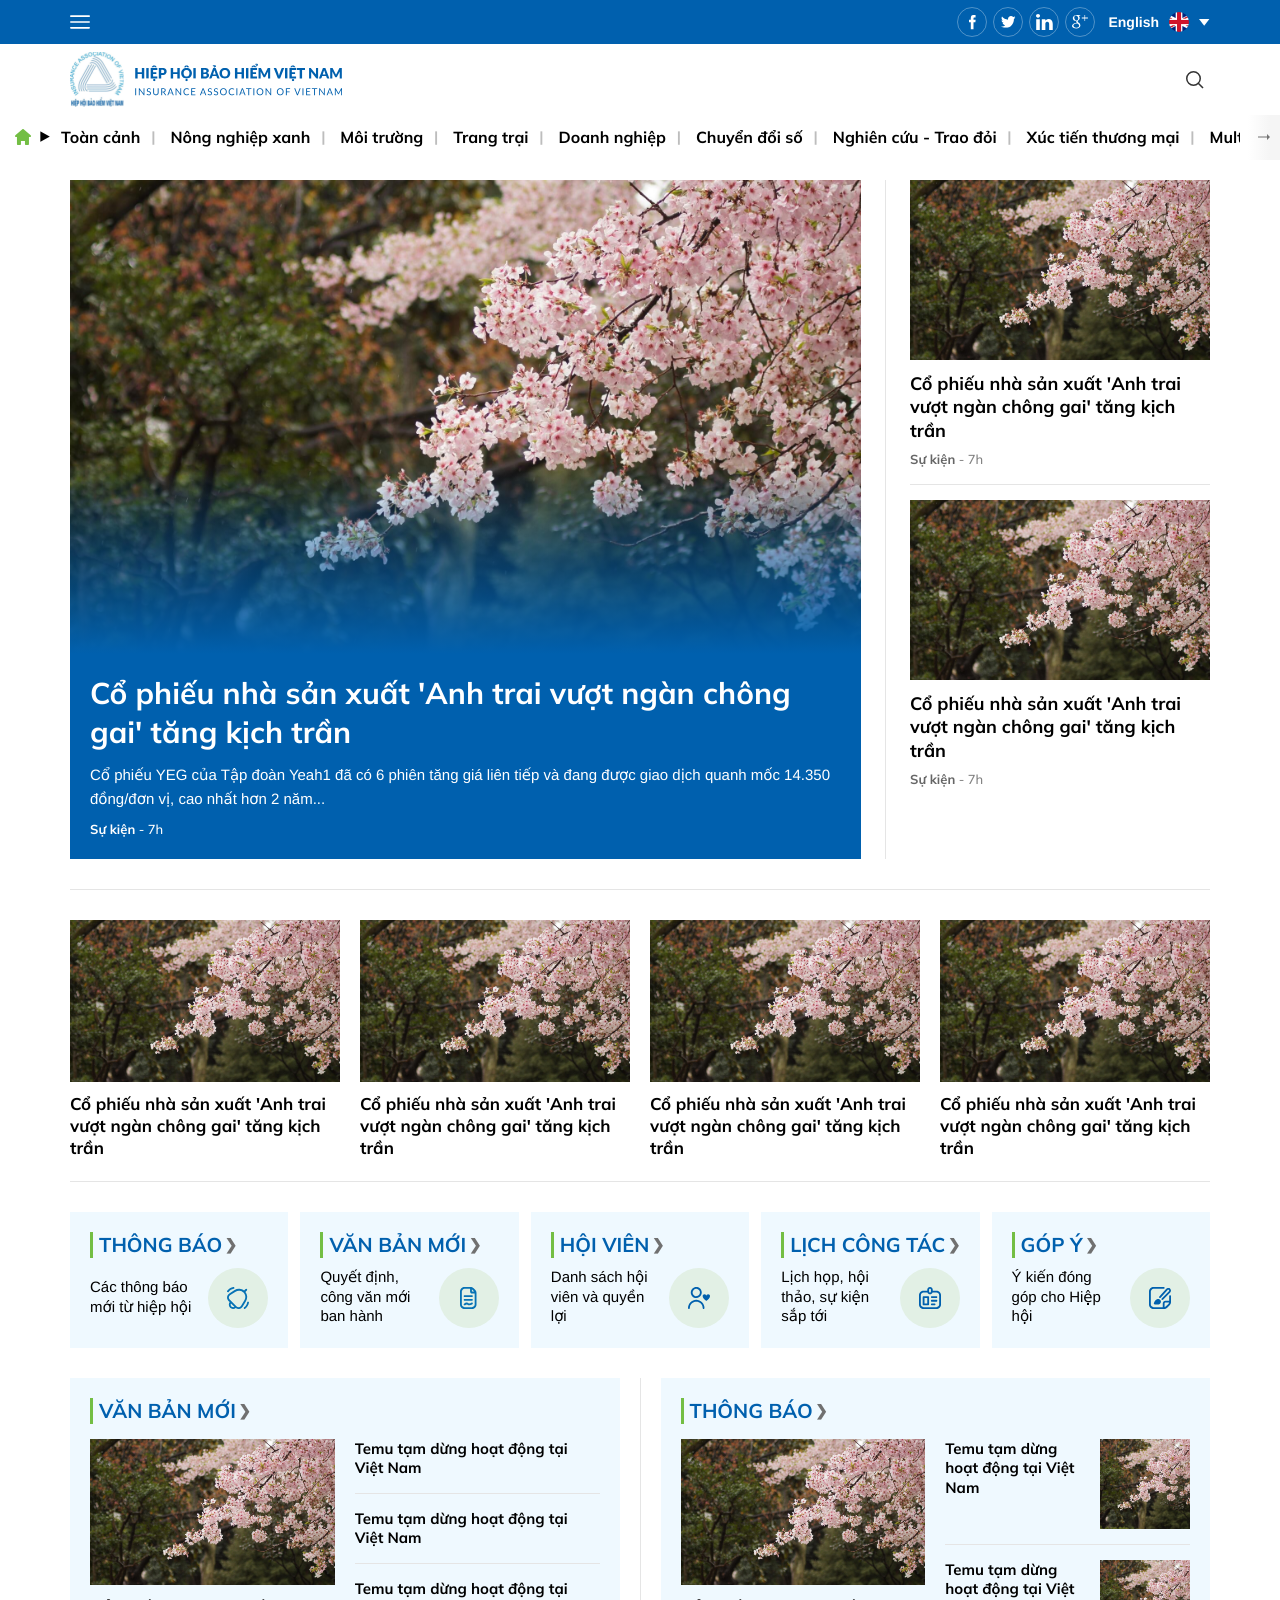
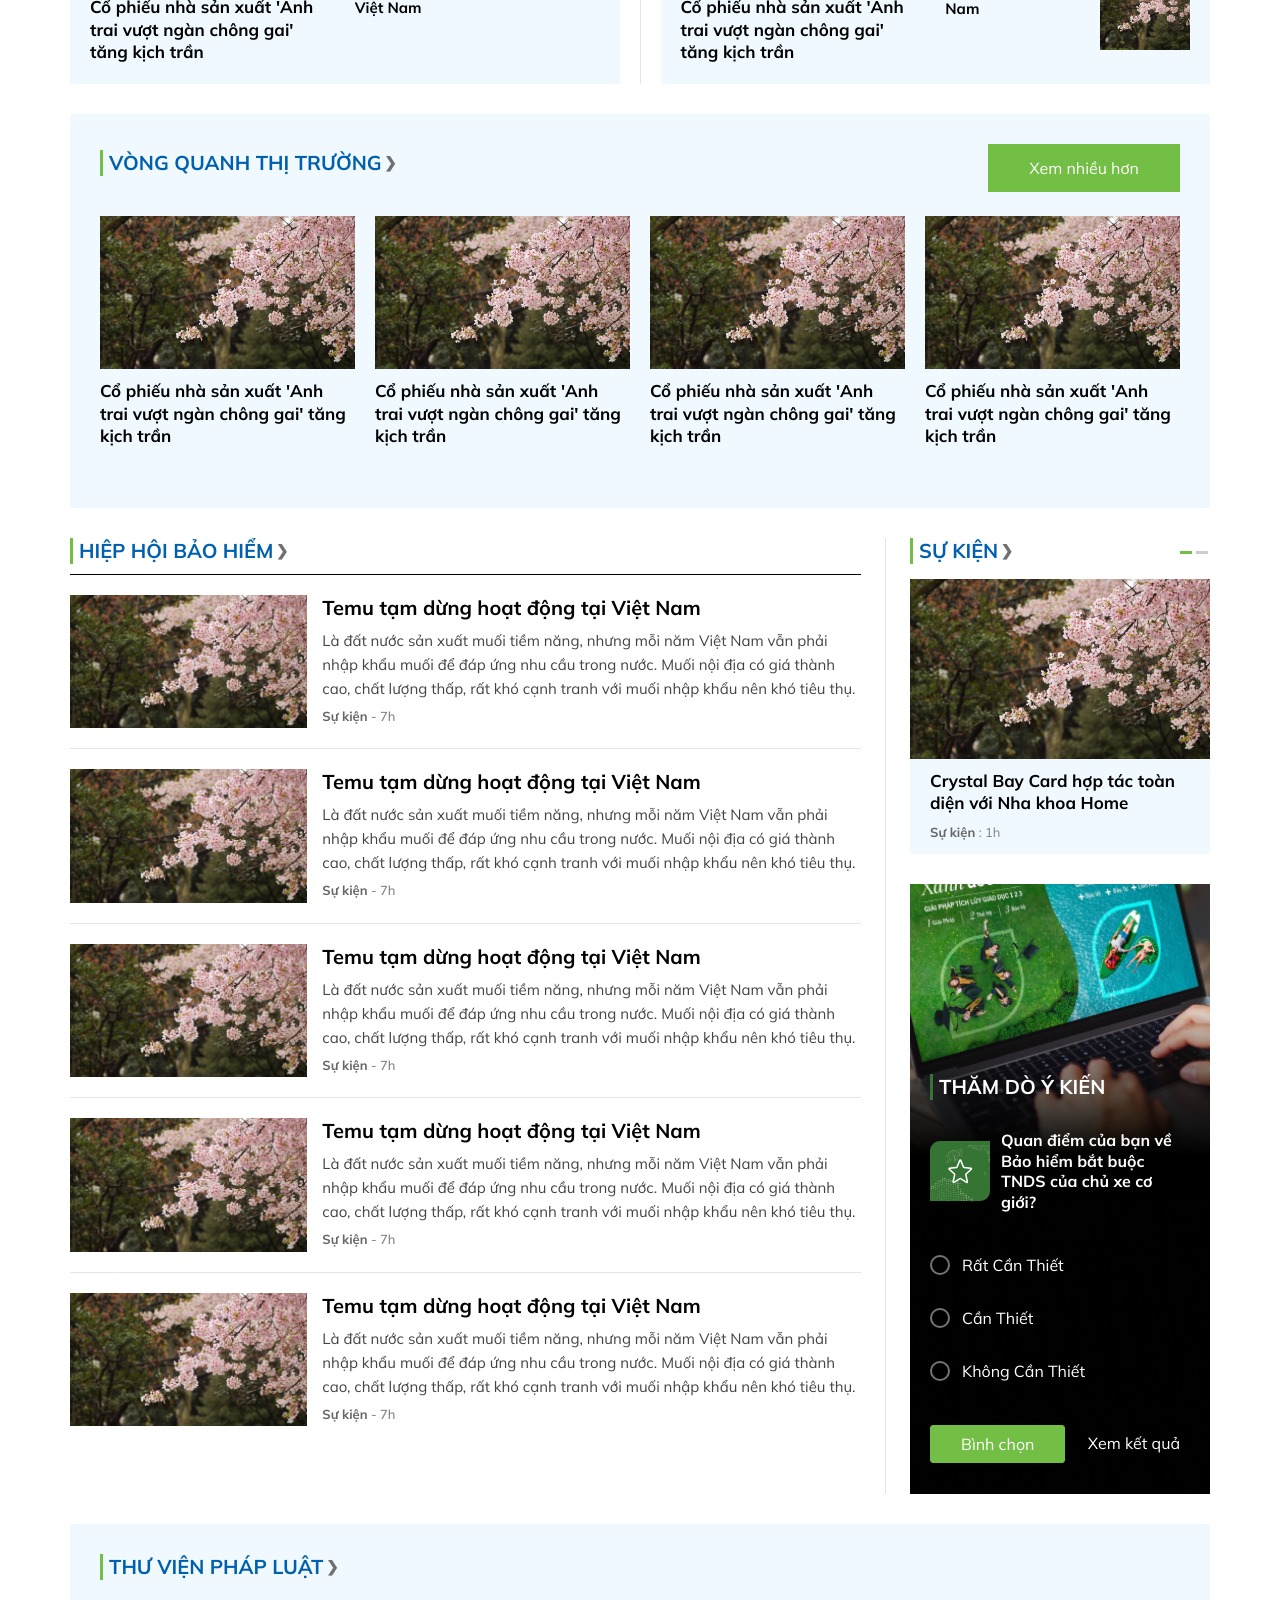
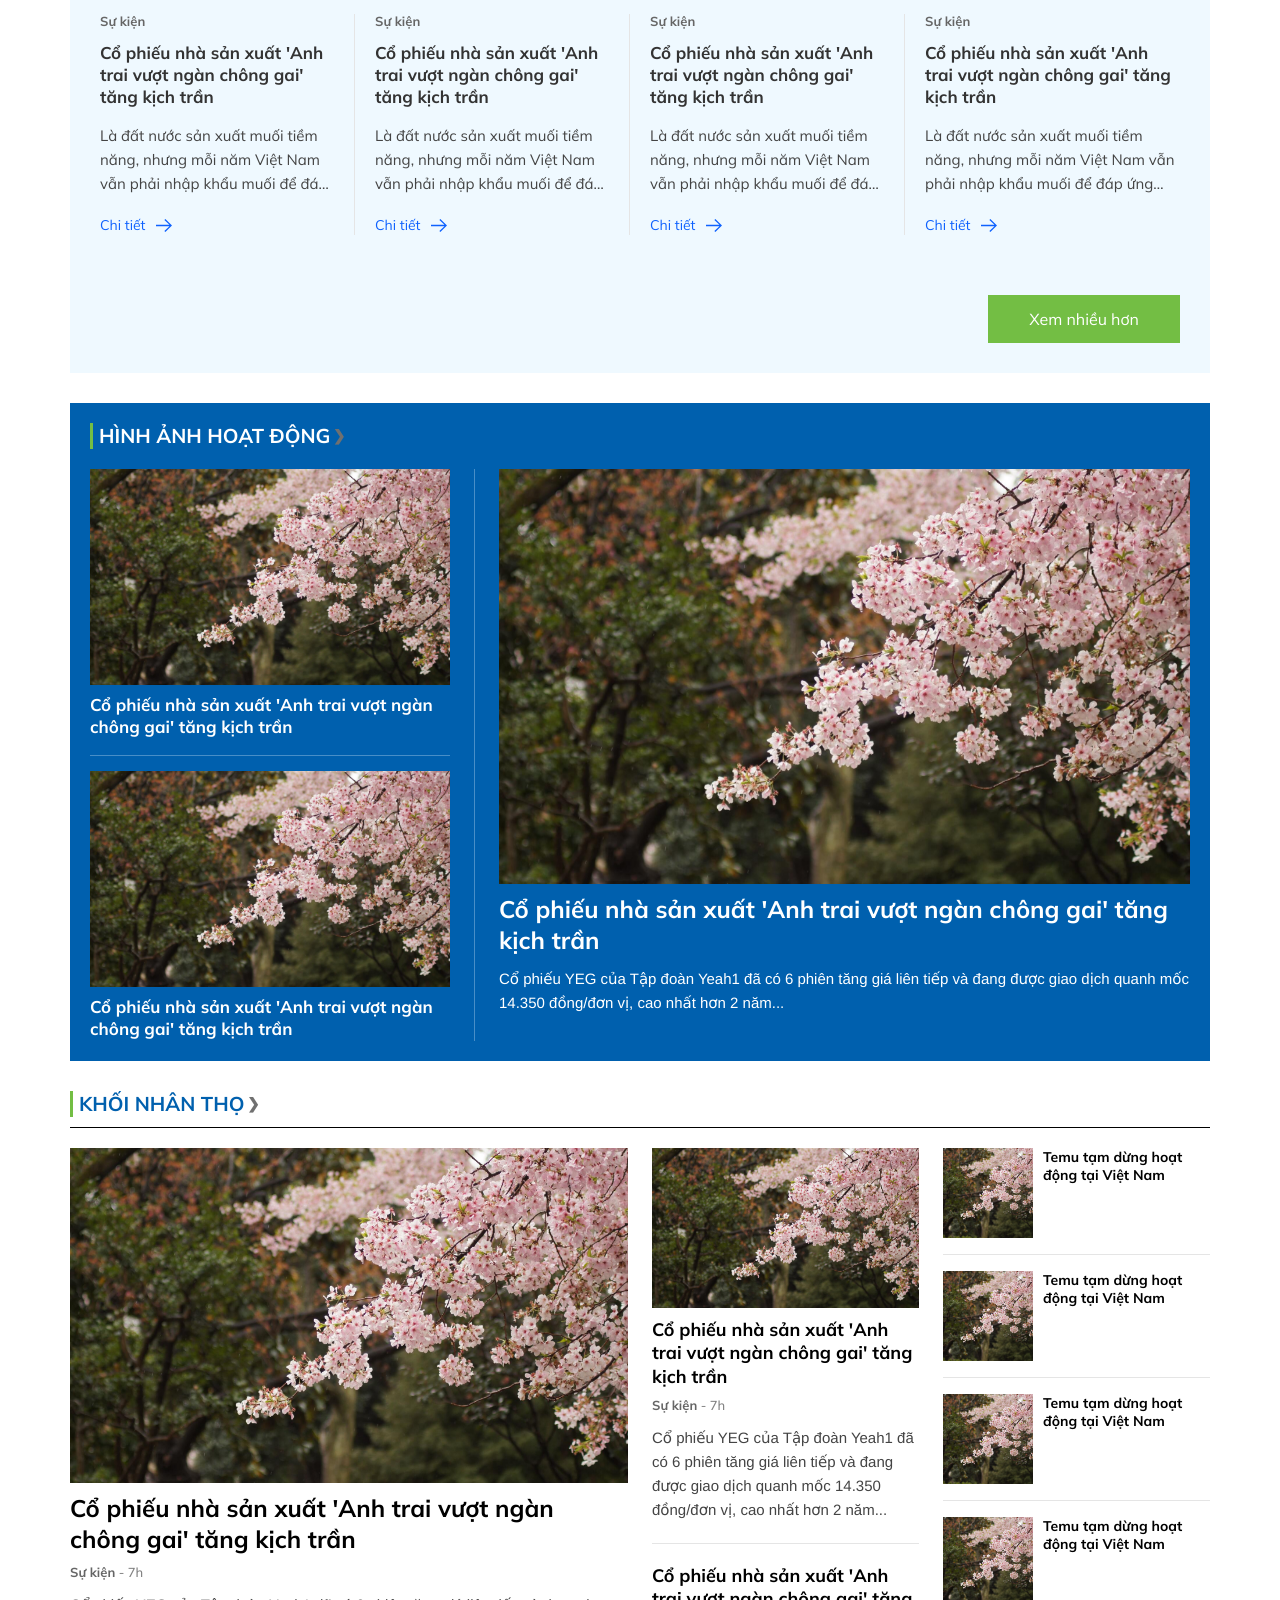
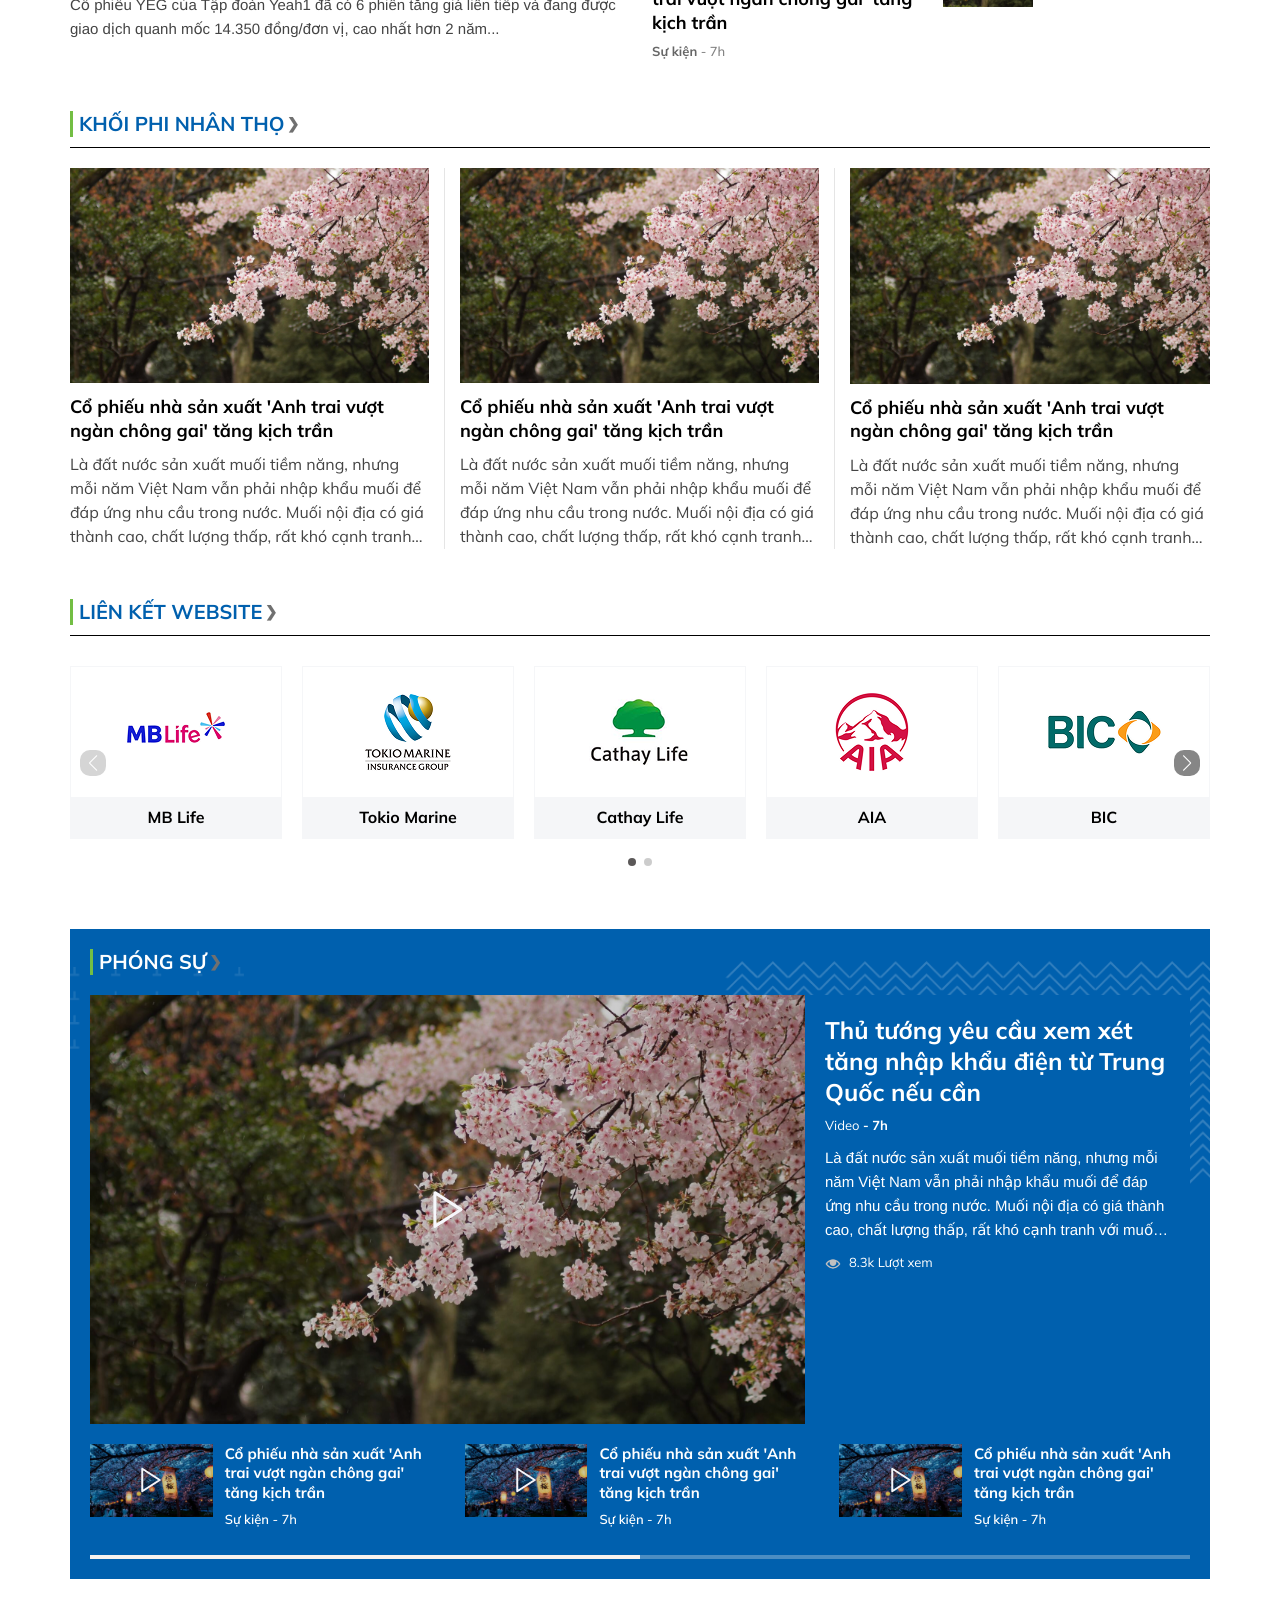
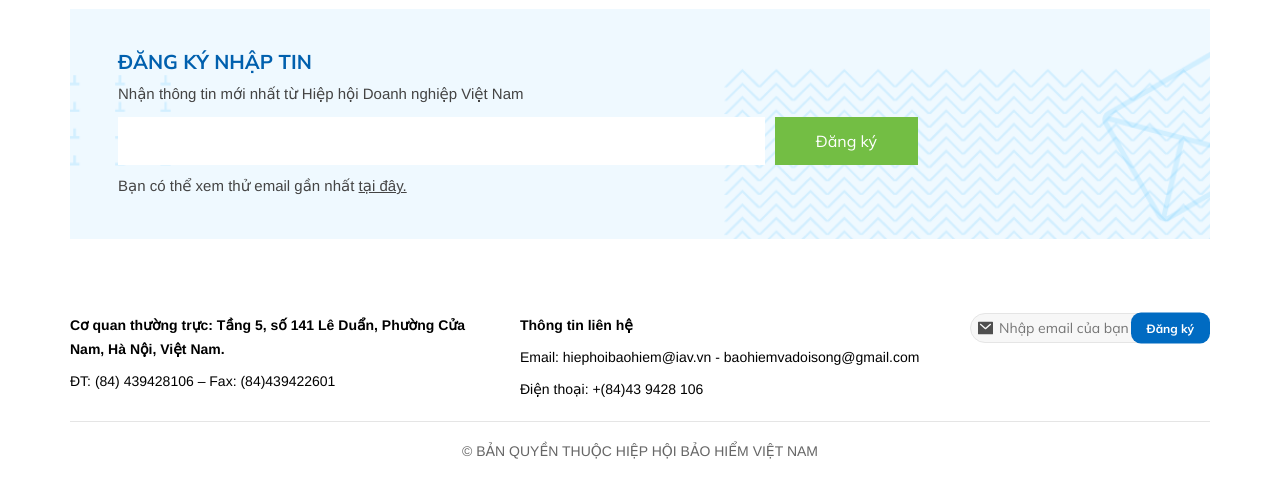
<file: index.html>
<!DOCTYPE html>
<html lang="vi">
    <head>
        <meta charset="UTF-8" />
        <meta http-equiv="X-UA-Compatible" content="IE=edge" />
        <meta name="viewport" content="width=device-width, initial-scale=1.0" />
        <!-- favicon -->
        <link rel="shortcut icon" href="./images/favicon/favicon.ico" type="image/x-icon" />
        <!-- end favicon -->
        <title>Hiệp Hội Bảo Hiểm Việt Nam- Ngôi Nhà Chung Của Các Doanh Nghiệp, Tổ Chức Bảo Hiểm Hoạt Động Tại Việt Nam</title>
        <!-- font -->
        
        <!-- end font -->
        <link rel="stylesheet" href="./lib/swiper/swiper-bundle.min.css" />
        <link rel="stylesheet" href="./css/style.css" />
        <script src="./lib/jquery/jquery-3.7.1.min.js"></script>
    </head>

    <body>
        
        <!-- header -->
        <header id="header" class="header relative z-50 js__stickyHeader">
            <!-- pc -->
            <div class="d-3xl-block d-xl-none">
                <div class="header-desk relative z-10">
                    <!-- center -->
                    <div class="header-desk-center bg-white w-wrapper relative">
                        <!-- bg -->
                        <div class="header-desk-center__bg absolute inset-0">
                            <img src="./images/Header-bg.png" alt="">
                        </div>
                        <!-- end bg -->
                        <div class="header-desk-center__container w-1140 d-3xl-flex items-center py-20 relative">
                            <!-- left -->
                            <div class="left flex-1">
                                <!-- logo -->
                                <div class="logo d-3xl-flex items-center gap-10">
                                    <a href="#" class="logo-img">
                                        <img src="./images/svg/logo.svg" alt="">
                                    </a>
                                    
                                </div>
                                <!-- end logo -->
                            </div>
                            <!-- end left -->
                            
                            <!-- right -->
                            <div class="right flex-0">

                                <!-- right-top -->
                                <div class="right-top d-3xl-flex items-center gap-20 mb-4">
                                    <!-- social -->
                                    <ul class="social d-3xl-flex items-center">
                                        <li class="social-item">
                                            <a href="#" class="social-link">
                                                <img src="./images/svg/fb-blue.svg" loading="lazy" alt="" width="" height="">
                                            </a>
                                        </li>
                                        <li class="social-item">
                                            <a href="#" class="social-link">
                                                <img src="./images/svg/twitter-blue.svg" loading="lazy" alt="" width="" height="">
                                            </a>
                                        </li>
                                        <li class="social-item">
                                            <a href="#" class="social-link">
                                                <img src="./images/svg/linked-blue.svg" loading="lazy" alt="" width="" height="">
                                            </a>
                                        </li>
                                        <li class="social-item">
                                            <a href="#" class="social-link">
                                                <img src="./images/svg/gg+-blue.svg" loading="lazy" alt="" width="" height="">
                                            </a>
                                        </li>
                                    </ul>
                                    <!-- end social -->

                                    <!-- language -->
                                    <div class="language fs-14 js__languageContainer text-gray-33 font-arial fw-400">
                                        <div class="language-default d-3xl-flex items-center js__languageDefault">
                                            <div class="language-default__item d-3xl-flex items-center mr-10 js__languageDefaultText">
                                                <span class="language-text d-3xl-inline mr-10">Tiếng việt</span>
                                                <img src="./images/flag_1.png" class="language-img" alt="">
                                            </div>
                                            <div class="language-down">
                                                <img src="./images/svg/Polygon-down.svg" alt="">
                                            </div>
                                        </div>
                                        <div class="language-list text-white">
                                            <!-- item -->
                                            <div class="language-item d-3xl-flex items-center js__languageItem">
                                                <span class="language-text d-3xl-inline mr-10">Tiếng Việt</span>
                                                <img src="./images/flag_1.png" class="language-img" alt="">
                                            </div>
                                            <!-- end item -->
                                            <!-- item -->
                                            <div class="language-item d-3xl-flex items-center js__languageItem">
                                                <span class="language-text d-3xl-inline mr-10">English</span>
                                                <img src="./images/flag_2.png" class="language-img" alt="">
                                            </div>
                                            <!-- end item -->
                                        </div>
                                    </div>
                                    <!-- end language -->

                                    <!-- sitemap -->
                                    <a href="#" class="sitemap d-3xl-flex items-center">
                                        <!-- text -->
                                        <span class="font-arial fs-14">Sitemap</span>
                                        <!-- end text -->
                                        <div class="flex-0 icon-14 ml-10">
                                            <img src="./images/svg/fi-br-chart-tree.svg" alt="">
                                        </div>
                                    </a>
                                    <!-- end sitemap -->
                                </div>
                                <!-- end right-top -->
                                <!-- search desk -->
                                <div class="search-desk fs-14">
                                    <form action="" class="relative">
                                        <input type="hidden" name="mod" value="archive">
                                        <input type="hidden" name="act" value="search">
                                        <input name="search" type="text" class="search-input fs-14 w-full h-full" placeholder="Tìm kiếm">
                                        <button class="search-btn">
                                            <img src="./images/svg/search-blue.svg" loading="lazy" alt="" width="12" height="12">
                                        </button>
                                    </form>
                                </div>
                                <!-- end search desk -->
                            </div>
                            <!-- end right -->
                            
                        </div>
                    </div>
                    <!-- end center -->

                    <!-- menu -->
                    <div class="header-desk-menu bg-white w-wrapper relative bg-blue-ef">
                        
                        <div class="header-desk-menu__container w-1140 d-3xl-flex items-center justify-between">
                            <!-- navbar -->
                            <nav class="navbar flex-1">
                                <ul class="navbar-wrapper d-3xl-flex items-center justify-between">
                                    <li class="navbar-item flex-0">
                                        <a href="#" class="icon-16">
                                            <img src="./images/svg/Homepage-green.svg" alt="" class="">
                                        </a>
                                    </li>
                                    <!-- item -->
                                    <li class="navbar-item">
                                        <div class="navbar-item__heading d-3xl-flex items-center uppercase fw-600 fs-12">
                                            <a href="#" class="navbar-item__text flex-1 d-3xl-inline-block text-blue-077">Hiệp hội bảo hiểm</a>
                                        </div>
                                        <ul class="navbar-dropdown fs-14 scroll">
                                            <li class="navbar-dropdown__item">
                                                <a href="#" class="navbar-dropdown__link">Trong nước</a>
                                            </li>
                                            <li class="navbar-dropdown__item">
                                                <a href="#" class="navbar-dropdown__link">Quốc tế</a>
                                            </li>
                                            <li class="navbar-dropdown__item">
                                                <a href="#" class="navbar-dropdown__link">Tin phật sự</a>
                                            </li>
                                            <li class="navbar-dropdown__item">
                                                <a href="#" class="navbar-dropdown__link">Tin mới</a>
                                            </li>
                                        </ul>
                                    </li>
                                    <!-- end item -->
                                    <!-- item -->
                                    <li class="navbar-item">
                                        <div class="navbar-item__heading d-3xl-flex items-center uppercase fw-600 fs-12">
                                            <a href="#" class="navbar-item__text flex-1 d-3xl-inline-block text-blue-077">Vòng quanh thị trường</a>
                                        </div>
                                        <ul class="navbar-dropdown fs-14 scroll">
                                            <li class="navbar-dropdown__item">
                                                <a href="#" class="navbar-dropdown__link">Trong nước</a>
                                            </li>
                                            <li class="navbar-dropdown__item">
                                                <a href="#" class="navbar-dropdown__link">Quốc tế</a>
                                            </li>
                                            <li class="navbar-dropdown__item">
                                                <a href="#" class="navbar-dropdown__link">Tin phật sự</a>
                                            </li>
                                            <li class="navbar-dropdown__item">
                                                <a href="#" class="navbar-dropdown__link">Tin mới</a>
                                            </li>
                                        </ul>
                                    </li>
                                    <!-- end item -->
                                    <!-- item -->
                                    <li class="navbar-item">
                                        <div class="navbar-item__heading d-3xl-flex items-center uppercase fw-600 fs-12">
                                            <a href="#" class="navbar-item__text flex-1 d-3xl-inline-block text-blue-077">Khối nhân thọ</a>
                                        </div>
                                        <ul class="navbar-dropdown fs-14 scroll">
                                            <li class="navbar-dropdown__item">
                                                <a href="#" class="navbar-dropdown__link">Trong nước</a>
                                            </li>
                                            <li class="navbar-dropdown__item">
                                                <a href="#" class="navbar-dropdown__link">Quốc tế</a>
                                            </li>
                                            <li class="navbar-dropdown__item">
                                                <a href="#" class="navbar-dropdown__link">Tin phật sự</a>
                                            </li>
                                            <li class="navbar-dropdown__item">
                                                <a href="#" class="navbar-dropdown__link">Tin mới</a>
                                            </li>
                                        </ul>
                                    </li>
                                    <!-- end item -->
                                    <!-- item -->
                                    <li class="navbar-item">
                                        <div class="navbar-item__heading d-3xl-flex items-center uppercase fw-600 fs-12">
                                            <a href="#" class="navbar-item__text flex-1 d-3xl-inline-block text-blue-077">Khối phi nhân thọ</a>
                                        </div>
                                        <ul class="navbar-dropdown fs-14 scroll">
                                            <li class="navbar-dropdown__item">
                                                <a href="#" class="navbar-dropdown__link">Trong nước</a>
                                            </li>
                                            <li class="navbar-dropdown__item">
                                                <a href="#" class="navbar-dropdown__link">Quốc tế</a>
                                            </li>
                                            <li class="navbar-dropdown__item">
                                                <a href="#" class="navbar-dropdown__link">Tin phật sự</a>
                                            </li>
                                            <li class="navbar-dropdown__item">
                                                <a href="#" class="navbar-dropdown__link">Tin mới</a>
                                            </li>
                                        </ul>
                                    </li>
                                    <!-- end item -->
                                    <!-- item -->
                                    <li class="navbar-item">
                                        <div class="navbar-item__heading d-3xl-flex items-center uppercase fw-600 fs-12">
                                            <a href="#" class="navbar-item__text flex-1 d-3xl-inline-block text-blue-077">Quỹ bảo hiểm xe cơ giới</a>
                                        </div>
                                        <ul class="navbar-dropdown fs-14 scroll">
                                            <li class="navbar-dropdown__item">
                                                <a href="#" class="navbar-dropdown__link">Trong nước</a>
                                            </li>
                                            <li class="navbar-dropdown__item">
                                                <a href="#" class="navbar-dropdown__link">Quốc tế</a>
                                            </li>
                                            <li class="navbar-dropdown__item">
                                                <a href="#" class="navbar-dropdown__link">Tin phật sự</a>
                                            </li>
                                            <li class="navbar-dropdown__item">
                                                <a href="#" class="navbar-dropdown__link">Tin mới</a>
                                            </li>
                                        </ul>
                                    </li>
                                    <!-- end item -->
                                    <!-- item -->
                                    <li class="navbar-item">
                                        <div class="navbar-item__heading d-3xl-flex items-center uppercase fw-600 fs-12">
                                            <a href="#" class="navbar-item__text flex-1 d-3xl-inline-block text-blue-077">Thư viện pháp luật</a>
                                        </div>
                                        <ul class="navbar-dropdown fs-14 scroll">
                                            <li class="navbar-dropdown__item">
                                                <a href="#" class="navbar-dropdown__link">Trong nước</a>
                                            </li>
                                            <li class="navbar-dropdown__item">
                                                <a href="#" class="navbar-dropdown__link">Quốc tế</a>
                                            </li>
                                            <li class="navbar-dropdown__item">
                                                <a href="#" class="navbar-dropdown__link">Tin phật sự</a>
                                            </li>
                                            <li class="navbar-dropdown__item">
                                                <a href="#" class="navbar-dropdown__link">Tin mới</a>
                                            </li>
                                        </ul>
                                    </li>
                                    <!-- end item -->
                                    <!-- item -->
                                    <li class="navbar-item">
                                        <div class="navbar-item__heading d-3xl-flex items-center uppercase fw-600 fs-12">
                                            <a href="#" class="navbar-item__text flex-1 d-3xl-inline-block text-blue-077">Tất cả</a>
                                            <div class="navbar-item__icon icon-10 flex-0 ml-4">
                                                <img src="./images/svg/Polygon-down.svg" alt="">
                                            </div>
                                        </div>
                                        <ul class="navbar-dropdown fs-14 scroll">
                                            <li class="navbar-dropdown__item">
                                                <a href="#" class="navbar-dropdown__link">Trong nước</a>
                                            </li>
                                            <li class="navbar-dropdown__item">
                                                <a href="#" class="navbar-dropdown__link">Quốc tế</a>
                                            </li>
                                            <li class="navbar-dropdown__item">
                                                <a href="#" class="navbar-dropdown__link">Tin phật sự</a>
                                            </li>
                                            <li class="navbar-dropdown__item">
                                                <a href="#" class="navbar-dropdown__link">Tin mới</a>
                                            </li>
                                        </ul>
                                    </li>
                                    <!-- end item -->
                                    
                                
                                </ul>
                            </nav>
                            <!-- end navbar -->
                        </div>
                    </div>
                    <!-- end menu -->
                </div>
            </div>
            <!-- end pc -->
             
            <!-- mb -->
            <div class="d-3xl-none d-xl-block">
                <div class="header-mb relative z-10">
                   <!-- top -->
                    <div class="header-mb-top w-wrapper bg-blue-006">
                        <div class="header-mb-top__container w-1140 d-3xl-flex items-center justify-between py-4">
                            <!-- left-->
                            <div class="header-mb-top__left">
                                <!-- submenu -->
                                <div class="sub-menu">
                                    <!-- icon bar -->
                                    <div class="icon-bar js__clickShowMenuMb">
                                        <img src="./images/svg/bar-w.svg" alt="">
                                    </div>
                                    <!-- end icon bar -->
                                    <!-- content -->
                                    <div class="sub-menu__content">
                                        <!-- close -->
                                        <div class="sub-menu__close js__closeSubMenu d-3xl-flex items-center">
                                            <img src="./images/svg/close-gray.svg" alt="">
                                        </div>
                                        <!-- end close -->
            
                                        <div class="sub-menu__container">
                                            <!-- list -->
                                            <div class="sub-menu__list">
                                                <!-- item -->
                                                <div class="sub-menu__item px-20">
                                                    <!-- heading -->
                                                    <div class="heading-sub d-3xl-flex items-center justify-between py-8 text-red-993">
                                                        <h3 class="heading-sub__title fs-14 fw-500 uppercase">
                                                            <a href="#">Tin tức</a>
                                                        </h3>
                                                        <div class="heading-sub__arrow js__dropDown">
                                                            <img src="./images/svg/arrow-down-gray.svg" alt="">
                                                        </div>
                                                    </div>
                                                    <!-- end heading -->
            
                                                    <!-- sub menu list -->
                                                    <ul class="list-sub js__listSubMenu">
                                                        <li class="item-sub">
                                                            <a href="#" class="item-sub__link fs-16">Release Calender</a>
                                                        </li>
                                                        <li class="item-sub">
                                                            <a href="#" class="item-sub__link fs-16">Release Calender</a>
                                                        </li>
                                                        <li class="item-sub">
                                                            <a href="#" class="item-sub__link fs-16">Release Calender</a>
                                                        </li>
                                                    </ul>
                                                    <!-- end sub menu list -->
                                                </div>
                                                <!-- end item -->
                                                <!-- item -->
                                                <div class="sub-menu__item px-20">
                                                    <!-- heading -->
                                                    <div class="heading-sub d-3xl-flex items-center justify-between py-8 text-red-993">
                                                        <h3 class="heading-sub__title fs-14 fw-500 uppercase">
                                                            <a href="#">Tin tức</a>
                                                        </h3>
                                                        <div class="heading-sub__arrow js__dropDown">
                                                            <img src="./images/svg/arrow-down-gray.svg" alt="">
                                                        </div>
                                                    </div>
                                                    <!-- end heading -->
            
                                                    <!-- sub menu list -->
                                                    <ul class="list-sub js__listSubMenu">
                                                        <li class="item-sub">
                                                            <a href="#" class="item-sub__link fs-16">Release Calender</a>
                                                        </li>
                                                        <li class="item-sub">
                                                            <a href="#" class="item-sub__link fs-16">Release Calender</a>
                                                        </li>
                                                        <li class="item-sub">
                                                            <a href="#" class="item-sub__link fs-16">Release Calender</a>
                                                        </li>
                                                    </ul>
                                                    <!-- end sub menu list -->
                                                </div>
                                                <!-- end item -->
                                                <!-- item -->
                                                <div class="sub-menu__item px-20">
                                                    <!-- heading -->
                                                    <div class="heading-sub d-3xl-flex items-center justify-between py-8 text-red-993">
                                                        <h3 class="heading-sub__title fs-14 fw-500 uppercase">
                                                            <a href="#">Tin tức</a>
                                                        </h3>
                                                        <div class="heading-sub__arrow js__dropDown">
                                                            <img src="./images/svg/arrow-down-gray.svg" alt="">
                                                        </div>
                                                    </div>
                                                    <!-- end heading -->
            
                                                    <!-- sub menu list -->
                                                    <ul class="list-sub js__listSubMenu">
                                                        <li class="item-sub">
                                                            <a href="#" class="item-sub__link fs-16">Release Calender</a>
                                                        </li>
                                                        <li class="item-sub">
                                                            <a href="#" class="item-sub__link fs-16">Release Calender</a>
                                                        </li>
                                                        <li class="item-sub">
                                                            <a href="#" class="item-sub__link fs-16">Release Calender</a>
                                                        </li>
                                                    </ul>
                                                    <!-- end sub menu list -->
                                                </div>
                                                <!-- end item -->
                                                
                                                
                                            </div>
                                            <!-- end list -->
                                        </div>
                                    </div>
                                    <!-- end content -->
                                    <div class="overlay js__overlay"></div>
                                </div>
                                <!-- end submenu -->
                            </div>
                            <!-- end left-->

                            <!-- right -->
                            <div class="header-mb-top__right d-3xl-flex items-center gap-10">
                                <!-- social -->
                                <ul class="social d-3xl-flex items-center">
                                    <li class="social-item">
                                        <a href="#" class="social-link">
                                            <img src="./images/svg/fb-w.svg" loading="lazy" alt="" width="" height="">
                                        </a>
                                    </li>
                                    <li class="social-item">
                                        <a href="#" class="social-link">
                                            <img src="./images/svg/twitter-w.svg" loading="lazy" alt="" width="" height="">
                                        </a>
                                    </li>
                                    <li class="social-item">
                                        <a href="#" class="social-link">
                                            <img src="./images/svg/linked-w.svg" loading="lazy" alt="" width="" height="">
                                        </a>
                                    </li>
                                    <li class="social-item">
                                        <a href="#" class="social-link">
                                            <img src="./images/svg/gg+-w.svg" loading="lazy" alt="" width="" height="">
                                        </a>
                                    </li>
                                </ul>
                                <!-- end social -->
    
                                <!-- language -->
                                <div class="language fs-14 js__languageContainer text-white font-arial fw-700">
                                    <div class="language-default d-3xl-flex items-center js__languageDefault">
                                        <div class="language-default__item d-3xl-flex items-center mr-10 js__languageDefaultText">
                                            <span class="language-text d-3xl-inline mr-10">English</span>
                                            <img src="./images/flag_2.png" class="language-img" alt="">
                                        </div>
                                        <div class="language-down">
                                            <img src="./images/svg/polygon-w.svg" alt="">
                                        </div>
                                    </div>
                                    <div class="language-list">
                                        <!-- item -->
                                        <div class="language-item d-3xl-flex items-center js__languageItem">
                                            <span class="language-text d-3xl-inline mr-10">English</span>
                                            <img src="./images/flag_2.png" class="language-img" alt="">
                                        </div>
                                        <!-- end item -->
                                        <!-- item -->
                                        <div class="language-item d-3xl-flex items-center js__languageItem">
                                            <span class="language-text d-3xl-inline mr-10">Tiếng việt</span>
                                            <img src="./images/flag_1.png" class="language-img" alt="">
                                        </div>
                                        <!-- end item -->
                                    </div>
                                </div>
                                <!-- end language -->
                            </div>
                            <!-- end right -->

                        </div>
                    </div>
                    <!-- end top -->
                    <!-- center -->
                    <div class="header-mb-center w-wrapper bg-white py-4">
                        <div class="header-mb-center__container w-1140 d-3xl-flex items-center justify-between py-4">
                            <!-- left -->
                            <div class="left flex-1">
                                <!-- logo -->
                                <div class="logo">
                                    <a href="#" class="logo-img">
                                        <img src="./images/svg/logo.svg" alt="">
                                    </a>
                                </div>
                                <!-- end logo -->
                            </div>
                            <!-- end left -->
                           
                            <!-- right -->
                            <div class="right">
                                <!-- search mb -->
                                <div class="search-mb">
                                    <div class="search-mb__icon js__searchMb">
                                        <img src="./images/svg/search-gray.svg" alt="">
                                    </div>
                                    <!-- form -->
                                    <div class="header-search-mb__form h-60 w-full js__formSearchMb shadow">
                                        <form action="" class="w-full h-full">
                                            <div class="relative w-full h-full">
                                                <input type="text" class="header-search-input w-full h-full p-12 fs-16 js__focusSearchMb" placeholder="Search...">
                                                <div class="header-search-btn absolute h-full d-3xl-flex items-center p-8 js__closeSearchMb icon-16">
                                                    <img src="./images/svg/close-gray.svg" alt="">
                                                </div>
                                            </div>
                                        </form>
                                    </div>
                                    <!-- end form -->
                                </div>
                                <!-- end search mb -->
                            </div>
                            <!-- end right -->
                        </div>
                    </div>
                    <!-- end center -->
                    <!-- navbar menu mb -->
                    <div class="navbar-menu-mb js__navbarMenuMb py-12 pl-15 pr-40 relative">
                        <ul class="navbar-mb js__navbarMb d-3xl-flex items-center fs-16 text-gray-18 fw-700">
                            <li class="navbar-item flex-0">
                                <a href="#" class="">
                                    <img src="./images/svg/Homepage-green.svg" alt="">
                                </a>
                            </li>
                            <li class="navbar-item">
                                <a href="#">Toàn cảnh</a>
                            </li>
                            <li class="navbar-item">
                                <a href="#">Nông nghiệp xanh</a>
                            </li>
                            <li class="navbar-item">
                                <a href="#">Môi trường</a>
                            </li>
                            <li class="navbar-item">
                                <a href="#">Trang trại</a>
                            </li>
                            <li class="navbar-item">
                                <a href="#">Doanh nghiệp</a>
                            </li>
                            <li class="navbar-item">
                                <a href="#">Chuyển đổi số</a>
                            </li>
                            <li class="navbar-item">
                                <a href="#">Nghiên cứu - Trao đỏi</a>
                            </li>
                            <li class="navbar-item">
                                <a href="#">Xúc tiến thương mại</a>
                            </li>
                            <li class="navbar-item">
                                <a href="#">Multimedia</a>
                            </li>
                        </ul>
                        <div class="navbar-scroll-icon js__navbarIcon">
                            <img src="./images/svg/arrow-next-gray-2.svg" alt="">
                        </div>
                    </div>
                    <!-- end navbar menu mb -->
                </div>
            </div>
            <!-- end mb -->

        </header>
        <!-- end header -->
        <!-- main -->
        <main id="main" class="main">

            <!-- desk top -->
            <div class="d-3xl-block d-md-none">
                <!-- primary -->
                <section class="section-primary relative z-10 over-hidden w-wrapper bg-white">
                    <div class="section-primary__container w-1140 w-md-500 py-20 mb-30 border-b-e5">
                        <!-- top -->
                        <div class="section-primary__top block-primary pb-30 mb-30 border-b-e5">
                            <!-- left -->
                            <div class="top-left block-primary__left border-r-e5 pr-24 mr-24 border-r-md-0 pr-md-0 mr-md-0">
                                <!-- article -->
                                <div class="article-large">
                                    <!-- img -->
                                    <div class="article-img over-hidden">
                                        <a href="#" class="ratio-15x9">
                                            <img src="./images/2.jpg" alt="">
                                            <div class="coating-blue"></div>
                                        </a>
                                    </div>
                                    <!-- end img -->
                                    <!-- content -->
                                    <div class="article-content bg-blue-006 p-20">
                                        <h1 class="article-title fs-30 text-white fw-700 lh-130">
                                            <a href="#" class="">Cổ phiếu nhà sản xuất 'Anh trai vượt ngàn chông gai' tăng kịch trần
                                            </a>
                                        </h1>
                                        
                                        <div class="article-des fs-15 font-arial text-white lh-130 mt-12">
                                            <p> Cổ phiếu YEG của Tập đoàn Yeah1 đã có 6 phiên tăng giá liên tiếp và đang được giao dịch quanh mốc 14.350 đồng/đơn vị, cao nhất hơn 2 năm...
                                            </p>
                                        </div>

                                        <a href="#" class="time-public d-3xl-flex items-center fs-13 mt-10">
                                            <span class="d-3xl-inline-block fw-700 text-white">Sự kiện</span>
                                            <span class="d-3xl-inline-block fw-500 text-white">&nbsp;-&nbsp;7h</span>
                                        </a>
                                    </div>
                                    <!-- end content -->
                                </div>
                                <!-- end article -->
                            </div>
                            <!-- end left -->
                            <!-- right -->
                            <div class="top-right block-primary__right">
                                <!-- article list -->
                                <div class="article-list last-article">
                                    <!-- article -->
                                    <div class="article py-15 border-b-e5">
                                        <!-- img -->
                                        <div class="article-img over-hidden">
                                            <a href="#" class="ratio-15x9">
                                                <img src="./images/2.jpg" alt="">
                                            </a>
                                        </div>
                                        <!-- end img -->
                                        <!-- content -->
                                        <div class="article-content pt-12">
                                            <h3 class="article-title fs-18 fw-700 lh-130">
                                                <a href="#" class="">Cổ phiếu nhà sản xuất 'Anh trai vượt ngàn chông gai' tăng kịch trần
                                                </a>
                                            </h3>
                                            <a href="#" class="time-public d-3xl-flex items-center fs-13 mt-10">
                                                <span class="d-3xl-inline-block fw-700 text-gray-66">Sự kiện</span>
                                                <span class="d-3xl-inline-block fw-500 text-gray-82">&nbsp;-&nbsp;7h</span>
                                            </a>
                                        </div>
                                        <!-- end content -->
                                    </div>
                                    <!-- end article -->
                                    <!-- article -->
                                    <div class="article py-15 border-b-e5">
                                        <!-- img -->
                                        <div class="article-img over-hidden">
                                            <a href="#" class="ratio-15x9">
                                                <img src="./images/2.jpg" alt="">
                                            </a>
                                        </div>
                                        <!-- end img -->
                                        <!-- content -->
                                        <div class="article-content pt-12">
                                            <h3 class="article-title fs-18 fw-700 lh-130">
                                                <a href="#" class="">Cổ phiếu nhà sản xuất 'Anh trai vượt ngàn chông gai' tăng kịch trần
                                                </a>
                                            </h3>
                                            <a href="#" class="time-public d-3xl-flex items-center fs-13 mt-10">
                                                <span class="d-3xl-inline-block fw-700 text-gray-66">Sự kiện</span>
                                                <span class="d-3xl-inline-block fw-500 text-gray-82">&nbsp;-&nbsp;7h</span>
                                            </a>
                                        </div>
                                        <!-- end content -->
                                    </div>
                                    <!-- end article -->
                                    
                                </div>
                                <!-- end article list -->
                            </div>
                            <!-- end left -->
                        </div>
                        <!-- end top -->

                        <!-- bot -->
                        <div class="section-primary__bot d-3xl-grid col-4 gap-20 mt-30">
                            <!-- article -->
                            <div class="article">
                                <!-- img -->
                                <div class="article-img over-hidden">
                                    <a href="#" class="ratio-15x9">
                                        <img src="./images/2.jpg" alt="">
                                    </a>
                                </div>
                                <!-- end img -->
                                <!-- content -->
                                <div class="article-content pt-12">
                                    <h3 class="article-title fs-17 fw-700 lh-130">
                                        <a href="#" class="">Cổ phiếu nhà sản xuất 'Anh trai vượt ngàn chông gai' tăng kịch trần
                                        </a>
                                    </h3>
                                    
                                </div>
                                <!-- end content -->
                            </div>
                            <!-- end article -->
                            <!-- article -->
                            <div class="article">
                                <!-- img -->
                                <div class="article-img over-hidden">
                                    <a href="#" class="ratio-15x9">
                                        <img src="./images/2.jpg" alt="">
                                    </a>
                                </div>
                                <!-- end img -->
                                <!-- content -->
                                <div class="article-content pt-12">
                                    <h3 class="article-title fs-17 fw-700 lh-130">
                                        <a href="#" class="">Cổ phiếu nhà sản xuất 'Anh trai vượt ngàn chông gai' tăng kịch trần
                                        </a>
                                    </h3>
                                    
                                </div>
                                <!-- end content -->
                            </div>
                            <!-- end article -->
                            <!-- article -->
                            <div class="article">
                                <!-- img -->
                                <div class="article-img over-hidden">
                                    <a href="#" class="ratio-15x9">
                                        <img src="./images/2.jpg" alt="">
                                    </a>
                                </div>
                                <!-- end img -->
                                <!-- content -->
                                <div class="article-content pt-12">
                                    <h3 class="article-title fs-17 fw-700 lh-130">
                                        <a href="#" class="">Cổ phiếu nhà sản xuất 'Anh trai vượt ngàn chông gai' tăng kịch trần
                                        </a>
                                    </h3>
                                    
                                </div>
                                <!-- end content -->
                            </div>
                            <!-- end article -->
                            <!-- article -->
                            <div class="article">
                                <!-- img -->
                                <div class="article-img over-hidden">
                                    <a href="#" class="ratio-15x9">
                                        <img src="./images/2.jpg" alt="">
                                    </a>
                                </div>
                                <!-- end img -->
                                <!-- content -->
                                <div class="article-content pt-12">
                                    <h3 class="article-title fs-17 fw-700 lh-130">
                                        <a href="#" class="">Cổ phiếu nhà sản xuất 'Anh trai vượt ngàn chông gai' tăng kịch trần
                                        </a>
                                    </h3>
                                    
                                </div>
                                <!-- end content -->
                            </div>
                            <!-- end article -->
                            
                        </div>
                        <!-- end bot -->
                    </div>
                </section>
                <!-- end primary -->

                <!-- secondary -->
                <section class="section-secondary relative z-10 over-hidden w-wrapper">
                    <div class="section-secondary__container w-1140 w-md-500">
                        <!-- content -->
                        <div class="section-secondary__content  d-3xl-grid d-sm-block col-5 col-md-2 gap-12">
                            <!-- col -->
                            <div class="section-secondary__col mb-sm-20 p-20 p-md-12 bg-blue-ef">
                                <!-- heading -->
                                <div class="heading-primary fs-20 uppercase">
                                        <h2 class="heading-one flex-0 fw-700">
                                            <a href="#">Thông báo</a>
                                        </h2>
                                    </div>
                                <!-- end heading -->
                                <!-- article -->
                                <div class="article d-3xl-flex items-center gap-10">
                                    <!-- title -->
                                    <h3 class="article-title fs-15 fw-400 font-arial lh-130 flex-1">
                                        <a href="#">Các thông báo mới từ hiệp hội</a>
                                    </h3>
                                    <!-- end title -->
    
                                    <!-- img -->
                                    <div class="article-img flex-0 w-60px bg-green-e2">
                                        <a href="#" class="">
                                            <img src="./images/svg/icon-1.svg" alt="">
                                        </a>
                                    </div>
                                    <!-- end img -->
                                </div>
                                <!-- end article -->
                            </div>
                            <!-- end col -->
                            <!-- col -->
                            <div class="section-secondary__col mb-sm-20 p-20 p-md-12 bg-blue-ef">
                                <!-- heading -->
                                <div class="heading-primary fs-20 uppercase">
                                        <h2 class="heading-one flex-0 fw-700">
                                            <a href="#">Văn bản mới</a>
                                        </h2>
                                    </div>
                                <!-- end heading -->
                                <!-- article -->
                                <div class="article d-3xl-flex items-center gap-10">
                                    <!-- title -->
                                    <h3 class="article-title fs-15 fw-400 font-arial lh-130 flex-1">
                                        <a href="#">Quyết định, công văn mới ban hành</a>
                                    </h3>
                                    <!-- end title -->
    
                                    <!-- img -->
                                    <div class="article-img flex-0 w-60px bg-green-e2">
                                        <a href="#" class="">
                                            <img src="./images/svg/icon-2.svg" alt="">
                                        </a>
                                    </div>
                                    <!-- end img -->
                                </div>
                                <!-- end article -->
                            </div>
                            <!-- end col -->
                            <!-- col -->
                            <div class="section-secondary__col mb-sm-20 p-20 p-md-12 bg-blue-ef">
                                <!-- heading -->
                                <div class="heading-primary fs-20 uppercase">
                                        <h2 class="heading-one flex-0 fw-700">
                                            <a href="#">Hội viên</a>
                                        </h2>
                                    </div>
                                <!-- end heading -->
                                <!-- article -->
                                <div class="article d-3xl-flex items-center gap-10">
                                    <!-- title -->
                                    <h3 class="article-title fs-15 fw-400 font-arial lh-130 flex-1">
                                        <a href="#">Danh sách hội viên và quyền lợi</a>
                                    </h3>
                                    <!-- end title -->
    
                                    <!-- img -->
                                    <div class="article-img flex-0 w-60px bg-green-e2">
                                        <a href="#" class="">
                                            <img src="./images/svg/icon-3.svg" alt="">
                                        </a>
                                    </div>
                                    <!-- end img -->
                                </div>
                                <!-- end article -->
                            </div>
                            <!-- end col -->
                            <!-- col -->
                            <div class="section-secondary__col mb-sm-20 p-20 p-md-12 bg-blue-ef">
                                <!-- heading -->
                                <div class="heading-primary fs-20 uppercase">
                                        <h2 class="heading-one flex-0 fw-700">
                                            <a href="#">Lịch công tác</a>
                                        </h2>
                                    </div>
                                <!-- end heading -->
                                <!-- article -->
                                <div class="article d-3xl-flex items-center gap-10">
                                    <!-- title -->
                                    <h3 class="article-title fs-15 fw-400 font-arial lh-130 flex-1">
                                        <a href="#">Lịch họp, hội thảo, sự kiện sắp tới</a>
                                    </h3>
                                    <!-- end title -->
    
                                    <!-- img -->
                                    <div class="article-img flex-0 w-60px bg-green-e2">
                                        <a href="#" class="">
                                            <img src="./images/svg/icon-4.svg" alt="">
                                        </a>
                                    </div>
                                    <!-- end img -->
                                </div>
                                <!-- end article -->
                            </div>
                            <!-- end col -->
                            <!-- col -->
                            <div class="section-secondary__col mb-sm-20 p-20 p-md-12 bg-blue-ef">
                                <!-- heading -->
                                <div class="heading-primary fs-20 uppercase">
                                        <h2 class="heading-one flex-0 fw-700">
                                            <a href="#">Góp ý</a>
                                        </h2>
                                    </div>
                                <!-- end heading -->
                                <!-- article -->
                                <div class="article d-3xl-flex items-center gap-10">
                                    <!-- title -->
                                    <h3 class="article-title fs-15 fw-400 font-arial lh-130 flex-1">
                                        <a href="#">Ý kiến đóng góp cho Hiệp hội</a>
                                    </h3>
                                    <!-- end title -->
    
                                    <!-- img -->
                                    <div class="article-img flex-0 w-60px bg-green-e2">
                                        <a href="#" class="">
                                            <img src="./images/svg/icon-5.svg" alt="">
                                        </a>
                                    </div>
                                    <!-- end img -->
                                </div>
                                <!-- end article -->
                            </div>
                            <!-- end col -->
                           
                        </div>
                        <!-- end content -->
                    </div>
                </section>
                <!-- end secondary -->

                <!-- tertinary -->
                <section class="section-tertinary relative z-10 over-hidden w-wrapper bg-white">
                    <div class="section-tertinary__container w-1140 w-md-500 py-30">
                        <!-- content -->
                        <div class="section-tertinary__content d-3xl-flex d-md-block">
                            <!-- left -->
                            <div class="section-tertinary__left flex-1 border-r-e5 border-r-md-0 pr-20 pr-md-0">
                                <!-- box five -->
                                <div class="box-five bg-blue-ef p-20 p-md-15">
                                    <!-- heading -->
                                    <div class="box-five__heading">
                                        <div class="heading-primary fs-20 uppercase">
                                            <h2 class="heading-one flex-0 fw-700">
                                                <a href="#">Văn bản mới</a>
                                            </h2>
                                        </div>
                                    </div>
                                    <!-- end heading -->

                                    <!-- content -->
                                    <div class="box-five__content mt-15 d-3xl-flex d-md-block gap-20">
                                        <!-- large -->
                                        <div class="article-large flex-1">
                                            <!-- img -->
                                            <div class="article-img">
                                                <a href="#" class="ratio-15x9">
                                                    <img src="./images/2.jpg" alt="">
                                                </a>
                                            </div>
                                            <!-- end img -->
                                            <!-- content -->
                                            <div class="article-content pt-12">
                                                <h3 class="article-title fs-17 fw-700 lh-130">
                                                    <a href="#" class="">Cổ phiếu nhà sản xuất 'Anh trai vượt ngàn chông gai' tăng kịch trần
                                                    </a>
                                                </h3>
                                            </div>
                                            <!-- end content -->
                                        </div>
                                        <!-- end large -->

                                        <!-- smalls -->
                                        <div class="article-smalls last-article flex-1">
                                            <!-- article -->
                                            <div class="article py-15 border-b-e5">
                                                <!-- content -->
                                                <div class="article-content flex-1">
                                                    <h3 class="article-title fs-15 fw-700 lh-130">
                                                        <a href="#" class="fix-text3">Temu tạm dừng hoạt động tại Việt Nam
                                                        </a>
                                                    </h3>
                                                </div>
                                                <!-- end content -->
                                            </div>
                                            <!-- end article -->
                                            <!-- article -->
                                            <div class="article py-15 border-b-e5">
                                                <!-- content -->
                                                <div class="article-content flex-1">
                                                    <h3 class="article-title fs-15 fw-700 lh-130">
                                                        <a href="#" class="fix-text3">Temu tạm dừng hoạt động tại Việt Nam
                                                        </a>
                                                    </h3>
                                                </div>
                                                <!-- end content -->
                                            </div>
                                            <!-- end article -->
                                            <!-- article -->
                                            <div class="article py-15 border-b-e5">
                                                <!-- content -->
                                                <div class="article-content flex-1">
                                                    <h3 class="article-title fs-15 fw-700 lh-130">
                                                        <a href="#" class="fix-text3">Temu tạm dừng hoạt động tại Việt Nam
                                                        </a>
                                                    </h3>
                                                </div>
                                                <!-- end content -->
                                            </div>
                                            <!-- end article -->
                                        </div>
                                        <!-- end smalls -->
                                    </div>
                                    <!-- end content -->
                                </div>
                                <!-- end box five -->
                            </div>
                            <!-- end left -->
                            <!-- right -->
                            <div class="section-tertinary__right flex-1 pl-20 pl-md-0">
                                <!-- box six -->
                                <div class="box-six bg-blue-ef p-20 p-md-15">
                                    <!-- heading -->
                                    <div class="box-six__heading">
                                        <div class="heading-primary fs-20 uppercase">
                                            <h2 class="heading-one flex-0 fw-700">
                                                <a href="#">Thông báo</a>
                                            </h2>
                                        </div>
                                    </div>
                                    <!-- end heading -->

                                    <!-- content -->
                                    <div class="box-six__content mt-15 d-3xl-flex d-md-block gap-20">
                                        <!-- large -->
                                        <div class="article-large flex-1">
                                            <!-- img -->
                                            <div class="article-img">
                                                <a href="#" class="ratio-15x9">
                                                    <img src="./images/2.jpg" alt="">
                                                </a>
                                            </div>
                                            <!-- end img -->
                                            <!-- content -->
                                            <div class="article-content pt-12">
                                                <h3 class="article-title fs-17 fw-700 lh-130">
                                                    <a href="#" class="">Cổ phiếu nhà sản xuất 'Anh trai vượt ngàn chông gai' tăng kịch trần
                                                    </a>
                                                </h3>
                                            </div>
                                            <!-- end content -->
                                        </div>
                                        <!-- end large -->

                                        <!-- smalls -->
                                        <div class="article-smalls last-article flex-1">
                                            <!-- article -->
                                            <div class="article d-3xl-flex py-15 border-b-e5">
                                                <!-- content -->
                                                <div class="article-content flex-1 pr-10">
                                                    <h3 class="article-title fs-15 fw-700 lh-130">
                                                        <a href="#" class="fix-text3">Temu tạm dừng hoạt động tại Việt Nam
                                                        </a>
                                                    </h3>
                                                </div>
                                                <!-- end content -->
                                                <!-- img -->
                                                <div class="article-img flex-0 w-90px">
                                                    <a href="#" class="ratio-1x1">
                                                        <img src="./images/2.jpg" alt="">
                                                    </a>
                                                </div>
                                                <!-- end img -->
                                            </div>
                                            <!-- end article -->
                                            <!-- article -->
                                            <div class="article d-3xl-flex py-15 border-b-e5">
                                                <!-- content -->
                                                <div class="article-content flex-1 pr-10">
                                                    <h3 class="article-title fs-15 fw-700 lh-130">
                                                        <a href="#" class="fix-text3">Temu tạm dừng hoạt động tại Việt Nam
                                                        </a>
                                                    </h3>
                                                </div>
                                                <!-- end content -->
                                                <!-- img -->
                                                <div class="article-img flex-0 w-90px">
                                                    <a href="#" class="ratio-1x1">
                                                        <img src="./images/2.jpg" alt="">
                                                    </a>
                                                </div>
                                                <!-- end img -->
                                            </div>
                                            <!-- end article -->
                                        </div>
                                        <!-- end smalls -->
                                    </div>
                                    <!-- end content -->
                                </div>
                                <!-- end box six -->
                            </div>
                            <!-- end right -->
                        </div>
                        <!-- end content -->
                    </div>
                </section>
                <!-- end tertinary -->

                <!-- quaternary -->
                <section class="section-quaternary relative z-10 over-hidden w-wrapper">
                    <div class="section-quaternary__container w-1140 bg-blue-ef p-30">
                        <!-- heading -->
                        <div class="section-quaternary__heading d-3xl-flex d-md-block items-center justify-between gap-20">
                            <div class="heading-primary fs-20 uppercase">
                                <h2 class="heading-one flex-0 fw-700">
                                    <a href="#">Vòng quanh thị trường</a>
                                </h2>
                            </div>
                            <a href="#" class="btn d-md-none">Xem nhiều hơn</a>
                        </div>
                        <!-- end heading -->

                        <!-- content -->
                        <div class="section-quaternary__content mt-24">
                            <!-- slide -->
                            <div class="section-quaternary__slide pb-30 swiper-button-primary same-height pagi-tertiary w-full relative js__fourSlidesContainer">
                                <div class="swiper js__fourSlide">
                                    <div class="swiper-wrapper">
                                        <!-- slide -->
                                        <div class="swiper-slide">
                                            <!-- article -->
                                            <div class="article">
                                                <!-- img -->
                                                <div class="article-img over-hidden">
                                                    <a href="#" class="ratio-15x9">
                                                        <img src="./images/2.jpg" alt="">
                                                    </a>
                                                </div>
                                                <!-- end img -->
                                                <!-- content -->
                                                <div class="article-content pt-12">
                                                    <h3 class="article-title fs-17 fw-700 lh-130">
                                                        <a href="#" class="">Cổ phiếu nhà sản xuất 'Anh trai vượt ngàn chông gai' tăng kịch trần
                                                        </a>
                                                    </h3>
                                                    
                                                </div>
                                                <!-- end content -->
                                            </div>
                                            <!-- end article -->
                                        </div>
                                        <!-- end slide -->
                                        <!-- slide -->
                                        <div class="swiper-slide">
                                            <!-- article -->
                                            <div class="article">
                                                <!-- img -->
                                                <div class="article-img over-hidden">
                                                    <a href="#" class="ratio-15x9">
                                                        <img src="./images/2.jpg" alt="">
                                                    </a>
                                                </div>
                                                <!-- end img -->
                                                <!-- content -->
                                                <div class="article-content pt-12">
                                                    <h3 class="article-title fs-17 fw-700 lh-130">
                                                        <a href="#" class="">Cổ phiếu nhà sản xuất 'Anh trai vượt ngàn chông gai' tăng kịch trần
                                                        </a>
                                                    </h3>
                                                    
                                                </div>
                                                <!-- end content -->
                                            </div>
                                            <!-- end article -->
                                        </div>
                                        <!-- end slide -->
                                        <!-- slide -->
                                        <div class="swiper-slide">
                                            <!-- article -->
                                            <div class="article">
                                                <!-- img -->
                                                <div class="article-img over-hidden">
                                                    <a href="#" class="ratio-15x9">
                                                        <img src="./images/2.jpg" alt="">
                                                    </a>
                                                </div>
                                                <!-- end img -->
                                                <!-- content -->
                                                <div class="article-content pt-12">
                                                    <h3 class="article-title fs-17 fw-700 lh-130">
                                                        <a href="#" class="">Cổ phiếu nhà sản xuất 'Anh trai vượt ngàn chông gai' tăng kịch trần
                                                        </a>
                                                    </h3>
                                                    
                                                </div>
                                                <!-- end content -->
                                            </div>
                                            <!-- end article -->
                                        </div>
                                        <!-- end slide -->
                                        <!-- slide -->
                                        <div class="swiper-slide">
                                            <!-- article -->
                                            <div class="article">
                                                <!-- img -->
                                                <div class="article-img over-hidden">
                                                    <a href="#" class="ratio-15x9">
                                                        <img src="./images/2.jpg" alt="">
                                                    </a>
                                                </div>
                                                <!-- end img -->
                                                <!-- content -->
                                                <div class="article-content pt-12">
                                                    <h3 class="article-title fs-17 fw-700 lh-130">
                                                        <a href="#" class="">Cổ phiếu nhà sản xuất 'Anh trai vượt ngàn chông gai' tăng kịch trần
                                                        </a>
                                                    </h3>
                                                    
                                                </div>
                                                <!-- end content -->
                                            </div>
                                            <!-- end article -->
                                        </div>
                                        <!-- end slide -->
                                    </div>
                                </div>
                                <div class="swiper-button-next"></div>
                                <div class="swiper-button-prev"></div>
                                <div class="swiper-pagination"></div>
                            </div>
                            <!-- end slide -->
                        </div>
                        <!-- end content -->

                        <!-- see more  -->
                        <div class="d-3xl-none d-md-flex items-center justify-center mt-24">
                            <a href="#" class="btn-secondary">Xem nhiều hơn</a>
                        </div>
                        <!-- end see more  -->
                    </div>
                </section>
                <!-- end quaternary -->
    
                <!-- quinary -->
                <section class="section-quinary relative z-10 over-hidden w-wrapper">
                    <div class="section-quinary__container w-1140 w-md-500 py-30">
                        <!-- content -->
                        <div class="section-quinary__content block-primary">
                            <!-- left -->
                            <div class="section-quinary__left block-primary__left border-r-e5 pr-24 mr-24 border-r-md-0 pr-md-0 mr-md-0">
                                <!-- heading -->
                                <div class="section-quinary__heading border-b-00 mb-20">
                                    <div class="heading-primary fs-20 uppercase">
                                        <h2 class="heading-one flex-0 fw-700">
                                            <a href="#">Hiệp hội bảo hiểm</a>
                                        </h2>
                                    </div>
                                </div>
                                <!-- end heading -->
                                <!-- article list -->
                                <div class="article-list last-article mt-20">
                                    <!-- article -->
                                    <div class="article d-3xl-flex py-20 border-b-e5">
                                        <!-- img -->
                                        <div class="article-img flex-0 w-30 over-hidden">
                                            <a href="#" class="image-wrapper over-hidden">
                                                <img src="./images/2.jpg" alt="">
                                            </a>
                                        </div>
                                        <!-- end img -->
                                        <!-- content -->
                                        <div class="article-content flex-1 pl-15">
                                            <h3 class="article-title fs-20 fw-700 lh-130">
                                                <a href="#" class="fix-text3">Temu tạm dừng hoạt động tại Việt Nam
                                                </a>
                                            </h3>
                                            <div class="article-des fs-15 text-gray-44 lh-130 mt-8">
                                                <p class="fix-text3"> Là đất nước sản xuất muối tiềm năng, nhưng mỗi năm Việt Nam vẫn phải nhập khẩu muối để đáp ứng nhu cầu trong nước. Muối nội địa có giá thành cao, chất lượng thấp, rất khó cạnh tranh với muối nhập khẩu nên khó tiêu thụ.</p>
                                            </div>
                                            <a href="#" class="time-public d-3xl-flex items-center fs-13 mt-8">
                                                <span class="d-3xl-inline-block fw-700 text-gray-66">Sự kiện</span>
                                                <span class="d-3xl-inline-block fw-500 text-gray-82">&nbsp;-&nbsp;7h</span>
                                            </a>
                                        </div>
                                        <!-- end content -->
                                    </div>
                                    <!-- end article -->
                                    <!-- article -->
                                    <div class="article d-3xl-flex py-20 border-b-e5">
                                        <!-- img -->
                                        <div class="article-img flex-0 w-30 over-hidden">
                                            <a href="#" class="image-wrapper over-hidden">
                                                <img src="./images/2.jpg" alt="">
                                            </a>
                                        </div>
                                        <!-- end img -->
                                        <!-- content -->
                                        <div class="article-content flex-1 pl-15">
                                            <h3 class="article-title fs-20 fw-700 lh-130">
                                                <a href="#" class="fix-text3">Temu tạm dừng hoạt động tại Việt Nam
                                                </a>
                                            </h3>
                                            <div class="article-des fs-15 text-gray-44 lh-130 mt-8">
                                                <p class="fix-text3"> Là đất nước sản xuất muối tiềm năng, nhưng mỗi năm Việt Nam vẫn phải nhập khẩu muối để đáp ứng nhu cầu trong nước. Muối nội địa có giá thành cao, chất lượng thấp, rất khó cạnh tranh với muối nhập khẩu nên khó tiêu thụ.</p>
                                            </div>
                                            <a href="#" class="time-public d-3xl-flex items-center fs-13 mt-8">
                                                <span class="d-3xl-inline-block fw-700 text-gray-66">Sự kiện</span>
                                                <span class="d-3xl-inline-block fw-500 text-gray-82">&nbsp;-&nbsp;7h</span>
                                            </a>
                                        </div>
                                        <!-- end content -->
                                    </div>
                                    <!-- end article -->
                                    <!-- article -->
                                    <div class="article d-3xl-flex py-20 border-b-e5">
                                        <!-- img -->
                                        <div class="article-img flex-0 w-30 over-hidden">
                                            <a href="#" class="image-wrapper over-hidden">
                                                <img src="./images/2.jpg" alt="">
                                            </a>
                                        </div>
                                        <!-- end img -->
                                        <!-- content -->
                                        <div class="article-content flex-1 pl-15">
                                            <h3 class="article-title fs-20 fw-700 lh-130">
                                                <a href="#" class="fix-text3">Temu tạm dừng hoạt động tại Việt Nam
                                                </a>
                                            </h3>
                                            <div class="article-des fs-15 text-gray-44 lh-130 mt-8">
                                                <p class="fix-text3"> Là đất nước sản xuất muối tiềm năng, nhưng mỗi năm Việt Nam vẫn phải nhập khẩu muối để đáp ứng nhu cầu trong nước. Muối nội địa có giá thành cao, chất lượng thấp, rất khó cạnh tranh với muối nhập khẩu nên khó tiêu thụ.</p>
                                            </div>
                                            <a href="#" class="time-public d-3xl-flex items-center fs-13 mt-8">
                                                <span class="d-3xl-inline-block fw-700 text-gray-66">Sự kiện</span>
                                                <span class="d-3xl-inline-block fw-500 text-gray-82">&nbsp;-&nbsp;7h</span>
                                            </a>
                                        </div>
                                        <!-- end content -->
                                    </div>
                                    <!-- end article -->
                                    <!-- article -->
                                    <div class="article d-3xl-flex py-20 border-b-e5">
                                        <!-- img -->
                                        <div class="article-img flex-0 w-30 over-hidden">
                                            <a href="#" class="image-wrapper over-hidden">
                                                <img src="./images/2.jpg" alt="">
                                            </a>
                                        </div>
                                        <!-- end img -->
                                        <!-- content -->
                                        <div class="article-content flex-1 pl-15">
                                            <h3 class="article-title fs-20 fw-700 lh-130">
                                                <a href="#" class="fix-text3">Temu tạm dừng hoạt động tại Việt Nam
                                                </a>
                                            </h3>
                                            <div class="article-des fs-15 text-gray-44 lh-130 mt-8">
                                                <p class="fix-text3"> Là đất nước sản xuất muối tiềm năng, nhưng mỗi năm Việt Nam vẫn phải nhập khẩu muối để đáp ứng nhu cầu trong nước. Muối nội địa có giá thành cao, chất lượng thấp, rất khó cạnh tranh với muối nhập khẩu nên khó tiêu thụ.</p>
                                            </div>
                                            <a href="#" class="time-public d-3xl-flex items-center fs-13 mt-8">
                                                <span class="d-3xl-inline-block fw-700 text-gray-66">Sự kiện</span>
                                                <span class="d-3xl-inline-block fw-500 text-gray-82">&nbsp;-&nbsp;7h</span>
                                            </a>
                                        </div>
                                        <!-- end content -->
                                    </div>
                                    <!-- end article -->
                                    <!-- article -->
                                    <div class="article d-3xl-flex py-20 border-b-e5">
                                        <!-- img -->
                                        <div class="article-img flex-0 w-30 over-hidden">
                                            <a href="#" class="image-wrapper over-hidden">
                                                <img src="./images/2.jpg" alt="">
                                            </a>
                                        </div>
                                        <!-- end img -->
                                        <!-- content -->
                                        <div class="article-content flex-1 pl-15">
                                            <h3 class="article-title fs-20 fw-700 lh-130">
                                                <a href="#" class="fix-text3">Temu tạm dừng hoạt động tại Việt Nam
                                                </a>
                                            </h3>
                                            <div class="article-des fs-15 text-gray-44 lh-130 mt-8">
                                                <p class="fix-text3"> Là đất nước sản xuất muối tiềm năng, nhưng mỗi năm Việt Nam vẫn phải nhập khẩu muối để đáp ứng nhu cầu trong nước. Muối nội địa có giá thành cao, chất lượng thấp, rất khó cạnh tranh với muối nhập khẩu nên khó tiêu thụ.</p>
                                            </div>
                                            <a href="#" class="time-public d-3xl-flex items-center fs-13 mt-8">
                                                <span class="d-3xl-inline-block fw-700 text-gray-66">Sự kiện</span>
                                                <span class="d-3xl-inline-block fw-500 text-gray-82">&nbsp;-&nbsp;7h</span>
                                            </a>
                                        </div>
                                        <!-- end content -->
                                    </div>
                                    <!-- end article -->
                                    
                                </div>
                                <!-- end article list -->
                            </div>
                            <!-- end left -->
                            <!-- right -->
                            <div class="section-quinary__right block-primary__right">
                                <!-- box one -->
                                <div class="box-one pagi-primary relative mb-30">
                                    <!-- heading -->
                                    <div class="heading-primary fs-20 uppercase">
                                        <h2 class="heading-one flex-0 fw-700">
                                            <a href="#">Sự kiện</a>
                                        </h2>
                                    </div>
                                    <!-- end heading -->
                                    <!-- list -->
                                    <div class="box-one__list mt-15 js__oneSlidesContainer">
                                        <div class="swiper js__oneSlide">
                                            <div class="swiper-wrapper">
                                                <!-- slide -->
                                                <div class="swiper-slide">
                                                    <!-- article -->
                                                    <div class="article relative">
                                                        <!-- img -->
                                                        <div class="article-img relative over-hidden">
                                                            <a href="#" class="ratio-15x9">
                                                                <img src="./images/2.jpg" alt="" class="">
                                                            </a>
                                                            
                                                        </div>
                                                        <!-- img -->
                                                        <!-- content -->
                                                        <div class="article-content bg-blue-ef px-20 py-12">
                                                            <h3 class="article-title fs-17 fw-700">
                                                                <a class="fix-text3" href="#"> Crystal Bay Card hợp tác toàn diện với Nha khoa Home
                                                                </a>
                                                            </h3>
                                                            <div class="time-public d-3xl-flex items-center fs-13 mt-10">
                                                                <span class="d-3xl-inline-block fw-700 text-gray-66">Sự kiện</span>
                                                                <span class="d-3xl-inline-block text-gray-82">&nbsp;:&nbsp;1h</span>
                                                            </div>
                                                        </div>
                                                        <!-- end content -->
                                                    </div>
                                                    <!-- end article -->
                                                </div>
                                                <!-- end slide -->
                                                <!-- slide -->
                                                <div class="swiper-slide">
                                                    <!-- article -->
                                                    <div class="article relative">
                                                        <!-- img -->
                                                        <div class="article-img relative over-hidden">
                                                            <a href="#" class="ratio-15x9">
                                                                <img src="./images/2.jpg" alt="" class="">
                                                            </a>
                                                            
                                                        </div>
                                                        <!-- img -->
                                                        <!-- content -->
                                                        <div class="article-content bg-blue-ef px-20 py-12">
                                                            <h3 class="article-title fs-17 fw-700">
                                                                <a class="fix-text3" href="#"> Crystal Bay Card hợp tác toàn diện với Nha khoa Home
                                                                </a>
                                                            </h3>
                                                            <div class="time-public d-3xl-flex items-center fs-13 mt-10">
                                                                <span class="d-3xl-inline-block fw-700 text-gray-66">Sự kiện</span>
                                                                <span class="d-3xl-inline-block text-gray-82">&nbsp;:&nbsp;1h</span>
                                                            </div>
                                                        </div>
                                                        <!-- end content -->
                                                    </div>
                                                    <!-- end article -->
                                                </div>
                                                <!-- end slide -->
                                                
                                            </div>
                                        </div>
                                        <div class="swiper-pagination"></div>
                                    </div>
                                    <!-- end list -->
                                </div>
                                <!-- end box one -->

                                <!-- box two -->
                                <div class="box-two relative px-20 pb-30">
                                    <!-- bg -->
                                    <div class="box-two__bg absolute inset-0">
                                        <img src="./images/bg-4.png" alt="">
                                    </div>
                                    <!-- end bg -->

                                    <!-- container -->
                                    <div class="box-two__container relative">
                                        <!-- heading -->
                                        <div class="heading-secondary uppercase fs-20">
                                            <h2 class="heading-one flex-0 fw-700">
                                                <a href="#">Thăm dò ý kiến</a>
                                            </h2>
                                        </div>
                                        <!-- end heading -->

                                        <!-- content -->
                                        <div class="box-two__content mt-30">
                                            <!-- article list -->
                                            <div class="article-list last-article">
                                                <!-- article -->
                                                <div class="article d-3xl-flex items-center pb-24">
                                                    <!-- img -->
                                                    <div class="article-img flex-0">
                                                        <img src="./images/svg/Group-1.svg" alt="">
                                                    </div>
                                                    <!-- end img -->
                                                    <!-- content -->
                                                    <div class="article-content flex-1 pl-10">
                                                        <h3 class="article-title fs-16 text-white fw-700 lh-130">
                                                            Quan điểm của bạn về Bảo hiểm bắt buộc TNDS của chủ xe cơ giới?
                                                        </h3>
                                                    </div>
                                                    <!-- end content -->
                                                </div>
                                                <!-- end article -->
                                                
                                            </div>
                                            <!-- end article list -->

                                            <!-- select -->
                                            <div class="box-two__select-radio mt-30">
                                                <div class="radio-box custom-checkbox mb-8" rel="vote-1-1">
                                                    <input type="radio" id="vote-1-1" name="vote">
                                                    <label for="vote-1-1">
                                                        <div class="check">
                                                            <img src="./images/svg/check-w.svg" alt="">
                                                        </div>
                                                        <span class="check-txt text-white">Rất cần thiết</span>
                                                    </label>
                                                </div>
                                                <div class="radio-box custom-checkbox mb-8" rel="vote-1-2">
                                                    <input type="radio" id="vote-1-2" name="vote">
                                                    <label for="vote-1-2">
                                                        <div class="check">
                                                            <img src="./images/svg/check-w.svg" alt="">
                                                        </div>
                                                        <span class="check-txt text-white">Cần thiết</span>
                                                    </label>
                                                </div>
                                                <div class="radio-box custom-checkbox mb-8" rel="vote-1-3">
                                                    <input type="radio" id="vote-1-3" name="vote">
                                                    <label for="vote-1-3">
                                                        <div class="check">
                                                            <img src="./images/svg/check-w.svg" alt="">
                                                        </div>
                                                        <span class="check-txt text-white">Không cần thiết</span>
                                                    </label>
                                                </div>
                                                
                                            </div>
                                            <!-- end select -->

                                            <!-- btn -->
                                            <div class="box-two__btn mt-30 d-3xl-flex items-center justify-between gap-10">
                                                <button class="btn-secondary">Bình chọn</button>
                                                <a href="#" class="text-white d-3xl-flex p-10">Xem kết quả</a>
                                            </div>
                                            <!-- end btn -->
                                        </div>
                                        <!-- end content -->
                                    </div>
                                    <!-- end container -->
                                </div>
                                <!-- end box two -->
                            </div>
                            <!-- end right -->
                        </div>
                        <!-- end content -->
                    </div>
                </section>
                <!-- end quinary -->

                <!-- senary -->
                <section class="section-senary relative z-10 over-hidden w-wrapper">
                    <div class="section-senary__container w-1140 bg-blue-ef p-30">
                       <!-- heading -->
                        <div class="section-senary__heading d-3xl-flex d-md-block items-center justify-between gap-20">
                            <div class="heading-primary fs-20 uppercase">
                                <h2 class="heading-one flex-0 fw-700">
                                    <a href="#">Thư viện pháp luật</a>
                                </h2>
                            </div>
                        </div>
                        <!-- end heading -->

                        <!-- content -->
                        <div class="section-senary__content mt-24">
                            <!-- slide -->
                            <div class="section-senary__slide pb-30 swiper-button-primary same-height pagi-tertiary w-full relative js__fourSlidesContainer">
                                <div class="swiper js__fourSlide">
                                    <div class="swiper-wrapper">
                                        <!-- slide -->
                                        <div class="swiper-slide">
                                            <!-- article -->
                                            <div class="article pr-20 border-r-e5">
                                                <a href="#" class="time-public d-3xl-flex items-center fs-13">
                                                    <span class="d-3xl-inline-block fw-700 text-gray-66">Sự kiện</span>
                                                </a>
                                                <h3 class="article-title fs-17 fw-700 text-gray-33 lh-130 mt-12">
                                                    <a href="#" class="">Cổ phiếu nhà sản xuất 'Anh trai vượt ngàn chông gai' tăng kịch trần
                                                    </a>
                                                </h3>
                                                <div class="article-des fs-15 text-gray-44 lh-130 mt-15">
                                                    <p class="fix-text3"> Là đất nước sản xuất muối tiềm năng, nhưng mỗi năm Việt Nam vẫn phải nhập khẩu muối để đáp ứng nhu cầu trong nước. Muối nội địa có giá thành cao, chất lượng thấp, rất khó cạnh tranh với muối nhập khẩu nên khó tiêu thụ.</p>
                                                </div>

                                                <a href="#" class="btn-link d-3xl-flex items-center mt-20">
                                                    <span class="text fs-14 text-blue-0f">Chi tiết</span>
                                                    <div class="icon flex-0 icon-16 ml-10">
                                                        <img src="./images/svg/arrow-next-blue.svg" alt="">
                                                    </div>
                                                </a>
                                            </div>
                                            <!-- end article -->
                                        </div>
                                        <!-- end slide -->
                                        <!-- slide -->
                                        <div class="swiper-slide">
                                            <!-- article -->
                                            <div class="article pr-20 border-r-e5">
                                                <a href="#" class="time-public d-3xl-flex items-center fs-13">
                                                    <span class="d-3xl-inline-block fw-700 text-gray-66">Sự kiện</span>
                                                </a>
                                                <h3 class="article-title fs-17 fw-700 text-gray-33 lh-130 mt-12">
                                                    <a href="#" class="">Cổ phiếu nhà sản xuất 'Anh trai vượt ngàn chông gai' tăng kịch trần
                                                    </a>
                                                </h3>
                                                <div class="article-des fs-15 text-gray-44 lh-130 mt-15">
                                                    <p class="fix-text3"> Là đất nước sản xuất muối tiềm năng, nhưng mỗi năm Việt Nam vẫn phải nhập khẩu muối để đáp ứng nhu cầu trong nước. Muối nội địa có giá thành cao, chất lượng thấp, rất khó cạnh tranh với muối nhập khẩu nên khó tiêu thụ.</p>
                                                </div>

                                                <a href="#" class="btn-link d-3xl-flex items-center mt-20">
                                                    <span class="text fs-14 text-blue-0f">Chi tiết</span>
                                                    <div class="icon flex-0 icon-16 ml-10">
                                                        <img src="./images/svg/arrow-next-blue.svg" alt="">
                                                    </div>
                                                </a>
                                            </div>
                                            <!-- end article -->
                                        </div>
                                        <!-- end slide -->
                                        <!-- slide -->
                                        <div class="swiper-slide">
                                            <!-- article -->
                                            <div class="article pr-20 border-r-e5">
                                                <a href="#" class="time-public d-3xl-flex items-center fs-13">
                                                    <span class="d-3xl-inline-block fw-700 text-gray-66">Sự kiện</span>
                                                </a>
                                                <h3 class="article-title fs-17 fw-700 text-gray-33 lh-130 mt-12">
                                                    <a href="#" class="">Cổ phiếu nhà sản xuất 'Anh trai vượt ngàn chông gai' tăng kịch trần
                                                    </a>
                                                </h3>
                                                <div class="article-des fs-15 text-gray-44 lh-130 mt-15">
                                                    <p class="fix-text3"> Là đất nước sản xuất muối tiềm năng, nhưng mỗi năm Việt Nam vẫn phải nhập khẩu muối để đáp ứng nhu cầu trong nước. Muối nội địa có giá thành cao, chất lượng thấp, rất khó cạnh tranh với muối nhập khẩu nên khó tiêu thụ.</p>
                                                </div>

                                                <a href="#" class="btn-link d-3xl-flex items-center mt-20">
                                                    <span class="text fs-14 text-blue-0f">Chi tiết</span>
                                                    <div class="icon flex-0 icon-16 ml-10">
                                                        <img src="./images/svg/arrow-next-blue.svg" alt="">
                                                    </div>
                                                </a>
                                            </div>
                                            <!-- end article -->
                                        </div>
                                        <!-- end slide -->
                                        <!-- slide -->
                                        <div class="swiper-slide">
                                            <!-- article -->
                                            <div class="article pr-20 border-r-e5">
                                                <a href="#" class="time-public d-3xl-flex items-center fs-13">
                                                    <span class="d-3xl-inline-block fw-700 text-gray-66">Sự kiện</span>
                                                </a>
                                                <h3 class="article-title fs-17 fw-700 text-gray-33 lh-130 mt-12">
                                                    <a href="#" class="">Cổ phiếu nhà sản xuất 'Anh trai vượt ngàn chông gai' tăng kịch trần
                                                    </a>
                                                </h3>
                                                <div class="article-des fs-15 text-gray-44 lh-130 mt-15">
                                                    <p class="fix-text3"> Là đất nước sản xuất muối tiềm năng, nhưng mỗi năm Việt Nam vẫn phải nhập khẩu muối để đáp ứng nhu cầu trong nước. Muối nội địa có giá thành cao, chất lượng thấp, rất khó cạnh tranh với muối nhập khẩu nên khó tiêu thụ.</p>
                                                </div>

                                                <a href="#" class="btn-link d-3xl-flex items-center mt-20">
                                                    <span class="text fs-14 text-blue-0f">Chi tiết</span>
                                                    <div class="icon flex-0 icon-16 ml-10">
                                                        <img src="./images/svg/arrow-next-blue.svg" alt="">
                                                    </div>
                                                </a>
                                            </div>
                                            <!-- end article -->
                                        </div>
                                        <!-- end slide -->
                                        
                                    </div>
                                </div>
                                <div class="swiper-button-next"></div>
                                <div class="swiper-button-prev"></div>
                                <div class="swiper-pagination"></div>
                            </div>
                            <!-- end slide -->
                        </div>
                        <!-- end content -->

                        <!-- see more  -->
                        <div class="d-3xl-flex items-center justify-end mt-30">
                            <a href="#" class="btn">Xem nhiều hơn</a>
                        </div>
                        <!-- end see more  -->
                    </div>
                </section>
                <!-- end senary -->
    
                <!-- septenary -->
                <section class="section-septenary relative z-10 over-hidden w-wrapper my-30">
                    <div class="section-septenary__container w-1140 w-md-500 bg-blue-006 p-20">
                        <!-- heading -->
                        <div class="heading-primary heading-primary--white fs-20 uppercase">
                            <h2 class="heading-one flex-0 fw-700">
                                <a href="#">Hình ảnh hoạt động</a>
                            </h2>
                        </div>
                        <!-- end heading -->

                        <!-- content -->
                        <div class="section-septenary__content mt-20 block-secondary">
                            <!-- left -->
                            <div class="section-septenary__left block-secondary__left">
                                <!-- article medium -->
                                <div class="article-medium last-article">
                                    <!-- article -->
                                    <div class="article py-15 border-b-eff">
                                        <!-- img -->
                                        <div class="article-img">
                                            <a href="#" class="ratio-15x9">
                                                <img src="./images/2.jpg" alt="">
                                            </a>
                                        </div>
                                        <!-- end img -->
                                        <!-- content -->
                                        <div class="article-content flex-1 pt-10">
                                            <h3 class="article-title fix-text4 fs-17 text-white fw-700 lh-130">
                                                <a href="#" class="">Cổ phiếu nhà sản xuất 'Anh trai vượt ngàn chông gai' tăng kịch trần
                                                </a>
                                            </h3>
                                        </div>
                                        <!-- end content -->
                                    </div>
                                    <!-- end article -->
                                    <!-- article -->
                                    <div class="article py-15 border-b-eff">
                                        <!-- img -->
                                        <div class="article-img">
                                            <a href="#" class="ratio-15x9">
                                                <img src="./images/2.jpg" alt="">
                                            </a>
                                        </div>
                                        <!-- end img -->
                                        <!-- content -->
                                        <div class="article-content flex-1 pt-10">
                                            <h3 class="article-title fix-text4 fs-17 text-white fw-700 lh-130">
                                                <a href="#" class="">Cổ phiếu nhà sản xuất 'Anh trai vượt ngàn chông gai' tăng kịch trần
                                                </a>
                                            </h3>
                                        </div>
                                        <!-- end content -->
                                    </div>
                                    <!-- end article -->
                                    
                                </div>
                                <!-- end article medium -->
                            </div>
                            <!-- end left -->
                            <!-- right -->
                            <div class="section-septenary__right block-secondary__right border-l-eff border-l-md-0 ml-24 ml-md-0 pl-24 pl-md-0">
                                <!-- article large -->
                                <div class="article-large flex-1">
                                    <!-- img -->
                                    <div class="article-img">
                                        <a href="#" class="ratio-15x9">
                                            <img src="./images/2.jpg" alt="">
                                        </a>
                                    </div>
                                    <!-- end img -->
                                    <!-- content -->
                                    <div class="article-content flex-1 pt-10">
                                        <h3 class="article-title fix-text4 fs-24 fw-700 text-white lh-130">
                                            <a href="#" class="">Cổ phiếu nhà sản xuất 'Anh trai vượt ngàn chông gai' tăng kịch trần
                                            </a>
                                        </h3>
                                        <div class="article-des fs-15 font-arial text-white lh-130 mt-12">
                                            <p> Cổ phiếu YEG của Tập đoàn Yeah1 đã có 6 phiên tăng giá liên tiếp và đang được giao dịch quanh mốc 14.350 đồng/đơn vị, cao nhất hơn 2 năm...
                                            </p>
                                        </div>
                                    </div>
                                    <!-- end content -->
                                </div>
                                <!-- end article large -->
                            </div>
                            <!-- end right -->
                        </div>
                        <!-- end content -->
                        
                    </div>
                </section>
                <!-- end septenary -->

                <!-- octonary -->
                <section class="section-octonary relative z-10 over-hidden w-wrapper my-30">
                    <div class="section-octonary__container w-1140 w-md-500">
                        <!-- heading -->
                        <div class="section-quinary__heading border-b-00 mb-20">
                            <div class="heading-primary fs-20 uppercase">
                                <h2 class="heading-one flex-0 fw-700">
                                    <a href="#">Khối nhân thọ</a>
                                </h2>
                            </div>
                        </div>
                        <!-- end heading -->

                        <!-- content -->
                        <div class="section-octonary__content d-3xl-grid d-md-block col-2 gap-24 mt-20 pb-20">
                            <!-- large -->
                            <div class="section-octonary__large">
                                <!-- article -->
                                <div class="article-large">
                                    <!-- img -->
                                    <div class="article-img over-hidden">
                                        <a href="#" class="ratio-15x9">
                                            <img src="./images/2.jpg" alt="">
                                        </a>
                                    </div>
                                    <!-- end img -->
                                    <!-- content -->
                                    <div class="article-content pt-10">
                                        <h3 class="article-title fs-24 fw-700 lh-130">
                                            <a href="#" class="">Cổ phiếu nhà sản xuất 'Anh trai vượt ngàn chông gai' tăng kịch trần
                                            </a>
                                        </h3>
                                        <a href="#" class="time-public d-3xl-flex items-center fs-13 mt-10">
                                            <span class="d-3xl-inline-block fw-700 text-gray-66">Sự kiện</span>
                                            <span class="d-3xl-inline-block fw-500 text-gray-82">&nbsp;-&nbsp;7h</span>
                                        </a>
                                        <div class="article-des fs-15 font-arial text-gray-44 lh-130 mt-12">
                                            <p> Cổ phiếu YEG của Tập đoàn Yeah1 đã có 6 phiên tăng giá liên tiếp và đang được giao dịch quanh mốc 14.350 đồng/đơn vị, cao nhất hơn 2 năm...
                                            </p>
                                        </div>
                                    </div>
                                    <!-- end content -->
                                </div>
                                <!-- end article -->
                            </div>
                            <!-- end large -->
                            <!-- medium -->
                            <div class="section-octonary__medium d-3xl-grid d-md-block col-2 gap-24">
                                <!-- medium -->
                                <div class="article-medium last-article">
                                    <!-- article -->
                                    <div class="article py-20 border-b-e5">
                                        <!-- img -->
                                        <div class="article-img over-hidden">
                                            <a href="#" class="ratio-15x9">
                                                <img src="./images/2.jpg" alt="">
                                            </a>
                                        </div>
                                        <!-- end img -->
                                        <!-- content -->
                                        <div class="article-content pt-10">
                                            <h3 class="article-title fs-18 fw-700 lh-130">
                                                <a href="#" class="">Cổ phiếu nhà sản xuất 'Anh trai vượt ngàn chông gai' tăng kịch trần
                                                </a>
                                            </h3>
                                            <a href="#" class="time-public d-3xl-flex items-center fs-13 mt-10">
                                                <span class="d-3xl-inline-block fw-700 text-gray-66">Sự kiện</span>
                                                <span class="d-3xl-inline-block fw-500 text-gray-82">&nbsp;-&nbsp;7h</span>
                                            </a>
                                            <div class="article-des fs-15 font-arial text-gray-44 lh-130 mt-12">
                                                <p> Cổ phiếu YEG của Tập đoàn Yeah1 đã có 6 phiên tăng giá liên tiếp và đang được giao dịch quanh mốc 14.350 đồng/đơn vị, cao nhất hơn 2 năm...
                                                </p>
                                            </div>
                                        </div>
                                        <!-- end content -->
                                    </div>
                                    <!-- end article -->
                                    <!-- article -->
                                    <div class="article py-20 border-b-e5">
                                        <!-- img -->
                                        <div class="article-img over-hidden">
                                            <a href="#" class="ratio-15x9">
                                                <img src="./images/2.jpg" alt="">
                                            </a>
                                        </div>
                                        <!-- end img -->
                                        <!-- content -->
                                        <div class="article-content pt-10">
                                            <h3 class="article-title fs-18 fw-700 lh-130">
                                                <a href="#" class="">Cổ phiếu nhà sản xuất 'Anh trai vượt ngàn chông gai' tăng kịch trần
                                                </a>
                                            </h3>
                                            <a href="#" class="time-public d-3xl-flex items-center fs-13 mt-10">
                                                <span class="d-3xl-inline-block fw-700 text-gray-66">Sự kiện</span>
                                                <span class="d-3xl-inline-block fw-500 text-gray-82">&nbsp;-&nbsp;7h</span>
                                            </a>
                                            <div class="article-des fs-15 font-arial text-gray-44 lh-130 mt-12">
                                                <p> Cổ phiếu YEG của Tập đoàn Yeah1 đã có 6 phiên tăng giá liên tiếp và đang được giao dịch quanh mốc 14.350 đồng/đơn vị, cao nhất hơn 2 năm...
                                                </p>
                                            </div>
                                        </div>
                                        <!-- end content -->
                                    </div>
                                    <!-- end article -->
                                </div>
                                <!-- end medium -->
                                <!-- smalls -->
                                <div class="article-smalls last-article">
                                    <!-- article -->
                                    <div class="article d-3xl-flex py-16 border-b-e5">
                                        <!-- img -->
                                        <div class="article-img flex-0 w-90px over-hidden">
                                            <a href="#" class="ratio-1x1 over-hidden">
                                                <img src="./images/2.jpg" alt="">
                                            </a>
                                        </div>
                                        <!-- end img -->
                                        <!-- content -->
                                        <div class="article-content flex-1 pl-10">
                                            <h3 class="article-title fs-14 fw-700 lh-130">
                                                <a href="#" class="fix-text3">Temu tạm dừng hoạt động tại Việt Nam
                                                </a>
                                            </h3>
                                        </div>
                                        <!-- end content -->
                                    </div>
                                    <!-- end article -->
                                    <!-- article -->
                                    <div class="article d-3xl-flex py-16 border-b-e5">
                                        <!-- img -->
                                        <div class="article-img flex-0 w-90px over-hidden">
                                            <a href="#" class="ratio-1x1 over-hidden">
                                                <img src="./images/2.jpg" alt="">
                                            </a>
                                        </div>
                                        <!-- end img -->
                                        <!-- content -->
                                        <div class="article-content flex-1 pl-10">
                                            <h3 class="article-title fs-14 fw-700 lh-130">
                                                <a href="#" class="fix-text3">Temu tạm dừng hoạt động tại Việt Nam
                                                </a>
                                            </h3>
                                        </div>
                                        <!-- end content -->
                                    </div>
                                    <!-- end article -->
                                    <!-- article -->
                                    <div class="article d-3xl-flex py-16 border-b-e5">
                                        <!-- img -->
                                        <div class="article-img flex-0 w-90px over-hidden">
                                            <a href="#" class="ratio-1x1 over-hidden">
                                                <img src="./images/2.jpg" alt="">
                                            </a>
                                        </div>
                                        <!-- end img -->
                                        <!-- content -->
                                        <div class="article-content flex-1 pl-10">
                                            <h3 class="article-title fs-14 fw-700 lh-130">
                                                <a href="#" class="fix-text3">Temu tạm dừng hoạt động tại Việt Nam
                                                </a>
                                            </h3>
                                        </div>
                                        <!-- end content -->
                                    </div>
                                    <!-- end article -->
                                    <!-- article -->
                                    <div class="article d-3xl-flex py-16 border-b-e5">
                                        <!-- img -->
                                        <div class="article-img flex-0 w-90px over-hidden">
                                            <a href="#" class="ratio-1x1 over-hidden">
                                                <img src="./images/2.jpg" alt="">
                                            </a>
                                        </div>
                                        <!-- end img -->
                                        <!-- content -->
                                        <div class="article-content flex-1 pl-10">
                                            <h3 class="article-title fs-14 fw-700 lh-130">
                                                <a href="#" class="fix-text3">Temu tạm dừng hoạt động tại Việt Nam
                                                </a>
                                            </h3>
                                        </div>
                                        <!-- end content -->
                                    </div>
                                    <!-- end article -->
                                    
                                </div>
                                <!-- end smalls -->
                            </div>
                            <!-- end medium -->

                        </div>
                        <!-- end content -->
                    </div>
                </section>
                <!-- end octonary -->

                <!-- nonary -->
                <section class="section-nonary relative z-10 over-hidden w-wrapper my-30">
                    <div class="section-nonary__container w-1140 w-md-500">
                        <!-- heading -->
                        <div class="section-quinary__heading border-b-00 mb-20">
                            <div class="heading-primary fs-20 uppercase">
                                <h2 class="heading-one flex-0 fw-700">
                                    <a href="#">Khối phi nhân thọ</a>
                                </h2>
                            </div>
                        </div>
                        <!-- end heading -->
    
                        <!-- content -->
                        <div class="section-nonary__content d-3xl-grid col-3 ml-3xl-n15 mr-3xl-n15 mt-20">
                            <!-- article -->
                            <div class="article px-15 border-r-e5">
                                <!-- img -->
                                <div class="article-img">
                                    <a href="#" class="ratio-15x9">
                                        <img src="./images/2.jpg" alt="">
                                    </a>
                                </div>
                                <!-- end img -->
                                <!-- content -->
                                <div class="article-content pt-12">
                                    <h3 class="article-title fs-18 fw-700 lh-130">
                                        <a href="#" class="">Cổ phiếu nhà sản xuất 'Anh trai vượt ngàn chông gai' tăng kịch trần
                                        </a>
                                    </h3>
                                    <div class="article-des fs-16 text-gray-44 lh-130 mt-10">
                                        <p class="fix-text4">
                                            Là đất nước sản xuất muối tiềm
                                            năng, nhưng mỗi năm Việt Nam vẫn
                                            phải nhập khẩu muối để đáp ứng
                                            nhu cầu trong nước. Muối nội địa
                                            có giá thành cao, chất lượng
                                            thấp, rất khó cạnh tranh với
                                            muối nhập khẩu nên khó tiêu thụ.
                                        </p>
                                    </div>
                                </div>
                                <!-- end content -->
                            </div>
                            <!-- end article -->
                            <!-- article -->
                            <div class="article px-15 border-r-e5">
                                <!-- img -->
                                <div class="article-img">
                                    <a href="#" class="ratio-15x9">
                                        <img src="./images/2.jpg" alt="">
                                    </a>
                                </div>
                                <!-- end img -->
                                <!-- content -->
                                <div class="article-content pt-12">
                                    <h3 class="article-title fs-18 fw-700 lh-130">
                                        <a href="#" class="">Cổ phiếu nhà sản xuất 'Anh trai vượt ngàn chông gai' tăng kịch trần
                                        </a>
                                    </h3>
                                    <div class="article-des fs-16 text-gray-44 lh-130 mt-10">
                                        <p class="fix-text4">
                                            Là đất nước sản xuất muối tiềm
                                            năng, nhưng mỗi năm Việt Nam vẫn
                                            phải nhập khẩu muối để đáp ứng
                                            nhu cầu trong nước. Muối nội địa
                                            có giá thành cao, chất lượng
                                            thấp, rất khó cạnh tranh với
                                            muối nhập khẩu nên khó tiêu thụ.
                                        </p>
                                    </div>
                                </div>
                                <!-- end content -->
                            </div>
                            <!-- end article -->
                            <!-- article -->
                            <div class="article px-15 border-r-e5">
                                <!-- img -->
                                <div class="article-img">
                                    <a href="#" class="ratio-15x9">
                                        <img src="./images/2.jpg" alt="">
                                    </a>
                                </div>
                                <!-- end img -->
                                <!-- content -->
                                <div class="article-content pt-12">
                                    <h3 class="article-title fs-18 fw-700 lh-130">
                                        <a href="#" class="">Cổ phiếu nhà sản xuất 'Anh trai vượt ngàn chông gai' tăng kịch trần
                                        </a>
                                    </h3>
                                    <div class="article-des fs-16 text-gray-44 lh-130 mt-10">
                                        <p class="fix-text4">
                                            Là đất nước sản xuất muối tiềm
                                            năng, nhưng mỗi năm Việt Nam vẫn
                                            phải nhập khẩu muối để đáp ứng
                                            nhu cầu trong nước. Muối nội địa
                                            có giá thành cao, chất lượng
                                            thấp, rất khó cạnh tranh với
                                            muối nhập khẩu nên khó tiêu thụ.
                                        </p>
                                    </div>
                                </div>
                                <!-- end content -->
                            </div>
                            <!-- end article -->
    
                        </div>
                        <!-- end content -->
                    </div>
                </section>
                <!-- end nonary -->

                <!-- decenary -->
                <section class="section-decenary relative z-10 over-hidden w-wrapper">
                    <div class="section-decenary__container w-1140 w-md-500 py-20">
                        <!-- heading -->
                        <div class="section-quinary__heading border-b-00 mb-20">
                            <div class="heading-primary fs-20 uppercase">
                                <h2 class="heading-one flex-0 fw-700">
                                    <a href="#">Liên kết Website</a>
                                </h2>
                            </div>
                        </div>
                        <!-- end heading -->
    
                        <!-- content -->
                        <div class="section-decenary__content mt-30">
                                <div class="section-decenary__slide relative pb-40 swiper-button-primary same-height pagi-tertiary w-full relative js__fiveSlidesContainer">
                                <div class="swiper js__fiveSlide">
                                    <div class="swiper-wrapper">
                                        <!-- slide -->
                                        <div class="swiper-slide">
                                            <div class="article over-hidden">
                                                <!-- img -->
                                                <a href="#" class="article-img">
                                                    <img loading="lazy" class="img" src="./images/partner-1.png" width="" height="" alt="">
                                                </a>
                                                <!-- end img -->
                                                <div class="article-content p-10 bg-gray-f5f6">
                                                    <h3 class="article-title f-13 fw-700 lh-130">
                                                        <a href="#" class="">MB Life</a>
                                                    </h3>
                                                </div>
                                            </div>
                                        </div>
                                        <!-- end slide -->
                                        <!-- slide -->
                                        <div class="swiper-slide">
                                            <div class="article over-hidden">
                                                <!-- img -->
                                                <a href="#" class="article-img">
                                                    <img loading="lazy" class="img" src="./images/partner-2.png" width="" height="" alt="">
                                                </a>
                                                <!-- end img -->
                                                <div class="article-content p-10 bg-gray-f5f6">
                                                    <h3 class="article-title f-13 fw-700 lh-130">
                                                        <a href="#" class="">Tokio Marine</a>
                                                    </h3>
                                                </div>
                                            </div>
                                        </div>
                                        <!-- end slide -->
                                        <!-- slide -->
                                        <div class="swiper-slide">
                                            <div class="article over-hidden">
                                                <!-- img -->
                                                <a href="#" class="article-img">
                                                    <img loading="lazy" class="img" src="./images/partner-3.png" width="" height="" alt="">
                                                </a>
                                                <!-- end img -->
                                                <div class="article-content p-10 bg-gray-f5f6">
                                                    <h3 class="article-title f-13 fw-700 lh-130">
                                                        <a href="#" class="">Cathay Life</a>
                                                    </h3>
                                                </div>
                                            </div>
                                        </div>
                                        <!-- end slide -->
                                        <!-- slide -->
                                        <div class="swiper-slide">
                                            <div class="article over-hidden">
                                                <!-- img -->
                                                <a href="#" class="article-img">
                                                    <img loading="lazy" class="img" src="./images/partner-4.png" width="" height="" alt="">
                                                </a>
                                                <!-- end img -->
                                                <div class="article-content p-10 bg-gray-f5f6">
                                                    <h3 class="article-title f-13 fw-700 lh-130">
                                                        <a href="#" class="">AIA</a>
                                                    </h3>
                                                </div>
                                            </div>
                                        </div>
                                        <!-- end slide -->
                                        <!-- slide -->
                                        <div class="swiper-slide">
                                            <div class="article over-hidden">
                                                <!-- img -->
                                                <a href="#" class="article-img">
                                                    <img loading="lazy" class="img" src="./images/partner-5.png" width="" height="" alt="">
                                                </a>
                                                <!-- end img -->
                                                <div class="article-content p-10 bg-gray-f5f6">
                                                    <h3 class="article-title f-13 fw-700 lh-130">
                                                        <a href="#" class="">BIC</a>
                                                    </h3>
                                                </div>
                                            </div>
                                        </div>
                                        <!-- end slide -->
                                        <!-- slide -->
                                        <div class="swiper-slide">
                                            <div class="article over-hidden">
                                                <!-- img -->
                                                <a href="#" class="article-img">
                                                    <img loading="lazy" class="img" src="./images/partner-3.png" width="" height="" alt="">
                                                </a>
                                                <!-- end img -->
                                                <div class="article-content p-10 bg-gray-f5f6">
                                                    <h3 class="article-title f-13 fw-700 lh-130">
                                                        <a href="#" class="">MB Life</a>
                                                    </h3>
                                                </div>
                                            </div>
                                        </div>
                                        <!-- end slide -->
                                       
                                    </div>

                                </div>
                                <div class="swiper-button-next"></div>
                                <div class="swiper-button-prev"></div>
                                <div class="swiper-pagination"></div>
                            </div>
                        </div>
                        <!-- end content -->
                    </div>
                </section>
                <!-- end decenary -->

                <!-- media -->
                <section class="section-media relative z-10 over-hidden w-wrapper my-30">
                    <div class="section-media__container w-1140 bg-blue-006 relative p-20 p-md-12">
                        <!-- bg -->
                        <div class="section-media__bg-1 absolute inset-0">
                            <img src="./images/bg-9.png" alt="">
                        </div>
                        
                        <!-- heading -->
                        <div class="heading-primary heading-primary--white fs-20 uppercase">
                            <h2 class="heading-one flex-0 fw-700">
                                <a href="#">Phóng sự</a>
                            </h2>
                        </div>
                        <!-- end heading -->
    
                        <!-- top -->
                        <div class="section-media__top mt-20 relative ">
                            <!-- large -->
                            <div class="article-large d-3xl-flex">
                                <!-- img -->
                                <div class="article-img flex-0 w-65">
                                    <a href="#" class="ratio-15x9">
                                        <img src="./images/2.jpg" alt="">
                                        <div class="play-medium">
                                            <img src="./images/svg/play.svg" alt="">
                                        </div>
                                    </a>
                                </div>
                                <!-- end img -->
                                <!-- content -->
                                <div class="article-content flex-1 bg-blue-006 p-20">
                                    <h3 class="article-title fs-24 fw-700 text-white lh-130">
                                        <a href="#" class="fix-text3">Thủ tướng yêu cầu xem xét tăng nhập khẩu điện từ Trung Quốc nếu cần</a>
                                    </h3>
                                    <a href="#" class="time-public d-3xl-flex items-center fs-13 mt-10">
                                        <span class="d-3xl-inline-block text-white">Video</span>
                                        <span class="d-3xl-inline-block fw-700 text-white">&nbsp;-&nbsp;7h</span>
                                    </a>
                                    <div class="article-des fs-15 text-white font-arial lh-130 mt-12">
                                        <p class="fix-text4">
                                            Là đất nước sản xuất muối tiềm
                                            năng, nhưng mỗi năm Việt Nam vẫn
                                            phải nhập khẩu muối để đáp ứng
                                            nhu cầu trong nước. Muối nội địa
                                            có giá thành cao, chất lượng
                                            thấp, rất khó cạnh tranh với
                                            muối nhập khẩu nên khó tiêu thụ.
                                        </p>
                                    </div>
                                    <div class="view-public d-3xl-flex items-center text-white mt-12">
                                        <div class="icon icon-16">
                                            <img src="./images/svg/eye-gray.svg" alt="">
                                        </div>
                                        <span class="text fs-13 ml-8">8.3k Lượt xem</span>
                                    </div>
                                </div>
                                <!-- end content -->
                            </div>
                            <!-- end large -->
    
                            <!-- smalls -->
                            <div class="media-small mt-20 js__threeSlidesContainer">
                                <div class="swiper js__threeSlide">
                                    <div class="swiper-wrapper">
                                        <!-- slide -->
                                        <div class="swiper-slide">
                                            <div class="article d-3xl-flex">
                                                <!-- img -->
                                                <div class="article-img flex-0 w-35">
                                                    <a href="#" class="ratio-15x9">
                                                        <img src="./images/3.jpg" alt="">
                                                        <div class="play-small">
                                                            <img src="./images/svg/play.svg" alt="">
                                                        </div>
                                                    </a>
                                                </div>
                                                <!-- end img -->
                                                <!-- content -->
                                                <div class="article__content flex-1 pl-12">
                                                    <h3 class="article-title fs-15 fw-700 text-white lh-130">
                                                        <a href="#" class="">Cổ phiếu nhà sản xuất 'Anh trai vượt ngàn chông gai' tăng kịch trần
                                                        </a>
                                                    </h3>
                                                    <a href="#" class="time-public d-3xl-flex items-center fs-13 mt-10">
                                                        <span class="d-3xl-inline-block fw-600 text-white">Sự kiện</span>
                                                        <span class="d-3xl-inline-block fw-500 text-white">&nbsp;-&nbsp;7h</span>
                                                    </a>
                                                </div>
                                                <!-- end content -->
                                            </div>
                                        </div>
                                        <!-- end slide -->
                                        <!-- slide -->
                                        <div class="swiper-slide">
                                            <div class="article d-3xl-flex">
                                                <!-- img -->
                                                <div class="article-img flex-0 w-35">
                                                    <a href="#" class="ratio-15x9">
                                                        <img src="./images/3.jpg" alt="">
                                                        <div class="play-small">
                                                            <img src="./images/svg/play.svg" alt="">
                                                        </div>
                                                    </a>
                                                </div>
                                                <!-- end img -->
                                                <!-- content -->
                                                <div class="article__content flex-1 pl-12">
                                                    <h3 class="article-title fs-15 fw-700 text-white lh-130">
                                                        <a href="#" class="">Cổ phiếu nhà sản xuất 'Anh trai vượt ngàn chông gai' tăng kịch trần
                                                        </a>
                                                    </h3>
                                                    <a href="#" class="time-public d-3xl-flex items-center fs-13 mt-10">
                                                        <span class="d-3xl-inline-block fw-600 text-white">Sự kiện</span>
                                                        <span class="d-3xl-inline-block fw-500 text-white">&nbsp;-&nbsp;7h</span>
                                                    </a>
                                                </div>
                                                <!-- end content -->
                                            </div>
                                        </div>
                                        <!-- end slide -->
                                        <!-- slide -->
                                        <div class="swiper-slide">
                                            <div class="article d-3xl-flex">
                                                <!-- img -->
                                                <div class="article-img flex-0 w-35">
                                                    <a href="#" class="ratio-15x9">
                                                        <img src="./images/3.jpg" alt="">
                                                        <div class="play-small">
                                                            <img src="./images/svg/play.svg" alt="">
                                                        </div>
                                                    </a>
                                                </div>
                                                <!-- end img -->
                                                <!-- content -->
                                                <div class="article__content flex-1 pl-12">
                                                    <h3 class="article-title fs-15 fw-700 text-white lh-130">
                                                        <a href="#" class="">Cổ phiếu nhà sản xuất 'Anh trai vượt ngàn chông gai' tăng kịch trần
                                                        </a>
                                                    </h3>
                                                    <a href="#" class="time-public d-3xl-flex items-center fs-13 mt-10">
                                                        <span class="d-3xl-inline-block fw-600 text-white">Sự kiện</span>
                                                        <span class="d-3xl-inline-block fw-500 text-white">&nbsp;-&nbsp;7h</span>
                                                    </a>
                                                </div>
                                                <!-- end content -->
                                            </div>
                                        </div>
                                        <!-- end slide -->
                                        <!-- slide -->
                                        <div class="swiper-slide">
                                            <div class="article d-3xl-flex">
                                                <!-- img -->
                                                <div class="article-img flex-0 w-35">
                                                    <a href="#" class="ratio-15x9">
                                                        <img src="./images/3.jpg" alt="">
                                                        <div class="play-small">
                                                            <img src="./images/svg/play.svg" alt="">
                                                        </div>
                                                    </a>
                                                </div>
                                                <!-- end img -->
                                                <!-- content -->
                                                <div class="article__content flex-1 pl-12">
                                                    <h3 class="article-title fs-15 fw-700 text-white lh-130">
                                                        <a href="#" class="">Cổ phiếu nhà sản xuất 'Anh trai vượt ngàn chông gai' tăng kịch trần
                                                        </a>
                                                    </h3>
                                                    <a href="#" class="time-public d-3xl-flex items-center fs-13 mt-10">
                                                        <span class="d-3xl-inline-block fw-600 text-white">Sự kiện</span>
                                                        <span class="d-3xl-inline-block fw-500 text-white">&nbsp;-&nbsp;7h</span>
                                                    </a>
                                                </div>
                                                <!-- end content -->
                                            </div>
                                        </div>
                                        <!-- end slide -->
                                    </div>
                                </div>
                                <div class="swiper-pagination"></div>
                            </div>
                            <!-- end smalls -->
                        </div>
                        <!-- end top -->
    
                    </div>
                </section>
                <!-- end media -->

                <!-- eleventh -->
                <section class="section-eleventh relative z-10 over-hidden w-wrapper my-30">
                    <div class="section-eleventh__container w-1140 bg-blue-ef relative py-40 px-48 p-md-20">
                        <!-- bg -->
                        <div class="section-eleventh__bg absolute inset-0">
                            <img src="./images/bg-10.png" alt="">
                        </div>
                        
                        <!-- content -->
                        <div class="section-eleventh__content relative">
                            <!-- heading -->
                            <h3 class="fs-20 fw-700 text-blue-006 uppercase"><span>Đăng ký nhập tin</span></h3>
                            <!-- end heading -->
                            <div class="fs-15 text-gray-44 font-arial mt-8">
                                <p>Nhận thông tin mới nhất từ Hiệp hội Doanh nghiệp Việt Nam</p>
                            </div>
                            <!-- form -->
                            <div class="section-eleventh__form my-10">
                                <form action="" class="form w-full h-full">
                                    <div class="group d-3xl-flex items-center gap-10 relative w-full h-full">
                                        <input type="email" name="email" class="input w-full flex-1 bg-white h-full">
                                        <button class="btn flex-0">Đăng ký</button>
                                    </div>
                                </form>
                            </div>
                            <!-- end form -->
                            <div class="fs-15 text-gray-44 font-arial mt-8">
                                <p>Bạn có thể xem thử email gần nhất <a href="#" class="link-decoration">tại đây.</a></p>
                            </div>
                        </div>
                        <!-- end content -->
                        
    
                    </div>
                </section>
                <!-- end eleventh -->
    
            </div>
            <!-- end desk top -->

            <!-- mobile -->
            <div class="d-3xl-none d-md-block">
                <!-- primary mb-->
                <section class="section-primary-mb">
                    <div class="section-primary-mb__container w-1140 w-md-500 relative">
                        <!-- large -->
                        <div class="article-large border-b-e5 pb-15">
                            <!-- img -->
                            <div class="article-img">
                                <a href="#" class="ratio-15x9">
                                    <img src="./images/2.jpg" alt="">
                                    <div class="coating-blue"></div>
                                </a>
                            </div>
                            <!-- end img -->
                            <!-- content -->
                            <div class="article-content bg-blue-006 p-20">
                                <h1 class="article-title fs-24 text-white fw-700 lh-130">
                                    <a href="#" class="">Cổ phiếu nhà sản xuất 'Anh trai vượt ngàn chông gai' tăng kịch trần
                                    </a>
                                </h1>
                                
                                <div class="article-des fs-15 font-arial text-white lh-130 mt-12">
                                    <p> Cổ phiếu YEG của Tập đoàn Yeah1 đã có 6 phiên tăng giá liên tiếp và đang được giao dịch quanh mốc 14.350 đồng/đơn vị, cao nhất hơn 2 năm...
                                    </p>
                                </div>
                            </div>
                            <!-- end content -->
                        </div>
                        <!-- end large -->

                        <!-- smalls -->
                        <div class="article-smalls d-3xl-grid col-2 px-15 gap-16">
                            <!-- article -->
                            <div class="article">
                                <!-- img -->
                                <div class="article-img">
                                    <a href="#" class="ratio-15x9">
                                        <img src="./images/2.jpg" alt="">
                                    </a>
                                </div>
                                <!-- end img -->
                                <!-- content -->
                                <div class="article-content pt-10">
                                    <h3 class="article-title fs-16 fw-700 lh-130">
                                        <a href="#" class="">Cổ phiếu nhà sản xuất 'Anh trai vượt ngàn chông gai' tăng kịch trần
                                        </a>
                                    </h3>
                                    
                                </div>
                                <!-- end content -->
                            </div>
                            <!-- end article -->
                            <!-- article -->
                            <div class="article">
                                <!-- img -->
                                <div class="article-img">
                                    <a href="#" class="ratio-15x9">
                                        <img src="./images/2.jpg" alt="">
                                    </a>
                                </div>
                                <!-- end img -->
                                <!-- content -->
                                <div class="article-content pt-10">
                                    <h3 class="article-title fs-16 fw-700 lh-130">
                                        <a href="#" class="">Cổ phiếu nhà sản xuất 'Anh trai vượt ngàn chông gai' tăng kịch trần
                                        </a>
                                    </h3>
                                    
                                </div>
                                <!-- end content -->
                            </div>
                            <!-- end article -->
                            <!-- article -->
                            <div class="article">
                                <!-- img -->
                                <div class="article-img">
                                    <a href="#" class="ratio-15x9">
                                        <img src="./images/2.jpg" alt="">
                                    </a>
                                </div>
                                <!-- end img -->
                                <!-- content -->
                                <div class="article-content pt-10">
                                    <h3 class="article-title fs-16 fw-700 lh-130">
                                        <a href="#" class="">Cổ phiếu nhà sản xuất 'Anh trai vượt ngàn chông gai' tăng kịch trần
                                        </a>
                                    </h3>
                                    
                                </div>
                                <!-- end content -->
                            </div>
                            <!-- end article -->
                            <!-- article -->
                            <div class="article">
                                <!-- img -->
                                <div class="article-img">
                                    <a href="#" class="ratio-15x9">
                                        <img src="./images/2.jpg" alt="">
                                    </a>
                                </div>
                                <!-- end img -->
                                <!-- content -->
                                <div class="article-content pt-10">
                                    <h3 class="article-title fs-16 fw-700 lh-130">
                                        <a href="#" class="">Cổ phiếu nhà sản xuất 'Anh trai vượt ngàn chông gai' tăng kịch trần
                                        </a>
                                    </h3>
                                    
                                </div>
                                <!-- end content -->
                            </div>
                            <!-- end article -->
                            
                        </div>
                        <!-- end smalls -->
                    </div>
                </section>
                <!-- end primary mb-->

                <!-- secondary mb-->
                <section class="section-secondary relative z-10 over-hidden w-wrapper my-20">
                    <div class="section-secondary__container w-1140 w-md-500">
                        <!-- content -->
                        <div class="section-secondary__content  d-3xl-grid d-sm-block col-5 col-md-2 gap-12">
                            <!-- col -->
                            <div class="section-secondary__col mb-sm-20 p-20 p-md-12 bg-blue-ef">
                                <!-- heading -->
                                <div class="heading-primary fs-20 uppercase">
                                        <h2 class="heading-one flex-0 fw-700">
                                            <a href="#">Thông báo</a>
                                        </h2>
                                    </div>
                                <!-- end heading -->
                                <!-- article -->
                                <div class="article d-3xl-flex items-center gap-10">
                                    <!-- title -->
                                    <h3 class="article-title fs-15 fw-400 font-arial lh-130 flex-1">
                                        <a href="#">Các thông báo mới từ hiệp hội</a>
                                    </h3>
                                    <!-- end title -->
    
                                    <!-- img -->
                                    <div class="article-img flex-0 w-60px bg-green-e2">
                                        <a href="#" class="">
                                            <img src="./images/svg/icon-1.svg" alt="">
                                        </a>
                                    </div>
                                    <!-- end img -->
                                </div>
                                <!-- end article -->
                            </div>
                            <!-- end col -->
                            <!-- col -->
                            <div class="section-secondary__col mb-sm-20 p-20 p-md-12 bg-blue-ef">
                                <!-- heading -->
                                <div class="heading-primary fs-20 uppercase">
                                        <h2 class="heading-one flex-0 fw-700">
                                            <a href="#">Văn bản mới</a>
                                        </h2>
                                    </div>
                                <!-- end heading -->
                                <!-- article -->
                                <div class="article d-3xl-flex items-center gap-10">
                                    <!-- title -->
                                    <h3 class="article-title fs-15 fw-400 font-arial lh-130 flex-1">
                                        <a href="#">Quyết định, công văn mới ban hành</a>
                                    </h3>
                                    <!-- end title -->
    
                                    <!-- img -->
                                    <div class="article-img flex-0 w-60px bg-green-e2">
                                        <a href="#" class="">
                                            <img src="./images/svg/icon-2.svg" alt="">
                                        </a>
                                    </div>
                                    <!-- end img -->
                                </div>
                                <!-- end article -->
                            </div>
                            <!-- end col -->
                            <!-- col -->
                            <div class="section-secondary__col mb-sm-20 p-20 p-md-12 bg-blue-ef">
                                <!-- heading -->
                                <div class="heading-primary fs-20 uppercase">
                                        <h2 class="heading-one flex-0 fw-700">
                                            <a href="#">Hội viên</a>
                                        </h2>
                                    </div>
                                <!-- end heading -->
                                <!-- article -->
                                <div class="article d-3xl-flex items-center gap-10">
                                    <!-- title -->
                                    <h3 class="article-title fs-15 fw-400 font-arial lh-130 flex-1">
                                        <a href="#">Danh sách hội viên và quyền lợi</a>
                                    </h3>
                                    <!-- end title -->
    
                                    <!-- img -->
                                    <div class="article-img flex-0 w-60px bg-green-e2">
                                        <a href="#" class="">
                                            <img src="./images/svg/icon-3.svg" alt="">
                                        </a>
                                    </div>
                                    <!-- end img -->
                                </div>
                                <!-- end article -->
                            </div>
                            <!-- end col -->
                            <!-- col -->
                            <div class="section-secondary__col mb-sm-20 p-20 p-md-12 bg-blue-ef">
                                <!-- heading -->
                                <div class="heading-primary fs-20 uppercase">
                                        <h2 class="heading-one flex-0 fw-700">
                                            <a href="#">Lịch công tác</a>
                                        </h2>
                                    </div>
                                <!-- end heading -->
                                <!-- article -->
                                <div class="article d-3xl-flex items-center gap-10">
                                    <!-- title -->
                                    <h3 class="article-title fs-15 fw-400 font-arial lh-130 flex-1">
                                        <a href="#">Lịch họp, hội thảo, sự kiện sắp tới</a>
                                    </h3>
                                    <!-- end title -->
    
                                    <!-- img -->
                                    <div class="article-img flex-0 w-60px bg-green-e2">
                                        <a href="#" class="">
                                            <img src="./images/svg/icon-4.svg" alt="">
                                        </a>
                                    </div>
                                    <!-- end img -->
                                </div>
                                <!-- end article -->
                            </div>
                            <!-- end col -->
                            <!-- col -->
                            <div class="section-secondary__col mb-sm-20 p-20 p-md-12 bg-blue-ef">
                                <!-- heading -->
                                <div class="heading-primary fs-20 uppercase">
                                        <h2 class="heading-one flex-0 fw-700">
                                            <a href="#">Góp ý</a>
                                        </h2>
                                    </div>
                                <!-- end heading -->
                                <!-- article -->
                                <div class="article d-3xl-flex items-center gap-10">
                                    <!-- title -->
                                    <h3 class="article-title fs-15 fw-400 font-arial lh-130 flex-1">
                                        <a href="#">Ý kiến đóng góp cho Hiệp hội</a>
                                    </h3>
                                    <!-- end title -->
    
                                    <!-- img -->
                                    <div class="article-img flex-0 w-60px bg-green-e2">
                                        <a href="#" class="">
                                            <img src="./images/svg/icon-5.svg" alt="">
                                        </a>
                                    </div>
                                    <!-- end img -->
                                </div>
                                <!-- end article -->
                            </div>
                            <!-- end col -->
                           
                        </div>
                        <!-- end content -->
                    </div>
                </section>
                <!-- end secondary mb-->

                <!-- tertiary mb-->
                <section class="section-tertiary-mb relative z-10 over-hidden w-wrapper py-20">
                    <div class="section-tertiary-mb__container w-1140 w-md-500">
                        <!-- heading -->
                        <div class="heading-primary fs-20 uppercase">
                            <h2 class="heading-one flex-0 fw-700">
                                <a href="#">Văn bản mới</a>
                            </h2>
                        </div>
                        <!-- end heading -->

                        <!-- top -->
                        <div class="section-tertiary-mb__top mt-20">
                            <!-- large -->
                            <div class="article-large border-b-e5 pb-15 ml-3xl-n15 mr-3xl-n15">
                                <!-- img -->
                                <div class="article-img">
                                    <a href="#" class="ratio-15x9">
                                        <img src="./images/2.jpg" alt="">
                                    </a>
                                </div>
                                <!-- end img -->
                                <!-- content -->
                                <div class="article-content pt-10 px-15">
                                    <h3 class="article-title fs-20 fw-700 lh-130">
                                        <a href="#" class="">Cổ phiếu nhà sản xuất 'Anh trai vượt ngàn chông gai' tăng kịch trần
                                        </a>
                                    </h3>
                                    
                                </div>
                                <!-- end content -->
                            </div>
                            <!-- end large -->

                            <!-- smalls -->
                            <div class="article-smalls pt-15 last-child-empty-border-b">
                                <!-- article -->
                                <div class="article py-15 border-b-e5">
                                    <!-- content -->
                                    <div class="article-content">
                                        <h3 class="article-title fs-17 fw-700 lh-130">
                                            <a href="#" class="">Cổ phiếu nhà sản xuất 'Anh trai vượt ngàn chông gai' tăng kịch trần
                                            </a>
                                        </h3>
                                        
                                    </div>
                                    <!-- end content -->
                                </div>
                                <!-- end article -->
                                <!-- article -->
                                <div class="article py-15 border-b-e5">
                                    <!-- content -->
                                    <div class="article-content">
                                        <h3 class="article-title fs-17 fw-700 lh-130">
                                            <a href="#" class="">Cổ phiếu nhà sản xuất 'Anh trai vượt ngàn chông gai' tăng kịch trần
                                            </a>
                                        </h3>
                                        
                                    </div>
                                    <!-- end content -->
                                </div>
                                <!-- end article -->
                                <!-- article -->
                                <div class="article py-15 border-b-e5">
                                    <!-- content -->
                                    <div class="article-content">
                                        <h3 class="article-title fs-17 fw-700 lh-130">
                                            <a href="#" class="">Cổ phiếu nhà sản xuất 'Anh trai vượt ngàn chông gai' tăng kịch trần
                                            </a>
                                        </h3>
                                        
                                    </div>
                                    <!-- end content -->
                                </div>
                                <!-- end article -->
                                
                            </div>
                            <!-- end smalls -->
                        </div>
                        <!-- end top -->
                    </div>
                </section>
                <!-- end tertiary mb-->

                <!-- quaternary mb-->
                <section class="section-quaternary-mb relative z-10 over-hidden w-wrapper bg-white py-20">
                    <div class="section-quaternary-mb__container w-1140 w-md-500">
                        <!-- heading -->
                        <div class="heading-primary fs-20 uppercase">
                            <h2 class="heading-one flex-0 fw-700">
                                <a href="#">Thông báo</a>
                            </h2>
                        </div>
                        <!-- end heading -->
                        <!-- content -->
                        <div class="section-quaternary-mb__content mt-20">
                            <!-- large-->
                            <div class="article-large w-50 w-md-full flex-0">
                                <!-- img -->
                                <div class="article-img">
                                    <a href="#" class="ratio-15x9">
                                        <img src="./images/2.jpg" alt="">
                                    </a>
                                </div>
                                <!-- end img -->
                                <!-- content -->
                                <div class="article-content pt-12">
                                    <h3 class="article-title fs-20 fw-700 lh-130">
                                        <a href="#" class="">Cổ phiếu nhà sản xuất 'Anh trai vượt ngàn chông gai' tăng kịch trần
                                        </a>
                                    </h3>
                                </div>
                                <!-- end content -->
                            </div>
                            <!-- end large -->
                            <!-- smalls -->
                            <div class="article-smalls mt-20  border-t-e5 pt-20 last-child-empty-border-b flex-1">
                                <!-- article -->
                                <div class="article d-3xl-flex py-16 border-b-e5">
                                    <!-- content -->
                                    <div class="article-content flex-1 pr-12">
                                        <h1 class="article-title fs-17 fw-700 lh-130">
                                            <a href="#" class="fix-text3">Temu tạm dừng hoạt động tại Việt Nam
                                            </a>
                                        </h1>
                                        
                                    </div>
                                    <!-- end content -->
                                    <!-- img -->
                                    <div class="article-img flex-0 w-90px">
                                        <a href="#" class="ratio-1x1">
                                            <img src="./images/2.jpg" alt="">
                                        </a>
                                    </div>
                                    <!-- end img -->
                                </div>
                                <!-- end article -->
                                <!-- article -->
                                <div class="article d-3xl-flex py-16 border-b-e5">
                                    <!-- content -->
                                    <div class="article-content flex-1 pr-12">
                                        <h1 class="article-title fs-17 fw-700 lh-130">
                                            <a href="#" class="fix-text3">Temu tạm dừng hoạt động tại Việt Nam
                                            </a>
                                        </h1>
                                        
                                    </div>
                                    <!-- end content -->
                                    <!-- img -->
                                    <div class="article-img flex-0 w-90px">
                                        <a href="#" class="ratio-1x1">
                                            <img src="./images/2.jpg" alt="">
                                        </a>
                                    </div>
                                    <!-- end img -->
                                </div>
                                <!-- end article -->
                                
                            </div>
                            <!-- end smalls -->
                        </div>
                        <!-- end content -->
                    </div>
                </section>
                <!-- end quaternary mb-->

                <!-- quaternary -->
                <section class="section-quaternary relative z-10 over-hidden">
                    <div class="section-quaternary__container w-1140 bg-blue-ef p-20">
                        <!-- heading -->
                        <div class="section-quaternary__heading d-3xl-flex d-md-block items-center justify-between gap-20">
                            <div class="heading-primary fs-20 uppercase">
                                <h2 class="heading-one flex-0 fw-700">
                                    <a href="#">Vòng quanh thị trường</a>
                                </h2>
                            </div>
                            <a href="#" class="btn d-md-none">Xem nhiều hơn</a>
                        </div>
                        <!-- end heading -->

                        <!-- content -->
                        <div class="section-quaternary__content mt-24">
                            <!-- slide -->
                            <div class="section-quaternary__slide pb-30 swiper-button-primary same-height pagi-tertiary w-full relative js__fourSlidesContainer">
                                <div class="swiper js__fourSlide">
                                    <div class="swiper-wrapper">
                                        <!-- slide -->
                                        <div class="swiper-slide">
                                            <!-- article -->
                                            <div class="article">
                                                <!-- img -->
                                                <div class="article-img over-hidden">
                                                    <a href="#" class="ratio-15x9">
                                                        <img src="./images/2.jpg" alt="">
                                                    </a>
                                                </div>
                                                <!-- end img -->
                                                <!-- content -->
                                                <div class="article-content pt-12">
                                                    <h3 class="article-title fs-17 fw-700 lh-130">
                                                        <a href="#" class="">Cổ phiếu nhà sản xuất 'Anh trai vượt ngàn chông gai' tăng kịch trần
                                                        </a>
                                                    </h3>
                                                    
                                                </div>
                                                <!-- end content -->
                                            </div>
                                            <!-- end article -->
                                        </div>
                                        <!-- end slide -->
                                        <!-- slide -->
                                        <div class="swiper-slide">
                                            <!-- article -->
                                            <div class="article">
                                                <!-- img -->
                                                <div class="article-img over-hidden">
                                                    <a href="#" class="ratio-15x9">
                                                        <img src="./images/2.jpg" alt="">
                                                    </a>
                                                </div>
                                                <!-- end img -->
                                                <!-- content -->
                                                <div class="article-content pt-12">
                                                    <h3 class="article-title fs-17 fw-700 lh-130">
                                                        <a href="#" class="">Cổ phiếu nhà sản xuất 'Anh trai vượt ngàn chông gai' tăng kịch trần
                                                        </a>
                                                    </h3>
                                                    
                                                </div>
                                                <!-- end content -->
                                            </div>
                                            <!-- end article -->
                                        </div>
                                        <!-- end slide -->
                                        <!-- slide -->
                                        <div class="swiper-slide">
                                            <!-- article -->
                                            <div class="article">
                                                <!-- img -->
                                                <div class="article-img over-hidden">
                                                    <a href="#" class="ratio-15x9">
                                                        <img src="./images/2.jpg" alt="">
                                                    </a>
                                                </div>
                                                <!-- end img -->
                                                <!-- content -->
                                                <div class="article-content pt-12">
                                                    <h3 class="article-title fs-17 fw-700 lh-130">
                                                        <a href="#" class="">Cổ phiếu nhà sản xuất 'Anh trai vượt ngàn chông gai' tăng kịch trần
                                                        </a>
                                                    </h3>
                                                    
                                                </div>
                                                <!-- end content -->
                                            </div>
                                            <!-- end article -->
                                        </div>
                                        <!-- end slide -->
                                        <!-- slide -->
                                        <div class="swiper-slide">
                                            <!-- article -->
                                            <div class="article">
                                                <!-- img -->
                                                <div class="article-img over-hidden">
                                                    <a href="#" class="ratio-15x9">
                                                        <img src="./images/2.jpg" alt="">
                                                    </a>
                                                </div>
                                                <!-- end img -->
                                                <!-- content -->
                                                <div class="article-content pt-12">
                                                    <h3 class="article-title fs-17 fw-700 lh-130">
                                                        <a href="#" class="">Cổ phiếu nhà sản xuất 'Anh trai vượt ngàn chông gai' tăng kịch trần
                                                        </a>
                                                    </h3>
                                                    
                                                </div>
                                                <!-- end content -->
                                            </div>
                                            <!-- end article -->
                                        </div>
                                        <!-- end slide -->
                                    </div>
                                </div>
                                <div class="swiper-button-next"></div>
                                <div class="swiper-button-prev"></div>
                                <div class="swiper-pagination"></div>
                            </div>
                            <!-- end slide -->
                        </div>
                        <!-- end content -->

                        <!-- see more  -->
                        <div class="d-3xl-none d-md-flex items-center justify-center mt-24">
                            <a href="#" class="btn-secondary">Xem nhiều hơn</a>
                        </div>
                        <!-- end see more  -->
                    </div>
                </section>
                <!-- end quaternary -->

                <!-- quinary mb-->
                <section class="section-quinary-mb relative z-10 over-hidden my-30 w-wrapper">
                    <div class="section-quinary-mb__container w-1140 w-md-500">

                        <!-- heading -->
                        <div class="section-quinary__heading border-b-00 mb-20">
                            <div class="heading-primary fs-20 uppercase">
                                <h2 class="heading-one flex-0 fw-700">
                                    <a href="#">Hiệp hội bảo hiểm</a>
                                </h2>
                            </div>
                        </div>
                        <!-- end heading -->
                        <!-- content -->
                        <div class="section-quinary-mb__content last-article">
                            <!-- article -->
                            <div class="article d-3xl-flex py-12 border-b-e5">
                                <!-- img -->
                                <div class="article-img flex-0 w-35">
                                    <a href="#" class="image-wrapper">
                                        <img src="./images/2.jpg" alt="">
                                    </a>
                                </div>
                                <!-- end img -->
                                <!-- content -->
                                <div class="article-content flex-1 pl-15">
                                    <a href="#" class="time-public d-3xl-flex items-center fs-13 mb-4">
                                        <span class="d-3xl-inline-block fw-600 text-gray-66">Sự kiện</span>
                                        <span class="d-3xl-inline-block fw-500 text-gray-82">&nbsp;-&nbsp;7h</span>
                                    </a>
                                    <h3 class="article-title fs-17 fw-700 lh-130">
                                        <a href="#" class="fix-text3">Temu tạm dừng hoạt động tại Việt Nam
                                        </a>
                                    </h3>
                                    
                                </div>
                                <!-- end content -->
                            </div>
                            <!-- end article -->
                            <!-- article -->
                            <div class="article d-3xl-flex py-12 border-b-e5">
                                <!-- img -->
                                <div class="article-img flex-0 w-35">
                                    <a href="#" class="image-wrapper">
                                        <img src="./images/2.jpg" alt="">
                                    </a>
                                </div>
                                <!-- end img -->
                                <!-- content -->
                                <div class="article-content flex-1 pl-15">
                                    <a href="#" class="time-public d-3xl-flex items-center fs-13 mb-4">
                                        <span class="d-3xl-inline-block fw-600 text-gray-66">Sự kiện</span>
                                        <span class="d-3xl-inline-block fw-500 text-gray-82">&nbsp;-&nbsp;7h</span>
                                    </a>
                                    <h3 class="article-title fs-17 fw-700 lh-130">
                                        <a href="#" class="fix-text3">Temu tạm dừng hoạt động tại Việt Nam
                                        </a>
                                    </h3>
                                    
                                </div>
                                <!-- end content -->
                            </div>
                            <!-- end article -->
                            <!-- article -->
                            <div class="article d-3xl-flex py-12 border-b-e5">
                                <!-- img -->
                                <div class="article-img flex-0 w-35">
                                    <a href="#" class="image-wrapper">
                                        <img src="./images/2.jpg" alt="">
                                    </a>
                                </div>
                                <!-- end img -->
                                <!-- content -->
                                <div class="article-content flex-1 pl-15">
                                    <a href="#" class="time-public d-3xl-flex items-center fs-13 mb-4">
                                        <span class="d-3xl-inline-block fw-600 text-gray-66">Sự kiện</span>
                                        <span class="d-3xl-inline-block fw-500 text-gray-82">&nbsp;-&nbsp;7h</span>
                                    </a>
                                    <h3 class="article-title fs-17 fw-700 lh-130">
                                        <a href="#" class="fix-text3">Temu tạm dừng hoạt động tại Việt Nam
                                        </a>
                                    </h3>
                                    
                                </div>
                                <!-- end content -->
                            </div>
                            <!-- end article -->
                            <!-- article -->
                            <div class="article d-3xl-flex py-12 border-b-e5">
                                <!-- img -->
                                <div class="article-img flex-0 w-35">
                                    <a href="#" class="image-wrapper">
                                        <img src="./images/2.jpg" alt="">
                                    </a>
                                </div>
                                <!-- end img -->
                                <!-- content -->
                                <div class="article-content flex-1 pl-15">
                                    <a href="#" class="time-public d-3xl-flex items-center fs-13 mb-4">
                                        <span class="d-3xl-inline-block fw-600 text-gray-66">Sự kiện</span>
                                        <span class="d-3xl-inline-block fw-500 text-gray-82">&nbsp;-&nbsp;7h</span>
                                    </a>
                                    <h3 class="article-title fs-17 fw-700 lh-130">
                                        <a href="#" class="fix-text3">Temu tạm dừng hoạt động tại Việt Nam
                                        </a>
                                    </h3>
                                    
                                </div>
                                <!-- end content -->
                            </div>
                            <!-- end article -->
                            <!-- article -->
                            <div class="article d-3xl-flex py-12 border-b-e5">
                                <!-- img -->
                                <div class="article-img flex-0 w-35">
                                    <a href="#" class="image-wrapper">
                                        <img src="./images/2.jpg" alt="">
                                    </a>
                                </div>
                                <!-- end img -->
                                <!-- content -->
                                <div class="article-content flex-1 pl-15">
                                    <a href="#" class="time-public d-3xl-flex items-center fs-13 mb-4">
                                        <span class="d-3xl-inline-block fw-600 text-gray-66">Sự kiện</span>
                                        <span class="d-3xl-inline-block fw-500 text-gray-82">&nbsp;-&nbsp;7h</span>
                                    </a>
                                    <h3 class="article-title fs-17 fw-700 lh-130">
                                        <a href="#" class="fix-text3">Temu tạm dừng hoạt động tại Việt Nam
                                        </a>
                                    </h3>
                                    
                                </div>
                                <!-- end content -->
                            </div>
                            <!-- end article -->
                            
                        </div>
                        <!-- end content -->
                    </div>
                </section>
                <!-- end quinary mb-->

                <!-- senary mb -->
                <section class="section-senary-mb relative z-10 over-hidden my-30 w-wrapper">
                    <div class="section-senary-mb__container w-1140 w-md-500">
                        <!-- box one -->
                        <div class="box-one pagi-primary relative mb-30">
                            <!-- heading -->
                            <div class="heading-primary fs-20 uppercase">
                                <h2 class="heading-one flex-0 fw-700">
                                    <a href="#">Sự kiện</a>
                                </h2>
                            </div>
                            <!-- end heading -->
                            <!-- list -->
                            <div class="box-one__list mt-15 js__oneSlidesContainer">
                                <div class="swiper js__oneSlide">
                                    <div class="swiper-wrapper">
                                        <!-- slide -->
                                        <div class="swiper-slide">
                                            <!-- article -->
                                            <div class="article relative">
                                                <!-- img -->
                                                <div class="article-img relative over-hidden">
                                                    <a href="#" class="ratio-15x9">
                                                        <img src="./images/2.jpg" alt="" class="">
                                                    </a>
                                                    
                                                </div>
                                                <!-- img -->
                                                <!-- content -->
                                                <div class="article-content bg-blue-ef px-20 py-12">
                                                    <h3 class="article-title fs-17 fw-700">
                                                        <a class="fix-text3" href="#"> Crystal Bay Card hợp tác toàn diện với Nha khoa Home
                                                        </a>
                                                    </h3>
                                                    <div class="time-public d-3xl-flex items-center fs-13 mt-10">
                                                        <span class="d-3xl-inline-block fw-700 text-gray-66">Sự kiện</span>
                                                        <span class="d-3xl-inline-block text-gray-82">&nbsp;:&nbsp;1h</span>
                                                    </div>
                                                </div>
                                                <!-- end content -->
                                            </div>
                                            <!-- end article -->
                                        </div>
                                        <!-- end slide -->
                                        <!-- slide -->
                                        <div class="swiper-slide">
                                            <!-- article -->
                                            <div class="article relative">
                                                <!-- img -->
                                                <div class="article-img relative over-hidden">
                                                    <a href="#" class="ratio-15x9">
                                                        <img src="./images/2.jpg" alt="" class="">
                                                    </a>
                                                    
                                                </div>
                                                <!-- img -->
                                                <!-- content -->
                                                <div class="article-content bg-blue-ef px-20 py-12">
                                                    <h3 class="article-title fs-17 fw-700">
                                                        <a class="fix-text3" href="#"> Crystal Bay Card hợp tác toàn diện với Nha khoa Home
                                                        </a>
                                                    </h3>
                                                    <div class="time-public d-3xl-flex items-center fs-13 mt-10">
                                                        <span class="d-3xl-inline-block fw-700 text-gray-66">Sự kiện</span>
                                                        <span class="d-3xl-inline-block text-gray-82">&nbsp;:&nbsp;1h</span>
                                                    </div>
                                                </div>
                                                <!-- end content -->
                                            </div>
                                            <!-- end article -->
                                        </div>
                                        <!-- end slide -->
                                        
                                    </div>
                                </div>
                                <div class="swiper-pagination"></div>
                            </div>
                            <!-- end list -->
                        </div>
                        <!-- end box one -->

                        <!-- box two -->
                        <div class="box-two relative px-20 pb-30">
                            <!-- bg -->
                            <div class="box-two__bg absolute inset-0">
                                <img src="./images/bg-4.png" alt="">
                            </div>
                            <!-- end bg -->

                            <!-- container -->
                            <div class="box-two__container relative">
                                <!-- heading -->
                                <div class="heading-secondary uppercase fs-20">
                                    <h2 class="heading-one flex-0 fw-700">
                                        <a href="#">Thăm dò ý kiến</a>
                                    </h2>
                                </div>
                                <!-- end heading -->

                                <!-- content -->
                                <div class="box-two__content mt-30">
                                    <!-- article list -->
                                    <div class="article-list last-article">
                                        <!-- article -->
                                        <div class="article d-3xl-flex items-center pb-24">
                                            <!-- img -->
                                            <div class="article-img flex-0">
                                                <img src="./images/svg/Group-1.svg" alt="">
                                            </div>
                                            <!-- end img -->
                                            <!-- content -->
                                            <div class="article-content flex-1 pl-10">
                                                <h3 class="article-title fs-16 text-white fw-700 lh-130">
                                                    Quan điểm của bạn về Bảo hiểm bắt buộc TNDS của chủ xe cơ giới?
                                                </h3>
                                            </div>
                                            <!-- end content -->
                                        </div>
                                        <!-- end article -->
                                        
                                    </div>
                                    <!-- end article list -->

                                    <!-- select -->
                                    <div class="box-two__select-radio mt-30">
                                        <div class="radio-box custom-checkbox mb-8" rel="vote-1-1">
                                            <input type="radio" id="vote-1-1" name="vote">
                                            <label for="vote-1-1">
                                                <div class="check">
                                                    <img src="./images/svg/check-w.svg" alt="">
                                                </div>
                                                <span class="check-txt text-white">Rất cần thiết</span>
                                            </label>
                                        </div>
                                        <div class="radio-box custom-checkbox mb-8" rel="vote-1-2">
                                            <input type="radio" id="vote-1-2" name="vote">
                                            <label for="vote-1-2">
                                                <div class="check">
                                                    <img src="./images/svg/check-w.svg" alt="">
                                                </div>
                                                <span class="check-txt text-white">Cần thiết</span>
                                            </label>
                                        </div>
                                        <div class="radio-box custom-checkbox mb-8" rel="vote-1-3">
                                            <input type="radio" id="vote-1-3" name="vote">
                                            <label for="vote-1-3">
                                                <div class="check">
                                                    <img src="./images/svg/check-w.svg" alt="">
                                                </div>
                                                <span class="check-txt text-white">Không cần thiết</span>
                                            </label>
                                        </div>
                                        
                                    </div>
                                    <!-- end select -->

                                    <!-- btn -->
                                    <div class="box-two__btn mt-30 d-3xl-flex items-center justify-between gap-10">
                                        <button class="btn-secondary">Bình chọn</button>
                                        <a href="#" class="text-white d-3xl-flex p-10">Xem kết quả</a>
                                    </div>
                                    <!-- end btn -->
                                </div>
                                <!-- end content -->
                            </div>
                            <!-- end container -->
                        </div>
                        <!-- end box two -->
                    </div>
                </section>
                <!-- end senary mb -->
                
                <!-- senary -->
                <section class="section-senary relative z-10 over-hidden">
                    <div class="section-senary__container w-1140 bg-blue-ef p-20">
                       <!-- heading -->
                        <div class="section-senary__heading d-3xl-flex d-md-block items-center justify-between gap-20">
                            <div class="heading-primary fs-20 uppercase">
                                <h2 class="heading-one flex-0 fw-700">
                                    <a href="#">Thư viện pháp luật</a>
                                </h2>
                            </div>
                        </div>
                        <!-- end heading -->

                        <!-- content -->
                        <div class="section-senary__content mt-24">
                            <!-- slide -->
                            <div class="section-senary__slide pb-30 swiper-button-primary same-height pagi-tertiary w-full relative js__fourSlidesContainer">
                                <div class="swiper js__fourSlide">
                                    <div class="swiper-wrapper">
                                        <!-- slide -->
                                        <div class="swiper-slide">
                                            <!-- article -->
                                            <div class="article pr-20 border-r-e5">
                                                <a href="#" class="time-public d-3xl-flex items-center fs-13">
                                                    <span class="d-3xl-inline-block fw-700 text-gray-66">Sự kiện</span>
                                                </a>
                                                <h3 class="article-title fs-17 fw-700 text-gray-33 lh-130 mt-12">
                                                    <a href="#" class="">Cổ phiếu nhà sản xuất 'Anh trai vượt ngàn chông gai' tăng kịch trần
                                                    </a>
                                                </h3>
                                                <div class="article-des fs-15 text-gray-44 lh-130 mt-15">
                                                    <p class="fix-text3"> Là đất nước sản xuất muối tiềm năng, nhưng mỗi năm Việt Nam vẫn phải nhập khẩu muối để đáp ứng nhu cầu trong nước. Muối nội địa có giá thành cao, chất lượng thấp, rất khó cạnh tranh với muối nhập khẩu nên khó tiêu thụ.</p>
                                                </div>

                                                <a href="#" class="btn-link d-3xl-flex items-center mt-20">
                                                    <span class="text fs-14 text-blue-0f">Chi tiết</span>
                                                    <div class="icon flex-0 icon-16 ml-10">
                                                        <img src="./images/svg/arrow-next-blue.svg" alt="">
                                                    </div>
                                                </a>
                                            </div>
                                            <!-- end article -->
                                        </div>
                                        <!-- end slide -->
                                        <!-- slide -->
                                        <div class="swiper-slide">
                                            <!-- article -->
                                            <div class="article pr-20 border-r-e5">
                                                <a href="#" class="time-public d-3xl-flex items-center fs-13">
                                                    <span class="d-3xl-inline-block fw-700 text-gray-66">Sự kiện</span>
                                                </a>
                                                <h3 class="article-title fs-17 fw-700 text-gray-33 lh-130 mt-12">
                                                    <a href="#" class="">Cổ phiếu nhà sản xuất 'Anh trai vượt ngàn chông gai' tăng kịch trần
                                                    </a>
                                                </h3>
                                                <div class="article-des fs-15 text-gray-44 lh-130 mt-15">
                                                    <p class="fix-text3"> Là đất nước sản xuất muối tiềm năng, nhưng mỗi năm Việt Nam vẫn phải nhập khẩu muối để đáp ứng nhu cầu trong nước. Muối nội địa có giá thành cao, chất lượng thấp, rất khó cạnh tranh với muối nhập khẩu nên khó tiêu thụ.</p>
                                                </div>

                                                <a href="#" class="btn-link d-3xl-flex items-center mt-20">
                                                    <span class="text fs-14 text-blue-0f">Chi tiết</span>
                                                    <div class="icon flex-0 icon-16 ml-10">
                                                        <img src="./images/svg/arrow-next-blue.svg" alt="">
                                                    </div>
                                                </a>
                                            </div>
                                            <!-- end article -->
                                        </div>
                                        <!-- end slide -->
                                        <!-- slide -->
                                        <div class="swiper-slide">
                                            <!-- article -->
                                            <div class="article pr-20 border-r-e5">
                                                <a href="#" class="time-public d-3xl-flex items-center fs-13">
                                                    <span class="d-3xl-inline-block fw-700 text-gray-66">Sự kiện</span>
                                                </a>
                                                <h3 class="article-title fs-17 fw-700 text-gray-33 lh-130 mt-12">
                                                    <a href="#" class="">Cổ phiếu nhà sản xuất 'Anh trai vượt ngàn chông gai' tăng kịch trần
                                                    </a>
                                                </h3>
                                                <div class="article-des fs-15 text-gray-44 lh-130 mt-15">
                                                    <p class="fix-text3"> Là đất nước sản xuất muối tiềm năng, nhưng mỗi năm Việt Nam vẫn phải nhập khẩu muối để đáp ứng nhu cầu trong nước. Muối nội địa có giá thành cao, chất lượng thấp, rất khó cạnh tranh với muối nhập khẩu nên khó tiêu thụ.</p>
                                                </div>

                                                <a href="#" class="btn-link d-3xl-flex items-center mt-20">
                                                    <span class="text fs-14 text-blue-0f">Chi tiết</span>
                                                    <div class="icon flex-0 icon-16 ml-10">
                                                        <img src="./images/svg/arrow-next-blue.svg" alt="">
                                                    </div>
                                                </a>
                                            </div>
                                            <!-- end article -->
                                        </div>
                                        <!-- end slide -->
                                        <!-- slide -->
                                        <div class="swiper-slide">
                                            <!-- article -->
                                            <div class="article pr-20 border-r-e5">
                                                <a href="#" class="time-public d-3xl-flex items-center fs-13">
                                                    <span class="d-3xl-inline-block fw-700 text-gray-66">Sự kiện</span>
                                                </a>
                                                <h3 class="article-title fs-17 fw-700 text-gray-33 lh-130 mt-12">
                                                    <a href="#" class="">Cổ phiếu nhà sản xuất 'Anh trai vượt ngàn chông gai' tăng kịch trần
                                                    </a>
                                                </h3>
                                                <div class="article-des fs-15 text-gray-44 lh-130 mt-15">
                                                    <p class="fix-text3"> Là đất nước sản xuất muối tiềm năng, nhưng mỗi năm Việt Nam vẫn phải nhập khẩu muối để đáp ứng nhu cầu trong nước. Muối nội địa có giá thành cao, chất lượng thấp, rất khó cạnh tranh với muối nhập khẩu nên khó tiêu thụ.</p>
                                                </div>

                                                <a href="#" class="btn-link d-3xl-flex items-center mt-20">
                                                    <span class="text fs-14 text-blue-0f">Chi tiết</span>
                                                    <div class="icon flex-0 icon-16 ml-10">
                                                        <img src="./images/svg/arrow-next-blue.svg" alt="">
                                                    </div>
                                                </a>
                                            </div>
                                            <!-- end article -->
                                        </div>
                                        <!-- end slide -->
                                        
                                    </div>
                                </div>
                                <div class="swiper-button-next"></div>
                                <div class="swiper-button-prev"></div>
                                <div class="swiper-pagination"></div>
                            </div>
                            <!-- end slide -->
                        </div>
                        <!-- end content -->

                        <!-- see more  -->
                        <div class="d-3xl-flex items-center justify-end mt-30">
                            <a href="#" class="btn">Xem nhiều hơn</a>
                        </div>
                        <!-- end see more  -->
                    </div>
                </section>
                <!-- end senary -->
                 
                <!-- septenary mb-->
                <section class="section-septenary-mb relative z-10 over-hidden w-wrapper bg-blue-006 mb-30">
                   <div class="section-septenary-mb__container w-1140 w-md-500 py-20">
                        <!-- heading -->
                        <div class="heading-primary heading-primary--white uppercase fs-20">
                            <h2 class="heading-one flex-0 fw-700">
                                <a href="#">Hình ảnh hoạt động</a>
                            </h2>
                        </div>
                        <!-- end heading -->

                        <!-- content -->
                        <div class="section-septenary-mb__content">
                            <!-- article large -->
                            <div class="article-large ml-3xl-n15 mr-3xl-n15">
                                <!-- img -->
                                <div class="article-img">
                                    <a href="#" class="ratio-15x9">
                                        <img src="./images/2.jpg" alt="">
                                    </a>
                                </div>
                                <!-- end img -->
                                <!-- content -->
                                <div class="article-content bg-yellow-f5 p-15">
                                    <h3 class="article-title fs-20 fw-700 lh-130 text-white">
                                        <a href="#" class="">Cổ phiếu nhà sản xuất 'Anh trai vượt ngàn chông gai' tăng kịch trần
                                        </a>
                                    </h3>
                                    <div class="article-des fs-15 font-arial text-white lh-130 mt-12">
                                        <p> Cổ phiếu YEG của Tập đoàn Yeah1 đã có 6 phiên tăng giá liên tiếp và đang được giao dịch quanh mốc 14.350 đồng/đơn vị, cao nhất hơn 2 năm...
                                        </p>
                                    </div>
                                </div>
                                <!-- end content -->
                            </div>
                            <!-- end article large -->

                            <!-- article smalls -->
                            <div class="article-smalls">
                                <!-- article -->
                                <div class="article d-3xl-flex py-12 border-t-e5">
                                    <!-- img -->
                                    <div class="article-img flex-0 w-35">
                                        <a href="#" class="ratio-15x9">
                                            <img src="./images/2.jpg" alt="">
                                        </a>
                                    </div>
                                    <!-- end img -->
                                    <!-- content -->
                                    <div class="article-content flex-1 pl-15">
                                        <h3 class="article-title fs-17 fw-700 lh-130 text-white">
                                            <a href="#" class="fix-text3">Temu tạm dừng hoạt động tại Việt Nam
                                            </a>
                                        </h3>
                                    </div>
                                    <!-- end content -->
                                </div>
                                <!-- end article -->
                                <!-- article -->
                                <div class="article d-3xl-flex py-12 border-t-e5">
                                    <!-- img -->
                                    <div class="article-img flex-0 w-35">
                                        <a href="#" class="ratio-15x9">
                                            <img src="./images/2.jpg" alt="">
                                        </a>
                                    </div>
                                    <!-- end img -->
                                    <!-- content -->
                                    <div class="article-content flex-1 pl-15">
                                        <h3 class="article-title fs-17 fw-700 lh-130 text-white">
                                            <a href="#" class="fix-text3">Temu tạm dừng hoạt động tại Việt Nam
                                            </a>
                                        </h3>
                                    </div>
                                    <!-- end content -->
                                </div>
                                <!-- end article -->
                                
                                
                            </div>
                            <!-- end article smalls -->
                        </div>
                        <!-- end content -->
                   </div>
                </section>
                <!-- end septenary mb-->
                
                <!-- octonary mb-->
                <section class="section-octonary-mb w-wrapper relative z-10 over-hidden my-30">
                    <div class="section-octonary-mb__container w-1140 w-md-500">
                        <!-- heading -->
                        <div class="heading-primary fs-20 uppercase">
                            <h2 class="heading-one flex-0 fw-700">
                                <a href="#">Khối nhân thọ</a>
                            </h2>
                        </div>
                        <!-- end heading -->

                        <!-- top -->
                        <div class="section-octonary-mb__top mt-20">
                            <!-- large -->
                            <div class="article-large border-b-e5 pb-15 ml-3xl-n15 mr-3xl-n15">
                                <!-- img -->
                                <div class="article-img">
                                    <a href="#" class="ratio-16x9">
                                        <img src="./images/2.jpg" alt="">
                                    </a>
                                </div>
                                <!-- end img -->
                                <!-- content -->
                                <div class="article-content pt-10 px-15">
                                    <h3 class="article-title fs-20 fw-700 lh-130">
                                        <a href="#" class="">Cổ phiếu nhà sản xuất 'Anh trai vượt ngàn chông gai' tăng kịch trần
                                        </a>
                                    </h3>
                                    
                                </div>
                                <!-- end content -->
                            </div>
                            <!-- end large -->

                            <!-- medium -->
                            <div class="article-medium d-3xl-grid col-2 article-gap-10 mt-8 border-b-e5 pb-15 gap-16">
                                <!-- article -->
                                <div class="article py-10">
                                    <!-- img -->
                                    <div class="article-img">
                                        <a href="#" class="ratio-16x9">
                                            <img src="./images/2.jpg" alt="">
                                        </a>
                                    </div>
                                    <!-- end img -->
                                    <!-- content -->
                                    <div class="article-content pt-10">
                                        <h3 class="article-title fs-16 fw-700 lh-130">
                                            <a href="#" class="">Cổ phiếu nhà sản xuất 'Anh trai vượt ngàn chông gai' tăng kịch trần
                                            </a>
                                        </h3>
                                        
                                    </div>
                                    <!-- end content -->
                                </div>
                                <!-- end article -->
                                <!-- article -->
                                <div class="article py-10">
                                    <!-- img -->
                                    <div class="article-img">
                                        <a href="#" class="ratio-16x9">
                                            <img src="./images/2.jpg" alt="">
                                        </a>
                                    </div>
                                    <!-- end img -->
                                    <!-- content -->
                                    <div class="article-content pt-10">
                                        <h3 class="article-title fs-16 fw-700 lh-130">
                                            <a href="#" class="">Cổ phiếu nhà sản xuất 'Anh trai vượt ngàn chông gai' tăng kịch trần
                                            </a>
                                        </h3>
                                        
                                    </div>
                                    <!-- end content -->
                                </div>
                                <!-- end article -->
                                
                            </div>
                            <!-- end medium -->

                            <!-- smalls -->
                            <div class="article-smalls last-article mt-24">
                                <!-- article -->
                                <div class="article d-3xl-flex py-16 border-b-e5">
                                    <!-- img -->
                                    <div class="article-img flex-0 w-90px round-3xl-5 over-hidden">
                                        <a href="#" class="ratio-1x1 round-3xl-5 over-hidden">
                                            <img src="./images/2.jpg" alt="">
                                        </a>
                                    </div>
                                    <!-- end img -->
                                    <!-- content -->
                                    <div class="article-content flex-1 pl-10">
                                        <h3 class="article-title fs-16 fw-700 lh-130">
                                            <a href="#" class="fix-text3">Temu tạm dừng hoạt động tại Việt Nam
                                            </a>
                                        </h3>
                                        <a href="#" class="time-public d-3xl-flex items-center fs-13 mt-10">
                                            <span class="d-3xl-inline-block fw-600 text-gray-66">Sự kiện</span>
                                            <span class="d-3xl-inline-block fw-500 text-gray-82">&nbsp;-&nbsp;7h</span>
                                        </a>
                                    </div>
                                    <!-- end content -->
                                </div>
                                <!-- end article -->
                                <!-- article -->
                                <div class="article d-3xl-flex py-16 border-b-e5">
                                    <!-- img -->
                                    <div class="article-img flex-0 w-90px round-3xl-5 over-hidden">
                                        <a href="#" class="ratio-1x1 round-3xl-5 over-hidden">
                                            <img src="./images/2.jpg" alt="">
                                        </a>
                                    </div>
                                    <!-- end img -->
                                    <!-- content -->
                                    <div class="article-content flex-1 pl-10">
                                        <h3 class="article-title fs-16 fw-700 lh-130">
                                            <a href="#" class="fix-text3">Temu tạm dừng hoạt động tại Việt Nam
                                            </a>
                                        </h3>
                                        <a href="#" class="time-public d-3xl-flex items-center fs-13 mt-10">
                                            <span class="d-3xl-inline-block fw-600 text-gray-66">Sự kiện</span>
                                            <span class="d-3xl-inline-block fw-500 text-gray-82">&nbsp;-&nbsp;7h</span>
                                        </a>
                                    </div>
                                    <!-- end content -->
                                </div>
                                <!-- end article -->
                                <!-- article -->
                                <div class="article d-3xl-flex py-16 border-b-e5">
                                    <!-- img -->
                                    <div class="article-img flex-0 w-90px round-3xl-5 over-hidden">
                                        <a href="#" class="ratio-1x1 round-3xl-5 over-hidden">
                                            <img src="./images/2.jpg" alt="">
                                        </a>
                                    </div>
                                    <!-- end img -->
                                    <!-- content -->
                                    <div class="article-content flex-1 pl-10">
                                        <h3 class="article-title fs-16 fw-700 lh-130">
                                            <a href="#" class="fix-text3">Temu tạm dừng hoạt động tại Việt Nam
                                            </a>
                                        </h3>
                                        <a href="#" class="time-public d-3xl-flex items-center fs-13 mt-10">
                                            <span class="d-3xl-inline-block fw-600 text-gray-66">Sự kiện</span>
                                            <span class="d-3xl-inline-block fw-500 text-gray-82">&nbsp;-&nbsp;7h</span>
                                        </a>
                                    </div>
                                    <!-- end content -->
                                </div>
                                <!-- end article -->
                                <!-- article -->
                                <div class="article d-3xl-flex py-16 border-b-e5">
                                    <!-- img -->
                                    <div class="article-img flex-0 w-90px round-3xl-5 over-hidden">
                                        <a href="#" class="ratio-1x1 round-3xl-5 over-hidden">
                                            <img src="./images/2.jpg" alt="">
                                        </a>
                                    </div>
                                    <!-- end img -->
                                    <!-- content -->
                                    <div class="article-content flex-1 pl-10">
                                        <h3 class="article-title fs-16 fw-700 lh-130">
                                            <a href="#" class="fix-text3">Temu tạm dừng hoạt động tại Việt Nam
                                            </a>
                                        </h3>
                                        <a href="#" class="time-public d-3xl-flex items-center fs-13 mt-10">
                                            <span class="d-3xl-inline-block fw-600 text-gray-66">Sự kiện</span>
                                            <span class="d-3xl-inline-block fw-500 text-gray-82">&nbsp;-&nbsp;7h</span>
                                        </a>
                                    </div>
                                    <!-- end content -->
                                </div>
                                <!-- end article -->
                            </div>
                            <!-- end smalls -->
                        </div>
                        <!-- end top -->
                    </div>
                </section>
                
                <!-- end octonary mb-->

                <!-- nonary mb-->
                <section class="section-nonary-mb relative z-10 over-hidden w-wrapper bg-white mb-30">
                   <div class="section-nonary-mb__container w-1140 w-md-500 pt-20">
                        <!-- heading -->
                        <div class="heading-primary uppercase fs-20">
                            <h2 class="heading-one flex-0 fw-700">
                                <a href="#">Khối phi nhân thọ</a>
                            </h2>
                        </div>
                        <!-- end heading -->

                        <!-- content -->
                        <div class="section-nonary-mb__content">
                            <!-- article large -->
                            <div class="article-large ml-3xl-n15 mr-3xl-n15">
                                <!-- img -->
                                <div class="article-img">
                                    <a href="#" class="ratio-15x9">
                                        <img src="./images/2.jpg" alt="">
                                    </a>
                                </div>
                                <!-- end img -->
                                <!-- content -->
                                <div class="article-content bg-yellow-f5 p-15">
                                    <h3 class="article-title fs-20 fw-700 lh-130">
                                        <a href="#" class="">Cổ phiếu nhà sản xuất 'Anh trai vượt ngàn chông gai' tăng kịch trần
                                        </a>
                                    </h3>
                                    <div class="article-des fs-15 font-arial text-gray-44 h-130 mt-12">
                                        <p> Cổ phiếu YEG của Tập đoàn Yeah1 đã có 6 phiên tăng giá liên tiếp và đang được giao dịch quanh mốc 14.350 đồng/đơn vị, cao nhất hơn 2 năm...
                                        </p>
                                    </div>
                                </div>
                                <!-- end content -->
                            </div>
                            <!-- end article large -->

                            <!-- article smalls -->
                            <div class="article-smalls last-article">
                                <!-- article -->
                                <div class="article d-3xl-flex py-12 border-t-e5">
                                    <!-- img -->
                                    <div class="article-img flex-0 w-35">
                                        <a href="#" class="ratio-15x9">
                                            <img src="./images/2.jpg" alt="">
                                        </a>
                                    </div>
                                    <!-- end img -->
                                    <!-- content -->
                                    <div class="article-content flex-1 pl-15">
                                        <h3 class="article-title fs-17 fw-700 lh-130">
                                            <a href="#" class="fix-text3">Temu tạm dừng hoạt động tại Việt Nam
                                            </a>
                                        </h3>
                                    </div>
                                    <!-- end content -->
                                </div>
                                <!-- end article -->
                                <!-- article -->
                                <div class="article d-3xl-flex py-12 border-t-e5">
                                    <!-- img -->
                                    <div class="article-img flex-0 w-35">
                                        <a href="#" class="ratio-15x9">
                                            <img src="./images/2.jpg" alt="">
                                        </a>
                                    </div>
                                    <!-- end img -->
                                    <!-- content -->
                                    <div class="article-content flex-1 pl-15">
                                        <h3 class="article-title fs-17 fw-700 lh-130">
                                            <a href="#" class="fix-text3">Temu tạm dừng hoạt động tại Việt Nam
                                            </a>
                                        </h3>
                                    </div>
                                    <!-- end content -->
                                </div>
                                <!-- end article -->
                                
                            </div>
                            <!-- end article smalls -->
                        </div>
                        <!-- end content -->
                   </div>
                </section>
                <!-- end nonary mb-->

                <!-- media -->
                <section class="section-media relative z-10 over-hidden mb-20">
                    <div class="section-media__container w-1140 bg-blue-006 relative p-20 p-md-15">
                        <!-- bg -->
                        <div class="section-media__bg-1 absolute inset-0">
                            <img src="./images/bg-9.png" alt="">
                        </div>
                        
                        <!-- heading -->
                        <div class="heading-primary heading-primary--white fs-20 uppercase">
                            <h2 class="heading-one flex-0 fw-700">
                                <a href="#">Phóng sự</a>
                            </h2>
                        </div>
                        <!-- end heading -->
    
                        <!-- top -->
                        <div class="section-media__top mt-20 relative ">
                            <!-- large -->
                            <div class="article-large d-3xl-flex d-md-block">
                                <!-- img -->
                                <div class="article-img flex-0 w-65 w-md-full">
                                    <a href="#" class="ratio-15x9">
                                        <img src="./images/2.jpg" alt="">
                                        <div class="play-medium">
                                            <img src="./images/svg/play.svg" alt="">
                                        </div>
                                    </a>
                                </div>
                                <!-- end img -->
                                <!-- content -->
                                <div class="article-content flex-1 bg-blue-006 py-20">
                                    <h3 class="article-title fs-20 fw-700 text-white lh-130">
                                        <a href="#" class="fix-text3">Thủ tướng yêu cầu xem xét tăng nhập khẩu điện từ Trung Quốc nếu cần</a>
                                    </h3>
                                    <a href="#" class="time-public d-3xl-flex items-center fs-13 mt-10">
                                        <span class="d-3xl-inline-block text-white">Video</span>
                                        <span class="d-3xl-inline-block fw-700 text-white">&nbsp;-&nbsp;7h</span>
                                    </a>
                                    <div class="article-des fs-15 text-white font-arial lh-130 mt-12">
                                        <p class="fix-text4">
                                            Là đất nước sản xuất muối tiềm
                                            năng, nhưng mỗi năm Việt Nam vẫn
                                            phải nhập khẩu muối để đáp ứng
                                            nhu cầu trong nước. Muối nội địa
                                            có giá thành cao, chất lượng
                                            thấp, rất khó cạnh tranh với
                                            muối nhập khẩu nên khó tiêu thụ.
                                        </p>
                                    </div>
                                    <div class="view-public d-3xl-flex items-center text-white mt-12">
                                        <div class="icon icon-16">
                                            <img src="./images/svg/eye-gray.svg" alt="">
                                        </div>
                                        <span class="text fs-13 ml-8">8.3k Lượt xem</span>
                                    </div>
                                </div>
                                <!-- end content -->
                            </div>
                            <!-- end large -->
    
                            <!-- smalls -->
                            <div class="media-small mt-20 js__threeSlidesContainer">
                                <div class="swiper js__threeSlide">
                                    <div class="swiper-wrapper">
                                        <!-- slide -->
                                        <div class="swiper-slide">
                                            <div class="article d-3xl-flex">
                                                <!-- img -->
                                                <div class="article-img flex-0 w-35">
                                                    <a href="#" class="ratio-15x9">
                                                        <img src="./images/3.jpg" alt="">
                                                        <div class="play-small">
                                                            <img src="./images/svg/play.svg" alt="">
                                                        </div>
                                                    </a>
                                                </div>
                                                <!-- end img -->
                                                <!-- content -->
                                                <div class="article__content flex-1 pl-12">
                                                    <h3 class="article-title fs-15 fw-700 text-white lh-130">
                                                        <a href="#" class="">Cổ phiếu nhà sản xuất 'Anh trai vượt ngàn chông gai' tăng kịch trần
                                                        </a>
                                                    </h3>
                                                    <a href="#" class="time-public d-3xl-flex items-center fs-13 mt-10">
                                                        <span class="d-3xl-inline-block fw-600 text-white">Sự kiện</span>
                                                        <span class="d-3xl-inline-block fw-500 text-white">&nbsp;-&nbsp;7h</span>
                                                    </a>
                                                </div>
                                                <!-- end content -->
                                            </div>
                                        </div>
                                        <!-- end slide -->
                                        <!-- slide -->
                                        <div class="swiper-slide">
                                            <div class="article d-3xl-flex">
                                                <!-- img -->
                                                <div class="article-img flex-0 w-35">
                                                    <a href="#" class="ratio-15x9">
                                                        <img src="./images/3.jpg" alt="">
                                                        <div class="play-small">
                                                            <img src="./images/svg/play.svg" alt="">
                                                        </div>
                                                    </a>
                                                </div>
                                                <!-- end img -->
                                                <!-- content -->
                                                <div class="article__content flex-1 pl-12">
                                                    <h3 class="article-title fs-15 fw-700 text-white lh-130">
                                                        <a href="#" class="">Cổ phiếu nhà sản xuất 'Anh trai vượt ngàn chông gai' tăng kịch trần
                                                        </a>
                                                    </h3>
                                                    <a href="#" class="time-public d-3xl-flex items-center fs-13 mt-10">
                                                        <span class="d-3xl-inline-block fw-600 text-white">Sự kiện</span>
                                                        <span class="d-3xl-inline-block fw-500 text-white">&nbsp;-&nbsp;7h</span>
                                                    </a>
                                                </div>
                                                <!-- end content -->
                                            </div>
                                        </div>
                                        <!-- end slide -->
                                        <!-- slide -->
                                        <div class="swiper-slide">
                                            <div class="article d-3xl-flex">
                                                <!-- img -->
                                                <div class="article-img flex-0 w-35">
                                                    <a href="#" class="ratio-15x9">
                                                        <img src="./images/3.jpg" alt="">
                                                        <div class="play-small">
                                                            <img src="./images/svg/play.svg" alt="">
                                                        </div>
                                                    </a>
                                                </div>
                                                <!-- end img -->
                                                <!-- content -->
                                                <div class="article__content flex-1 pl-12">
                                                    <h3 class="article-title fs-15 fw-700 text-white lh-130">
                                                        <a href="#" class="">Cổ phiếu nhà sản xuất 'Anh trai vượt ngàn chông gai' tăng kịch trần
                                                        </a>
                                                    </h3>
                                                    <a href="#" class="time-public d-3xl-flex items-center fs-13 mt-10">
                                                        <span class="d-3xl-inline-block fw-600 text-white">Sự kiện</span>
                                                        <span class="d-3xl-inline-block fw-500 text-white">&nbsp;-&nbsp;7h</span>
                                                    </a>
                                                </div>
                                                <!-- end content -->
                                            </div>
                                        </div>
                                        <!-- end slide -->
                                        <!-- slide -->
                                        <div class="swiper-slide">
                                            <div class="article d-3xl-flex">
                                                <!-- img -->
                                                <div class="article-img flex-0 w-35">
                                                    <a href="#" class="ratio-15x9">
                                                        <img src="./images/3.jpg" alt="">
                                                        <div class="play-small">
                                                            <img src="./images/svg/play.svg" alt="">
                                                        </div>
                                                    </a>
                                                </div>
                                                <!-- end img -->
                                                <!-- content -->
                                                <div class="article__content flex-1 pl-12">
                                                    <h3 class="article-title fs-15 fw-700 text-white lh-130">
                                                        <a href="#" class="">Cổ phiếu nhà sản xuất 'Anh trai vượt ngàn chông gai' tăng kịch trần
                                                        </a>
                                                    </h3>
                                                    <a href="#" class="time-public d-3xl-flex items-center fs-13 mt-10">
                                                        <span class="d-3xl-inline-block fw-600 text-white">Sự kiện</span>
                                                        <span class="d-3xl-inline-block fw-500 text-white">&nbsp;-&nbsp;7h</span>
                                                    </a>
                                                </div>
                                                <!-- end content -->
                                            </div>
                                        </div>
                                        <!-- end slide -->
                                    </div>
                                </div>
                                <div class="swiper-pagination"></div>
                            </div>
                            <!-- end smalls -->
                        </div>
                        <!-- end top -->
    
                    </div>
                </section>
                <!-- end media -->

                <section class="section-eleventh relative z-10 over-hidden my-20">
                    <div class="section-eleventh__container w-1140 bg-blue-ef relative py-40 px-48 p-md-20">
                        <!-- bg -->
                        <div class="section-eleventh__bg absolute inset-0">
                            <img src="./images/bg-10.png" alt="">
                        </div>
                        
                        <!-- content -->
                        <div class="section-eleventh__content relative">
                            <!-- heading -->
                            <h3 class="fs-20 fw-700 text-blue-006 uppercase"><span>Đăng ký nhập tin</span></h3>
                            <!-- end heading -->
                            <div class="fs-15 text-gray-44 font-arial mt-8">
                                <p>Nhận thông tin mới nhất từ Hiệp hội Doanh nghiệp Việt Nam</p>
                            </div>
                            <!-- form -->
                            <div class="section-eleventh__form my-10">
                                <form action="" class="form w-full h-full">
                                    <div class="group d-3xl-flex d-md-block items-center gap-10 relative w-full h-full">
                                        <input type="email" name="email" class="input w-full flex-1 bg-white h-full">
                                        <button class="btn flex-0 mt-md-12 w-full">Đăng ký</button>
                                    </div>
                                </form>
                            </div>
                            <!-- end form -->
                            <div class="fs-15 text-gray-44 font-arial mt-8">
                                <p>Bạn có thể xem thử email gần nhất <a href="#" class="link-decoration">tại đây.</a></p>
                            </div>
                        </div>
                        <!-- end content -->
                    </div>
                </section>

                <!-- decenary mb-->
                
                <!-- end decenary mb-->

            </div>
            <!-- end mobile -->


        </main>
        <!-- end main -->
        <!-- footer -->
        <footer id="footer" class="footer w-wrapper z-20 relative px-15 py-20 bg-white">
            <!-- footer container -->
            <div class="footer-container w-1140">
                <!-- top pc-->
                <div class="footer-top-pc d-3xl-block d-xl-none header-desk relative z-10 border-b-00">
                    <!-- center -->
                    <div class="header-desk-center bg-white relative">
                        <div class="header-desk-center__container d-3xl-flex items-center relative">
                            <!-- left -->
                            <div class="left flex-1">
                                <!-- logo -->
                                <div class="logo d-3xl-flex items-center gap-10">
                                    <a href="#" class="logo-img">
                                        <img src="./images/svg/logo.svg" alt="">
                                    </a>
                                    
                                </div>
                                <!-- end logo -->
                            </div>
                            <!-- end left -->
                            
                            <!-- right -->
                            <div class="right flex-0">

                                <!-- right-top -->
                                <div class="right-top d-3xl-flex items-center gap-20 mb-4">
                                    <!-- social -->
                                    <ul class="social d-3xl-flex items-center">
                                        <li class="social-item">
                                            <a href="#" class="social-link">
                                                <img src="./images/svg/fb-blue.svg" loading="lazy" alt="" width="" height="">
                                            </a>
                                        </li>
                                        <li class="social-item">
                                            <a href="#" class="social-link">
                                                <img src="./images/svg/twitter-blue.svg" loading="lazy" alt="" width="" height="">
                                            </a>
                                        </li>
                                        <li class="social-item">
                                            <a href="#" class="social-link">
                                                <img src="./images/svg/linked-blue.svg" loading="lazy" alt="" width="" height="">
                                            </a>
                                        </li>
                                        <li class="social-item">
                                            <a href="#" class="social-link">
                                                <img src="./images/svg/gg+-blue.svg" loading="lazy" alt="" width="" height="">
                                            </a>
                                        </li>
                                    </ul>
                                    <!-- end social -->

                                    <!-- language -->
                                    <div class="language fs-14 js__languageContainer text-gray-33 font-arial fw-400">
                                        <div class="language-default d-3xl-flex items-center js__languageDefault">
                                            <div class="language-default__item d-3xl-flex items-center mr-10 js__languageDefaultText">
                                                <span class="language-text d-3xl-inline mr-10">Tiếng việt</span>
                                                <img src="./images/flag_1.png" class="language-img" alt="">
                                            </div>
                                            <div class="language-down">
                                                <img src="./images/svg/Polygon-down.svg" alt="">
                                            </div>
                                        </div>
                                        <div class="language-list text-white">
                                            <!-- item -->
                                            <div class="language-item d-3xl-flex items-center js__languageItem">
                                                <span class="language-text d-3xl-inline mr-10">Tiếng Việt</span>
                                                <img src="./images/flag_1.png" class="language-img" alt="">
                                            </div>
                                            <!-- end item -->
                                            <!-- item -->
                                            <div class="language-item d-3xl-flex items-center js__languageItem">
                                                <span class="language-text d-3xl-inline mr-10">English</span>
                                                <img src="./images/flag_2.png" class="language-img" alt="">
                                            </div>
                                            <!-- end item -->
                                        </div>
                                    </div>
                                    <!-- end language -->

                                    <!-- sitemap -->
                                    <a href="#" class="sitemap d-3xl-flex items-center">
                                        <!-- text -->
                                        <span class="font-arial fs-14">Sitemap</span>
                                        <!-- end text -->
                                        <div class="flex-0 icon-14 ml-10">
                                            <img src="./images/svg/fi-br-chart-tree.svg" alt="">
                                        </div>
                                    </a>
                                    <!-- end sitemap -->
                                </div>
                                <!-- end right-top -->
                                <!-- search desk -->
                                <div class="search-desk fs-14">
                                    <form action="" class="relative">
                                        <input type="hidden" name="mod" value="archive">
                                        <input type="hidden" name="act" value="search">
                                        <input name="search" type="text" class="search-input fs-14 w-full h-full" placeholder="Tìm kiếm">
                                        <button class="search-btn">
                                            <img src="./images/svg/search-blue.svg" loading="lazy" alt="" width="12" height="12">
                                        </button>
                                    </form>
                                </div>
                                <!-- end search desk -->
                            </div>
                            <!-- end right -->
                            
                        </div>
                    </div>
                    <!-- end center -->

                    <!-- menu -->
                    <div class="header-desk-menu bg-white relative">
                        
                        <div class="header-desk-menu__container d-3xl-flex items-center justify-between">
                            <!-- navbar -->
                            <nav class="navbar flex-1">
                                <ul class="navbar-wrapper d-3xl-flex items-center justify-between">
                                    <li class="navbar-item flex-0">
                                        <a href="#" class="icon-16">
                                            <img src="./images/svg/Homepage-green.svg" alt="" class="">
                                        </a>
                                    </li>
                                    <!-- item -->
                                    <li class="navbar-item">
                                        <div class="navbar-item__heading d-3xl-flex items-center uppercase fw-600 fs-12">
                                            <a href="#" class="navbar-item__text flex-1 d-3xl-inline-block text-blue-077">Hiệp hội bảo hiểm</a>
                                        </div>
                                        <ul class="navbar-dropdown fs-14 scroll">
                                            <li class="navbar-dropdown__item">
                                                <a href="#" class="navbar-dropdown__link">Trong nước</a>
                                            </li>
                                            <li class="navbar-dropdown__item">
                                                <a href="#" class="navbar-dropdown__link">Quốc tế</a>
                                            </li>
                                            <li class="navbar-dropdown__item">
                                                <a href="#" class="navbar-dropdown__link">Tin phật sự</a>
                                            </li>
                                            <li class="navbar-dropdown__item">
                                                <a href="#" class="navbar-dropdown__link">Tin mới</a>
                                            </li>
                                        </ul>
                                    </li>
                                    <!-- end item -->
                                    <!-- item -->
                                    <li class="navbar-item">
                                        <div class="navbar-item__heading d-3xl-flex items-center uppercase fw-600 fs-12">
                                            <a href="#" class="navbar-item__text flex-1 d-3xl-inline-block text-blue-077">Vòng quanh thị trường</a>
                                        </div>
                                        <ul class="navbar-dropdown fs-14 scroll">
                                            <li class="navbar-dropdown__item">
                                                <a href="#" class="navbar-dropdown__link">Trong nước</a>
                                            </li>
                                            <li class="navbar-dropdown__item">
                                                <a href="#" class="navbar-dropdown__link">Quốc tế</a>
                                            </li>
                                            <li class="navbar-dropdown__item">
                                                <a href="#" class="navbar-dropdown__link">Tin phật sự</a>
                                            </li>
                                            <li class="navbar-dropdown__item">
                                                <a href="#" class="navbar-dropdown__link">Tin mới</a>
                                            </li>
                                        </ul>
                                    </li>
                                    <!-- end item -->
                                    <!-- item -->
                                    <li class="navbar-item">
                                        <div class="navbar-item__heading d-3xl-flex items-center uppercase fw-600 fs-12">
                                            <a href="#" class="navbar-item__text flex-1 d-3xl-inline-block text-blue-077">Khối nhân thọ</a>
                                        </div>
                                        <ul class="navbar-dropdown fs-14 scroll">
                                            <li class="navbar-dropdown__item">
                                                <a href="#" class="navbar-dropdown__link">Trong nước</a>
                                            </li>
                                            <li class="navbar-dropdown__item">
                                                <a href="#" class="navbar-dropdown__link">Quốc tế</a>
                                            </li>
                                            <li class="navbar-dropdown__item">
                                                <a href="#" class="navbar-dropdown__link">Tin phật sự</a>
                                            </li>
                                            <li class="navbar-dropdown__item">
                                                <a href="#" class="navbar-dropdown__link">Tin mới</a>
                                            </li>
                                        </ul>
                                    </li>
                                    <!-- end item -->
                                    <!-- item -->
                                    <li class="navbar-item">
                                        <div class="navbar-item__heading d-3xl-flex items-center uppercase fw-600 fs-12">
                                            <a href="#" class="navbar-item__text flex-1 d-3xl-inline-block text-blue-077">Khối phi nhân thọ</a>
                                        </div>
                                        <ul class="navbar-dropdown fs-14 scroll">
                                            <li class="navbar-dropdown__item">
                                                <a href="#" class="navbar-dropdown__link">Trong nước</a>
                                            </li>
                                            <li class="navbar-dropdown__item">
                                                <a href="#" class="navbar-dropdown__link">Quốc tế</a>
                                            </li>
                                            <li class="navbar-dropdown__item">
                                                <a href="#" class="navbar-dropdown__link">Tin phật sự</a>
                                            </li>
                                            <li class="navbar-dropdown__item">
                                                <a href="#" class="navbar-dropdown__link">Tin mới</a>
                                            </li>
                                        </ul>
                                    </li>
                                    <!-- end item -->
                                    <!-- item -->
                                    <li class="navbar-item">
                                        <div class="navbar-item__heading d-3xl-flex items-center uppercase fw-600 fs-12">
                                            <a href="#" class="navbar-item__text flex-1 d-3xl-inline-block text-blue-077">Quỹ bảo hiểm xe cơ giới</a>
                                        </div>
                                        <ul class="navbar-dropdown fs-14 scroll">
                                            <li class="navbar-dropdown__item">
                                                <a href="#" class="navbar-dropdown__link">Trong nước</a>
                                            </li>
                                            <li class="navbar-dropdown__item">
                                                <a href="#" class="navbar-dropdown__link">Quốc tế</a>
                                            </li>
                                            <li class="navbar-dropdown__item">
                                                <a href="#" class="navbar-dropdown__link">Tin phật sự</a>
                                            </li>
                                            <li class="navbar-dropdown__item">
                                                <a href="#" class="navbar-dropdown__link">Tin mới</a>
                                            </li>
                                        </ul>
                                    </li>
                                    <!-- end item -->
                                    <!-- item -->
                                    <li class="navbar-item">
                                        <div class="navbar-item__heading d-3xl-flex items-center uppercase fw-600 fs-12">
                                            <a href="#" class="navbar-item__text flex-1 d-3xl-inline-block text-blue-077">Thư viện pháp luật</a>
                                        </div>
                                        <ul class="navbar-dropdown fs-14 scroll">
                                            <li class="navbar-dropdown__item">
                                                <a href="#" class="navbar-dropdown__link">Trong nước</a>
                                            </li>
                                            <li class="navbar-dropdown__item">
                                                <a href="#" class="navbar-dropdown__link">Quốc tế</a>
                                            </li>
                                            <li class="navbar-dropdown__item">
                                                <a href="#" class="navbar-dropdown__link">Tin phật sự</a>
                                            </li>
                                            <li class="navbar-dropdown__item">
                                                <a href="#" class="navbar-dropdown__link">Tin mới</a>
                                            </li>
                                        </ul>
                                    </li>
                                    <!-- end item -->
                                    <!-- item -->
                                    <li class="navbar-item">
                                        <div class="navbar-item__heading d-3xl-flex items-center uppercase fw-600 fs-12">
                                            <a href="#" class="navbar-item__text flex-1 d-3xl-inline-block text-blue-077">Tất cả</a>
                                            <div class="navbar-item__icon icon-10 flex-0 ml-4">
                                                <img src="./images/svg/Polygon-down.svg" alt="">
                                            </div>
                                        </div>
                                        <ul class="navbar-dropdown fs-14 scroll">
                                            <li class="navbar-dropdown__item">
                                                <a href="#" class="navbar-dropdown__link">Trong nước</a>
                                            </li>
                                            <li class="navbar-dropdown__item">
                                                <a href="#" class="navbar-dropdown__link">Quốc tế</a>
                                            </li>
                                            <li class="navbar-dropdown__item">
                                                <a href="#" class="navbar-dropdown__link">Tin phật sự</a>
                                            </li>
                                            <li class="navbar-dropdown__item">
                                                <a href="#" class="navbar-dropdown__link">Tin mới</a>
                                            </li>
                                        </ul>
                                    </li>
                                    <!-- end item -->
                                    
                                
                                </ul>
                            </nav>
                            <!-- end navbar -->
                        </div>
                    </div>
                    <!-- end menu -->
                </div>
                <!-- end top pc-->

                <!-- top mb -->
                <div class="footer-top d-3xl-none d-md-block border-b-e5 pb-20">
                    <!-- logo -->
                    <div class="logo-footer d-3xl-flex items-center justify-center">
                        <a href="#" class="logo-img">
                            <img src="./images/svg/logo.svg" alt="">
                        </a>
                    </div>
                    <!-- end logo -->

                    <!-- language -->
                    <div class=" d-3xl-flex items-center justify-center mt-20 gap-24">
                        <div class="language language-footer fs-14 js__languageContainer font-arial fw-700">
                            <div class="language-default d-3xl-flex items-center js__languageDefault">
                                <div class="language-default__item d-3xl-flex items-center mr-10 js__languageDefaultText">
                                    <span class="language-text d-3xl-inline mr-10">EN</span>
                                    <img src="./images/flag_2.png" class="language-img" alt="">
                                </div>
                                <div class="language-down">
                                    <img src="./images/svg/Polygon-down.svg" alt="">
                                </div>
                            </div>
                            <div class="language-list">
                                <!-- item -->
                                <div class="language-item d-3xl-flex items-center js__languageItem">
                                    <span class="language-text d-3xl-inline mr-10 text-white">EN</span>
                                    <img src="./images/flag_2.png" class="language-img" alt="">
                                </div>
                                <!-- end item -->
                                <!-- item -->
                                <div class="language-item d-3xl-flex items-center js__languageItem">
                                    <span class="language-text d-3xl-inline mr-10 text-white">VN</span>
                                    <img src="./images/flag_1.png" class="language-img" alt="">
                                </div>
                                <!-- end item -->
                            </div>
                        </div>

                        <!-- social -->
                        <ul class="social d-3xl-flex items-center">
                            <li class="social-item">
                                <a href="#" class="social-link">
                                    <img src="./images/svg/fb-blue.svg" loading="lazy" alt="" width="" height="">
                                </a>
                            </li>
                            <li class="social-item">
                                <a href="#" class="social-link">
                                    <img src="./images/svg/twitter-blue.svg" loading="lazy" alt="" width="" height="">
                                </a>
                            </li>
                            <li class="social-item">
                                <a href="#" class="social-link">
                                    <img src="./images/svg/linked-blue.svg" loading="lazy" alt="" width="" height="">
                                </a>
                            </li>
                            <li class="social-item">
                                <a href="#" class="social-link">
                                    <img src="./images/svg/gg+-blue.svg" loading="lazy" alt="" width="" height="">
                                </a>
                            </li>
                        </ul>
                        <!-- end social -->
                    </div>
                    <!-- end language -->
                </div>
                <!-- end top mb -->

                <!-- mid -->
                <div class="footer-content d-3xl-flex d-md-block gap-30 fs-14 font-arial mt-24 fw-400 border-b-e5 pb-20 mb-20">
                    <!-- left -->
                    <div class="left flex-1">
                        <p class="mb-8"><strong>Cơ quan thường trực: Tầng 5, số 141 Lê Duẩn, Phường Cửa Nam, Hà Nội, Việt Nam.</strong></p>
                        <p class="mb-8">ĐT: (84) 439428106 – Fax: (84)439422601</p>
                        
                    </div>
                    <!-- end left -->
                    <!-- center -->
                    <div class="center flex-1">
                        <p class="fw-700 mb-8">Thông tin liên hệ</p>
                        <p class="mb-8">Email: hiephoibaohiem@iav.vn - baohiemvadoisong@gmail.com</p>
                        <p>Điện thoại: +(84)43 9428 106</p>
                        
                    </div>
                    <!-- end center -->
                    <!-- right -->
                    <div class="right flex-0">
                        <form action="" class="register-email">
                            <div class="register-email__group">
                                <div class="register-email__icon">
                                    <img src="./images/svg/email-84.svg" alt="">
                                </div>
                                <input type="text" class="register-email__input" placeholder="Nhập email của bạn">
                                <input type="submit" class="register-email__btn" value="Đăng ký">
                            </div>
                        </form>
                    </div>
                    <!-- end right -->
                </div>
                <!-- end mid -->

                <!-- bot -->
                <div class="footer-bot font-arial fs-14 text-gray-66 text-center">
                    © BẢN QUYỀN THUỘC HIỆP HỘI BẢO HIỂM VIỆT NAM
                </div>
                <!-- end bot -->
            </div>
            <!-- end footer container -->
            <!-- back top -->
            <div id="back-top">
                <img src="./images/svg/arrow-top-w.svg" alt="">
            </div>
            <!-- end back top -->

        </footer>
        <!-- end footer -->
        <script src="./lib/swiper/swiper-bundle.min.js"></script>
        <script src="./js/main.js"></script>
    </body>
</html>
</file>
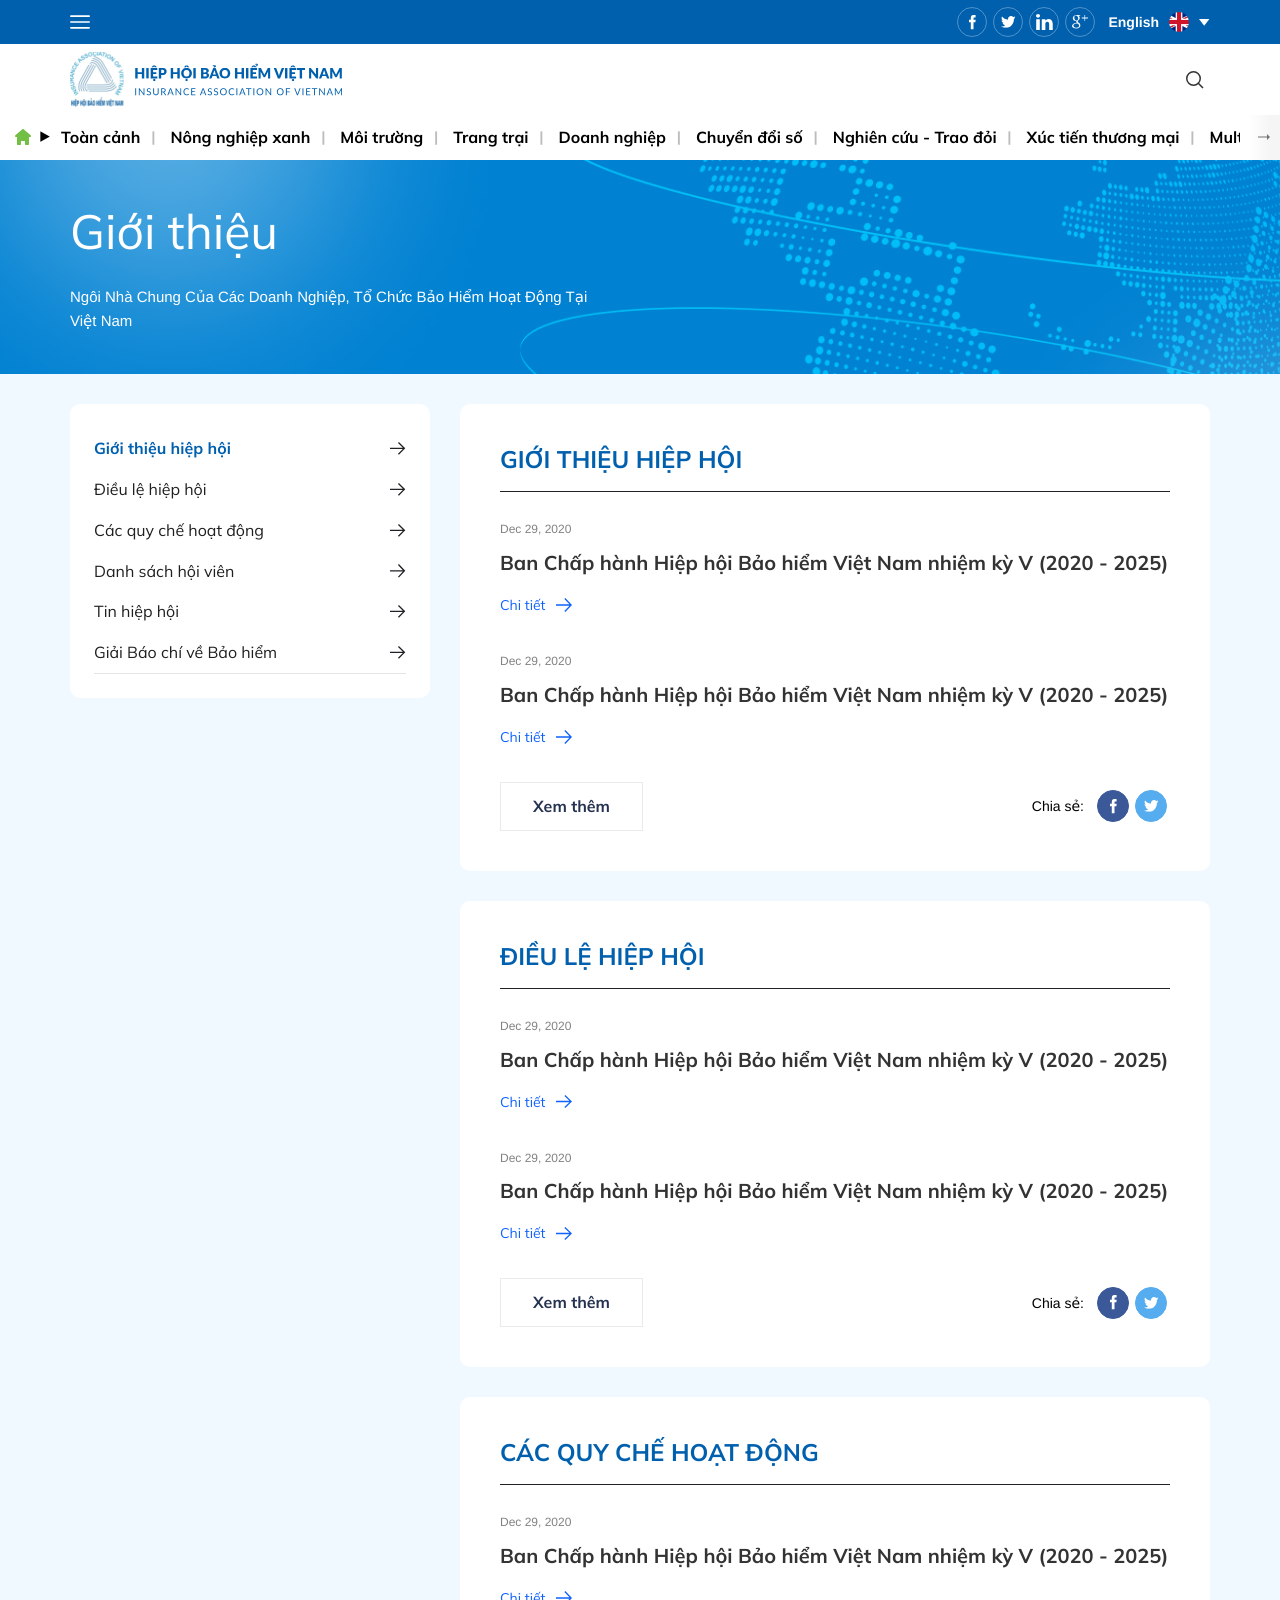
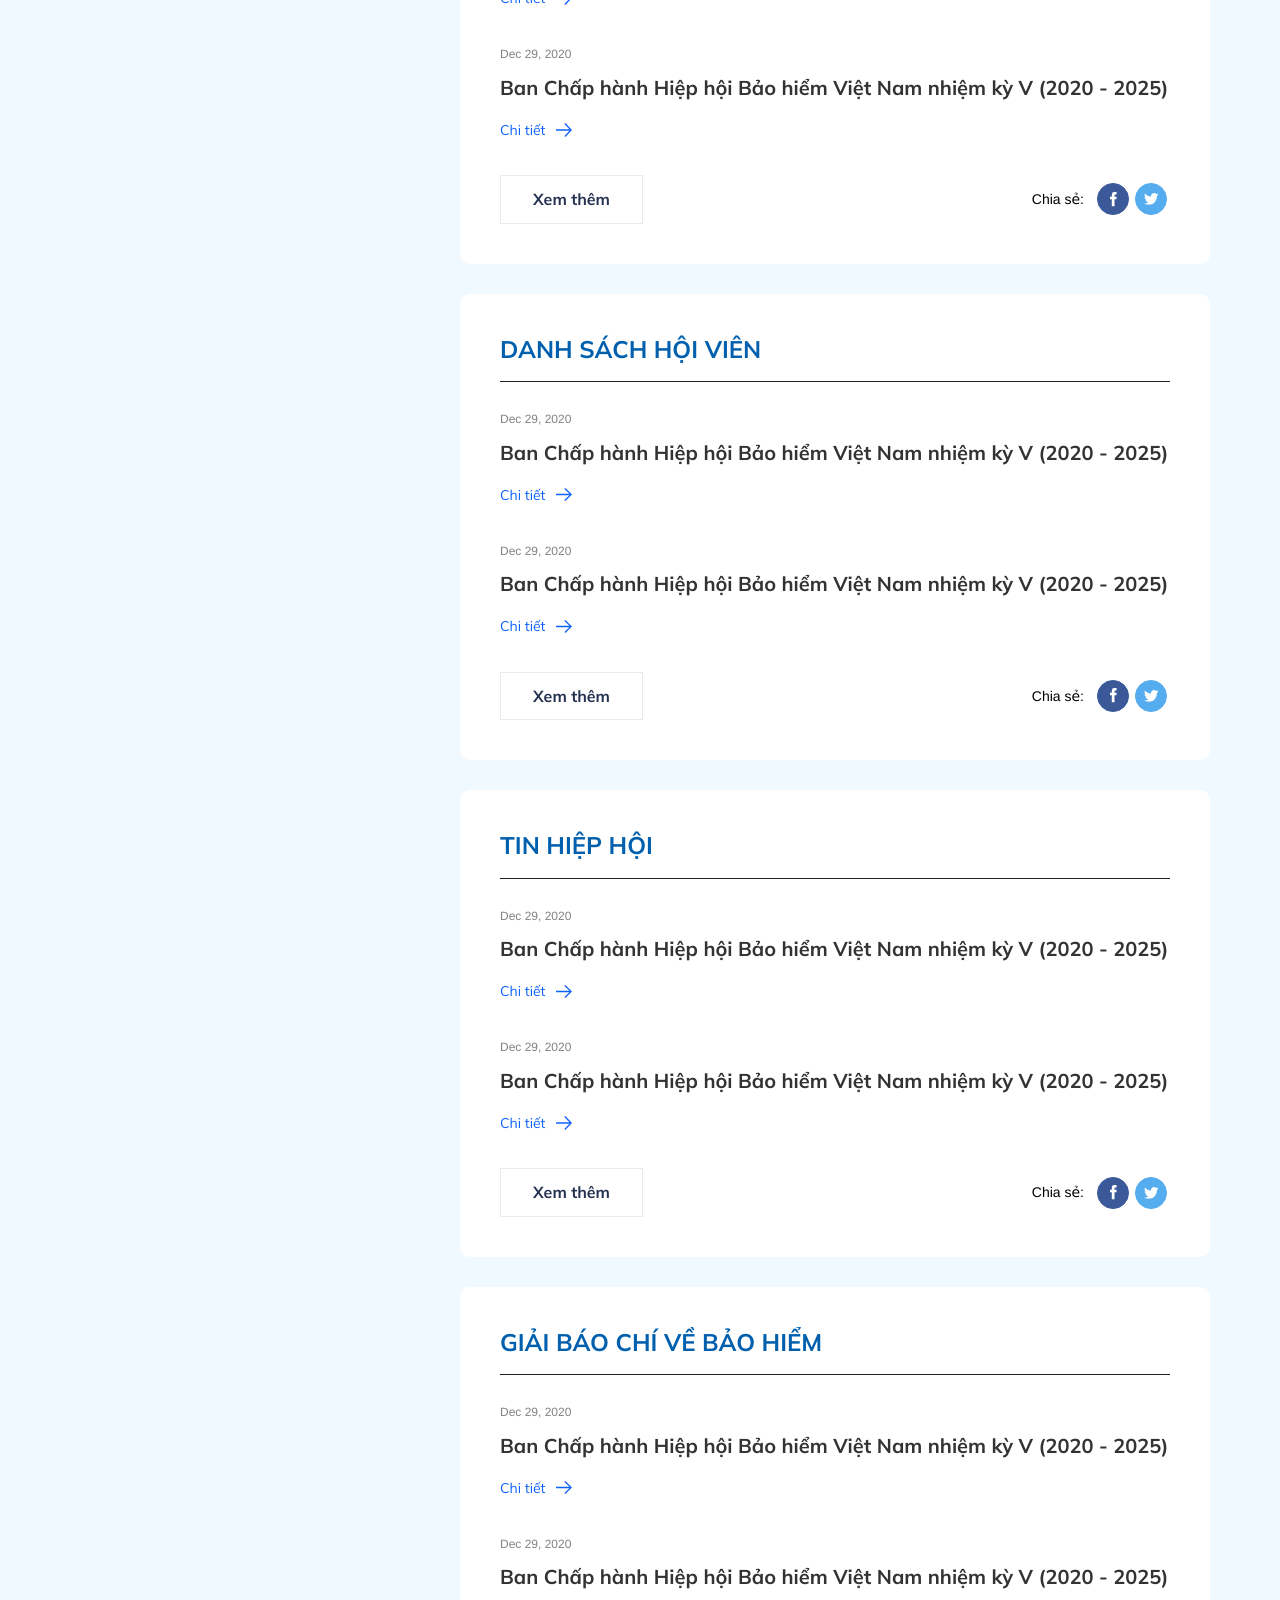
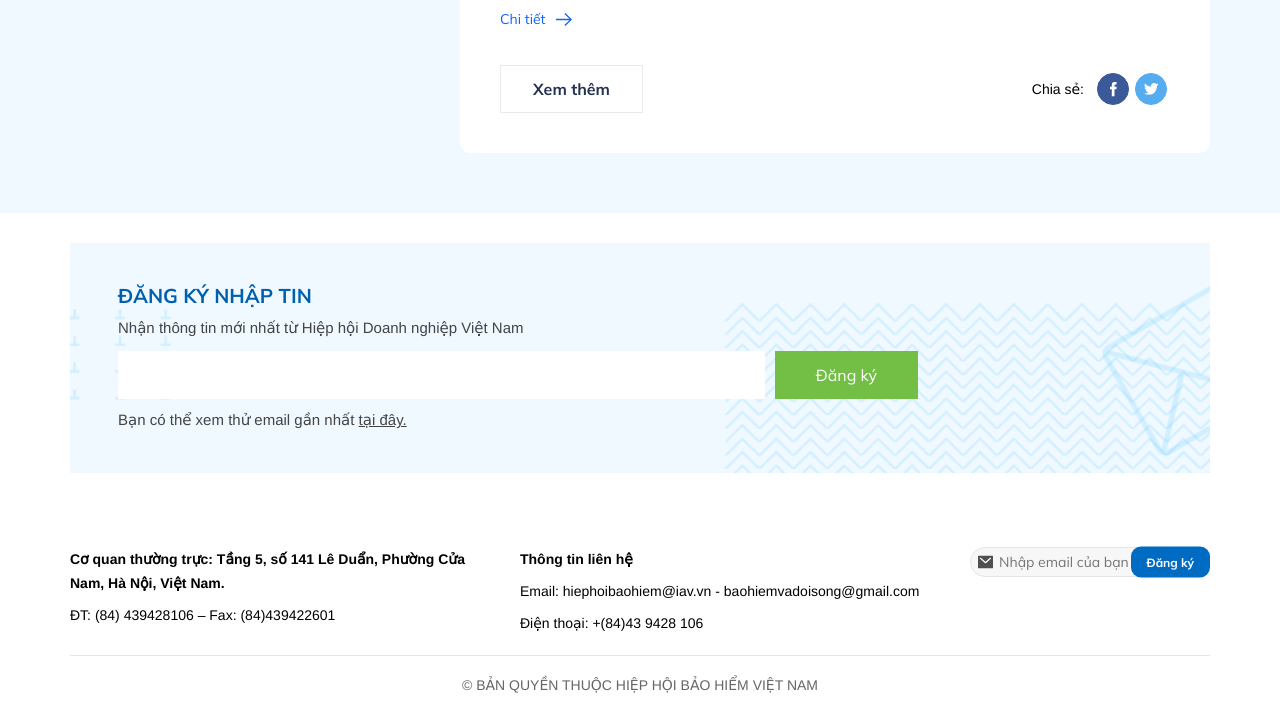
<file: about.html>
<!DOCTYPE html>
<html lang="vi">
    <head>
        <meta charset="UTF-8" />
        <meta http-equiv="X-UA-Compatible" content="IE=edge" />
        <meta name="viewport" content="width=device-width, initial-scale=1.0" />
        <!-- favicon -->
        <link rel="shortcut icon" href="./images/favicon/favicon.ico" type="image/x-icon" />
        <!-- end favicon -->
        <title>Hiệp Hội Bảo Hiểm Việt Nam- Ngôi Nhà Chung Của Các Doanh Nghiệp, Tổ Chức Bảo Hiểm Hoạt Động Tại Việt Nam</title>
        <!-- font -->
        
        <!-- end font -->
        <link rel="stylesheet" href="./lib/swiper/swiper-bundle.min.css" />
        <link rel="stylesheet" href="./css/style.css" />
        <script src="./lib/jquery/jquery-3.7.1.min.js"></script>
    </head>

    <body>
        
        <!-- header -->
        <header id="header" class="header relative z-50 js__stickyHeader">
            <!-- pc -->
            <div class="d-3xl-block d-xl-none">
                <div class="header-desk relative z-10">
                    <!-- center -->
                    <div class="header-desk-center bg-white w-wrapper relative">
                        <!-- bg -->
                        <div class="header-desk-center__bg absolute inset-0">
                            <img src="./images/Header-bg.png" alt="">
                        </div>
                        <!-- end bg -->
                        <div class="header-desk-center__container w-1140 d-3xl-flex items-center py-20 relative">
                            <!-- left -->
                            <div class="left flex-1">
                                <!-- logo -->
                                <div class="logo d-3xl-flex items-center gap-10">
                                    <a href="#" class="logo-img">
                                        <img src="./images/svg/logo.svg" alt="">
                                    </a>
                                    
                                </div>
                                <!-- end logo -->
                            </div>
                            <!-- end left -->
                            
                            <!-- right -->
                            <div class="right flex-0">

                                <!-- right-top -->
                                <div class="right-top d-3xl-flex items-center gap-20 mb-4">
                                    <!-- social -->
                                    <ul class="social d-3xl-flex items-center">
                                        <li class="social-item">
                                            <a href="#" class="social-link">
                                                <img src="./images/svg/fb-blue.svg" loading="lazy" alt="" width="" height="">
                                            </a>
                                        </li>
                                        <li class="social-item">
                                            <a href="#" class="social-link">
                                                <img src="./images/svg/twitter-blue.svg" loading="lazy" alt="" width="" height="">
                                            </a>
                                        </li>
                                        <li class="social-item">
                                            <a href="#" class="social-link">
                                                <img src="./images/svg/linked-blue.svg" loading="lazy" alt="" width="" height="">
                                            </a>
                                        </li>
                                        <li class="social-item">
                                            <a href="#" class="social-link">
                                                <img src="./images/svg/gg+-blue.svg" loading="lazy" alt="" width="" height="">
                                            </a>
                                        </li>
                                    </ul>
                                    <!-- end social -->

                                    <!-- language -->
                                    <div class="language fs-14 js__languageContainer text-gray-33 font-arial fw-400">
                                        <div class="language-default d-3xl-flex items-center js__languageDefault">
                                            <div class="language-default__item d-3xl-flex items-center mr-10 js__languageDefaultText">
                                                <span class="language-text d-3xl-inline mr-10">Tiếng việt</span>
                                                <img src="./images/flag_1.png" class="language-img" alt="">
                                            </div>
                                            <div class="language-down">
                                                <img src="./images/svg/Polygon-down.svg" alt="">
                                            </div>
                                        </div>
                                        <div class="language-list text-white">
                                            <!-- item -->
                                            <div class="language-item d-3xl-flex items-center js__languageItem">
                                                <span class="language-text d-3xl-inline mr-10">Tiếng Việt</span>
                                                <img src="./images/flag_1.png" class="language-img" alt="">
                                            </div>
                                            <!-- end item -->
                                            <!-- item -->
                                            <div class="language-item d-3xl-flex items-center js__languageItem">
                                                <span class="language-text d-3xl-inline mr-10">English</span>
                                                <img src="./images/flag_2.png" class="language-img" alt="">
                                            </div>
                                            <!-- end item -->
                                        </div>
                                    </div>
                                    <!-- end language -->

                                    <!-- sitemap -->
                                    <a href="#" class="sitemap d-3xl-flex items-center">
                                        <!-- text -->
                                        <span class="font-arial fs-14">Sitemap</span>
                                        <!-- end text -->
                                        <div class="flex-0 icon-14 ml-10">
                                            <img src="./images/svg/fi-br-chart-tree.svg" alt="">
                                        </div>
                                    </a>
                                    <!-- end sitemap -->
                                </div>
                                <!-- end right-top -->
                                <!-- search desk -->
                                <div class="search-desk fs-14">
                                    <form action="" class="relative">
                                        <input type="hidden" name="mod" value="archive">
                                        <input type="hidden" name="act" value="search">
                                        <input name="search" type="text" class="search-input fs-14 w-full h-full" placeholder="Tìm kiếm">
                                        <button class="search-btn">
                                            <img src="./images/svg/search-blue.svg" loading="lazy" alt="" width="12" height="12">
                                        </button>
                                    </form>
                                </div>
                                <!-- end search desk -->
                            </div>
                            <!-- end right -->
                            
                        </div>
                    </div>
                    <!-- end center -->

                    <!-- menu -->
                    <div class="header-desk-menu bg-white w-wrapper relative bg-blue-ef">
                        
                        <div class="header-desk-menu__container w-1140 d-3xl-flex items-center justify-between">
                            <!-- navbar -->
                            <nav class="navbar flex-1">
                                <ul class="navbar-wrapper d-3xl-flex items-center justify-between">
                                    <li class="navbar-item flex-0">
                                        <a href="#" class="icon-16">
                                            <img src="./images/svg/Homepage-green.svg" alt="" class="">
                                        </a>
                                    </li>
                                    <!-- item -->
                                    <li class="navbar-item">
                                        <div class="navbar-item__heading d-3xl-flex items-center uppercase fw-600 fs-12">
                                            <a href="#" class="navbar-item__text flex-1 d-3xl-inline-block text-blue-077">Hiệp hội bảo hiểm</a>
                                        </div>
                                        <ul class="navbar-dropdown fs-14 scroll">
                                            <li class="navbar-dropdown__item">
                                                <a href="#" class="navbar-dropdown__link">Trong nước</a>
                                            </li>
                                            <li class="navbar-dropdown__item">
                                                <a href="#" class="navbar-dropdown__link">Quốc tế</a>
                                            </li>
                                            <li class="navbar-dropdown__item">
                                                <a href="#" class="navbar-dropdown__link">Tin phật sự</a>
                                            </li>
                                            <li class="navbar-dropdown__item">
                                                <a href="#" class="navbar-dropdown__link">Tin mới</a>
                                            </li>
                                        </ul>
                                    </li>
                                    <!-- end item -->
                                    <!-- item -->
                                    <li class="navbar-item">
                                        <div class="navbar-item__heading d-3xl-flex items-center uppercase fw-600 fs-12">
                                            <a href="#" class="navbar-item__text flex-1 d-3xl-inline-block text-blue-077">Vòng quanh thị trường</a>
                                        </div>
                                        <ul class="navbar-dropdown fs-14 scroll">
                                            <li class="navbar-dropdown__item">
                                                <a href="#" class="navbar-dropdown__link">Trong nước</a>
                                            </li>
                                            <li class="navbar-dropdown__item">
                                                <a href="#" class="navbar-dropdown__link">Quốc tế</a>
                                            </li>
                                            <li class="navbar-dropdown__item">
                                                <a href="#" class="navbar-dropdown__link">Tin phật sự</a>
                                            </li>
                                            <li class="navbar-dropdown__item">
                                                <a href="#" class="navbar-dropdown__link">Tin mới</a>
                                            </li>
                                        </ul>
                                    </li>
                                    <!-- end item -->
                                    <!-- item -->
                                    <li class="navbar-item">
                                        <div class="navbar-item__heading d-3xl-flex items-center uppercase fw-600 fs-12">
                                            <a href="#" class="navbar-item__text flex-1 d-3xl-inline-block text-blue-077">Khối nhân thọ</a>
                                        </div>
                                        <ul class="navbar-dropdown fs-14 scroll">
                                            <li class="navbar-dropdown__item">
                                                <a href="#" class="navbar-dropdown__link">Trong nước</a>
                                            </li>
                                            <li class="navbar-dropdown__item">
                                                <a href="#" class="navbar-dropdown__link">Quốc tế</a>
                                            </li>
                                            <li class="navbar-dropdown__item">
                                                <a href="#" class="navbar-dropdown__link">Tin phật sự</a>
                                            </li>
                                            <li class="navbar-dropdown__item">
                                                <a href="#" class="navbar-dropdown__link">Tin mới</a>
                                            </li>
                                        </ul>
                                    </li>
                                    <!-- end item -->
                                    <!-- item -->
                                    <li class="navbar-item">
                                        <div class="navbar-item__heading d-3xl-flex items-center uppercase fw-600 fs-12">
                                            <a href="#" class="navbar-item__text flex-1 d-3xl-inline-block text-blue-077">Khối phi nhân thọ</a>
                                        </div>
                                        <ul class="navbar-dropdown fs-14 scroll">
                                            <li class="navbar-dropdown__item">
                                                <a href="#" class="navbar-dropdown__link">Trong nước</a>
                                            </li>
                                            <li class="navbar-dropdown__item">
                                                <a href="#" class="navbar-dropdown__link">Quốc tế</a>
                                            </li>
                                            <li class="navbar-dropdown__item">
                                                <a href="#" class="navbar-dropdown__link">Tin phật sự</a>
                                            </li>
                                            <li class="navbar-dropdown__item">
                                                <a href="#" class="navbar-dropdown__link">Tin mới</a>
                                            </li>
                                        </ul>
                                    </li>
                                    <!-- end item -->
                                    <!-- item -->
                                    <li class="navbar-item">
                                        <div class="navbar-item__heading d-3xl-flex items-center uppercase fw-600 fs-12">
                                            <a href="#" class="navbar-item__text flex-1 d-3xl-inline-block text-blue-077">Quỹ bảo hiểm xe cơ giới</a>
                                        </div>
                                        <ul class="navbar-dropdown fs-14 scroll">
                                            <li class="navbar-dropdown__item">
                                                <a href="#" class="navbar-dropdown__link">Trong nước</a>
                                            </li>
                                            <li class="navbar-dropdown__item">
                                                <a href="#" class="navbar-dropdown__link">Quốc tế</a>
                                            </li>
                                            <li class="navbar-dropdown__item">
                                                <a href="#" class="navbar-dropdown__link">Tin phật sự</a>
                                            </li>
                                            <li class="navbar-dropdown__item">
                                                <a href="#" class="navbar-dropdown__link">Tin mới</a>
                                            </li>
                                        </ul>
                                    </li>
                                    <!-- end item -->
                                    <!-- item -->
                                    <li class="navbar-item">
                                        <div class="navbar-item__heading d-3xl-flex items-center uppercase fw-600 fs-12">
                                            <a href="#" class="navbar-item__text flex-1 d-3xl-inline-block text-blue-077">Thư viện pháp luật</a>
                                        </div>
                                        <ul class="navbar-dropdown fs-14 scroll">
                                            <li class="navbar-dropdown__item">
                                                <a href="#" class="navbar-dropdown__link">Trong nước</a>
                                            </li>
                                            <li class="navbar-dropdown__item">
                                                <a href="#" class="navbar-dropdown__link">Quốc tế</a>
                                            </li>
                                            <li class="navbar-dropdown__item">
                                                <a href="#" class="navbar-dropdown__link">Tin phật sự</a>
                                            </li>
                                            <li class="navbar-dropdown__item">
                                                <a href="#" class="navbar-dropdown__link">Tin mới</a>
                                            </li>
                                        </ul>
                                    </li>
                                    <!-- end item -->
                                    <!-- item -->
                                    <li class="navbar-item">
                                        <div class="navbar-item__heading d-3xl-flex items-center uppercase fw-600 fs-12">
                                            <a href="#" class="navbar-item__text flex-1 d-3xl-inline-block text-blue-077">Tất cả</a>
                                            <div class="navbar-item__icon icon-10 flex-0 ml-4">
                                                <img src="./images/svg/Polygon-down.svg" alt="">
                                            </div>
                                        </div>
                                        <ul class="navbar-dropdown fs-14 scroll">
                                            <li class="navbar-dropdown__item">
                                                <a href="#" class="navbar-dropdown__link">Trong nước</a>
                                            </li>
                                            <li class="navbar-dropdown__item">
                                                <a href="#" class="navbar-dropdown__link">Quốc tế</a>
                                            </li>
                                            <li class="navbar-dropdown__item">
                                                <a href="#" class="navbar-dropdown__link">Tin phật sự</a>
                                            </li>
                                            <li class="navbar-dropdown__item">
                                                <a href="#" class="navbar-dropdown__link">Tin mới</a>
                                            </li>
                                        </ul>
                                    </li>
                                    <!-- end item -->
                                    
                                
                                </ul>
                            </nav>
                            <!-- end navbar -->
                        </div>
                    </div>
                    <!-- end menu -->
                </div>
            </div>
            <!-- end pc -->
             
            <!-- mb -->
            <div class="d-3xl-none d-xl-block">
                <div class="header-mb relative z-10">
                   <!-- top -->
                    <div class="header-mb-top w-wrapper bg-blue-006">
                        <div class="header-mb-top__container w-1140 d-3xl-flex items-center justify-between py-4">
                            <!-- left-->
                            <div class="header-mb-top__left">
                                <!-- submenu -->
                                <div class="sub-menu">
                                    <!-- icon bar -->
                                    <div class="icon-bar js__clickShowMenuMb">
                                        <img src="./images/svg/bar-w.svg" alt="">
                                    </div>
                                    <!-- end icon bar -->
                                    <!-- content -->
                                    <div class="sub-menu__content">
                                        <!-- close -->
                                        <div class="sub-menu__close js__closeSubMenu d-3xl-flex items-center">
                                            <img src="./images/svg/close-gray.svg" alt="">
                                        </div>
                                        <!-- end close -->
            
                                        <div class="sub-menu__container">
                                            <!-- list -->
                                            <div class="sub-menu__list">
                                                <!-- item -->
                                                <div class="sub-menu__item px-20">
                                                    <!-- heading -->
                                                    <div class="heading-sub d-3xl-flex items-center justify-between py-8 text-red-993">
                                                        <h3 class="heading-sub__title fs-14 fw-500 uppercase">
                                                            <a href="#">Tin tức</a>
                                                        </h3>
                                                        <div class="heading-sub__arrow js__dropDown">
                                                            <img src="./images/svg/arrow-down-gray.svg" alt="">
                                                        </div>
                                                    </div>
                                                    <!-- end heading -->
            
                                                    <!-- sub menu list -->
                                                    <ul class="list-sub js__listSubMenu">
                                                        <li class="item-sub">
                                                            <a href="#" class="item-sub__link fs-16">Release Calender</a>
                                                        </li>
                                                        <li class="item-sub">
                                                            <a href="#" class="item-sub__link fs-16">Release Calender</a>
                                                        </li>
                                                        <li class="item-sub">
                                                            <a href="#" class="item-sub__link fs-16">Release Calender</a>
                                                        </li>
                                                    </ul>
                                                    <!-- end sub menu list -->
                                                </div>
                                                <!-- end item -->
                                                <!-- item -->
                                                <div class="sub-menu__item px-20">
                                                    <!-- heading -->
                                                    <div class="heading-sub d-3xl-flex items-center justify-between py-8 text-red-993">
                                                        <h3 class="heading-sub__title fs-14 fw-500 uppercase">
                                                            <a href="#">Tin tức</a>
                                                        </h3>
                                                        <div class="heading-sub__arrow js__dropDown">
                                                            <img src="./images/svg/arrow-down-gray.svg" alt="">
                                                        </div>
                                                    </div>
                                                    <!-- end heading -->
            
                                                    <!-- sub menu list -->
                                                    <ul class="list-sub js__listSubMenu">
                                                        <li class="item-sub">
                                                            <a href="#" class="item-sub__link fs-16">Release Calender</a>
                                                        </li>
                                                        <li class="item-sub">
                                                            <a href="#" class="item-sub__link fs-16">Release Calender</a>
                                                        </li>
                                                        <li class="item-sub">
                                                            <a href="#" class="item-sub__link fs-16">Release Calender</a>
                                                        </li>
                                                    </ul>
                                                    <!-- end sub menu list -->
                                                </div>
                                                <!-- end item -->
                                                <!-- item -->
                                                <div class="sub-menu__item px-20">
                                                    <!-- heading -->
                                                    <div class="heading-sub d-3xl-flex items-center justify-between py-8 text-red-993">
                                                        <h3 class="heading-sub__title fs-14 fw-500 uppercase">
                                                            <a href="#">Tin tức</a>
                                                        </h3>
                                                        <div class="heading-sub__arrow js__dropDown">
                                                            <img src="./images/svg/arrow-down-gray.svg" alt="">
                                                        </div>
                                                    </div>
                                                    <!-- end heading -->
            
                                                    <!-- sub menu list -->
                                                    <ul class="list-sub js__listSubMenu">
                                                        <li class="item-sub">
                                                            <a href="#" class="item-sub__link fs-16">Release Calender</a>
                                                        </li>
                                                        <li class="item-sub">
                                                            <a href="#" class="item-sub__link fs-16">Release Calender</a>
                                                        </li>
                                                        <li class="item-sub">
                                                            <a href="#" class="item-sub__link fs-16">Release Calender</a>
                                                        </li>
                                                    </ul>
                                                    <!-- end sub menu list -->
                                                </div>
                                                <!-- end item -->
                                                
                                                
                                            </div>
                                            <!-- end list -->
                                        </div>
                                    </div>
                                    <!-- end content -->
                                    <div class="overlay js__overlay"></div>
                                </div>
                                <!-- end submenu -->
                            </div>
                            <!-- end left-->

                            <!-- right -->
                            <div class="header-mb-top__right d-3xl-flex items-center gap-10">
                                <!-- social -->
                                <ul class="social d-3xl-flex items-center">
                                    <li class="social-item">
                                        <a href="#" class="social-link">
                                            <img src="./images/svg/fb-w.svg" loading="lazy" alt="" width="" height="">
                                        </a>
                                    </li>
                                    <li class="social-item">
                                        <a href="#" class="social-link">
                                            <img src="./images/svg/twitter-w.svg" loading="lazy" alt="" width="" height="">
                                        </a>
                                    </li>
                                    <li class="social-item">
                                        <a href="#" class="social-link">
                                            <img src="./images/svg/linked-w.svg" loading="lazy" alt="" width="" height="">
                                        </a>
                                    </li>
                                    <li class="social-item">
                                        <a href="#" class="social-link">
                                            <img src="./images/svg/gg+-w.svg" loading="lazy" alt="" width="" height="">
                                        </a>
                                    </li>
                                </ul>
                                <!-- end social -->
    
                                <!-- language -->
                                <div class="language fs-14 js__languageContainer text-white font-arial fw-700">
                                    <div class="language-default d-3xl-flex items-center js__languageDefault">
                                        <div class="language-default__item d-3xl-flex items-center mr-10 js__languageDefaultText">
                                            <span class="language-text d-3xl-inline mr-10">English</span>
                                            <img src="./images/flag_2.png" class="language-img" alt="">
                                        </div>
                                        <div class="language-down">
                                            <img src="./images/svg/polygon-w.svg" alt="">
                                        </div>
                                    </div>
                                    <div class="language-list">
                                        <!-- item -->
                                        <div class="language-item d-3xl-flex items-center js__languageItem">
                                            <span class="language-text d-3xl-inline mr-10">English</span>
                                            <img src="./images/flag_2.png" class="language-img" alt="">
                                        </div>
                                        <!-- end item -->
                                        <!-- item -->
                                        <div class="language-item d-3xl-flex items-center js__languageItem">
                                            <span class="language-text d-3xl-inline mr-10">Tiếng việt</span>
                                            <img src="./images/flag_1.png" class="language-img" alt="">
                                        </div>
                                        <!-- end item -->
                                    </div>
                                </div>
                                <!-- end language -->
                            </div>
                            <!-- end right -->

                        </div>
                    </div>
                    <!-- end top -->
                    <!-- center -->
                    <div class="header-mb-center w-wrapper bg-white py-4">
                        <div class="header-mb-center__container w-1140 d-3xl-flex items-center justify-between py-4">
                            <!-- left -->
                            <div class="left flex-1">
                                <!-- logo -->
                                <div class="logo">
                                    <a href="#" class="logo-img">
                                        <img src="./images/svg/logo.svg" alt="">
                                    </a>
                                </div>
                                <!-- end logo -->
                            </div>
                            <!-- end left -->
                           
                            <!-- right -->
                            <div class="right">
                                <!-- search mb -->
                                <div class="search-mb">
                                    <div class="search-mb__icon js__searchMb">
                                        <img src="./images/svg/search-gray.svg" alt="">
                                    </div>
                                    <!-- form -->
                                    <div class="header-search-mb__form h-60 w-full js__formSearchMb shadow">
                                        <form action="" class="w-full h-full">
                                            <div class="relative w-full h-full">
                                                <input type="text" class="header-search-input w-full h-full p-12 fs-16 js__focusSearchMb" placeholder="Search...">
                                                <div class="header-search-btn absolute h-full d-3xl-flex items-center p-8 js__closeSearchMb icon-16">
                                                    <img src="./images/svg/close-gray.svg" alt="">
                                                </div>
                                            </div>
                                        </form>
                                    </div>
                                    <!-- end form -->
                                </div>
                                <!-- end search mb -->
                            </div>
                            <!-- end right -->
                        </div>
                    </div>
                    <!-- end center -->
                    <!-- navbar menu mb -->
                    <div class="navbar-menu-mb js__navbarMenuMb py-12 pl-15 pr-40 relative">
                        <ul class="navbar-mb js__navbarMb d-3xl-flex items-center fs-16 text-gray-18 fw-700">
                            <li class="navbar-item flex-0">
                                <a href="#" class="">
                                    <img src="./images/svg/Homepage-green.svg" alt="">
                                </a>
                            </li>
                            <li class="navbar-item">
                                <a href="#">Toàn cảnh</a>
                            </li>
                            <li class="navbar-item">
                                <a href="#">Nông nghiệp xanh</a>
                            </li>
                            <li class="navbar-item">
                                <a href="#">Môi trường</a>
                            </li>
                            <li class="navbar-item">
                                <a href="#">Trang trại</a>
                            </li>
                            <li class="navbar-item">
                                <a href="#">Doanh nghiệp</a>
                            </li>
                            <li class="navbar-item">
                                <a href="#">Chuyển đổi số</a>
                            </li>
                            <li class="navbar-item">
                                <a href="#">Nghiên cứu - Trao đỏi</a>
                            </li>
                            <li class="navbar-item">
                                <a href="#">Xúc tiến thương mại</a>
                            </li>
                            <li class="navbar-item">
                                <a href="#">Multimedia</a>
                            </li>
                        </ul>
                        <div class="navbar-scroll-icon js__navbarIcon">
                            <img src="./images/svg/arrow-next-gray-2.svg" alt="">
                        </div>
                    </div>
                    <!-- end navbar menu mb -->
                </div>
            </div>
            <!-- end mb -->

        </header>
        <!-- end header -->
        <!-- main -->
        <main id="main" class="main">

            <!-- secondary -->
            <section class="section-secondary relative z-10 over-hidden w-wrapper">
                <!-- bg -->
                <div class="section-secondary__bg absolute inset-0">
                    <img src="./images/bg-6.png" alt="">
                </div>
                <!-- end bg -->
                <div class="section-secondary__container w-1140 relative py-40">
                    <div class="section-secondary__content w-540">
                        <h1 class="section-secondary__title fs-48 fs-md-32 text-white">
                            <span class="text d-3xl-block">Giới thiệu</span>
                        </h1>
                        <div class="section-secondary__des mt-24 fs-15 font-arial text-white">
                            <p>Ngôi Nhà Chung Của Các Doanh Nghiệp, Tổ Chức Bảo Hiểm Hoạt Động Tại Việt Nam</p>
                        </div>
                    </div>
                </div>
            </section>
            <!-- end secondary -->
            <!-- about primary -->
            <section class="about-primary relative z-10 w-wrapper bg-blue-ef py-30 mb-30">
                <div class="about-primary__container w-1140 w-md-500 block-secondary">
                   <!-- left -->
                    <div class="about-primary__left block-secondary__left relative">
                        <!-- about box left -->
                        <div class="about-box-left sticky-side bg-white p-24 p-md-15 round-3xl-10 over-hidden">
                            
                            <!-- list -->
                            <ul class="about-box-left__list border-b-e5">
                                <!-- item -->
                                <li class="about-box-left__item active py-10">
                                    <a href="#gioi-thieu-hiep-hoi" class="about-box-left__link d-3xl-flex items-center justify-between gap-10">
                                        <span class="text flex-1 d-3xl-block text-gray-1f">Giới thiệu hiệp hội</span>
                                        <div class="flex-0 icon-16 icon">
                                            <img src="./images/svg/arrow-next-gray.svg" alt="">
                                        </div>
                                    </a>
                                </li>
                                <!-- end item -->
                                <!-- item -->
                                <li class="about-box-left__item py-10">
                                    <a href="#dieu-le-hiep-hoi" class="about-box-left__link d-3xl-flex items-center justify-between gap-10">
                                        <span class="text flex-1 d-3xl-block text-gray-1f">Điều lệ hiệp hội</span>
                                        <div class="flex-0 icon-16 icon">
                                            <img src="./images/svg/arrow-next-gray.svg" alt="">
                                        </div>
                                    </a>
                                </li>
                                <!-- end item -->
                                <!-- item -->
                                <li class="about-box-left__item py-10">
                                    <a href="#cac-quy-che-hoat-dong" class="about-box-left__link d-3xl-flex items-center justify-between gap-10">
                                        <span class="text flex-1 d-3xl-block text-gray-1f">Các quy chế hoạt động</span>
                                        <div class="flex-0 icon-16 icon">
                                            <img src="./images/svg/arrow-next-gray.svg" alt="">
                                        </div>
                                    </a>
                                </li>
                                <!-- end item -->
                                <!-- item -->
                                <li class="about-box-left__item py-10">
                                    <a href="#danh-sach-hoi-vien" class="about-box-left__link d-3xl-flex items-center justify-between gap-10">
                                        <span class="text flex-1 d-3xl-block text-gray-1f">Danh sách hội viên</span>
                                        <div class="flex-0 icon-16 icon">
                                            <img src="./images/svg/arrow-next-gray.svg" alt="">
                                        </div>
                                    </a>
                                </li>
                                <!-- end item -->
                                <!-- item -->
                                <li class="about-box-left__item py-10">
                                    <a href="#tin-hiep-hoi" class="about-box-left__link d-3xl-flex items-center justify-between gap-10">
                                        <span class="text flex-1 d-3xl-block text-gray-1f">Tin hiệp hội</span>
                                        <div class="flex-0 icon-16 icon">
                                            <img src="./images/svg/arrow-next-gray.svg" alt="">
                                        </div>
                                    </a>
                                </li>
                                <!-- end item -->
                                <!-- item -->
                                <li class="about-box-left__item py-10">
                                    <a href="#giai-bao-chi-ve-bao-hiem" class="about-box-left__link d-3xl-flex items-center justify-between gap-10">
                                        <span class="text flex-1 d-3xl-block text-gray-1f">Giải Báo chí về Bảo hiểm</span>
                                        <div class="flex-0 icon-16 icon">
                                            <img src="./images/svg/arrow-next-gray.svg" alt="">
                                        </div>
                                    </a>
                                </li>
                                <!-- end item -->
                            </ul>
                            <!-- end list -->
                        </div>
                        <!-- end about box left -->
                    </div>
                   <!-- end left -->
                   <!-- right -->
                    <div class="about-primary__right block-secondary__right pl-30 mt-md-20">
                        <!-- box six -->
                        <div id="gioi-thieu-hiep-hoi" class="box-six bg-white p-40 p-md-20 round-3xl-10 over-hidden mb-30">
                            <!-- title -->
                            <div class="heading-quaternary heading-quaternary--not-border uppercase fs-24 pb-16 border-b-1f">
                                <h2 class="heading-one flex-0 fw-700">
                                    <a href="#">Giới thiệu hiệp hội</a>
                                </h2>
                            </div>
                            <!-- end title -->

                            <!-- content -->
                            <div class="article-list">
                                <div class="article py-20">
                                    <div class="article-time font-arial fs-12 text-gray-82 lh-130">
                                        <span>Dec 29, 2020</span>
                                    </div>
                                    <h3 class="article-title fs-20 text-gray-33 fw-700 lh-130 mt-12">
                                        <a href="#" class="fix-text3">Ban Chấp hành Hiệp hội Bảo hiểm Việt Nam nhiệm kỳ V (2020 - 2025)
                                        </a>
                                    </h3>
                                    <a href="#" class="btn-link d-3xl-flex items-center mt-20">
                                        <span class="text fs-14 text-blue-0f">Chi tiết</span>
                                        <div class="icon flex-0 icon-16 ml-10">
                                            <img src="./images/svg/arrow-next-blue.svg" alt="">
                                        </div>
                                    </a>
                                    <!-- end content -->
                                </div>
                                <div class="article py-20">
                                    <div class="article-time font-arial fs-12 text-gray-82 lh-130">
                                        <span>Dec 29, 2020</span>
                                    </div>
                                    <h3 class="article-title fs-20 text-gray-33 fw-700 lh-130 mt-12">
                                        <a href="#" class="fix-text3">Ban Chấp hành Hiệp hội Bảo hiểm Việt Nam nhiệm kỳ V (2020 - 2025)
                                        </a>
                                    </h3>
                                    <a href="#" class="btn-link d-3xl-flex items-center mt-20">
                                        <span class="text fs-14 text-blue-0f">Chi tiết</span>
                                        <div class="icon flex-0 icon-16 ml-10">
                                            <img src="./images/svg/arrow-next-blue.svg" alt="">
                                        </div>
                                    </a>
                                    <!-- end content -->
                                </div>
                            </div>
                            <!-- content -->
                            <!-- bot -->
                            <div class="box-six__bot d-3xl-flex items-center justify-between gap-20 mt-16">
                                <!-- see more -->
                                <div class="see-more__secondary">
                                    <a href="#" class="btn-quaternary fw-700">Xem thêm</a>
                                </div>
                                <!-- end see more -->

                                <!-- social secondary -->
                                <div class="d-3xl-flex items-center">
                                    <span class="fs-14 font-arial d-3xl-block mr-10">Chia sẻ:</span>
                                    <ul class="social-secondary d-3xl-flex items-center">
                                        <li class="social-secondary__item">
                                            <a href="#" class="social-secondary__link">
                                                <img src="./images/svg/fb-w.svg" alt="">
                                            </a>
                                        </li>
                                        <li class="social-secondary__item twitter">
                                            <a href="#" class="social-secondary__link">
                                                <img src="./images/svg/twitter-w.svg" alt="">
                                            </a>
                                        </li>
                                    </ul>
                                </div>
                                <!-- end social secondary -->
                            </div>
                            <!-- end bot -->
                        </div>
                        <!-- end box six -->
                        <!-- box six -->
                        <div id="dieu-le-hiep-hoi" class="box-six bg-white p-40 p-md-20 round-3xl-10 over-hidden mb-30">
                            <!-- title -->
                            <div class="heading-quaternary heading-quaternary--not-border uppercase fs-24 pb-16 border-b-1f">
                                <h2 class="heading-one flex-0 fw-700">
                                    <a href="#">Điều lệ hiệp hội</a>
                                </h2>
                            </div>
                            <!-- end title -->

                            <!-- content -->
                            <div class="article-list">
                                <div class="article py-20">
                                    <div class="article-time font-arial fs-12 text-gray-82 lh-130">
                                        <span>Dec 29, 2020</span>
                                    </div>
                                    <h3 class="article-title fs-20 text-gray-33 fw-700 lh-130 mt-12">
                                        <a href="#" class="fix-text3">Ban Chấp hành Hiệp hội Bảo hiểm Việt Nam nhiệm kỳ V (2020 - 2025)
                                        </a>
                                    </h3>
                                    <a href="#" class="btn-link d-3xl-flex items-center mt-20">
                                        <span class="text fs-14 text-blue-0f">Chi tiết</span>
                                        <div class="icon flex-0 icon-16 ml-10">
                                            <img src="./images/svg/arrow-next-blue.svg" alt="">
                                        </div>
                                    </a>
                                    <!-- end content -->
                                </div>
                                <div class="article py-20">
                                    <div class="article-time font-arial fs-12 text-gray-82 lh-130">
                                        <span>Dec 29, 2020</span>
                                    </div>
                                    <h3 class="article-title fs-20 text-gray-33 fw-700 lh-130 mt-12">
                                        <a href="#" class="fix-text3">Ban Chấp hành Hiệp hội Bảo hiểm Việt Nam nhiệm kỳ V (2020 - 2025)
                                        </a>
                                    </h3>
                                    <a href="#" class="btn-link d-3xl-flex items-center mt-20">
                                        <span class="text fs-14 text-blue-0f">Chi tiết</span>
                                        <div class="icon flex-0 icon-16 ml-10">
                                            <img src="./images/svg/arrow-next-blue.svg" alt="">
                                        </div>
                                    </a>
                                    <!-- end content -->
                                </div>
                            </div>
                            <!-- content -->
                            <!-- bot -->
                            <div class="box-six__bot d-3xl-flex items-center justify-between gap-20 mt-16">
                                <!-- see more -->
                                <div class="see-more__secondary">
                                    <a href="#" class="btn-quaternary fw-700">Xem thêm</a>
                                </div>
                                <!-- end see more -->

                                <!-- social secondary -->
                                <div class="d-3xl-flex items-center">
                                    <span class="fs-14 font-arial d-3xl-block mr-10">Chia sẻ:</span>
                                    <ul class="social-secondary d-3xl-flex items-center">
                                        <li class="social-secondary__item">
                                            <a href="#" class="social-secondary__link">
                                                <img src="./images/svg/fb-w.svg" alt="">
                                            </a>
                                        </li>
                                        <li class="social-secondary__item twitter">
                                            <a href="#" class="social-secondary__link">
                                                <img src="./images/svg/twitter-w.svg" alt="">
                                            </a>
                                        </li>
                                    </ul>
                                </div>
                                <!-- end social secondary -->
                            </div>
                            <!-- end bot -->
                        </div>
                        <!-- end box six -->
                        <!-- box six -->
                        <div id="cac-quy-che-hoat-dong" class="box-six bg-white p-40 p-md-20 round-3xl-10 over-hidden mb-30">
                            <!-- title -->
                            <div class="heading-quaternary heading-quaternary--not-border uppercase fs-24 pb-16 border-b-1f">
                                <h2 class="heading-one flex-0 fw-700">
                                    <a href="#">Các quy chế hoạt động</a>
                                </h2>
                            </div>
                            <!-- end title -->

                            <!-- content -->
                            <div class="article-list">
                                <div class="article py-20">
                                    <div class="article-time font-arial fs-12 text-gray-82 lh-130">
                                        <span>Dec 29, 2020</span>
                                    </div>
                                    <h3 class="article-title fs-20 text-gray-33 fw-700 lh-130 mt-12">
                                        <a href="#" class="fix-text3">Ban Chấp hành Hiệp hội Bảo hiểm Việt Nam nhiệm kỳ V (2020 - 2025)
                                        </a>
                                    </h3>
                                    <a href="#" class="btn-link d-3xl-flex items-center mt-20">
                                        <span class="text fs-14 text-blue-0f">Chi tiết</span>
                                        <div class="icon flex-0 icon-16 ml-10">
                                            <img src="./images/svg/arrow-next-blue.svg" alt="">
                                        </div>
                                    </a>
                                    <!-- end content -->
                                </div>
                                <div class="article py-20">
                                    <div class="article-time font-arial fs-12 text-gray-82 lh-130">
                                        <span>Dec 29, 2020</span>
                                    </div>
                                    <h3 class="article-title fs-20 text-gray-33 fw-700 lh-130 mt-12">
                                        <a href="#" class="fix-text3">Ban Chấp hành Hiệp hội Bảo hiểm Việt Nam nhiệm kỳ V (2020 - 2025)
                                        </a>
                                    </h3>
                                    <a href="#" class="btn-link d-3xl-flex items-center mt-20">
                                        <span class="text fs-14 text-blue-0f">Chi tiết</span>
                                        <div class="icon flex-0 icon-16 ml-10">
                                            <img src="./images/svg/arrow-next-blue.svg" alt="">
                                        </div>
                                    </a>
                                    <!-- end content -->
                                </div>
                            </div>
                            <!-- content -->
                            <!-- bot -->
                            <div class="box-six__bot d-3xl-flex items-center justify-between gap-20 mt-16">
                                <!-- see more -->
                                <div class="see-more__secondary">
                                    <a href="#" class="btn-quaternary fw-700">Xem thêm</a>
                                </div>
                                <!-- end see more -->

                                <!-- social secondary -->
                                <div class="d-3xl-flex items-center">
                                    <span class="fs-14 font-arial d-3xl-block mr-10">Chia sẻ:</span>
                                    <ul class="social-secondary d-3xl-flex items-center">
                                        <li class="social-secondary__item">
                                            <a href="#" class="social-secondary__link">
                                                <img src="./images/svg/fb-w.svg" alt="">
                                            </a>
                                        </li>
                                        <li class="social-secondary__item twitter">
                                            <a href="#" class="social-secondary__link">
                                                <img src="./images/svg/twitter-w.svg" alt="">
                                            </a>
                                        </li>
                                    </ul>
                                </div>
                                <!-- end social secondary -->
                            </div>
                            <!-- end bot -->
                        </div>
                        <!-- end box six -->
                        <!-- box six -->
                        <div id="danh-sach-hoi-vien" class="box-six bg-white p-40 p-md-20 round-3xl-10 over-hidden mb-30">
                            <!-- title -->
                            <div class="heading-quaternary heading-quaternary--not-border uppercase fs-24 pb-16 border-b-1f">
                                <h2 class="heading-one flex-0 fw-700">
                                    <a href="#">Danh sách hội viên</a>
                                </h2>
                            </div>
                            <!-- end title -->

                            <!-- content -->
                            <div class="article-list">
                                <div class="article py-20">
                                    <div class="article-time font-arial fs-12 text-gray-82 lh-130">
                                        <span>Dec 29, 2020</span>
                                    </div>
                                    <h3 class="article-title fs-20 text-gray-33 fw-700 lh-130 mt-12">
                                        <a href="#" class="fix-text3">Ban Chấp hành Hiệp hội Bảo hiểm Việt Nam nhiệm kỳ V (2020 - 2025)
                                        </a>
                                    </h3>
                                    <a href="#" class="btn-link d-3xl-flex items-center mt-20">
                                        <span class="text fs-14 text-blue-0f">Chi tiết</span>
                                        <div class="icon flex-0 icon-16 ml-10">
                                            <img src="./images/svg/arrow-next-blue.svg" alt="">
                                        </div>
                                    </a>
                                    <!-- end content -->
                                </div>
                                <div class="article py-20">
                                    <div class="article-time font-arial fs-12 text-gray-82 lh-130">
                                        <span>Dec 29, 2020</span>
                                    </div>
                                    <h3 class="article-title fs-20 text-gray-33 fw-700 lh-130 mt-12">
                                        <a href="#" class="fix-text3">Ban Chấp hành Hiệp hội Bảo hiểm Việt Nam nhiệm kỳ V (2020 - 2025)
                                        </a>
                                    </h3>
                                    <a href="#" class="btn-link d-3xl-flex items-center mt-20">
                                        <span class="text fs-14 text-blue-0f">Chi tiết</span>
                                        <div class="icon flex-0 icon-16 ml-10">
                                            <img src="./images/svg/arrow-next-blue.svg" alt="">
                                        </div>
                                    </a>
                                    <!-- end content -->
                                </div>
                            </div>
                            <!-- content -->
                            <!-- bot -->
                            <div class="box-six__bot d-3xl-flex items-center justify-between gap-20 mt-16">
                                <!-- see more -->
                                <div class="see-more__secondary">
                                    <a href="#" class="btn-quaternary fw-700">Xem thêm</a>
                                </div>
                                <!-- end see more -->

                                <!-- social secondary -->
                                <div class="d-3xl-flex items-center">
                                    <span class="fs-14 font-arial d-3xl-block mr-10">Chia sẻ:</span>
                                    <ul class="social-secondary d-3xl-flex items-center">
                                        <li class="social-secondary__item">
                                            <a href="#" class="social-secondary__link">
                                                <img src="./images/svg/fb-w.svg" alt="">
                                            </a>
                                        </li>
                                        <li class="social-secondary__item twitter">
                                            <a href="#" class="social-secondary__link">
                                                <img src="./images/svg/twitter-w.svg" alt="">
                                            </a>
                                        </li>
                                    </ul>
                                </div>
                                <!-- end social secondary -->
                            </div>
                            <!-- end bot -->
                        </div>
                        <!-- end box six -->
                        <!-- box six -->
                        <div id="tin-hiep-hoi" class="box-six bg-white p-40 p-md-20 round-3xl-10 over-hidden mb-30">
                            <!-- title -->
                            <div class="heading-quaternary heading-quaternary--not-border uppercase fs-24 pb-16 border-b-1f">
                                <h2 class="heading-one flex-0 fw-700">
                                    <a href="#">Tin hiệp hội</a>
                                </h2>
                            </div>
                            <!-- end title -->

                            <!-- content -->
                            <div class="article-list">
                                <div class="article py-20">
                                    <div class="article-time font-arial fs-12 text-gray-82 lh-130">
                                        <span>Dec 29, 2020</span>
                                    </div>
                                    <h3 class="article-title fs-20 text-gray-33 fw-700 lh-130 mt-12">
                                        <a href="#" class="fix-text3">Ban Chấp hành Hiệp hội Bảo hiểm Việt Nam nhiệm kỳ V (2020 - 2025)
                                        </a>
                                    </h3>
                                    <a href="#" class="btn-link d-3xl-flex items-center mt-20">
                                        <span class="text fs-14 text-blue-0f">Chi tiết</span>
                                        <div class="icon flex-0 icon-16 ml-10">
                                            <img src="./images/svg/arrow-next-blue.svg" alt="">
                                        </div>
                                    </a>
                                    <!-- end content -->
                                </div>
                                <div class="article py-20">
                                    <div class="article-time font-arial fs-12 text-gray-82 lh-130">
                                        <span>Dec 29, 2020</span>
                                    </div>
                                    <h3 class="article-title fs-20 text-gray-33 fw-700 lh-130 mt-12">
                                        <a href="#" class="fix-text3">Ban Chấp hành Hiệp hội Bảo hiểm Việt Nam nhiệm kỳ V (2020 - 2025)
                                        </a>
                                    </h3>
                                    <a href="#" class="btn-link d-3xl-flex items-center mt-20">
                                        <span class="text fs-14 text-blue-0f">Chi tiết</span>
                                        <div class="icon flex-0 icon-16 ml-10">
                                            <img src="./images/svg/arrow-next-blue.svg" alt="">
                                        </div>
                                    </a>
                                    <!-- end content -->
                                </div>
                            </div>
                            <!-- content -->
                            <!-- bot -->
                            <div class="box-six__bot d-3xl-flex items-center justify-between gap-20 mt-16">
                                <!-- see more -->
                                <div class="see-more__secondary">
                                    <a href="#" class="btn-quaternary fw-700">Xem thêm</a>
                                </div>
                                <!-- end see more -->

                                <!-- social secondary -->
                                <div class="d-3xl-flex items-center">
                                    <span class="fs-14 font-arial d-3xl-block mr-10">Chia sẻ:</span>
                                    <ul class="social-secondary d-3xl-flex items-center">
                                        <li class="social-secondary__item">
                                            <a href="#" class="social-secondary__link">
                                                <img src="./images/svg/fb-w.svg" alt="">
                                            </a>
                                        </li>
                                        <li class="social-secondary__item twitter">
                                            <a href="#" class="social-secondary__link">
                                                <img src="./images/svg/twitter-w.svg" alt="">
                                            </a>
                                        </li>
                                    </ul>
                                </div>
                                <!-- end social secondary -->
                            </div>
                            <!-- end bot -->
                        </div>
                        <!-- end box six -->
                        <!-- box six -->
                        <div id="giai-bao-chi-ve-bao-hiem" class="box-six bg-white p-40 p-md-20 round-3xl-10 over-hidden mb-30">
                            <!-- title -->
                            <div class="heading-quaternary heading-quaternary--not-border uppercase fs-24 pb-16 border-b-1f">
                                <h2 class="heading-one flex-0 fw-700">
                                    <a href="#">Giải Báo chí về Bảo hiểm</a>
                                </h2>
                            </div>
                            <!-- end title -->

                            <!-- content -->
                            <div class="article-list">
                                <div class="article py-20">
                                    <div class="article-time font-arial fs-12 text-gray-82 lh-130">
                                        <span>Dec 29, 2020</span>
                                    </div>
                                    <h3 class="article-title fs-20 text-gray-33 fw-700 lh-130 mt-12">
                                        <a href="#" class="fix-text3">Ban Chấp hành Hiệp hội Bảo hiểm Việt Nam nhiệm kỳ V (2020 - 2025)
                                        </a>
                                    </h3>
                                    <a href="#" class="btn-link d-3xl-flex items-center mt-20">
                                        <span class="text fs-14 text-blue-0f">Chi tiết</span>
                                        <div class="icon flex-0 icon-16 ml-10">
                                            <img src="./images/svg/arrow-next-blue.svg" alt="">
                                        </div>
                                    </a>
                                    <!-- end content -->
                                </div>
                                <div class="article py-20">
                                    <div class="article-time font-arial fs-12 text-gray-82 lh-130">
                                        <span>Dec 29, 2020</span>
                                    </div>
                                    <h3 class="article-title fs-20 text-gray-33 fw-700 lh-130 mt-12">
                                        <a href="#" class="fix-text3">Ban Chấp hành Hiệp hội Bảo hiểm Việt Nam nhiệm kỳ V (2020 - 2025)
                                        </a>
                                    </h3>
                                    <a href="#" class="btn-link d-3xl-flex items-center mt-20">
                                        <span class="text fs-14 text-blue-0f">Chi tiết</span>
                                        <div class="icon flex-0 icon-16 ml-10">
                                            <img src="./images/svg/arrow-next-blue.svg" alt="">
                                        </div>
                                    </a>
                                    <!-- end content -->
                                </div>
                            </div>
                            <!-- content -->
                            <!-- bot -->
                            <div class="box-six__bot d-3xl-flex items-center justify-between gap-20 mt-16">
                                <!-- see more -->
                                <div class="see-more__secondary">
                                    <a href="#" class="btn-quaternary fw-700">Xem thêm</a>
                                </div>
                                <!-- end see more -->

                                <!-- social secondary -->
                                <div class="d-3xl-flex items-center">
                                    <span class="fs-14 font-arial d-3xl-block mr-10">Chia sẻ:</span>
                                    <ul class="social-secondary d-3xl-flex items-center">
                                        <li class="social-secondary__item">
                                            <a href="#" class="social-secondary__link">
                                                <img src="./images/svg/fb-w.svg" alt="">
                                            </a>
                                        </li>
                                        <li class="social-secondary__item twitter">
                                            <a href="#" class="social-secondary__link">
                                                <img src="./images/svg/twitter-w.svg" alt="">
                                            </a>
                                        </li>
                                    </ul>
                                </div>
                                <!-- end social secondary -->
                            </div>
                            <!-- end bot -->
                        </div>
                        <!-- end box six -->

                        
                    </div>
                   <!-- end right -->
                </div>
            </section>
            <!-- end about primary -->

            <!-- eleventh -->
            <section class="section-eleventh relative z-10 over-hidden w-wrapper my-30">
                <div class="section-eleventh__container w-1140 bg-blue-ef relative py-40 px-48 p-md-20">
                    <!-- bg -->
                    <div class="section-eleventh__bg absolute inset-0">
                        <img src="./images/bg-10.png" alt="">
                    </div>
                    
                    <!-- content -->
                    <div class="section-eleventh__content relative">
                        <!-- heading -->
                        <h3 class="fs-20 fw-700 text-blue-006 uppercase"><span>Đăng ký nhập tin</span></h3>
                        <!-- end heading -->
                        <div class="fs-15 text-gray-44 font-arial mt-8">
                            <p>Nhận thông tin mới nhất từ Hiệp hội Doanh nghiệp Việt Nam</p>
                        </div>
                        <!-- form -->
                        <div class="section-eleventh__form my-10">
                            <form action="" class="form w-full h-full">
                                <div class="group d-3xl-flex d-md-block items-center gap-10 relative w-full h-full">
                                    <input type="email" name="email" class="input w-full flex-1 bg-white h-full">
                                    <button class="btn flex-0 mt-md-12 w-md-full">Đăng ký</button>
                                </div>
                            </form>
                        </div>
                        <!-- end form -->
                        <div class="fs-15 text-gray-44 font-arial mt-8">
                            <p>Bạn có thể xem thử email gần nhất <a href="#" class="link-decoration">tại đây.</a></p>
                        </div>
                    </div>
                    <!-- end content -->
                    

                </div>
            </section>
            <!-- end eleventh -->


        </main>
        <!-- end main -->
        <!-- footer -->
        <footer id="footer" class="footer w-wrapper z-20 relative px-15 py-20 bg-white">
            <!-- footer container -->
            <div class="footer-container w-1140">
                <!-- top pc-->
                <div class="footer-top-pc d-3xl-block d-xl-none header-desk relative z-10 border-b-00">
                    <!-- center -->
                    <div class="header-desk-center bg-white relative">
                        <div class="header-desk-center__container d-3xl-flex items-center relative">
                            <!-- left -->
                            <div class="left flex-1">
                                <!-- logo -->
                                <div class="logo d-3xl-flex items-center gap-10">
                                    <a href="#" class="logo-img">
                                        <img src="./images/svg/logo.svg" alt="">
                                    </a>
                                    
                                </div>
                                <!-- end logo -->
                            </div>
                            <!-- end left -->
                            
                            <!-- right -->
                            <div class="right flex-0">

                                <!-- right-top -->
                                <div class="right-top d-3xl-flex items-center gap-20 mb-4">
                                    <!-- social -->
                                    <ul class="social d-3xl-flex items-center">
                                        <li class="social-item">
                                            <a href="#" class="social-link">
                                                <img src="./images/svg/fb-blue.svg" loading="lazy" alt="" width="" height="">
                                            </a>
                                        </li>
                                        <li class="social-item">
                                            <a href="#" class="social-link">
                                                <img src="./images/svg/twitter-blue.svg" loading="lazy" alt="" width="" height="">
                                            </a>
                                        </li>
                                        <li class="social-item">
                                            <a href="#" class="social-link">
                                                <img src="./images/svg/linked-blue.svg" loading="lazy" alt="" width="" height="">
                                            </a>
                                        </li>
                                        <li class="social-item">
                                            <a href="#" class="social-link">
                                                <img src="./images/svg/gg+-blue.svg" loading="lazy" alt="" width="" height="">
                                            </a>
                                        </li>
                                    </ul>
                                    <!-- end social -->

                                    <!-- language -->
                                    <div class="language fs-14 js__languageContainer text-gray-33 font-arial fw-400">
                                        <div class="language-default d-3xl-flex items-center js__languageDefault">
                                            <div class="language-default__item d-3xl-flex items-center mr-10 js__languageDefaultText">
                                                <span class="language-text d-3xl-inline mr-10">Tiếng việt</span>
                                                <img src="./images/flag_1.png" class="language-img" alt="">
                                            </div>
                                            <div class="language-down">
                                                <img src="./images/svg/Polygon-down.svg" alt="">
                                            </div>
                                        </div>
                                        <div class="language-list text-white">
                                            <!-- item -->
                                            <div class="language-item d-3xl-flex items-center js__languageItem">
                                                <span class="language-text d-3xl-inline mr-10">Tiếng Việt</span>
                                                <img src="./images/flag_1.png" class="language-img" alt="">
                                            </div>
                                            <!-- end item -->
                                            <!-- item -->
                                            <div class="language-item d-3xl-flex items-center js__languageItem">
                                                <span class="language-text d-3xl-inline mr-10">English</span>
                                                <img src="./images/flag_2.png" class="language-img" alt="">
                                            </div>
                                            <!-- end item -->
                                        </div>
                                    </div>
                                    <!-- end language -->

                                    <!-- sitemap -->
                                    <a href="#" class="sitemap d-3xl-flex items-center">
                                        <!-- text -->
                                        <span class="font-arial fs-14">Sitemap</span>
                                        <!-- end text -->
                                        <div class="flex-0 icon-14 ml-10">
                                            <img src="./images/svg/fi-br-chart-tree.svg" alt="">
                                        </div>
                                    </a>
                                    <!-- end sitemap -->
                                </div>
                                <!-- end right-top -->
                                <!-- search desk -->
                                <div class="search-desk fs-14">
                                    <form action="" class="relative">
                                        <input type="hidden" name="mod" value="archive">
                                        <input type="hidden" name="act" value="search">
                                        <input name="search" type="text" class="search-input fs-14 w-full h-full" placeholder="Tìm kiếm">
                                        <button class="search-btn">
                                            <img src="./images/svg/search-blue.svg" loading="lazy" alt="" width="12" height="12">
                                        </button>
                                    </form>
                                </div>
                                <!-- end search desk -->
                            </div>
                            <!-- end right -->
                            
                        </div>
                    </div>
                    <!-- end center -->

                    <!-- menu -->
                    <div class="header-desk-menu bg-white relative">
                        
                        <div class="header-desk-menu__container d-3xl-flex items-center justify-between">
                            <!-- navbar -->
                            <nav class="navbar flex-1">
                                <ul class="navbar-wrapper d-3xl-flex items-center justify-between">
                                    <li class="navbar-item flex-0">
                                        <a href="#" class="icon-16">
                                            <img src="./images/svg/Homepage-green.svg" alt="" class="">
                                        </a>
                                    </li>
                                    <!-- item -->
                                    <li class="navbar-item">
                                        <div class="navbar-item__heading d-3xl-flex items-center uppercase fw-600 fs-12">
                                            <a href="#" class="navbar-item__text flex-1 d-3xl-inline-block text-blue-077">Hiệp hội bảo hiểm</a>
                                        </div>
                                        <ul class="navbar-dropdown fs-14 scroll">
                                            <li class="navbar-dropdown__item">
                                                <a href="#" class="navbar-dropdown__link">Trong nước</a>
                                            </li>
                                            <li class="navbar-dropdown__item">
                                                <a href="#" class="navbar-dropdown__link">Quốc tế</a>
                                            </li>
                                            <li class="navbar-dropdown__item">
                                                <a href="#" class="navbar-dropdown__link">Tin phật sự</a>
                                            </li>
                                            <li class="navbar-dropdown__item">
                                                <a href="#" class="navbar-dropdown__link">Tin mới</a>
                                            </li>
                                        </ul>
                                    </li>
                                    <!-- end item -->
                                    <!-- item -->
                                    <li class="navbar-item">
                                        <div class="navbar-item__heading d-3xl-flex items-center uppercase fw-600 fs-12">
                                            <a href="#" class="navbar-item__text flex-1 d-3xl-inline-block text-blue-077">Vòng quanh thị trường</a>
                                        </div>
                                        <ul class="navbar-dropdown fs-14 scroll">
                                            <li class="navbar-dropdown__item">
                                                <a href="#" class="navbar-dropdown__link">Trong nước</a>
                                            </li>
                                            <li class="navbar-dropdown__item">
                                                <a href="#" class="navbar-dropdown__link">Quốc tế</a>
                                            </li>
                                            <li class="navbar-dropdown__item">
                                                <a href="#" class="navbar-dropdown__link">Tin phật sự</a>
                                            </li>
                                            <li class="navbar-dropdown__item">
                                                <a href="#" class="navbar-dropdown__link">Tin mới</a>
                                            </li>
                                        </ul>
                                    </li>
                                    <!-- end item -->
                                    <!-- item -->
                                    <li class="navbar-item">
                                        <div class="navbar-item__heading d-3xl-flex items-center uppercase fw-600 fs-12">
                                            <a href="#" class="navbar-item__text flex-1 d-3xl-inline-block text-blue-077">Khối nhân thọ</a>
                                        </div>
                                        <ul class="navbar-dropdown fs-14 scroll">
                                            <li class="navbar-dropdown__item">
                                                <a href="#" class="navbar-dropdown__link">Trong nước</a>
                                            </li>
                                            <li class="navbar-dropdown__item">
                                                <a href="#" class="navbar-dropdown__link">Quốc tế</a>
                                            </li>
                                            <li class="navbar-dropdown__item">
                                                <a href="#" class="navbar-dropdown__link">Tin phật sự</a>
                                            </li>
                                            <li class="navbar-dropdown__item">
                                                <a href="#" class="navbar-dropdown__link">Tin mới</a>
                                            </li>
                                        </ul>
                                    </li>
                                    <!-- end item -->
                                    <!-- item -->
                                    <li class="navbar-item">
                                        <div class="navbar-item__heading d-3xl-flex items-center uppercase fw-600 fs-12">
                                            <a href="#" class="navbar-item__text flex-1 d-3xl-inline-block text-blue-077">Khối phi nhân thọ</a>
                                        </div>
                                        <ul class="navbar-dropdown fs-14 scroll">
                                            <li class="navbar-dropdown__item">
                                                <a href="#" class="navbar-dropdown__link">Trong nước</a>
                                            </li>
                                            <li class="navbar-dropdown__item">
                                                <a href="#" class="navbar-dropdown__link">Quốc tế</a>
                                            </li>
                                            <li class="navbar-dropdown__item">
                                                <a href="#" class="navbar-dropdown__link">Tin phật sự</a>
                                            </li>
                                            <li class="navbar-dropdown__item">
                                                <a href="#" class="navbar-dropdown__link">Tin mới</a>
                                            </li>
                                        </ul>
                                    </li>
                                    <!-- end item -->
                                    <!-- item -->
                                    <li class="navbar-item">
                                        <div class="navbar-item__heading d-3xl-flex items-center uppercase fw-600 fs-12">
                                            <a href="#" class="navbar-item__text flex-1 d-3xl-inline-block text-blue-077">Quỹ bảo hiểm xe cơ giới</a>
                                        </div>
                                        <ul class="navbar-dropdown fs-14 scroll">
                                            <li class="navbar-dropdown__item">
                                                <a href="#" class="navbar-dropdown__link">Trong nước</a>
                                            </li>
                                            <li class="navbar-dropdown__item">
                                                <a href="#" class="navbar-dropdown__link">Quốc tế</a>
                                            </li>
                                            <li class="navbar-dropdown__item">
                                                <a href="#" class="navbar-dropdown__link">Tin phật sự</a>
                                            </li>
                                            <li class="navbar-dropdown__item">
                                                <a href="#" class="navbar-dropdown__link">Tin mới</a>
                                            </li>
                                        </ul>
                                    </li>
                                    <!-- end item -->
                                    <!-- item -->
                                    <li class="navbar-item">
                                        <div class="navbar-item__heading d-3xl-flex items-center uppercase fw-600 fs-12">
                                            <a href="#" class="navbar-item__text flex-1 d-3xl-inline-block text-blue-077">Thư viện pháp luật</a>
                                        </div>
                                        <ul class="navbar-dropdown fs-14 scroll">
                                            <li class="navbar-dropdown__item">
                                                <a href="#" class="navbar-dropdown__link">Trong nước</a>
                                            </li>
                                            <li class="navbar-dropdown__item">
                                                <a href="#" class="navbar-dropdown__link">Quốc tế</a>
                                            </li>
                                            <li class="navbar-dropdown__item">
                                                <a href="#" class="navbar-dropdown__link">Tin phật sự</a>
                                            </li>
                                            <li class="navbar-dropdown__item">
                                                <a href="#" class="navbar-dropdown__link">Tin mới</a>
                                            </li>
                                        </ul>
                                    </li>
                                    <!-- end item -->
                                    <!-- item -->
                                    <li class="navbar-item">
                                        <div class="navbar-item__heading d-3xl-flex items-center uppercase fw-600 fs-12">
                                            <a href="#" class="navbar-item__text flex-1 d-3xl-inline-block text-blue-077">Tất cả</a>
                                            <div class="navbar-item__icon icon-10 flex-0 ml-4">
                                                <img src="./images/svg/Polygon-down.svg" alt="">
                                            </div>
                                        </div>
                                        <ul class="navbar-dropdown fs-14 scroll">
                                            <li class="navbar-dropdown__item">
                                                <a href="#" class="navbar-dropdown__link">Trong nước</a>
                                            </li>
                                            <li class="navbar-dropdown__item">
                                                <a href="#" class="navbar-dropdown__link">Quốc tế</a>
                                            </li>
                                            <li class="navbar-dropdown__item">
                                                <a href="#" class="navbar-dropdown__link">Tin phật sự</a>
                                            </li>
                                            <li class="navbar-dropdown__item">
                                                <a href="#" class="navbar-dropdown__link">Tin mới</a>
                                            </li>
                                        </ul>
                                    </li>
                                    <!-- end item -->
                                    
                                
                                </ul>
                            </nav>
                            <!-- end navbar -->
                        </div>
                    </div>
                    <!-- end menu -->
                </div>
                <!-- end top pc-->

                <!-- top mb -->
                <div class="footer-top d-3xl-none d-md-block border-b-e5 pb-20">
                    <!-- logo -->
                    <div class="logo-footer d-3xl-flex items-center justify-center">
                        <a href="#" class="logo-img">
                            <img src="./images/svg/logo.svg" alt="">
                        </a>
                    </div>
                    <!-- end logo -->

                    <!-- language -->
                    <div class=" d-3xl-flex items-center justify-center mt-20 gap-24">
                        <div class="language language-footer fs-14 js__languageContainer font-arial fw-700">
                            <div class="language-default d-3xl-flex items-center js__languageDefault">
                                <div class="language-default__item d-3xl-flex items-center mr-10 js__languageDefaultText">
                                    <span class="language-text d-3xl-inline mr-10">EN</span>
                                    <img src="./images/flag_2.png" class="language-img" alt="">
                                </div>
                                <div class="language-down">
                                    <img src="./images/svg/Polygon-down.svg" alt="">
                                </div>
                            </div>
                            <div class="language-list">
                                <!-- item -->
                                <div class="language-item d-3xl-flex items-center js__languageItem">
                                    <span class="language-text d-3xl-inline mr-10 text-white">EN</span>
                                    <img src="./images/flag_2.png" class="language-img" alt="">
                                </div>
                                <!-- end item -->
                                <!-- item -->
                                <div class="language-item d-3xl-flex items-center js__languageItem">
                                    <span class="language-text d-3xl-inline mr-10 text-white">VN</span>
                                    <img src="./images/flag_1.png" class="language-img" alt="">
                                </div>
                                <!-- end item -->
                            </div>
                        </div>

                        <!-- social -->
                        <ul class="social d-3xl-flex items-center">
                            <li class="social-item">
                                <a href="#" class="social-link">
                                    <img src="./images/svg/fb-blue.svg" loading="lazy" alt="" width="" height="">
                                </a>
                            </li>
                            <li class="social-item">
                                <a href="#" class="social-link">
                                    <img src="./images/svg/twitter-blue.svg" loading="lazy" alt="" width="" height="">
                                </a>
                            </li>
                            <li class="social-item">
                                <a href="#" class="social-link">
                                    <img src="./images/svg/linked-blue.svg" loading="lazy" alt="" width="" height="">
                                </a>
                            </li>
                            <li class="social-item">
                                <a href="#" class="social-link">
                                    <img src="./images/svg/gg+-blue.svg" loading="lazy" alt="" width="" height="">
                                </a>
                            </li>
                        </ul>
                        <!-- end social -->
                    </div>
                    <!-- end language -->
                </div>
                <!-- end top mb -->

                <!-- mid -->
                <div class="footer-content d-3xl-flex d-md-block gap-30 fs-14 font-arial mt-24 fw-400 border-b-e5 pb-20 mb-20">
                    <!-- left -->
                    <div class="left flex-1">
                        <p class="mb-8"><strong>Cơ quan thường trực: Tầng 5, số 141 Lê Duẩn, Phường Cửa Nam, Hà Nội, Việt Nam.</strong></p>
                        <p class="mb-8">ĐT: (84) 439428106 – Fax: (84)439422601</p>
                        
                    </div>
                    <!-- end left -->
                    <!-- center -->
                    <div class="center flex-1">
                        <p class="fw-700 mb-8">Thông tin liên hệ</p>
                        <p class="mb-8">Email: hiephoibaohiem@iav.vn - baohiemvadoisong@gmail.com</p>
                        <p>Điện thoại: +(84)43 9428 106</p>
                        
                    </div>
                    <!-- end center -->
                    <!-- right -->
                    <div class="right flex-0">
                        <form action="" class="register-email">
                            <div class="register-email__group">
                                <div class="register-email__icon">
                                    <img src="./images/svg/email-84.svg" alt="">
                                </div>
                                <input type="text" class="register-email__input" placeholder="Nhập email của bạn">
                                <input type="submit" class="register-email__btn" value="Đăng ký">
                            </div>
                        </form>
                    </div>
                    <!-- end right -->
                </div>
                <!-- end mid -->

                <!-- bot -->
                <div class="footer-bot font-arial fs-14 text-gray-66 text-center">
                    © BẢN QUYỀN THUỘC HIỆP HỘI BẢO HIỂM VIỆT NAM
                </div>
                <!-- end bot -->
            </div>
            <!-- end footer container -->
            <!-- back top -->
            <div id="back-top">
                <img src="./images/svg/arrow-top-w.svg" alt="">
            </div>
            <!-- end back top -->

        </footer>
        <!-- end footer -->
        <script src="./lib/swiper/swiper-bundle.min.js"></script>
        <script src="./js/main.js"></script>
    </body>
</html>
</file>
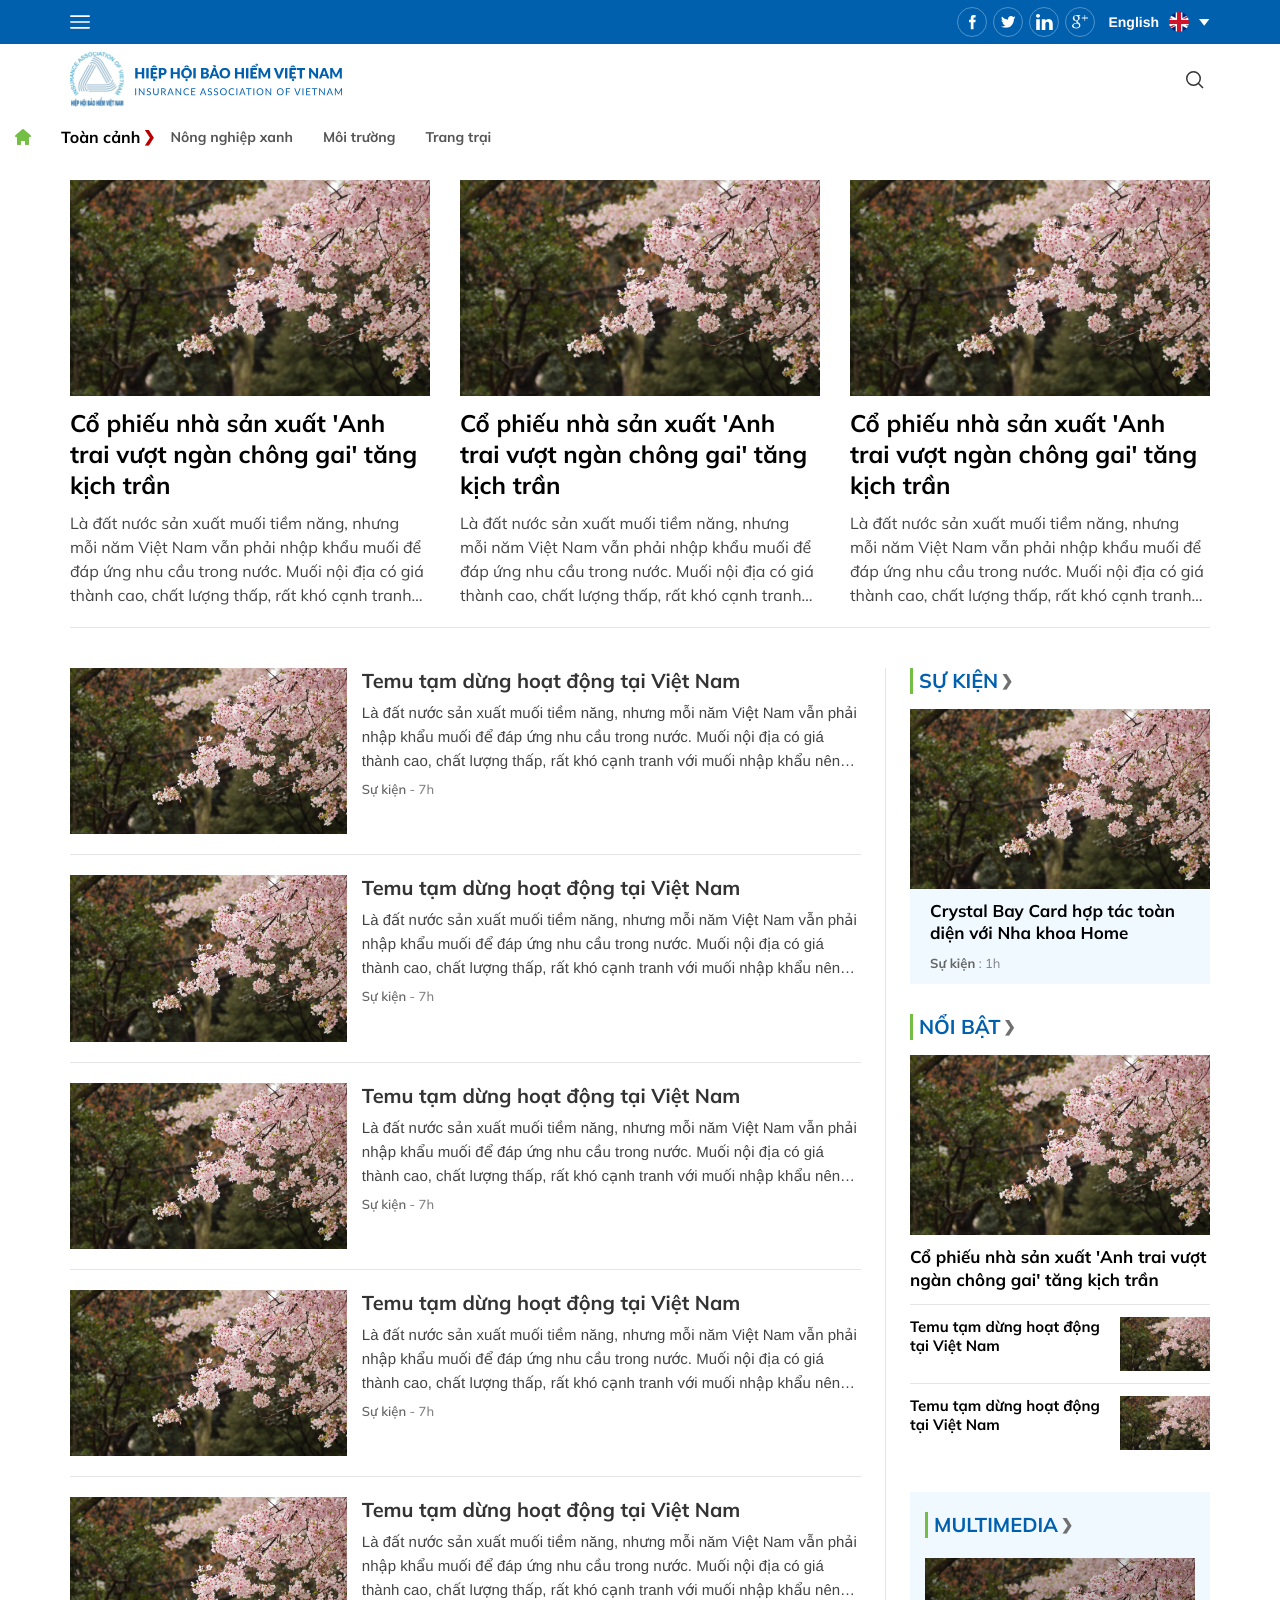
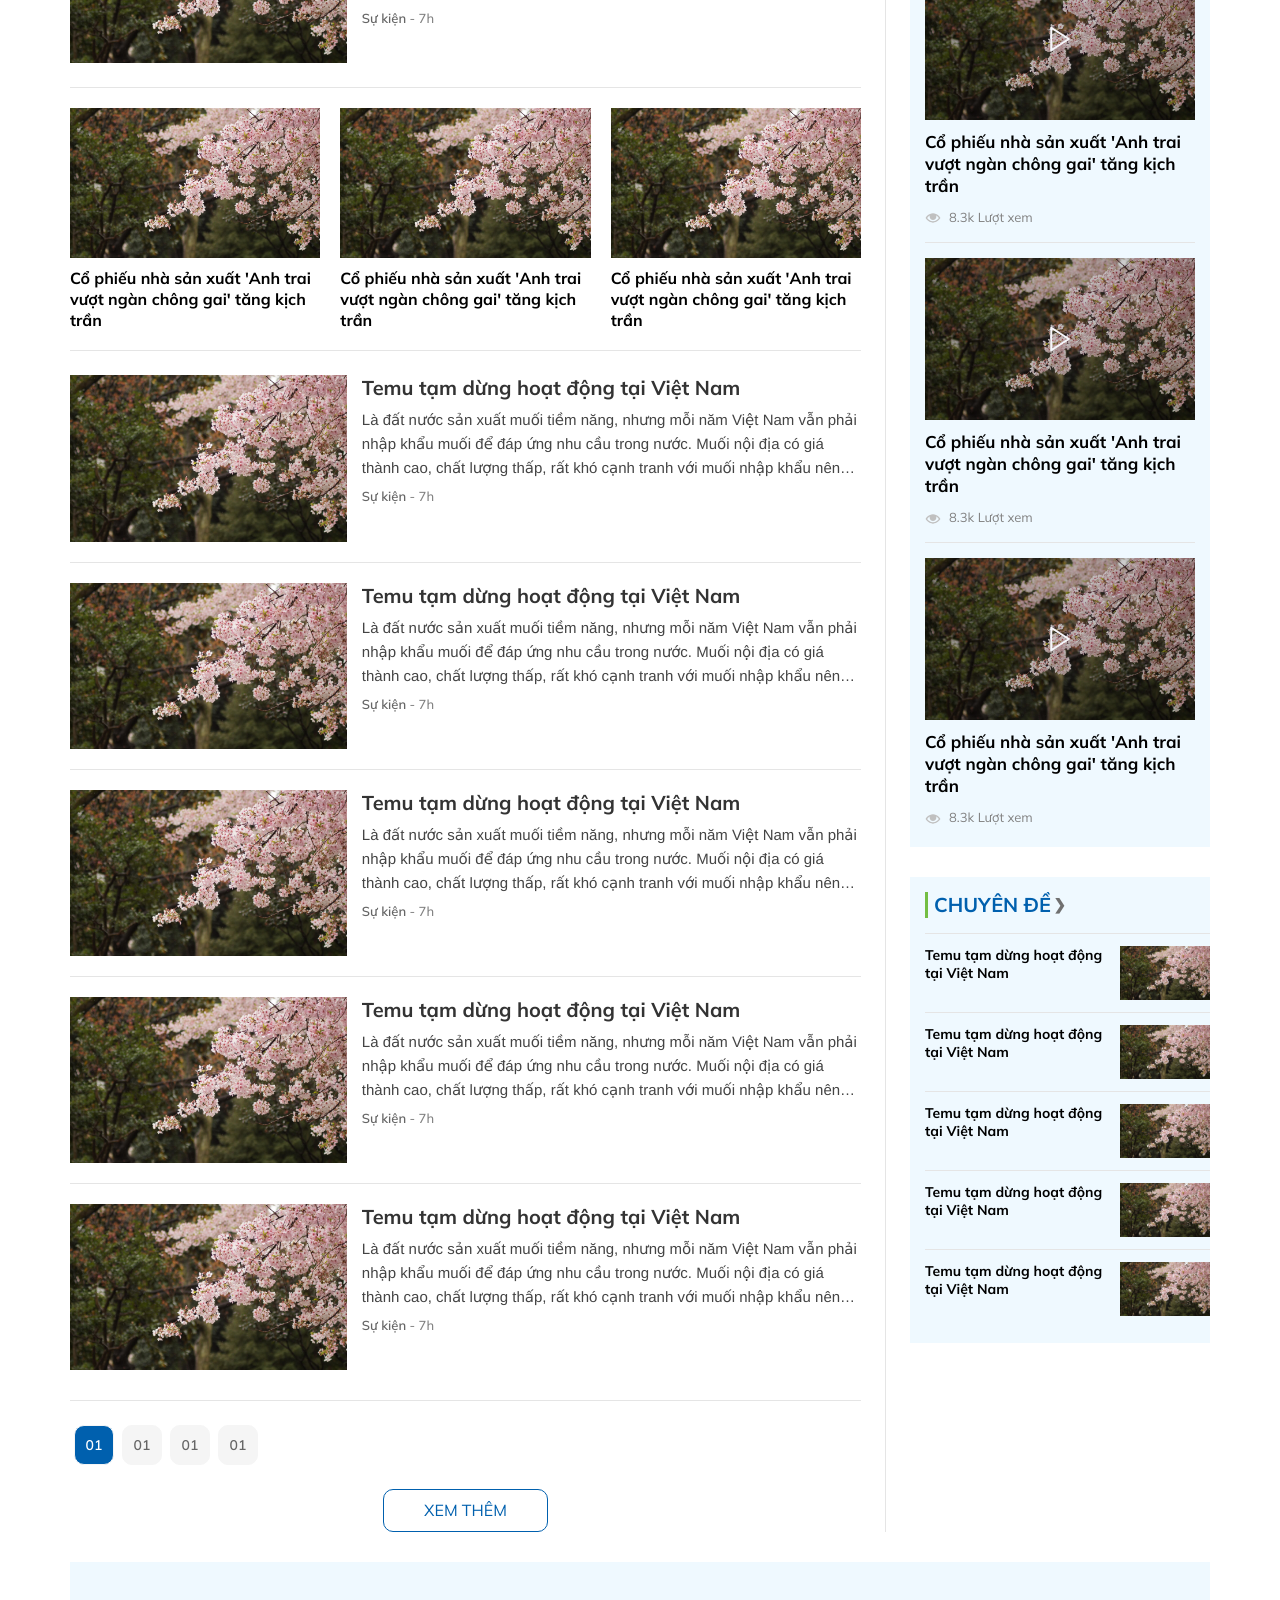
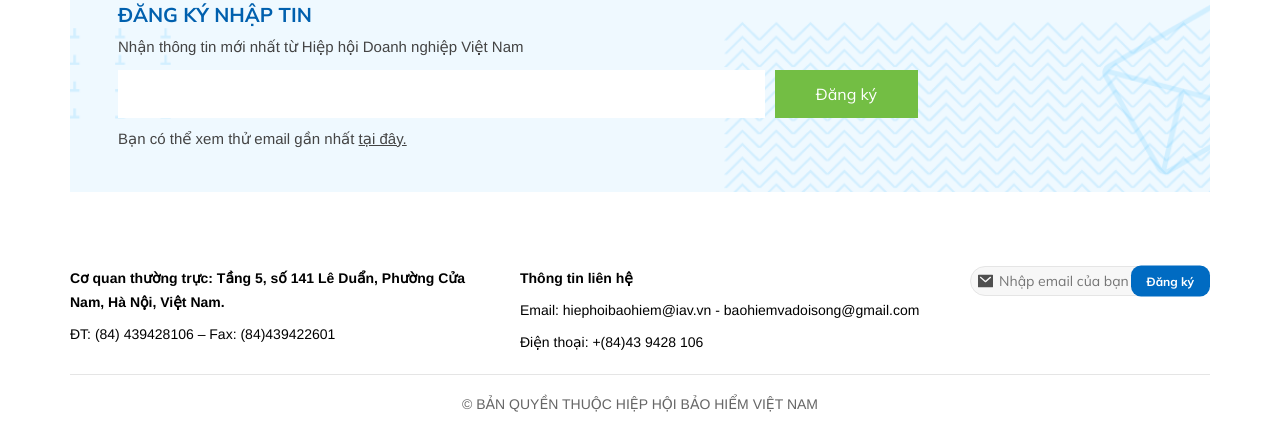
<file: cate.html>
<!DOCTYPE html>
<html lang="vi">
    <head>
        <meta charset="UTF-8" />
        <meta http-equiv="X-UA-Compatible" content="IE=edge" />
        <meta name="viewport" content="width=device-width, initial-scale=1.0" />
        <!-- favicon -->
        <link rel="shortcut icon" href="./images/favicon/favicon.ico" type="image/x-icon" />
        <!-- end favicon -->
        <title>Hiệp Hội Bảo Hiểm Việt Nam- Ngôi Nhà Chung Của Các Doanh Nghiệp, Tổ Chức Bảo Hiểm Hoạt Động Tại Việt Nam</title>
        <!-- font -->
        
        <!-- end font -->
        <link rel="stylesheet" href="./lib/swiper/swiper-bundle.min.css" />
        <link rel="stylesheet" href="./css/style.css" />
        <script src="./lib/jquery/jquery-3.7.1.min.js"></script>
    </head>

    <body>
        
        <!-- header -->
        <header id="header" class="header relative z-50 js__stickyHeader">
            <!-- pc -->
            <div class="d-3xl-block d-xl-none">
                <div class="header-desk relative z-10">
                    <!-- center -->
                    <div class="header-desk-center bg-white w-wrapper relative">
                        <!-- bg -->
                        <div class="header-desk-center__bg absolute inset-0">
                            <img src="./images/Header-bg.png" alt="">
                        </div>
                        <!-- end bg -->
                        <div class="header-desk-center__container w-1140 d-3xl-flex items-center py-20 relative">
                            <!-- left -->
                            <div class="left flex-1">
                                <!-- logo -->
                                <div class="logo d-3xl-flex items-center gap-10">
                                    <a href="#" class="logo-img">
                                        <img src="./images/svg/logo.svg" alt="">
                                    </a>
                                    
                                </div>
                                <!-- end logo -->
                            </div>
                            <!-- end left -->
                            
                            <!-- right -->
                            <div class="right flex-0">

                                <!-- right-top -->
                                <div class="right-top d-3xl-flex items-center gap-20 mb-4">
                                    <!-- social -->
                                    <ul class="social d-3xl-flex items-center">
                                        <li class="social-item">
                                            <a href="#" class="social-link">
                                                <img src="./images/svg/fb-blue.svg" loading="lazy" alt="" width="" height="">
                                            </a>
                                        </li>
                                        <li class="social-item">
                                            <a href="#" class="social-link">
                                                <img src="./images/svg/twitter-blue.svg" loading="lazy" alt="" width="" height="">
                                            </a>
                                        </li>
                                        <li class="social-item">
                                            <a href="#" class="social-link">
                                                <img src="./images/svg/linked-blue.svg" loading="lazy" alt="" width="" height="">
                                            </a>
                                        </li>
                                        <li class="social-item">
                                            <a href="#" class="social-link">
                                                <img src="./images/svg/gg+-blue.svg" loading="lazy" alt="" width="" height="">
                                            </a>
                                        </li>
                                    </ul>
                                    <!-- end social -->

                                    <!-- language -->
                                    <div class="language fs-14 js__languageContainer text-gray-33 font-arial fw-400">
                                        <div class="language-default d-3xl-flex items-center js__languageDefault">
                                            <div class="language-default__item d-3xl-flex items-center mr-10 js__languageDefaultText">
                                                <span class="language-text d-3xl-inline mr-10">Tiếng việt</span>
                                                <img src="./images/flag_1.png" class="language-img" alt="">
                                            </div>
                                            <div class="language-down">
                                                <img src="./images/svg/Polygon-down.svg" alt="">
                                            </div>
                                        </div>
                                        <div class="language-list text-white">
                                            <!-- item -->
                                            <div class="language-item d-3xl-flex items-center js__languageItem">
                                                <span class="language-text d-3xl-inline mr-10">Tiếng Việt</span>
                                                <img src="./images/flag_1.png" class="language-img" alt="">
                                            </div>
                                            <!-- end item -->
                                            <!-- item -->
                                            <div class="language-item d-3xl-flex items-center js__languageItem">
                                                <span class="language-text d-3xl-inline mr-10">English</span>
                                                <img src="./images/flag_2.png" class="language-img" alt="">
                                            </div>
                                            <!-- end item -->
                                        </div>
                                    </div>
                                    <!-- end language -->

                                    <!-- sitemap -->
                                    <a href="#" class="sitemap d-3xl-flex items-center">
                                        <!-- text -->
                                        <span class="font-arial fs-14">Sitemap</span>
                                        <!-- end text -->
                                        <div class="flex-0 icon-14 ml-10">
                                            <img src="./images/svg/fi-br-chart-tree.svg" alt="">
                                        </div>
                                    </a>
                                    <!-- end sitemap -->
                                </div>
                                <!-- end right-top -->
                                <!-- search desk -->
                                <div class="search-desk fs-14">
                                    <form action="" class="relative">
                                        <input type="hidden" name="mod" value="archive">
                                        <input type="hidden" name="act" value="search">
                                        <input name="search" type="text" class="search-input fs-14 w-full h-full" placeholder="Tìm kiếm">
                                        <button class="search-btn">
                                            <img src="./images/svg/search-blue.svg" loading="lazy" alt="" width="12" height="12">
                                        </button>
                                    </form>
                                </div>
                                <!-- end search desk -->
                            </div>
                            <!-- end right -->
                            
                        </div>
                    </div>
                    <!-- end center -->

                    <!-- menu -->
                    <div class="header-desk-menu bg-white w-wrapper relative bg-blue-ef">
                        
                        <div class="header-desk-menu__container w-1140 d-3xl-flex items-center justify-between">
                            <!-- navbar -->
                            <nav class="navbar flex-1">
                                <ul class="navbar-wrapper d-3xl-flex items-center justify-between">
                                    <li class="navbar-item flex-0">
                                        <a href="#" class="icon-16">
                                            <img src="./images/svg/Homepage-green.svg" alt="" class="">
                                        </a>
                                    </li>
                                    <!-- item -->
                                    <li class="navbar-item">
                                        <div class="navbar-item__heading d-3xl-flex items-center uppercase fw-600 fs-12">
                                            <a href="#" class="navbar-item__text flex-1 d-3xl-inline-block text-blue-077">Hiệp hội bảo hiểm</a>
                                        </div>
                                        <ul class="navbar-dropdown fs-14 scroll">
                                            <li class="navbar-dropdown__item">
                                                <a href="#" class="navbar-dropdown__link">Trong nước</a>
                                            </li>
                                            <li class="navbar-dropdown__item">
                                                <a href="#" class="navbar-dropdown__link">Quốc tế</a>
                                            </li>
                                            <li class="navbar-dropdown__item">
                                                <a href="#" class="navbar-dropdown__link">Tin phật sự</a>
                                            </li>
                                            <li class="navbar-dropdown__item">
                                                <a href="#" class="navbar-dropdown__link">Tin mới</a>
                                            </li>
                                        </ul>
                                    </li>
                                    <!-- end item -->
                                    <!-- item -->
                                    <li class="navbar-item">
                                        <div class="navbar-item__heading d-3xl-flex items-center uppercase fw-600 fs-12">
                                            <a href="#" class="navbar-item__text flex-1 d-3xl-inline-block text-blue-077">Vòng quanh thị trường</a>
                                        </div>
                                        <ul class="navbar-dropdown fs-14 scroll">
                                            <li class="navbar-dropdown__item">
                                                <a href="#" class="navbar-dropdown__link">Trong nước</a>
                                            </li>
                                            <li class="navbar-dropdown__item">
                                                <a href="#" class="navbar-dropdown__link">Quốc tế</a>
                                            </li>
                                            <li class="navbar-dropdown__item">
                                                <a href="#" class="navbar-dropdown__link">Tin phật sự</a>
                                            </li>
                                            <li class="navbar-dropdown__item">
                                                <a href="#" class="navbar-dropdown__link">Tin mới</a>
                                            </li>
                                        </ul>
                                    </li>
                                    <!-- end item -->
                                    <!-- item -->
                                    <li class="navbar-item">
                                        <div class="navbar-item__heading d-3xl-flex items-center uppercase fw-600 fs-12">
                                            <a href="#" class="navbar-item__text flex-1 d-3xl-inline-block text-blue-077">Khối nhân thọ</a>
                                        </div>
                                        <ul class="navbar-dropdown fs-14 scroll">
                                            <li class="navbar-dropdown__item">
                                                <a href="#" class="navbar-dropdown__link">Trong nước</a>
                                            </li>
                                            <li class="navbar-dropdown__item">
                                                <a href="#" class="navbar-dropdown__link">Quốc tế</a>
                                            </li>
                                            <li class="navbar-dropdown__item">
                                                <a href="#" class="navbar-dropdown__link">Tin phật sự</a>
                                            </li>
                                            <li class="navbar-dropdown__item">
                                                <a href="#" class="navbar-dropdown__link">Tin mới</a>
                                            </li>
                                        </ul>
                                    </li>
                                    <!-- end item -->
                                    <!-- item -->
                                    <li class="navbar-item">
                                        <div class="navbar-item__heading d-3xl-flex items-center uppercase fw-600 fs-12">
                                            <a href="#" class="navbar-item__text flex-1 d-3xl-inline-block text-blue-077">Khối phi nhân thọ</a>
                                        </div>
                                        <ul class="navbar-dropdown fs-14 scroll">
                                            <li class="navbar-dropdown__item">
                                                <a href="#" class="navbar-dropdown__link">Trong nước</a>
                                            </li>
                                            <li class="navbar-dropdown__item">
                                                <a href="#" class="navbar-dropdown__link">Quốc tế</a>
                                            </li>
                                            <li class="navbar-dropdown__item">
                                                <a href="#" class="navbar-dropdown__link">Tin phật sự</a>
                                            </li>
                                            <li class="navbar-dropdown__item">
                                                <a href="#" class="navbar-dropdown__link">Tin mới</a>
                                            </li>
                                        </ul>
                                    </li>
                                    <!-- end item -->
                                    <!-- item -->
                                    <li class="navbar-item">
                                        <div class="navbar-item__heading d-3xl-flex items-center uppercase fw-600 fs-12">
                                            <a href="#" class="navbar-item__text flex-1 d-3xl-inline-block text-blue-077">Quỹ bảo hiểm xe cơ giới</a>
                                        </div>
                                        <ul class="navbar-dropdown fs-14 scroll">
                                            <li class="navbar-dropdown__item">
                                                <a href="#" class="navbar-dropdown__link">Trong nước</a>
                                            </li>
                                            <li class="navbar-dropdown__item">
                                                <a href="#" class="navbar-dropdown__link">Quốc tế</a>
                                            </li>
                                            <li class="navbar-dropdown__item">
                                                <a href="#" class="navbar-dropdown__link">Tin phật sự</a>
                                            </li>
                                            <li class="navbar-dropdown__item">
                                                <a href="#" class="navbar-dropdown__link">Tin mới</a>
                                            </li>
                                        </ul>
                                    </li>
                                    <!-- end item -->
                                    <!-- item -->
                                    <li class="navbar-item">
                                        <div class="navbar-item__heading d-3xl-flex items-center uppercase fw-600 fs-12">
                                            <a href="#" class="navbar-item__text flex-1 d-3xl-inline-block text-blue-077">Thư viện pháp luật</a>
                                        </div>
                                        <ul class="navbar-dropdown fs-14 scroll">
                                            <li class="navbar-dropdown__item">
                                                <a href="#" class="navbar-dropdown__link">Trong nước</a>
                                            </li>
                                            <li class="navbar-dropdown__item">
                                                <a href="#" class="navbar-dropdown__link">Quốc tế</a>
                                            </li>
                                            <li class="navbar-dropdown__item">
                                                <a href="#" class="navbar-dropdown__link">Tin phật sự</a>
                                            </li>
                                            <li class="navbar-dropdown__item">
                                                <a href="#" class="navbar-dropdown__link">Tin mới</a>
                                            </li>
                                        </ul>
                                    </li>
                                    <!-- end item -->
                                    <!-- item -->
                                    <li class="navbar-item">
                                        <div class="navbar-item__heading d-3xl-flex items-center uppercase fw-600 fs-12">
                                            <a href="#" class="navbar-item__text flex-1 d-3xl-inline-block text-blue-077">Tất cả</a>
                                            <div class="navbar-item__icon icon-10 flex-0 ml-4">
                                                <img src="./images/svg/Polygon-down.svg" alt="">
                                            </div>
                                        </div>
                                        <ul class="navbar-dropdown fs-14 scroll">
                                            <li class="navbar-dropdown__item">
                                                <a href="#" class="navbar-dropdown__link">Trong nước</a>
                                            </li>
                                            <li class="navbar-dropdown__item">
                                                <a href="#" class="navbar-dropdown__link">Quốc tế</a>
                                            </li>
                                            <li class="navbar-dropdown__item">
                                                <a href="#" class="navbar-dropdown__link">Tin phật sự</a>
                                            </li>
                                            <li class="navbar-dropdown__item">
                                                <a href="#" class="navbar-dropdown__link">Tin mới</a>
                                            </li>
                                        </ul>
                                    </li>
                                    <!-- end item -->
                                    
                                
                                </ul>
                            </nav>
                            <!-- end navbar -->
                        </div>
                    </div>
                    <!-- end menu -->
                </div>
            </div>
            <!-- end pc -->
             
            <!-- mb -->
            <div class="d-3xl-none d-xl-block">
                <div class="header-mb relative z-10">
                   <!-- top -->
                    <div class="header-mb-top w-wrapper bg-blue-006">
                        <div class="header-mb-top__container w-1140 d-3xl-flex items-center justify-between py-4">
                            <!-- left-->
                            <div class="header-mb-top__left">
                                <!-- submenu -->
                                <div class="sub-menu">
                                    <!-- icon bar -->
                                    <div class="icon-bar js__clickShowMenuMb">
                                        <img src="./images/svg/bar-w.svg" alt="">
                                    </div>
                                    <!-- end icon bar -->
                                    <!-- content -->
                                    <div class="sub-menu__content">
                                        <!-- close -->
                                        <div class="sub-menu__close js__closeSubMenu d-3xl-flex items-center">
                                            <img src="./images/svg/close-gray.svg" alt="">
                                        </div>
                                        <!-- end close -->
            
                                        <div class="sub-menu__container">
                                            <!-- list -->
                                            <div class="sub-menu__list">
                                                <!-- item -->
                                                <div class="sub-menu__item px-20">
                                                    <!-- heading -->
                                                    <div class="heading-sub d-3xl-flex items-center justify-between py-8 text-red-993">
                                                        <h3 class="heading-sub__title fs-14 fw-500 uppercase">
                                                            <a href="#">Tin tức</a>
                                                        </h3>
                                                        <div class="heading-sub__arrow js__dropDown">
                                                            <img src="./images/svg/arrow-down-gray.svg" alt="">
                                                        </div>
                                                    </div>
                                                    <!-- end heading -->
            
                                                    <!-- sub menu list -->
                                                    <ul class="list-sub js__listSubMenu">
                                                        <li class="item-sub">
                                                            <a href="#" class="item-sub__link fs-16">Release Calender</a>
                                                        </li>
                                                        <li class="item-sub">
                                                            <a href="#" class="item-sub__link fs-16">Release Calender</a>
                                                        </li>
                                                        <li class="item-sub">
                                                            <a href="#" class="item-sub__link fs-16">Release Calender</a>
                                                        </li>
                                                    </ul>
                                                    <!-- end sub menu list -->
                                                </div>
                                                <!-- end item -->
                                                <!-- item -->
                                                <div class="sub-menu__item px-20">
                                                    <!-- heading -->
                                                    <div class="heading-sub d-3xl-flex items-center justify-between py-8 text-red-993">
                                                        <h3 class="heading-sub__title fs-14 fw-500 uppercase">
                                                            <a href="#">Tin tức</a>
                                                        </h3>
                                                        <div class="heading-sub__arrow js__dropDown">
                                                            <img src="./images/svg/arrow-down-gray.svg" alt="">
                                                        </div>
                                                    </div>
                                                    <!-- end heading -->
            
                                                    <!-- sub menu list -->
                                                    <ul class="list-sub js__listSubMenu">
                                                        <li class="item-sub">
                                                            <a href="#" class="item-sub__link fs-16">Release Calender</a>
                                                        </li>
                                                        <li class="item-sub">
                                                            <a href="#" class="item-sub__link fs-16">Release Calender</a>
                                                        </li>
                                                        <li class="item-sub">
                                                            <a href="#" class="item-sub__link fs-16">Release Calender</a>
                                                        </li>
                                                    </ul>
                                                    <!-- end sub menu list -->
                                                </div>
                                                <!-- end item -->
                                                <!-- item -->
                                                <div class="sub-menu__item px-20">
                                                    <!-- heading -->
                                                    <div class="heading-sub d-3xl-flex items-center justify-between py-8 text-red-993">
                                                        <h3 class="heading-sub__title fs-14 fw-500 uppercase">
                                                            <a href="#">Tin tức</a>
                                                        </h3>
                                                        <div class="heading-sub__arrow js__dropDown">
                                                            <img src="./images/svg/arrow-down-gray.svg" alt="">
                                                        </div>
                                                    </div>
                                                    <!-- end heading -->
            
                                                    <!-- sub menu list -->
                                                    <ul class="list-sub js__listSubMenu">
                                                        <li class="item-sub">
                                                            <a href="#" class="item-sub__link fs-16">Release Calender</a>
                                                        </li>
                                                        <li class="item-sub">
                                                            <a href="#" class="item-sub__link fs-16">Release Calender</a>
                                                        </li>
                                                        <li class="item-sub">
                                                            <a href="#" class="item-sub__link fs-16">Release Calender</a>
                                                        </li>
                                                    </ul>
                                                    <!-- end sub menu list -->
                                                </div>
                                                <!-- end item -->
                                                
                                                
                                            </div>
                                            <!-- end list -->
                                        </div>
                                    </div>
                                    <!-- end content -->
                                    <div class="overlay js__overlay"></div>
                                </div>
                                <!-- end submenu -->
                            </div>
                            <!-- end left-->

                            <!-- right -->
                            <div class="header-mb-top__right d-3xl-flex items-center gap-10">
                                <!-- social -->
                                <ul class="social d-3xl-flex items-center">
                                    <li class="social-item">
                                        <a href="#" class="social-link">
                                            <img src="./images/svg/fb-w.svg" loading="lazy" alt="" width="" height="">
                                        </a>
                                    </li>
                                    <li class="social-item">
                                        <a href="#" class="social-link">
                                            <img src="./images/svg/twitter-w.svg" loading="lazy" alt="" width="" height="">
                                        </a>
                                    </li>
                                    <li class="social-item">
                                        <a href="#" class="social-link">
                                            <img src="./images/svg/linked-w.svg" loading="lazy" alt="" width="" height="">
                                        </a>
                                    </li>
                                    <li class="social-item">
                                        <a href="#" class="social-link">
                                            <img src="./images/svg/gg+-w.svg" loading="lazy" alt="" width="" height="">
                                        </a>
                                    </li>
                                </ul>
                                <!-- end social -->
    
                                <!-- language -->
                                <div class="language fs-14 js__languageContainer text-white font-arial fw-700">
                                    <div class="language-default d-3xl-flex items-center js__languageDefault">
                                        <div class="language-default__item d-3xl-flex items-center mr-10 js__languageDefaultText">
                                            <span class="language-text d-3xl-inline mr-10">English</span>
                                            <img src="./images/flag_2.png" class="language-img" alt="">
                                        </div>
                                        <div class="language-down">
                                            <img src="./images/svg/polygon-w.svg" alt="">
                                        </div>
                                    </div>
                                    <div class="language-list">
                                        <!-- item -->
                                        <div class="language-item d-3xl-flex items-center js__languageItem">
                                            <span class="language-text d-3xl-inline mr-10">English</span>
                                            <img src="./images/flag_2.png" class="language-img" alt="">
                                        </div>
                                        <!-- end item -->
                                        <!-- item -->
                                        <div class="language-item d-3xl-flex items-center js__languageItem">
                                            <span class="language-text d-3xl-inline mr-10">Tiếng việt</span>
                                            <img src="./images/flag_1.png" class="language-img" alt="">
                                        </div>
                                        <!-- end item -->
                                    </div>
                                </div>
                                <!-- end language -->
                            </div>
                            <!-- end right -->

                        </div>
                    </div>
                    <!-- end top -->
                    <!-- center -->
                    <div class="header-mb-center w-wrapper bg-white py-4">
                        <div class="header-mb-center__container w-1140 d-3xl-flex items-center justify-between py-4">
                            <!-- left -->
                            <div class="left flex-1">
                                <!-- logo -->
                                <div class="logo">
                                    <a href="#" class="logo-img">
                                        <img src="./images/svg/logo.svg" alt="">
                                    </a>
                                </div>
                                <!-- end logo -->
                            </div>
                            <!-- end left -->
                           
                            <!-- right -->
                            <div class="right">
                                <!-- search mb -->
                                <div class="search-mb">
                                    <div class="search-mb__icon js__searchMb">
                                        <img src="./images/svg/search-gray.svg" alt="">
                                    </div>
                                    <!-- form -->
                                    <div class="header-search-mb__form h-60 w-full js__formSearchMb shadow">
                                        <form action="" class="w-full h-full">
                                            <div class="relative w-full h-full">
                                                <input type="text" class="header-search-input w-full h-full p-12 fs-16 js__focusSearchMb" placeholder="Search...">
                                                <div class="header-search-btn absolute h-full d-3xl-flex items-center p-8 js__closeSearchMb icon-16">
                                                    <img src="./images/svg/close-gray.svg" alt="">
                                                </div>
                                            </div>
                                        </form>
                                    </div>
                                    <!-- end form -->
                                </div>
                                <!-- end search mb -->
                            </div>
                            <!-- end right -->
                        </div>
                    </div>
                    <!-- end center -->
                    <!-- navbar menu mb -->
                    <div class="navbar-menu-mb navbar-menu-mb--children js__navbarMenuMb py-12 pl-15 pr-40 relative">
                        <ul class="navbar-mb js__navbarMb d-3xl-flex items-center fs-16 text-gray-18 fw-700">
                            <li class="navbar-item flex-0">
                                <a href="#" class="">
                                    <img src="./images/svg/Homepage-green.svg" alt="">
                                </a>
                            </li>
                            <li class="navbar-item">
                                <a href="#">Toàn cảnh</a>
                            </li>
                            <li class="navbar-item">
                                <a href="#">Nông nghiệp xanh</a>
                            </li>
                            <li class="navbar-item">
                                <a href="#">Môi trường</a>
                            </li>
                            <li class="navbar-item">
                                <a href="#">Trang trại</a>
                            </li>
                            
                        </ul>
                        <!-- <div class="navbar-scroll-icon js__navbarIcon">
                            <img src="./images/svg/arrow-next-gray-2.svg" alt="">
                        </div> -->
                    </div>
                    <!-- end navbar menu mb -->
                </div>
            </div>
            <!-- end mb -->

        </header>
        <!-- end header -->
        <!-- main -->
        <main id="main" class="main">

            <!-- desk top -->
            <div class="d-3xl-block d-md-none">
                <!-- cate primary -->
                <section class="cate-primary relative w-wrapper z-10 over-hidden pb-20 my-20">
                    <div class="cate-primary__container w-1140 w-md-500 relative pb-20 border-b-e5">
                        <!-- row  -->
                        <div class="cate-primary__row d-3xl-grid col-3 gap-30">
                            <!-- article -->
                            <div class="article">
                                <!-- img -->
                                <div class="article-img">
                                    <a href="#" class="ratio-15x9">
                                        <img src="./images/2.jpg" alt="">
                                    </a>
                                </div>
                                <!-- end img -->
                                <!-- content -->
                                <div class="article-content pt-12">
                                    <h3 class="article-title fs-24 fw-700 lh-130">
                                        <a href="#" class="">Cổ phiếu nhà sản xuất 'Anh trai vượt ngàn chông gai' tăng kịch trần
                                        </a>
                                    </h3>
                                    <div class="article-des fs-16 text-gray-44 lh-130 mt-10">
                                        <p class="fix-text4">
                                            Là đất nước sản xuất muối tiềm
                                            năng, nhưng mỗi năm Việt Nam vẫn
                                            phải nhập khẩu muối để đáp ứng
                                            nhu cầu trong nước. Muối nội địa
                                            có giá thành cao, chất lượng
                                            thấp, rất khó cạnh tranh với
                                            muối nhập khẩu nên khó tiêu thụ.
                                        </p>
                                    </div>
                                </div>
                                <!-- end content -->
                            </div>
                            <!-- end article -->
                            <!-- article -->
                            <div class="article">
                                <!-- img -->
                                <div class="article-img">
                                    <a href="#" class="ratio-15x9">
                                        <img src="./images/2.jpg" alt="">
                                    </a>
                                </div>
                                <!-- end img -->
                                <!-- content -->
                                <div class="article-content pt-12">
                                    <h3 class="article-title fs-24 fw-700 lh-130">
                                        <a href="#" class="">Cổ phiếu nhà sản xuất 'Anh trai vượt ngàn chông gai' tăng kịch trần
                                        </a>
                                    </h3>
                                    <div class="article-des fs-16 text-gray-44 lh-130 mt-10">
                                        <p class="fix-text4">
                                            Là đất nước sản xuất muối tiềm
                                            năng, nhưng mỗi năm Việt Nam vẫn
                                            phải nhập khẩu muối để đáp ứng
                                            nhu cầu trong nước. Muối nội địa
                                            có giá thành cao, chất lượng
                                            thấp, rất khó cạnh tranh với
                                            muối nhập khẩu nên khó tiêu thụ.
                                        </p>
                                    </div>
                                </div>
                                <!-- end content -->
                            </div>
                            <!-- end article -->
                            <!-- article -->
                            <div class="article">
                                <!-- img -->
                                <div class="article-img">
                                    <a href="#" class="ratio-15x9">
                                        <img src="./images/2.jpg" alt="">
                                    </a>
                                </div>
                                <!-- end img -->
                                <!-- content -->
                                <div class="article-content pt-12">
                                    <h3 class="article-title fs-24 fw-700 lh-130">
                                        <a href="#" class="">Cổ phiếu nhà sản xuất 'Anh trai vượt ngàn chông gai' tăng kịch trần
                                        </a>
                                    </h3>
                                    <div class="article-des fs-16 text-gray-44 lh-130 mt-10">
                                        <p class="fix-text4">
                                            Là đất nước sản xuất muối tiềm
                                            năng, nhưng mỗi năm Việt Nam vẫn
                                            phải nhập khẩu muối để đáp ứng
                                            nhu cầu trong nước. Muối nội địa
                                            có giá thành cao, chất lượng
                                            thấp, rất khó cạnh tranh với
                                            muối nhập khẩu nên khó tiêu thụ.
                                        </p>
                                    </div>
                                </div>
                                <!-- end content -->
                            </div>
                            <!-- end article -->
                        </div>
                        <!-- end row  -->
    
                    </div>
                </section>
                <!-- end cate primary -->

                <!-- cate secondary -->
                <section class="cate-secondary relative z-10 over-hidden w-wrapper">
                    <div class="cate-secondary__container block-primary w-1140 w-md-500 d-3xl-flex">
                        <!-- left -->
                        <div class="cate-secondary__left block-primary__left border-r-e5 pr-24 mr-24">
                            <!-- box thirteen -->
                            <div class="box-thirteen">
                                <!-- article-list -->
                                <div class="article-list last-article">
                                    <!-- article -->
                                    <div class="article d-3xl-flex py-20 border-b-e5">
                                        <!-- img -->
                                        <div class="article-img flex-0 w-35">
                                            <a href="#" class="ratio-15x9">
                                                <img src="./images/2.jpg" alt="">
                                            </a>
                                        </div>
                                        <!-- end img -->
                                        <!-- content -->
                                        <div class="article-content flex-1 pl-15">
                                            <h3 class="article-title fs-20 text-gray-33 fw-700 lh-130">
                                                <a href="#" class="fix-text3">Temu tạm dừng hoạt động tại Việt Nam
                                                </a>
                                            </h3>
                                            <div class="article-des font-arial fs-15 text-gray-44 lh-130 mt-8">
                                                <p class="fix-text3"> Là đất nước sản xuất muối tiềm năng, nhưng mỗi năm Việt Nam vẫn phải nhập khẩu muối để đáp ứng nhu cầu trong nước. Muối nội địa có giá thành cao, chất lượng thấp, rất khó cạnh tranh với muối nhập khẩu nên khó tiêu thụ.</p>
                                            </div>
                                            <a href="#" class="time-public d-3xl-flex items-center fs-13 mt-8">
                                                <span class="d-3xl-inline-block fw-600 text-gray-66">Sự kiện</span>
                                                <span class="d-3xl-inline-block fw-500 text-gray-82">&nbsp;-&nbsp;7h</span>
                                            </a>
                                        </div>
                                        <!-- end content -->
                                    </div>
                                    <!-- end article -->
                                    <!-- article -->
                                    <div class="article d-3xl-flex py-20 border-b-e5">
                                        <!-- img -->
                                        <div class="article-img flex-0 w-35">
                                            <a href="#" class="ratio-15x9">
                                                <img src="./images/2.jpg" alt="">
                                            </a>
                                        </div>
                                        <!-- end img -->
                                        <!-- content -->
                                        <div class="article-content flex-1 pl-15">
                                            <h3 class="article-title fs-20 text-gray-33 fw-700 lh-130">
                                                <a href="#" class="fix-text3">Temu tạm dừng hoạt động tại Việt Nam
                                                </a>
                                            </h3>
                                            <div class="article-des font-arial fs-15 text-gray-44 lh-130 mt-8">
                                                <p class="fix-text3"> Là đất nước sản xuất muối tiềm năng, nhưng mỗi năm Việt Nam vẫn phải nhập khẩu muối để đáp ứng nhu cầu trong nước. Muối nội địa có giá thành cao, chất lượng thấp, rất khó cạnh tranh với muối nhập khẩu nên khó tiêu thụ.</p>
                                            </div>
                                            <a href="#" class="time-public d-3xl-flex items-center fs-13 mt-8">
                                                <span class="d-3xl-inline-block fw-600 text-gray-66">Sự kiện</span>
                                                <span class="d-3xl-inline-block fw-500 text-gray-82">&nbsp;-&nbsp;7h</span>
                                            </a>
                                        </div>
                                        <!-- end content -->
                                    </div>
                                    <!-- end article -->
                                    <!-- article -->
                                    <div class="article d-3xl-flex py-20 border-b-e5">
                                        <!-- img -->
                                        <div class="article-img flex-0 w-35">
                                            <a href="#" class="ratio-15x9">
                                                <img src="./images/2.jpg" alt="">
                                            </a>
                                        </div>
                                        <!-- end img -->
                                        <!-- content -->
                                        <div class="article-content flex-1 pl-15">
                                            <h3 class="article-title fs-20 text-gray-33 fw-700 lh-130">
                                                <a href="#" class="fix-text3">Temu tạm dừng hoạt động tại Việt Nam
                                                </a>
                                            </h3>
                                            <div class="article-des font-arial fs-15 text-gray-44 lh-130 mt-8">
                                                <p class="fix-text3"> Là đất nước sản xuất muối tiềm năng, nhưng mỗi năm Việt Nam vẫn phải nhập khẩu muối để đáp ứng nhu cầu trong nước. Muối nội địa có giá thành cao, chất lượng thấp, rất khó cạnh tranh với muối nhập khẩu nên khó tiêu thụ.</p>
                                            </div>
                                            <a href="#" class="time-public d-3xl-flex items-center fs-13 mt-8">
                                                <span class="d-3xl-inline-block fw-600 text-gray-66">Sự kiện</span>
                                                <span class="d-3xl-inline-block fw-500 text-gray-82">&nbsp;-&nbsp;7h</span>
                                            </a>
                                        </div>
                                        <!-- end content -->
                                    </div>
                                    <!-- end article -->
                                    <!-- article -->
                                    <div class="article d-3xl-flex py-20 border-b-e5">
                                        <!-- img -->
                                        <div class="article-img flex-0 w-35">
                                            <a href="#" class="ratio-15x9">
                                                <img src="./images/2.jpg" alt="">
                                            </a>
                                        </div>
                                        <!-- end img -->
                                        <!-- content -->
                                        <div class="article-content flex-1 pl-15">
                                            <h3 class="article-title fs-20 text-gray-33 fw-700 lh-130">
                                                <a href="#" class="fix-text3">Temu tạm dừng hoạt động tại Việt Nam
                                                </a>
                                            </h3>
                                            <div class="article-des font-arial fs-15 text-gray-44 lh-130 mt-8">
                                                <p class="fix-text3"> Là đất nước sản xuất muối tiềm năng, nhưng mỗi năm Việt Nam vẫn phải nhập khẩu muối để đáp ứng nhu cầu trong nước. Muối nội địa có giá thành cao, chất lượng thấp, rất khó cạnh tranh với muối nhập khẩu nên khó tiêu thụ.</p>
                                            </div>
                                            <a href="#" class="time-public d-3xl-flex items-center fs-13 mt-8">
                                                <span class="d-3xl-inline-block fw-600 text-gray-66">Sự kiện</span>
                                                <span class="d-3xl-inline-block fw-500 text-gray-82">&nbsp;-&nbsp;7h</span>
                                            </a>
                                        </div>
                                        <!-- end content -->
                                    </div>
                                    <!-- end article -->
                                    <!-- article -->
                                    <div class="article d-3xl-flex py-20 border-b-e5">
                                        <!-- img -->
                                        <div class="article-img flex-0 w-35">
                                            <a href="#" class="ratio-15x9">
                                                <img src="./images/2.jpg" alt="">
                                            </a>
                                        </div>
                                        <!-- end img -->
                                        <!-- content -->
                                        <div class="article-content flex-1 pl-15">
                                            <h3 class="article-title fs-20 text-gray-33 fw-700 lh-130">
                                                <a href="#" class="fix-text3">Temu tạm dừng hoạt động tại Việt Nam
                                                </a>
                                            </h3>
                                            <div class="article-des font-arial fs-15 text-gray-44 lh-130 mt-8">
                                                <p class="fix-text3"> Là đất nước sản xuất muối tiềm năng, nhưng mỗi năm Việt Nam vẫn phải nhập khẩu muối để đáp ứng nhu cầu trong nước. Muối nội địa có giá thành cao, chất lượng thấp, rất khó cạnh tranh với muối nhập khẩu nên khó tiêu thụ.</p>
                                            </div>
                                            <a href="#" class="time-public d-3xl-flex items-center fs-13 mt-8">
                                                <span class="d-3xl-inline-block fw-600 text-gray-66">Sự kiện</span>
                                                <span class="d-3xl-inline-block fw-500 text-gray-82">&nbsp;-&nbsp;7h</span>
                                            </a>
                                        </div>
                                        <!-- end content -->
                                    </div>
                                    <!-- end article -->
                                </div>
                                <!-- end article-list -->
                            </div>
                            <!-- end box thirteen -->

                            <!-- box fourteen -->
                            <div class="box-fourteen my-24 py-20 d-3xl-grid col-3 gap-20 border-b-e5 border-t-e5">
                                    <!-- article -->
                                    <div class="article">
                                        <!-- img -->
                                        <div class="article-img">
                                            <a href="#" class="ratio-15x9">
                                                <img src="./images/2.jpg" alt="">
                                            </a>
                                        </div>
                                        <!-- end img -->
                                        <!-- content -->
                                        <div class="article-content flex-1 pt-10">
                                            <h3 class="article-title fix-text4 fs-16 fw-700 lh-130">
                                                <a href="#" class="">Cổ phiếu nhà sản xuất 'Anh trai vượt ngàn chông gai' tăng kịch trần
                                                </a>
                                            </h3>
                                        </div>
                                        <!-- end content -->
                                    </div>
                                    <!-- end article -->
                                    <!-- article -->
                                    <div class="article">
                                        <!-- img -->
                                        <div class="article-img">
                                            <a href="#" class="ratio-15x9">
                                                <img src="./images/2.jpg" alt="">
                                            </a>
                                        </div>
                                        <!-- end img -->
                                        <!-- content -->
                                        <div class="article-content flex-1 pt-10">
                                            <h3 class="article-title fix-text4 fs-16 fw-700 lh-130">
                                                <a href="#" class="">Cổ phiếu nhà sản xuất 'Anh trai vượt ngàn chông gai' tăng kịch trần
                                                </a>
                                            </h3>
                                        </div>
                                        <!-- end content -->
                                    </div>
                                    <!-- end article -->
                                    <!-- article -->
                                    <div class="article">
                                        <!-- img -->
                                        <div class="article-img">
                                            <a href="#" class="ratio-15x9">
                                                <img src="./images/2.jpg" alt="">
                                            </a>
                                        </div>
                                        <!-- end img -->
                                        <!-- content -->
                                        <div class="article-content flex-1 pt-10">
                                            <h3 class="article-title fix-text4 fs-16 fw-700 lh-130">
                                                <a href="#" class="">Cổ phiếu nhà sản xuất 'Anh trai vượt ngàn chông gai' tăng kịch trần
                                                </a>
                                            </h3>
                                        </div>
                                        <!-- end content -->
                                    </div>
                                    <!-- end article -->
                                </div>
                            <!-- end box fourteen -->

                            <!-- box thirteen -->
                            <div class="box-thirteen">
                                <!-- article-list -->
                                <div class="article-list last-article">
                                    <!-- article -->
                                    <div class="article d-3xl-flex py-20 border-b-e5">
                                        <!-- img -->
                                        <div class="article-img flex-0 w-35">
                                            <a href="#" class="ratio-15x9">
                                                <img src="./images/2.jpg" alt="">
                                            </a>
                                        </div>
                                        <!-- end img -->
                                        <!-- content -->
                                        <div class="article-content flex-1 pl-15">
                                            <h3 class="article-title fs-20 text-gray-33 fw-700 lh-130">
                                                <a href="#" class="fix-text3">Temu tạm dừng hoạt động tại Việt Nam
                                                </a>
                                            </h3>
                                            <div class="article-des font-arial fs-15 text-gray-44 lh-130 mt-8">
                                                <p class="fix-text3"> Là đất nước sản xuất muối tiềm năng, nhưng mỗi năm Việt Nam vẫn phải nhập khẩu muối để đáp ứng nhu cầu trong nước. Muối nội địa có giá thành cao, chất lượng thấp, rất khó cạnh tranh với muối nhập khẩu nên khó tiêu thụ.</p>
                                            </div>
                                            <a href="#" class="time-public d-3xl-flex items-center fs-13 mt-8">
                                                <span class="d-3xl-inline-block fw-600 text-gray-66">Sự kiện</span>
                                                <span class="d-3xl-inline-block fw-500 text-gray-82">&nbsp;-&nbsp;7h</span>
                                            </a>
                                        </div>
                                        <!-- end content -->
                                    </div>
                                    <!-- end article -->
                                    <!-- article -->
                                    <div class="article d-3xl-flex py-20 border-b-e5">
                                        <!-- img -->
                                        <div class="article-img flex-0 w-35">
                                            <a href="#" class="ratio-15x9">
                                                <img src="./images/2.jpg" alt="">
                                            </a>
                                        </div>
                                        <!-- end img -->
                                        <!-- content -->
                                        <div class="article-content flex-1 pl-15">
                                            <h3 class="article-title fs-20 text-gray-33 fw-700 lh-130">
                                                <a href="#" class="fix-text3">Temu tạm dừng hoạt động tại Việt Nam
                                                </a>
                                            </h3>
                                            <div class="article-des font-arial fs-15 text-gray-44 lh-130 mt-8">
                                                <p class="fix-text3"> Là đất nước sản xuất muối tiềm năng, nhưng mỗi năm Việt Nam vẫn phải nhập khẩu muối để đáp ứng nhu cầu trong nước. Muối nội địa có giá thành cao, chất lượng thấp, rất khó cạnh tranh với muối nhập khẩu nên khó tiêu thụ.</p>
                                            </div>
                                            <a href="#" class="time-public d-3xl-flex items-center fs-13 mt-8">
                                                <span class="d-3xl-inline-block fw-600 text-gray-66">Sự kiện</span>
                                                <span class="d-3xl-inline-block fw-500 text-gray-82">&nbsp;-&nbsp;7h</span>
                                            </a>
                                        </div>
                                        <!-- end content -->
                                    </div>
                                    <!-- end article -->
                                    <!-- article -->
                                    <div class="article d-3xl-flex py-20 border-b-e5">
                                        <!-- img -->
                                        <div class="article-img flex-0 w-35">
                                            <a href="#" class="ratio-15x9">
                                                <img src="./images/2.jpg" alt="">
                                            </a>
                                        </div>
                                        <!-- end img -->
                                        <!-- content -->
                                        <div class="article-content flex-1 pl-15">
                                            <h3 class="article-title fs-20 text-gray-33 fw-700 lh-130">
                                                <a href="#" class="fix-text3">Temu tạm dừng hoạt động tại Việt Nam
                                                </a>
                                            </h3>
                                            <div class="article-des font-arial fs-15 text-gray-44 lh-130 mt-8">
                                                <p class="fix-text3"> Là đất nước sản xuất muối tiềm năng, nhưng mỗi năm Việt Nam vẫn phải nhập khẩu muối để đáp ứng nhu cầu trong nước. Muối nội địa có giá thành cao, chất lượng thấp, rất khó cạnh tranh với muối nhập khẩu nên khó tiêu thụ.</p>
                                            </div>
                                            <a href="#" class="time-public d-3xl-flex items-center fs-13 mt-8">
                                                <span class="d-3xl-inline-block fw-600 text-gray-66">Sự kiện</span>
                                                <span class="d-3xl-inline-block fw-500 text-gray-82">&nbsp;-&nbsp;7h</span>
                                            </a>
                                        </div>
                                        <!-- end content -->
                                    </div>
                                    <!-- end article -->
                                    <!-- article -->
                                    <div class="article d-3xl-flex py-20 border-b-e5">
                                        <!-- img -->
                                        <div class="article-img flex-0 w-35">
                                            <a href="#" class="ratio-15x9">
                                                <img src="./images/2.jpg" alt="">
                                            </a>
                                        </div>
                                        <!-- end img -->
                                        <!-- content -->
                                        <div class="article-content flex-1 pl-15">
                                            <h3 class="article-title fs-20 text-gray-33 fw-700 lh-130">
                                                <a href="#" class="fix-text3">Temu tạm dừng hoạt động tại Việt Nam
                                                </a>
                                            </h3>
                                            <div class="article-des font-arial fs-15 text-gray-44 lh-130 mt-8">
                                                <p class="fix-text3"> Là đất nước sản xuất muối tiềm năng, nhưng mỗi năm Việt Nam vẫn phải nhập khẩu muối để đáp ứng nhu cầu trong nước. Muối nội địa có giá thành cao, chất lượng thấp, rất khó cạnh tranh với muối nhập khẩu nên khó tiêu thụ.</p>
                                            </div>
                                            <a href="#" class="time-public d-3xl-flex items-center fs-13 mt-8">
                                                <span class="d-3xl-inline-block fw-600 text-gray-66">Sự kiện</span>
                                                <span class="d-3xl-inline-block fw-500 text-gray-82">&nbsp;-&nbsp;7h</span>
                                            </a>
                                        </div>
                                        <!-- end content -->
                                    </div>
                                    <!-- end article -->
                                    <!-- article -->
                                    <div class="article d-3xl-flex py-20 border-b-e5">
                                        <!-- img -->
                                        <div class="article-img flex-0 w-35">
                                            <a href="#" class="ratio-15x9">
                                                <img src="./images/2.jpg" alt="">
                                            </a>
                                        </div>
                                        <!-- end img -->
                                        <!-- content -->
                                        <div class="article-content flex-1 pl-15">
                                            <h3 class="article-title fs-20 text-gray-33 fw-700 lh-130">
                                                <a href="#" class="fix-text3">Temu tạm dừng hoạt động tại Việt Nam
                                                </a>
                                            </h3>
                                            <div class="article-des font-arial fs-15 text-gray-44 lh-130 mt-8">
                                                <p class="fix-text3"> Là đất nước sản xuất muối tiềm năng, nhưng mỗi năm Việt Nam vẫn phải nhập khẩu muối để đáp ứng nhu cầu trong nước. Muối nội địa có giá thành cao, chất lượng thấp, rất khó cạnh tranh với muối nhập khẩu nên khó tiêu thụ.</p>
                                            </div>
                                            <a href="#" class="time-public d-3xl-flex items-center fs-13 mt-8">
                                                <span class="d-3xl-inline-block fw-600 text-gray-66">Sự kiện</span>
                                                <span class="d-3xl-inline-block fw-500 text-gray-82">&nbsp;-&nbsp;7h</span>
                                            </a>
                                        </div>
                                        <!-- end content -->
                                    </div>
                                    <!-- end article -->
                                </div>
                                <!-- end article-list -->

                                <!-- pagination -->
                                <ul class="pagination d-3xl-flex d-md-none items-center fs-14 lh-160 uppercase fw-600 text-gray-66 mt-30 border-t-e5 pt-20">
                                    <li class="pagination-item active">
                                        <a href="#" class="pagination-link">01</a>
                                    </li>
                                    <li class="pagination-item">
                                        <a href="#" class="pagination-link">01</a>
                                    </li>
                                    <li class="pagination-item">
                                        <a href="#" class="pagination-link">01</a>
                                    </li>
                                    <li class="pagination-item">
                                        <a href="#" class="pagination-link">01</a>
                                    </li>
                                </ul>
                                <!-- end pagination -->

                                <!-- see more -->
                                <div class="see-more d-3xl-flex items-center justify-center mt-20">
                                    <a href="#" class="see-more__link d-3xl-flex items-center btn-quinary uppercase fs-16">
                                        <span class="text flex-1 d-3xl-flex items-center justify-center">Xem thêm</span>
                                    </a>
                                </div>
                                <!-- end see more -->
                            </div>
                            <!-- end box thirteen -->
                            
                        </div>
                        <!-- end left -->
                        <!-- right -->
                        <div class="cate-secondary__right block-primary__right">
                            <!-- box one -->
                            <div class="box-one pagi-primary relative mb-30">
                                <!-- heading -->
                                <div class="heading-primary fs-20 uppercase">
                                    <h2 class="heading-one flex-0 fw-700">
                                        <a href="#">Sự kiện</a>
                                    </h2>
                                </div>
                                <!-- end heading -->
                                <!-- list -->
                                <div class="box-one__list mt-15 js__oneSlidesContainer">
                                    <div class="swiper js__oneSlide">
                                        <div class="swiper-wrapper">
                                            <!-- slide -->
                                            <div class="swiper-slide">
                                                <!-- article -->
                                                <div class="article relative">
                                                    <!-- img -->
                                                    <div class="article-img relative over-hidden">
                                                        <a href="#" class="ratio-15x9">
                                                            <img src="./images/2.jpg" alt="" class="">
                                                        </a>
                                                        
                                                    </div>
                                                    <!-- img -->
                                                    <!-- content -->
                                                    <div class="article-content bg-blue-ef px-20 py-12">
                                                        <h3 class="article-title fs-17 fw-700">
                                                            <a class="fix-text3" href="#"> Crystal Bay Card hợp tác toàn diện với Nha khoa Home
                                                            </a>
                                                        </h3>
                                                        <div class="time-public d-3xl-flex items-center fs-13 mt-10">
                                                            <span class="d-3xl-inline-block fw-700 text-gray-66">Sự kiện</span>
                                                            <span class="d-3xl-inline-block text-gray-82">&nbsp;:&nbsp;1h</span>
                                                        </div>
                                                    </div>
                                                    <!-- end content -->
                                                </div>
                                                <!-- end article -->
                                            </div>
                                            <!-- end slide -->
                                            <!-- slide -->
                                            <div class="swiper-slide">
                                                <!-- article -->
                                                <div class="article relative">
                                                    <!-- img -->
                                                    <div class="article-img relative over-hidden">
                                                        <a href="#" class="ratio-15x9">
                                                            <img src="./images/2.jpg" alt="" class="">
                                                        </a>
                                                        
                                                    </div>
                                                    <!-- img -->
                                                    <!-- content -->
                                                    <div class="article-content bg-blue-ef px-20 py-12">
                                                        <h3 class="article-title fs-17 fw-700">
                                                            <a class="fix-text3" href="#"> Crystal Bay Card hợp tác toàn diện với Nha khoa Home
                                                            </a>
                                                        </h3>
                                                        <div class="time-public d-3xl-flex items-center fs-13 mt-10">
                                                            <span class="d-3xl-inline-block fw-700 text-gray-66">Sự kiện</span>
                                                            <span class="d-3xl-inline-block text-gray-82">&nbsp;:&nbsp;1h</span>
                                                        </div>
                                                    </div>
                                                    <!-- end content -->
                                                </div>
                                                <!-- end article -->
                                            </div>
                                            <!-- end slide -->
                                            
                                        </div>
                                    </div>
                                    <div class="swiper-pagination"></div>
                                </div>
                                <!-- end list -->
                            </div>
                            <!-- end box one -->

                            <!-- box eleven -->
                            <div class="box-eleven mb-30 pagi-primary relative">
                                <!-- heading -->
                                <div class="heading-primary fs-20 uppercase">
                                    <h2 class="heading-one flex-0 fw-700">
                                        <a href="#">Nổi bật</a>
                                    </h2>
                                </div>
                                <!-- end heading -->

                                <!-- content -->
                                <div class="box-one__content mt-15">
                                    <!-- article large -->
                                    <div class="article-large">
                                        <!-- img -->
                                        <div class="article-img">
                                            <a href="#" class="ratio-15x9">
                                                <img src="./images/2.jpg" alt="">
                                            </a>
                                        </div>
                                        <!-- end img -->
                                        <!-- content -->
                                        <div class="article-content py-12 bg-white">
                                            <h3 class="article-title fs-17 fw-700 lh-130">
                                                <a href="#" class="">Cổ phiếu nhà sản xuất 'Anh trai vượt ngàn chông gai' tăng kịch trần
                                                </a>
                                            </h3>
                                        </div>
                                        <!-- end content -->
                                        
                                    </div>
                                    <!-- end article large -->
                                    <!-- article smalls -->
                                    <div class="article-smalls">
                                        <!-- article -->
                                        <div class="article d-3xl-flex py-12 border-t-e5">
                                            <!-- content -->
                                            <div class="article-content flex-1 pr-10">
                                                <h3 class="article-title fs-15 fw-700 lh-130">
                                                    <a href="#" class="fix-text3">Temu tạm dừng hoạt động tại Việt Nam
                                                    </a>
                                                </h3>
                                            </div>
                                            <!-- end content -->
                                            <!-- img -->
                                            <div class="article-img flex-0 w-90px">
                                                <a href="#" class="ratio-15x9">
                                                    <img src="./images/2.jpg" alt="">
                                                </a>
                                            </div>
                                            <!-- end img -->
                                        </div>
                                        <!-- end article -->
                                        <!-- article -->
                                        <div class="article d-3xl-flex py-12 border-t-e5">
                                            <!-- content -->
                                            <div class="article-content flex-1 pr-10">
                                                <h3 class="article-title fs-15 fw-700 lh-130">
                                                    <a href="#" class="fix-text3">Temu tạm dừng hoạt động tại Việt Nam
                                                    </a>
                                                </h3>
                                            </div>
                                            <!-- end content -->
                                            <!-- img -->
                                            <div class="article-img flex-0 w-90px">
                                                <a href="#" class="ratio-15x9">
                                                    <img src="./images/2.jpg" alt="">
                                                </a>
                                            </div>
                                            <!-- end img -->
                                        </div>
                                        <!-- end article -->
                                        
                                    </div>
                                    <!-- end article list -->

                                </div>
                                <!-- end content -->
                            </div>
                            <!-- end box eleven -->

                            <!-- cate right first -->
                            <div class="cate-right-first py-20 px-15 border-10 bg-blue-ef mb-30">
                                <!-- heading -->
                                <div class="heading-primary fs-20 uppercase">
                                    <h2 class="heading-one flex-0 fw-700">
                                        <a href="#">Multimedia</a>
                                    </h2>
                                </div>
                                <!-- end heading -->

                                <!-- content -->
                                <div class="cate-right-first__content last last-article mt-20">
                                    <!-- article -->
                                    <div class="article py-15 border-b-e5">
                                        <!-- img -->
                                        <div class="article-img">
                                            <a href="#" class="ratio-15x9">
                                                <img src="./images/2.jpg" alt="">
                                                <div class="play-small">
                                                    <img src="./images/svg/play.svg" alt="">
                                                </div>
                                            </a>
                                        </div>
                                        <!-- end img -->
                                        <!-- content -->
                                        <div class="article-content pt-12">
                                            <h3 class="article-title fs-17 fw-700 lh-130">
                                                <a href="#" class="">Cổ phiếu nhà sản xuất 'Anh trai vượt ngàn chông gai' tăng kịch trần
                                                </a>
                                            </h3>
                                            <div class="view-public d-3xl-flex items-center text-gray-82 mt-12">
                                                <div class="icon icon-16">
                                                    <img src="./images/svg/eye-gray.svg" alt="">
                                                </div>
                                                <span class="text fs-13 ml-8">8.3k Lượt xem</span>
                                            </div>
                                        </div>
                                        <!-- end content -->
                                    </div>
                                    <!-- end article -->
                                    <!-- article -->
                                    <div class="article py-15 border-b-e5">
                                        <!-- img -->
                                        <div class="article-img">
                                            <a href="#" class="ratio-15x9">
                                                <img src="./images/2.jpg" alt="">
                                                <div class="play-small">
                                                    <img src="./images/svg/play.svg" alt="">
                                                </div>
                                            </a>
                                        </div>
                                        <!-- end img -->
                                        <!-- content -->
                                        <div class="article-content pt-12">
                                            <h3 class="article-title fs-17 fw-700 lh-130">
                                                <a href="#" class="">Cổ phiếu nhà sản xuất 'Anh trai vượt ngàn chông gai' tăng kịch trần
                                                </a>
                                            </h3>
                                            <div class="view-public d-3xl-flex items-center text-gray-82 mt-12">
                                                <div class="icon icon-16">
                                                    <img src="./images/svg/eye-gray.svg" alt="">
                                                </div>
                                                <span class="text fs-13 ml-8">8.3k Lượt xem</span>
                                            </div>
                                        </div>
                                        <!-- end content -->
                                    </div>
                                    <!-- end article -->
                                    <!-- article -->
                                    <div class="article py-15 border-b-e5">
                                        <!-- img -->
                                        <div class="article-img">
                                            <a href="#" class="ratio-15x9">
                                                <img src="./images/2.jpg" alt="">
                                                <div class="play-small">
                                                    <img src="./images/svg/play.svg" alt="">
                                                </div>
                                            </a>
                                        </div>
                                        <!-- end img -->
                                        <!-- content -->
                                        <div class="article-content pt-12">
                                            <h3 class="article-title fs-17 fw-700 lh-130">
                                                <a href="#" class="">Cổ phiếu nhà sản xuất 'Anh trai vượt ngàn chông gai' tăng kịch trần
                                                </a>
                                            </h3>
                                            <div class="view-public d-3xl-flex items-center text-gray-82 mt-12">
                                                <div class="icon icon-16">
                                                    <img src="./images/svg/eye-gray.svg" alt="">
                                                </div>
                                                <span class="text fs-13 ml-8">8.3k Lượt xem</span>
                                            </div>
                                        </div>
                                        <!-- end content -->
                                    </div>
                                    <!-- end article -->
                                </div>
                                <!-- end content -->

                            </div>
                            <!-- end cate right first -->

                            <!-- fifteen -->
                            <div class="box-fifteen mb-30 bg-blue-ef py-15 pl-15">
                                <!-- heading -->
                                <div class="heading-primary fs-20 uppercase">
                                    <h2 class="heading-one flex-0 fw-700">
                                        <a href="#">Chuyên đề</a>
                                    </h2>
                                </div>
                                <!-- end heading -->

                                <!-- content -->
                                <div class="box-fifteen__content mt-15">
                                    <!-- article list -->
                                    <div class="article-list">
                                        <!-- article -->
                                        <div class="article d-3xl-flex py-12 border-t-e5">
                                            <!-- content -->
                                            <div class="article-content flex-1 pr-10">
                                                <h3 class="article-title fs-14 fw-700 lh-130">
                                                    <a href="#" class="fix-text3">Temu tạm dừng hoạt động tại Việt Nam
                                                    </a>
                                                </h3>
                                            </div>
                                            <!-- end content -->
                                            <!-- img -->
                                            <div class="article-img flex-0 w-90px">
                                                <a href="#" class="ratio-15x9">
                                                    <img src="./images/2.jpg" alt="">
                                                </a>
                                            </div>
                                            <!-- end img -->
                                        </div>
                                        <!-- end article -->
                                        <!-- article -->
                                        <div class="article d-3xl-flex py-12 border-t-e5">
                                            <!-- content -->
                                            <div class="article-content flex-1 pr-10">
                                                <h3 class="article-title fs-14 fw-700 lh-130">
                                                    <a href="#" class="fix-text3">Temu tạm dừng hoạt động tại Việt Nam
                                                    </a>
                                                </h3>
                                            </div>
                                            <!-- end content -->
                                            <!-- img -->
                                            <div class="article-img flex-0 w-90px">
                                                <a href="#" class="ratio-15x9">
                                                    <img src="./images/2.jpg" alt="">
                                                </a>
                                            </div>
                                            <!-- end img -->
                                        </div>
                                        <!-- end article -->
                                        <!-- article -->
                                        <div class="article d-3xl-flex py-12 border-t-e5">
                                            <!-- content -->
                                            <div class="article-content flex-1 pr-10">
                                                <h3 class="article-title fs-14 fw-700 lh-130">
                                                    <a href="#" class="fix-text3">Temu tạm dừng hoạt động tại Việt Nam
                                                    </a>
                                                </h3>
                                            </div>
                                            <!-- end content -->
                                            <!-- img -->
                                            <div class="article-img flex-0 w-90px">
                                                <a href="#" class="ratio-15x9">
                                                    <img src="./images/2.jpg" alt="">
                                                </a>
                                            </div>
                                            <!-- end img -->
                                        </div>
                                        <!-- end article -->
                                        <!-- article -->
                                        <div class="article d-3xl-flex py-12 border-t-e5">
                                            <!-- content -->
                                            <div class="article-content flex-1 pr-10">
                                                <h3 class="article-title fs-14 fw-700 lh-130">
                                                    <a href="#" class="fix-text3">Temu tạm dừng hoạt động tại Việt Nam
                                                    </a>
                                                </h3>
                                            </div>
                                            <!-- end content -->
                                            <!-- img -->
                                            <div class="article-img flex-0 w-90px">
                                                <a href="#" class="ratio-15x9">
                                                    <img src="./images/2.jpg" alt="">
                                                </a>
                                            </div>
                                            <!-- end img -->
                                        </div>
                                        <!-- end article -->
                                        <!-- article -->
                                        <div class="article d-3xl-flex py-12 border-t-e5">
                                            <!-- content -->
                                            <div class="article-content flex-1 pr-10">
                                                <h3 class="article-title fs-14 fw-700 lh-130">
                                                    <a href="#" class="fix-text3">Temu tạm dừng hoạt động tại Việt Nam
                                                    </a>
                                                </h3>
                                            </div>
                                            <!-- end content -->
                                            <!-- img -->
                                            <div class="article-img flex-0 w-90px">
                                                <a href="#" class="ratio-15x9">
                                                    <img src="./images/2.jpg" alt="">
                                                </a>
                                            </div>
                                            <!-- end img -->
                                        </div>
                                        <!-- end article -->
                                        
                                    </div>
                                    <!-- end article list -->

                                </div>
                                <!-- end content -->
                            </div>
                            <!-- end fifteen -->

                        </div>
                        <!-- end right -->
                    </div>
                </section>
                <!-- end cate secondary -->
    
            
            </div>
            <!-- end desk top -->

            <!-- mobile -->
            <div class="d-3xl-none d-md-block">
                <!-- secondary mb -->
                <section class="section-secondary-mb w-wrapper mb-30">
                    <div class="section-secondary-mb__container w-1140 w-md-500 relative">
                        <!-- large -->
                        <div class="article-large bg-white mb-20 ml-3xl-n15 mr-3xl-n15 border-b-e5">
                            <!-- img -->
                            <div class="article-img">
                                <a href="#" class="ratio-15x9">
                                    <img src="./images/2.jpg" alt="">
                                </a>
                            </div>
                            <!-- end img -->
                            <!-- content -->
                            <div class="article-content p-15">
                                <h1 class="article-title fs-24 fw-700 lh-130">
                                    <a href="#" class="">Cổ phiếu nhà sản xuất 'Anh trai vượt ngàn chông gai' tăng kịch trần
                                    </a>
                                </h1>
                                <div class="article-des fs-15 font-arial text-gray-44 lh-130 mt-10">
                                    <p> Cổ phiếu YEG của Tập đoàn Yeah1 đã có 6 phiên tăng giá liên tiếp và đang được giao dịch quanh mốc 14.350 đồng/đơn vị, cao nhất hơn 2 năm</p>
                                    
                                </div>
                            </div>
                            <!-- end content -->
                        </div>
                        <!-- end large -->

                        <!-- smalls -->
                        <div class="article-smalls last-article">
                            <!-- article -->
                            <div class="article py-15 border-b-e5">
                                <!-- img -->
                                <div class="article-img">
                                    <a href="#" class="ratio-15x9">
                                        <img src="./images/2.jpg" alt="">
                                    </a>
                                </div>
                                <!-- end img -->
                                <!-- content -->
                                <div class="article-content pt-10">
                                    <h3 class="article-title fs-20 fw-700 lh-130">
                                        <a href="#" class="">Cổ phiếu nhà sản xuất 'Anh trai vượt ngàn chông gai' tăng kịch trần
                                        </a>
                                    </h3>
                                    <div class="article-des fs-15 font-arial text-gray-44 lh-130 mt-12">
                                        <p> Cổ phiếu YEG của Tập đoàn Yeah1 đã có 6 phiên tăng giá liên tiếp và đang được giao dịch quanh mốc 14.350 đồng/đơn vị, cao nhất hơn 2 năm...
                                        </p>
                                    </div>
                                </div>
                                <!-- end content -->
                            </div>
                            <!-- end article -->
                            <!-- article -->
                            <div class="article py-15 border-b-e5">
                                <!-- img -->
                                <div class="article-img">
                                    <a href="#" class="ratio-15x9">
                                        <img src="./images/2.jpg" alt="">
                                    </a>
                                </div>
                                <!-- end img -->
                                <!-- content -->
                                <div class="article-content pt-10">
                                    <h3 class="article-title fs-20 fw-700 lh-130">
                                        <a href="#" class="">Cổ phiếu nhà sản xuất 'Anh trai vượt ngàn chông gai' tăng kịch trần
                                        </a>
                                    </h3>
                                    <div class="article-des fs-15 font-arial text-gray-44 lh-130 mt-12">
                                        <p> Cổ phiếu YEG của Tập đoàn Yeah1 đã có 6 phiên tăng giá liên tiếp và đang được giao dịch quanh mốc 14.350 đồng/đơn vị, cao nhất hơn 2 năm...
                                        </p>
                                    </div>
                                </div>
                                <!-- end content -->
                            </div>
                            <!-- end article -->
                            <!-- article -->
                            <div class="article py-15 border-b-e5">
                                <!-- img -->
                                <div class="article-img">
                                    <a href="#" class="ratio-15x9">
                                        <img src="./images/2.jpg" alt="">
                                    </a>
                                </div>
                                <!-- end img -->
                                <!-- content -->
                                <div class="article-content pt-10">
                                    <h3 class="article-title fs-20 fw-700 lh-130">
                                        <a href="#" class="">Cổ phiếu nhà sản xuất 'Anh trai vượt ngàn chông gai' tăng kịch trần
                                        </a>
                                    </h3>
                                    <div class="article-des fs-15 font-arial text-gray-44 lh-130 mt-12">
                                        <p> Cổ phiếu YEG của Tập đoàn Yeah1 đã có 6 phiên tăng giá liên tiếp và đang được giao dịch quanh mốc 14.350 đồng/đơn vị, cao nhất hơn 2 năm...
                                        </p>
                                    </div>
                                </div>
                                <!-- end content -->
                            </div>
                            <!-- end article -->
                            <!-- article -->
                            <div class="article py-15 border-b-e5">
                                <!-- img -->
                                <div class="article-img">
                                    <a href="#" class="ratio-15x9">
                                        <img src="./images/2.jpg" alt="">
                                    </a>
                                </div>
                                <!-- end img -->
                                <!-- content -->
                                <div class="article-content pt-10">
                                    <h3 class="article-title fs-20 fw-700 lh-130">
                                        <a href="#" class="">Cổ phiếu nhà sản xuất 'Anh trai vượt ngàn chông gai' tăng kịch trần
                                        </a>
                                    </h3>
                                    <div class="article-des fs-15 font-arial text-gray-44 lh-130 mt-12">
                                        <p> Cổ phiếu YEG của Tập đoàn Yeah1 đã có 6 phiên tăng giá liên tiếp và đang được giao dịch quanh mốc 14.350 đồng/đơn vị, cao nhất hơn 2 năm...
                                        </p>
                                    </div>
                                </div>
                                <!-- end content -->
                            </div>
                            <!-- end article -->
                            <!-- article -->
                            <div class="article py-15 border-b-e5">
                                <!-- img -->
                                <div class="article-img">
                                    <a href="#" class="ratio-15x9">
                                        <img src="./images/2.jpg" alt="">
                                    </a>
                                </div>
                                <!-- end img -->
                                <!-- content -->
                                <div class="article-content pt-10">
                                    <h3 class="article-title fs-20 fw-700 lh-130">
                                        <a href="#" class="">Cổ phiếu nhà sản xuất 'Anh trai vượt ngàn chông gai' tăng kịch trần
                                        </a>
                                    </h3>
                                    <div class="article-des fs-15 font-arial text-gray-44 lh-130 mt-12">
                                        <p> Cổ phiếu YEG của Tập đoàn Yeah1 đã có 6 phiên tăng giá liên tiếp và đang được giao dịch quanh mốc 14.350 đồng/đơn vị, cao nhất hơn 2 năm...
                                        </p>
                                    </div>
                                </div>
                                <!-- end content -->
                            </div>
                            <!-- end article -->
                            
                        </div>
                        <!-- end smalls -->

                        <!-- see more -->
                        <div class="see-more mt-30">
                            <a href="#" class="btn-quinary">Xem thêm</a>
                        </div>
                        <!-- end see more -->
                    </div>
                </section>
                <!-- end secondary mb -->
               
            </div>
            <!-- end mobile -->

            <!-- eleventh -->
            <section class="section-eleventh relative z-10 over-hidden w-wrapper my-30">
                <div class="section-eleventh__container w-1140 bg-blue-ef relative py-40 px-48 p-md-20">
                    <!-- bg -->
                    <div class="section-eleventh__bg absolute inset-0">
                        <img src="./images/bg-10.png" alt="">
                    </div>
                    
                    <!-- content -->
                    <div class="section-eleventh__content relative">
                        <!-- heading -->
                        <h3 class="fs-20 fw-700 text-blue-006 uppercase"><span>Đăng ký nhập tin</span></h3>
                        <!-- end heading -->
                        <div class="fs-15 text-gray-44 font-arial mt-8">
                            <p>Nhận thông tin mới nhất từ Hiệp hội Doanh nghiệp Việt Nam</p>
                        </div>
                        <!-- form -->
                        <div class="section-eleventh__form my-10">
                            <form action="" class="form w-full h-full">
                                <div class="group d-3xl-flex d-md-block items-center gap-10 relative w-full h-full">
                                    <input type="email" name="email" class="input w-full flex-1 bg-white h-full">
                                    <button class="btn flex-0 mt-md-12 w-md-full">Đăng ký</button>
                                </div>
                            </form>
                        </div>
                        <!-- end form -->
                        <div class="fs-15 text-gray-44 font-arial mt-8">
                            <p>Bạn có thể xem thử email gần nhất <a href="#" class="link-decoration">tại đây.</a></p>
                        </div>
                    </div>
                    <!-- end content -->
                    

                </div>
            </section>
            <!-- end eleventh -->


        </main>
        <!-- end main -->
        <!-- footer -->
        <footer id="footer" class="footer w-wrapper z-20 relative px-15 py-20 bg-white">
            <!-- footer container -->
            <div class="footer-container w-1140">
                <!-- top pc-->
                <div class="footer-top-pc d-3xl-block d-xl-none header-desk relative z-10 border-b-00">
                    <!-- center -->
                    <div class="header-desk-center bg-white relative">
                        <div class="header-desk-center__container d-3xl-flex items-center relative">
                            <!-- left -->
                            <div class="left flex-1">
                                <!-- logo -->
                                <div class="logo d-3xl-flex items-center gap-10">
                                    <a href="#" class="logo-img">
                                        <img src="./images/svg/logo.svg" alt="">
                                    </a>
                                    
                                </div>
                                <!-- end logo -->
                            </div>
                            <!-- end left -->
                            
                            <!-- right -->
                            <div class="right flex-0">

                                <!-- right-top -->
                                <div class="right-top d-3xl-flex items-center gap-20 mb-4">
                                    <!-- social -->
                                    <ul class="social d-3xl-flex items-center">
                                        <li class="social-item">
                                            <a href="#" class="social-link">
                                                <img src="./images/svg/fb-blue.svg" loading="lazy" alt="" width="" height="">
                                            </a>
                                        </li>
                                        <li class="social-item">
                                            <a href="#" class="social-link">
                                                <img src="./images/svg/twitter-blue.svg" loading="lazy" alt="" width="" height="">
                                            </a>
                                        </li>
                                        <li class="social-item">
                                            <a href="#" class="social-link">
                                                <img src="./images/svg/linked-blue.svg" loading="lazy" alt="" width="" height="">
                                            </a>
                                        </li>
                                        <li class="social-item">
                                            <a href="#" class="social-link">
                                                <img src="./images/svg/gg+-blue.svg" loading="lazy" alt="" width="" height="">
                                            </a>
                                        </li>
                                    </ul>
                                    <!-- end social -->

                                    <!-- language -->
                                    <div class="language fs-14 js__languageContainer text-gray-33 font-arial fw-400">
                                        <div class="language-default d-3xl-flex items-center js__languageDefault">
                                            <div class="language-default__item d-3xl-flex items-center mr-10 js__languageDefaultText">
                                                <span class="language-text d-3xl-inline mr-10">Tiếng việt</span>
                                                <img src="./images/flag_1.png" class="language-img" alt="">
                                            </div>
                                            <div class="language-down">
                                                <img src="./images/svg/Polygon-down.svg" alt="">
                                            </div>
                                        </div>
                                        <div class="language-list text-white">
                                            <!-- item -->
                                            <div class="language-item d-3xl-flex items-center js__languageItem">
                                                <span class="language-text d-3xl-inline mr-10">Tiếng Việt</span>
                                                <img src="./images/flag_1.png" class="language-img" alt="">
                                            </div>
                                            <!-- end item -->
                                            <!-- item -->
                                            <div class="language-item d-3xl-flex items-center js__languageItem">
                                                <span class="language-text d-3xl-inline mr-10">English</span>
                                                <img src="./images/flag_2.png" class="language-img" alt="">
                                            </div>
                                            <!-- end item -->
                                        </div>
                                    </div>
                                    <!-- end language -->

                                    <!-- sitemap -->
                                    <a href="#" class="sitemap d-3xl-flex items-center">
                                        <!-- text -->
                                        <span class="font-arial fs-14">Sitemap</span>
                                        <!-- end text -->
                                        <div class="flex-0 icon-14 ml-10">
                                            <img src="./images/svg/fi-br-chart-tree.svg" alt="">
                                        </div>
                                    </a>
                                    <!-- end sitemap -->
                                </div>
                                <!-- end right-top -->
                                <!-- search desk -->
                                <div class="search-desk fs-14">
                                    <form action="" class="relative">
                                        <input type="hidden" name="mod" value="archive">
                                        <input type="hidden" name="act" value="search">
                                        <input name="search" type="text" class="search-input fs-14 w-full h-full" placeholder="Tìm kiếm">
                                        <button class="search-btn">
                                            <img src="./images/svg/search-blue.svg" loading="lazy" alt="" width="12" height="12">
                                        </button>
                                    </form>
                                </div>
                                <!-- end search desk -->
                            </div>
                            <!-- end right -->
                            
                        </div>
                    </div>
                    <!-- end center -->

                    <!-- menu -->
                    <div class="header-desk-menu bg-white relative">
                        
                        <div class="header-desk-menu__container d-3xl-flex items-center justify-between">
                            <!-- navbar -->
                            <nav class="navbar flex-1">
                                <ul class="navbar-wrapper d-3xl-flex items-center justify-between">
                                    <li class="navbar-item flex-0">
                                        <a href="#" class="icon-16">
                                            <img src="./images/svg/Homepage-green.svg" alt="" class="">
                                        </a>
                                    </li>
                                    <!-- item -->
                                    <li class="navbar-item">
                                        <div class="navbar-item__heading d-3xl-flex items-center uppercase fw-600 fs-12">
                                            <a href="#" class="navbar-item__text flex-1 d-3xl-inline-block text-blue-077">Hiệp hội bảo hiểm</a>
                                        </div>
                                        <ul class="navbar-dropdown fs-14 scroll">
                                            <li class="navbar-dropdown__item">
                                                <a href="#" class="navbar-dropdown__link">Trong nước</a>
                                            </li>
                                            <li class="navbar-dropdown__item">
                                                <a href="#" class="navbar-dropdown__link">Quốc tế</a>
                                            </li>
                                            <li class="navbar-dropdown__item">
                                                <a href="#" class="navbar-dropdown__link">Tin phật sự</a>
                                            </li>
                                            <li class="navbar-dropdown__item">
                                                <a href="#" class="navbar-dropdown__link">Tin mới</a>
                                            </li>
                                        </ul>
                                    </li>
                                    <!-- end item -->
                                    <!-- item -->
                                    <li class="navbar-item">
                                        <div class="navbar-item__heading d-3xl-flex items-center uppercase fw-600 fs-12">
                                            <a href="#" class="navbar-item__text flex-1 d-3xl-inline-block text-blue-077">Vòng quanh thị trường</a>
                                        </div>
                                        <ul class="navbar-dropdown fs-14 scroll">
                                            <li class="navbar-dropdown__item">
                                                <a href="#" class="navbar-dropdown__link">Trong nước</a>
                                            </li>
                                            <li class="navbar-dropdown__item">
                                                <a href="#" class="navbar-dropdown__link">Quốc tế</a>
                                            </li>
                                            <li class="navbar-dropdown__item">
                                                <a href="#" class="navbar-dropdown__link">Tin phật sự</a>
                                            </li>
                                            <li class="navbar-dropdown__item">
                                                <a href="#" class="navbar-dropdown__link">Tin mới</a>
                                            </li>
                                        </ul>
                                    </li>
                                    <!-- end item -->
                                    <!-- item -->
                                    <li class="navbar-item">
                                        <div class="navbar-item__heading d-3xl-flex items-center uppercase fw-600 fs-12">
                                            <a href="#" class="navbar-item__text flex-1 d-3xl-inline-block text-blue-077">Khối nhân thọ</a>
                                        </div>
                                        <ul class="navbar-dropdown fs-14 scroll">
                                            <li class="navbar-dropdown__item">
                                                <a href="#" class="navbar-dropdown__link">Trong nước</a>
                                            </li>
                                            <li class="navbar-dropdown__item">
                                                <a href="#" class="navbar-dropdown__link">Quốc tế</a>
                                            </li>
                                            <li class="navbar-dropdown__item">
                                                <a href="#" class="navbar-dropdown__link">Tin phật sự</a>
                                            </li>
                                            <li class="navbar-dropdown__item">
                                                <a href="#" class="navbar-dropdown__link">Tin mới</a>
                                            </li>
                                        </ul>
                                    </li>
                                    <!-- end item -->
                                    <!-- item -->
                                    <li class="navbar-item">
                                        <div class="navbar-item__heading d-3xl-flex items-center uppercase fw-600 fs-12">
                                            <a href="#" class="navbar-item__text flex-1 d-3xl-inline-block text-blue-077">Khối phi nhân thọ</a>
                                        </div>
                                        <ul class="navbar-dropdown fs-14 scroll">
                                            <li class="navbar-dropdown__item">
                                                <a href="#" class="navbar-dropdown__link">Trong nước</a>
                                            </li>
                                            <li class="navbar-dropdown__item">
                                                <a href="#" class="navbar-dropdown__link">Quốc tế</a>
                                            </li>
                                            <li class="navbar-dropdown__item">
                                                <a href="#" class="navbar-dropdown__link">Tin phật sự</a>
                                            </li>
                                            <li class="navbar-dropdown__item">
                                                <a href="#" class="navbar-dropdown__link">Tin mới</a>
                                            </li>
                                        </ul>
                                    </li>
                                    <!-- end item -->
                                    <!-- item -->
                                    <li class="navbar-item">
                                        <div class="navbar-item__heading d-3xl-flex items-center uppercase fw-600 fs-12">
                                            <a href="#" class="navbar-item__text flex-1 d-3xl-inline-block text-blue-077">Quỹ bảo hiểm xe cơ giới</a>
                                        </div>
                                        <ul class="navbar-dropdown fs-14 scroll">
                                            <li class="navbar-dropdown__item">
                                                <a href="#" class="navbar-dropdown__link">Trong nước</a>
                                            </li>
                                            <li class="navbar-dropdown__item">
                                                <a href="#" class="navbar-dropdown__link">Quốc tế</a>
                                            </li>
                                            <li class="navbar-dropdown__item">
                                                <a href="#" class="navbar-dropdown__link">Tin phật sự</a>
                                            </li>
                                            <li class="navbar-dropdown__item">
                                                <a href="#" class="navbar-dropdown__link">Tin mới</a>
                                            </li>
                                        </ul>
                                    </li>
                                    <!-- end item -->
                                    <!-- item -->
                                    <li class="navbar-item">
                                        <div class="navbar-item__heading d-3xl-flex items-center uppercase fw-600 fs-12">
                                            <a href="#" class="navbar-item__text flex-1 d-3xl-inline-block text-blue-077">Thư viện pháp luật</a>
                                        </div>
                                        <ul class="navbar-dropdown fs-14 scroll">
                                            <li class="navbar-dropdown__item">
                                                <a href="#" class="navbar-dropdown__link">Trong nước</a>
                                            </li>
                                            <li class="navbar-dropdown__item">
                                                <a href="#" class="navbar-dropdown__link">Quốc tế</a>
                                            </li>
                                            <li class="navbar-dropdown__item">
                                                <a href="#" class="navbar-dropdown__link">Tin phật sự</a>
                                            </li>
                                            <li class="navbar-dropdown__item">
                                                <a href="#" class="navbar-dropdown__link">Tin mới</a>
                                            </li>
                                        </ul>
                                    </li>
                                    <!-- end item -->
                                    <!-- item -->
                                    <li class="navbar-item">
                                        <div class="navbar-item__heading d-3xl-flex items-center uppercase fw-600 fs-12">
                                            <a href="#" class="navbar-item__text flex-1 d-3xl-inline-block text-blue-077">Tất cả</a>
                                            <div class="navbar-item__icon icon-10 flex-0 ml-4">
                                                <img src="./images/svg/Polygon-down.svg" alt="">
                                            </div>
                                        </div>
                                        <ul class="navbar-dropdown fs-14 scroll">
                                            <li class="navbar-dropdown__item">
                                                <a href="#" class="navbar-dropdown__link">Trong nước</a>
                                            </li>
                                            <li class="navbar-dropdown__item">
                                                <a href="#" class="navbar-dropdown__link">Quốc tế</a>
                                            </li>
                                            <li class="navbar-dropdown__item">
                                                <a href="#" class="navbar-dropdown__link">Tin phật sự</a>
                                            </li>
                                            <li class="navbar-dropdown__item">
                                                <a href="#" class="navbar-dropdown__link">Tin mới</a>
                                            </li>
                                        </ul>
                                    </li>
                                    <!-- end item -->
                                    
                                
                                </ul>
                            </nav>
                            <!-- end navbar -->
                        </div>
                    </div>
                    <!-- end menu -->
                </div>
                <!-- end top pc-->

                <!-- top mb -->
                <div class="footer-top d-3xl-none d-md-block border-b-e5 pb-20">
                    <!-- logo -->
                    <div class="logo-footer d-3xl-flex items-center justify-center">
                        <a href="#" class="logo-img">
                            <img src="./images/svg/logo.svg" alt="">
                        </a>
                    </div>
                    <!-- end logo -->

                    <!-- language -->
                    <div class=" d-3xl-flex items-center justify-center mt-20 gap-24">
                        <div class="language language-footer fs-14 js__languageContainer font-arial fw-700">
                            <div class="language-default d-3xl-flex items-center js__languageDefault">
                                <div class="language-default__item d-3xl-flex items-center mr-10 js__languageDefaultText">
                                    <span class="language-text d-3xl-inline mr-10">EN</span>
                                    <img src="./images/flag_2.png" class="language-img" alt="">
                                </div>
                                <div class="language-down">
                                    <img src="./images/svg/Polygon-down.svg" alt="">
                                </div>
                            </div>
                            <div class="language-list">
                                <!-- item -->
                                <div class="language-item d-3xl-flex items-center js__languageItem">
                                    <span class="language-text d-3xl-inline mr-10 text-white">EN</span>
                                    <img src="./images/flag_2.png" class="language-img" alt="">
                                </div>
                                <!-- end item -->
                                <!-- item -->
                                <div class="language-item d-3xl-flex items-center js__languageItem">
                                    <span class="language-text d-3xl-inline mr-10 text-white">VN</span>
                                    <img src="./images/flag_1.png" class="language-img" alt="">
                                </div>
                                <!-- end item -->
                            </div>
                        </div>

                        <!-- social -->
                        <ul class="social d-3xl-flex items-center">
                            <li class="social-item">
                                <a href="#" class="social-link">
                                    <img src="./images/svg/fb-blue.svg" loading="lazy" alt="" width="" height="">
                                </a>
                            </li>
                            <li class="social-item">
                                <a href="#" class="social-link">
                                    <img src="./images/svg/twitter-blue.svg" loading="lazy" alt="" width="" height="">
                                </a>
                            </li>
                            <li class="social-item">
                                <a href="#" class="social-link">
                                    <img src="./images/svg/linked-blue.svg" loading="lazy" alt="" width="" height="">
                                </a>
                            </li>
                            <li class="social-item">
                                <a href="#" class="social-link">
                                    <img src="./images/svg/gg+-blue.svg" loading="lazy" alt="" width="" height="">
                                </a>
                            </li>
                        </ul>
                        <!-- end social -->
                    </div>
                    <!-- end language -->
                </div>
                <!-- end top mb -->

                <!-- mid -->
                <div class="footer-content d-3xl-flex d-md-block gap-30 fs-14 font-arial mt-24 fw-400 border-b-e5 pb-20 mb-20">
                    <!-- left -->
                    <div class="left flex-1">
                        <p class="mb-8"><strong>Cơ quan thường trực: Tầng 5, số 141 Lê Duẩn, Phường Cửa Nam, Hà Nội, Việt Nam.</strong></p>
                        <p class="mb-8">ĐT: (84) 439428106 – Fax: (84)439422601</p>
                        
                    </div>
                    <!-- end left -->
                    <!-- center -->
                    <div class="center flex-1">
                        <p class="fw-700 mb-8">Thông tin liên hệ</p>
                        <p class="mb-8">Email: hiephoibaohiem@iav.vn - baohiemvadoisong@gmail.com</p>
                        <p>Điện thoại: +(84)43 9428 106</p>
                        
                    </div>
                    <!-- end center -->
                    <!-- right -->
                    <div class="right flex-0">
                        <form action="" class="register-email">
                            <div class="register-email__group">
                                <div class="register-email__icon">
                                    <img src="./images/svg/email-84.svg" alt="">
                                </div>
                                <input type="text" class="register-email__input" placeholder="Nhập email của bạn">
                                <input type="submit" class="register-email__btn" value="Đăng ký">
                            </div>
                        </form>
                    </div>
                    <!-- end right -->
                </div>
                <!-- end mid -->

                <!-- bot -->
                <div class="footer-bot font-arial fs-14 text-gray-66 text-center">
                    © BẢN QUYỀN THUỘC HIỆP HỘI BẢO HIỂM VIỆT NAM
                </div>
                <!-- end bot -->
            </div>
            <!-- end footer container -->
            <!-- back top -->
            <div id="back-top">
                <img src="./images/svg/arrow-top-w.svg" alt="">
            </div>
            <!-- end back top -->

        </footer>
        <!-- end footer -->
        <script src="./lib/swiper/swiper-bundle.min.js"></script>
        <script src="./js/main.js"></script>
    </body>
</html>
</file>
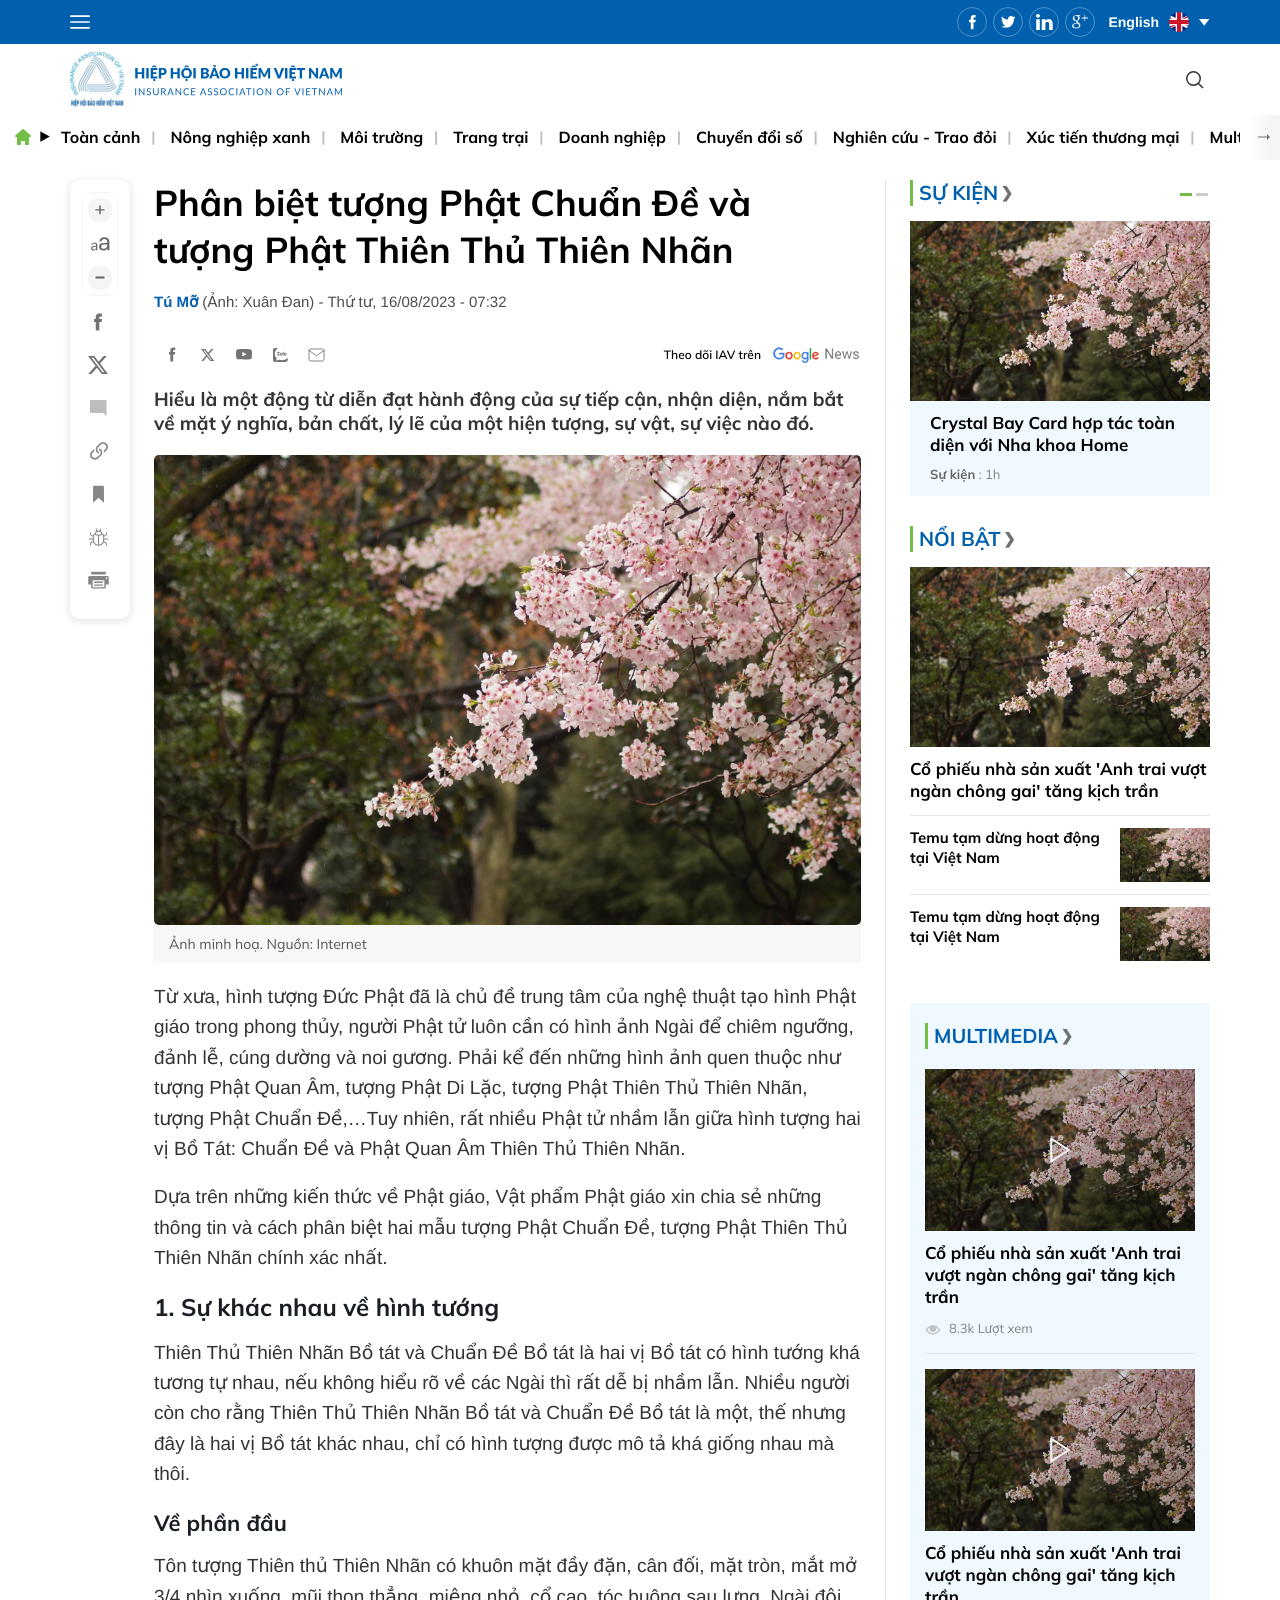
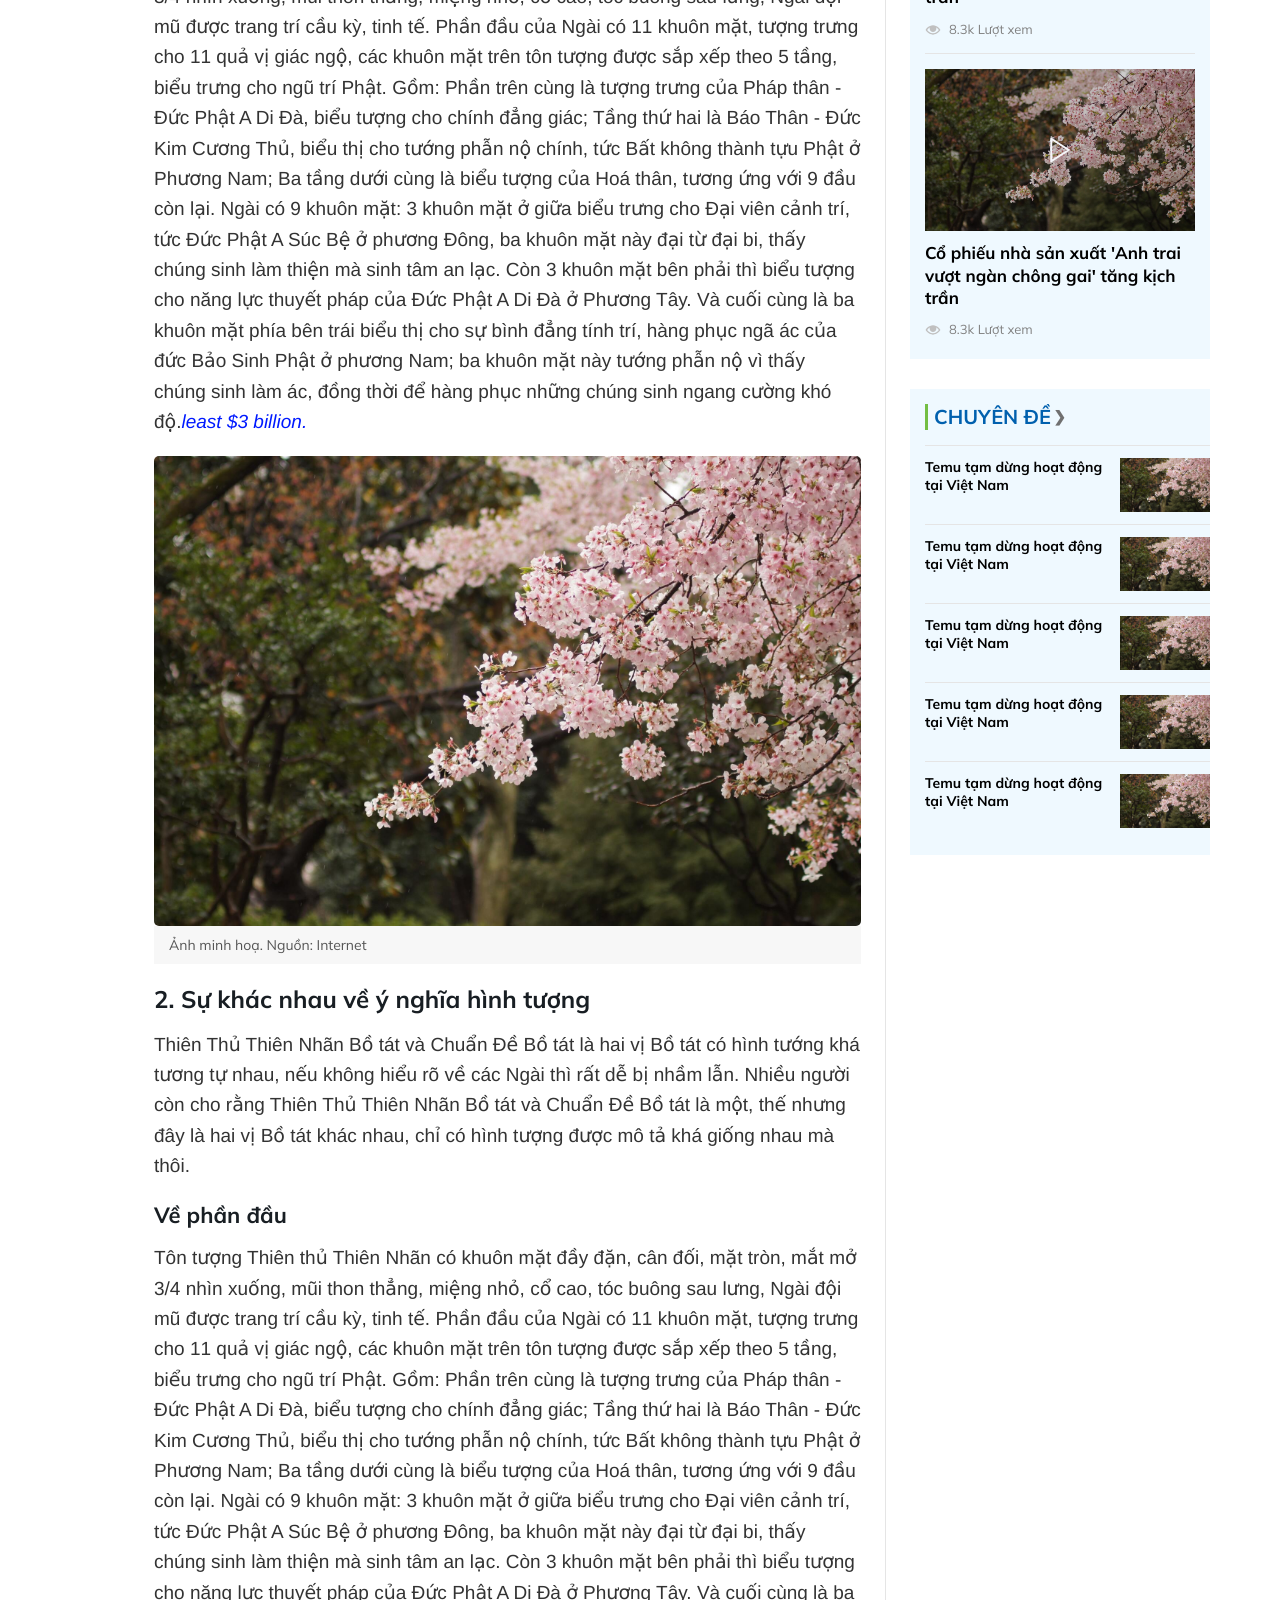
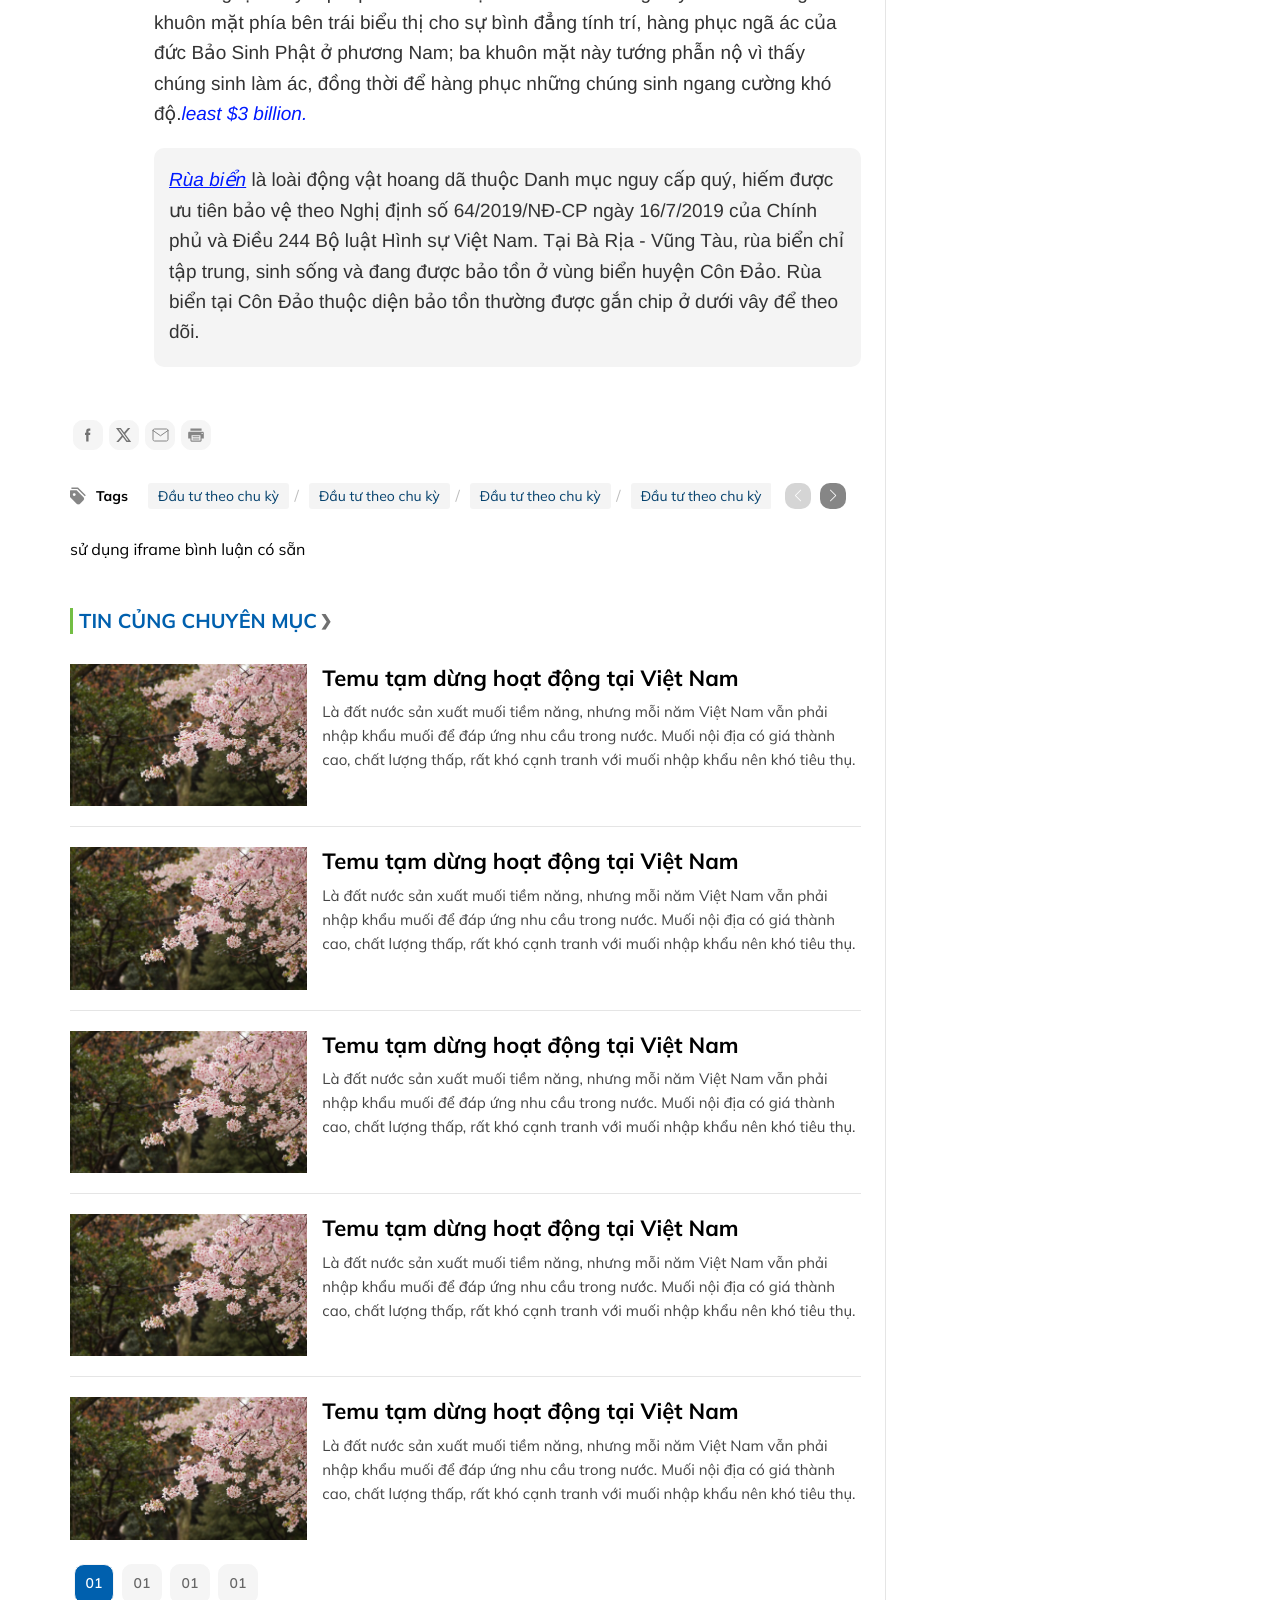
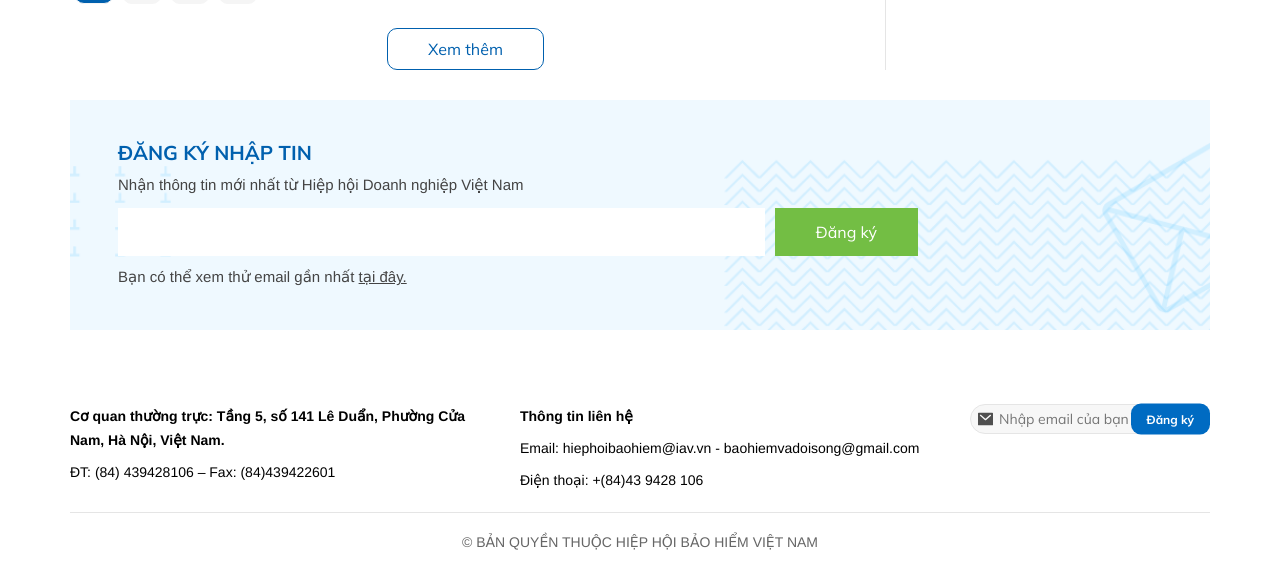
<file: detail.html>
<!DOCTYPE html>
<html lang="vi">
    <head>
        <meta charset="UTF-8" />
        <meta http-equiv="X-UA-Compatible" content="IE=edge" />
        <meta name="viewport" content="width=device-width, initial-scale=1.0" />
        <!-- favicon -->
        <link rel="shortcut icon" href="./images/favicon/favicon.ico" type="image/x-icon" />
        <!-- end favicon -->
        <title>Hiệp Hội Bảo Hiểm Việt Nam- Ngôi Nhà Chung Của Các Doanh Nghiệp, Tổ Chức Bảo Hiểm Hoạt Động Tại Việt Nam</title>
        <!-- font -->
        
        <!-- end font -->
        <link rel="stylesheet" href="./lib/swiper/swiper-bundle.min.css" />
        <link rel="stylesheet" href="./css/style.css" />
        <script src="./lib/jquery/jquery-3.7.1.min.js"></script>
    </head>

    <body>
        
        <!-- header -->
        <header id="header" class="header relative z-50 js__stickyHeader">
            <!-- pc -->
            <div class="d-3xl-block d-xl-none">
                <div class="header-desk relative z-10">
                    <!-- center -->
                    <div class="header-desk-center bg-white w-wrapper relative">
                        <!-- bg -->
                        <div class="header-desk-center__bg absolute inset-0">
                            <img src="./images/Header-bg.png" alt="">
                        </div>
                        <!-- end bg -->
                        <div class="header-desk-center__container w-1140 d-3xl-flex items-center py-20 relative">
                            <!-- left -->
                            <div class="left flex-1">
                                <!-- logo -->
                                <div class="logo d-3xl-flex items-center gap-10">
                                    <a href="#" class="logo-img">
                                        <img src="./images/svg/logo.svg" alt="">
                                    </a>
                                    
                                </div>
                                <!-- end logo -->
                            </div>
                            <!-- end left -->
                            
                            <!-- right -->
                            <div class="right flex-0">

                                <!-- right-top -->
                                <div class="right-top d-3xl-flex items-center gap-20 mb-4">
                                    <!-- social -->
                                    <ul class="social d-3xl-flex items-center">
                                        <li class="social-item">
                                            <a href="#" class="social-link">
                                                <img src="./images/svg/fb-blue.svg" loading="lazy" alt="" width="" height="">
                                            </a>
                                        </li>
                                        <li class="social-item">
                                            <a href="#" class="social-link">
                                                <img src="./images/svg/twitter-blue.svg" loading="lazy" alt="" width="" height="">
                                            </a>
                                        </li>
                                        <li class="social-item">
                                            <a href="#" class="social-link">
                                                <img src="./images/svg/linked-blue.svg" loading="lazy" alt="" width="" height="">
                                            </a>
                                        </li>
                                        <li class="social-item">
                                            <a href="#" class="social-link">
                                                <img src="./images/svg/gg+-blue.svg" loading="lazy" alt="" width="" height="">
                                            </a>
                                        </li>
                                    </ul>
                                    <!-- end social -->

                                    <!-- language -->
                                    <div class="language fs-14 js__languageContainer text-gray-33 font-arial fw-400">
                                        <div class="language-default d-3xl-flex items-center js__languageDefault">
                                            <div class="language-default__item d-3xl-flex items-center mr-10 js__languageDefaultText">
                                                <span class="language-text d-3xl-inline mr-10">Tiếng việt</span>
                                                <img src="./images/flag_1.png" class="language-img" alt="">
                                            </div>
                                            <div class="language-down">
                                                <img src="./images/svg/Polygon-down.svg" alt="">
                                            </div>
                                        </div>
                                        <div class="language-list text-white">
                                            <!-- item -->
                                            <div class="language-item d-3xl-flex items-center js__languageItem">
                                                <span class="language-text d-3xl-inline mr-10">Tiếng Việt</span>
                                                <img src="./images/flag_1.png" class="language-img" alt="">
                                            </div>
                                            <!-- end item -->
                                            <!-- item -->
                                            <div class="language-item d-3xl-flex items-center js__languageItem">
                                                <span class="language-text d-3xl-inline mr-10">English</span>
                                                <img src="./images/flag_2.png" class="language-img" alt="">
                                            </div>
                                            <!-- end item -->
                                        </div>
                                    </div>
                                    <!-- end language -->

                                    <!-- sitemap -->
                                    <a href="#" class="sitemap d-3xl-flex items-center">
                                        <!-- text -->
                                        <span class="font-arial fs-14">Sitemap</span>
                                        <!-- end text -->
                                        <div class="flex-0 icon-14 ml-10">
                                            <img src="./images/svg/fi-br-chart-tree.svg" alt="">
                                        </div>
                                    </a>
                                    <!-- end sitemap -->
                                </div>
                                <!-- end right-top -->
                                <!-- search desk -->
                                <div class="search-desk fs-14">
                                    <form action="" class="relative">
                                        <input type="hidden" name="mod" value="archive">
                                        <input type="hidden" name="act" value="search">
                                        <input name="search" type="text" class="search-input fs-14 w-full h-full" placeholder="Tìm kiếm">
                                        <button class="search-btn">
                                            <img src="./images/svg/search-blue.svg" loading="lazy" alt="" width="12" height="12">
                                        </button>
                                    </form>
                                </div>
                                <!-- end search desk -->
                            </div>
                            <!-- end right -->
                            
                        </div>
                    </div>
                    <!-- end center -->

                    <!-- menu -->
                    <div class="header-desk-menu bg-white w-wrapper relative bg-blue-ef">
                        
                        <div class="header-desk-menu__container w-1140 d-3xl-flex items-center justify-between">
                            <!-- navbar -->
                            <nav class="navbar flex-1">
                                <ul class="navbar-wrapper d-3xl-flex items-center justify-between">
                                    <li class="navbar-item flex-0">
                                        <a href="#" class="icon-16">
                                            <img src="./images/svg/Homepage-green.svg" alt="" class="">
                                        </a>
                                    </li>
                                    <!-- item -->
                                    <li class="navbar-item">
                                        <div class="navbar-item__heading d-3xl-flex items-center uppercase fw-600 fs-12">
                                            <a href="#" class="navbar-item__text flex-1 d-3xl-inline-block text-blue-077">Hiệp hội bảo hiểm</a>
                                        </div>
                                        <ul class="navbar-dropdown fs-14 scroll">
                                            <li class="navbar-dropdown__item">
                                                <a href="#" class="navbar-dropdown__link">Trong nước</a>
                                            </li>
                                            <li class="navbar-dropdown__item">
                                                <a href="#" class="navbar-dropdown__link">Quốc tế</a>
                                            </li>
                                            <li class="navbar-dropdown__item">
                                                <a href="#" class="navbar-dropdown__link">Tin phật sự</a>
                                            </li>
                                            <li class="navbar-dropdown__item">
                                                <a href="#" class="navbar-dropdown__link">Tin mới</a>
                                            </li>
                                        </ul>
                                    </li>
                                    <!-- end item -->
                                    <!-- item -->
                                    <li class="navbar-item">
                                        <div class="navbar-item__heading d-3xl-flex items-center uppercase fw-600 fs-12">
                                            <a href="#" class="navbar-item__text flex-1 d-3xl-inline-block text-blue-077">Vòng quanh thị trường</a>
                                        </div>
                                        <ul class="navbar-dropdown fs-14 scroll">
                                            <li class="navbar-dropdown__item">
                                                <a href="#" class="navbar-dropdown__link">Trong nước</a>
                                            </li>
                                            <li class="navbar-dropdown__item">
                                                <a href="#" class="navbar-dropdown__link">Quốc tế</a>
                                            </li>
                                            <li class="navbar-dropdown__item">
                                                <a href="#" class="navbar-dropdown__link">Tin phật sự</a>
                                            </li>
                                            <li class="navbar-dropdown__item">
                                                <a href="#" class="navbar-dropdown__link">Tin mới</a>
                                            </li>
                                        </ul>
                                    </li>
                                    <!-- end item -->
                                    <!-- item -->
                                    <li class="navbar-item">
                                        <div class="navbar-item__heading d-3xl-flex items-center uppercase fw-600 fs-12">
                                            <a href="#" class="navbar-item__text flex-1 d-3xl-inline-block text-blue-077">Khối nhân thọ</a>
                                        </div>
                                        <ul class="navbar-dropdown fs-14 scroll">
                                            <li class="navbar-dropdown__item">
                                                <a href="#" class="navbar-dropdown__link">Trong nước</a>
                                            </li>
                                            <li class="navbar-dropdown__item">
                                                <a href="#" class="navbar-dropdown__link">Quốc tế</a>
                                            </li>
                                            <li class="navbar-dropdown__item">
                                                <a href="#" class="navbar-dropdown__link">Tin phật sự</a>
                                            </li>
                                            <li class="navbar-dropdown__item">
                                                <a href="#" class="navbar-dropdown__link">Tin mới</a>
                                            </li>
                                        </ul>
                                    </li>
                                    <!-- end item -->
                                    <!-- item -->
                                    <li class="navbar-item">
                                        <div class="navbar-item__heading d-3xl-flex items-center uppercase fw-600 fs-12">
                                            <a href="#" class="navbar-item__text flex-1 d-3xl-inline-block text-blue-077">Khối phi nhân thọ</a>
                                        </div>
                                        <ul class="navbar-dropdown fs-14 scroll">
                                            <li class="navbar-dropdown__item">
                                                <a href="#" class="navbar-dropdown__link">Trong nước</a>
                                            </li>
                                            <li class="navbar-dropdown__item">
                                                <a href="#" class="navbar-dropdown__link">Quốc tế</a>
                                            </li>
                                            <li class="navbar-dropdown__item">
                                                <a href="#" class="navbar-dropdown__link">Tin phật sự</a>
                                            </li>
                                            <li class="navbar-dropdown__item">
                                                <a href="#" class="navbar-dropdown__link">Tin mới</a>
                                            </li>
                                        </ul>
                                    </li>
                                    <!-- end item -->
                                    <!-- item -->
                                    <li class="navbar-item">
                                        <div class="navbar-item__heading d-3xl-flex items-center uppercase fw-600 fs-12">
                                            <a href="#" class="navbar-item__text flex-1 d-3xl-inline-block text-blue-077">Quỹ bảo hiểm xe cơ giới</a>
                                        </div>
                                        <ul class="navbar-dropdown fs-14 scroll">
                                            <li class="navbar-dropdown__item">
                                                <a href="#" class="navbar-dropdown__link">Trong nước</a>
                                            </li>
                                            <li class="navbar-dropdown__item">
                                                <a href="#" class="navbar-dropdown__link">Quốc tế</a>
                                            </li>
                                            <li class="navbar-dropdown__item">
                                                <a href="#" class="navbar-dropdown__link">Tin phật sự</a>
                                            </li>
                                            <li class="navbar-dropdown__item">
                                                <a href="#" class="navbar-dropdown__link">Tin mới</a>
                                            </li>
                                        </ul>
                                    </li>
                                    <!-- end item -->
                                    <!-- item -->
                                    <li class="navbar-item">
                                        <div class="navbar-item__heading d-3xl-flex items-center uppercase fw-600 fs-12">
                                            <a href="#" class="navbar-item__text flex-1 d-3xl-inline-block text-blue-077">Thư viện pháp luật</a>
                                        </div>
                                        <ul class="navbar-dropdown fs-14 scroll">
                                            <li class="navbar-dropdown__item">
                                                <a href="#" class="navbar-dropdown__link">Trong nước</a>
                                            </li>
                                            <li class="navbar-dropdown__item">
                                                <a href="#" class="navbar-dropdown__link">Quốc tế</a>
                                            </li>
                                            <li class="navbar-dropdown__item">
                                                <a href="#" class="navbar-dropdown__link">Tin phật sự</a>
                                            </li>
                                            <li class="navbar-dropdown__item">
                                                <a href="#" class="navbar-dropdown__link">Tin mới</a>
                                            </li>
                                        </ul>
                                    </li>
                                    <!-- end item -->
                                    <!-- item -->
                                    <li class="navbar-item">
                                        <div class="navbar-item__heading d-3xl-flex items-center uppercase fw-600 fs-12">
                                            <a href="#" class="navbar-item__text flex-1 d-3xl-inline-block text-blue-077">Tất cả</a>
                                            <div class="navbar-item__icon icon-10 flex-0 ml-4">
                                                <img src="./images/svg/Polygon-down.svg" alt="">
                                            </div>
                                        </div>
                                        <ul class="navbar-dropdown fs-14 scroll">
                                            <li class="navbar-dropdown__item">
                                                <a href="#" class="navbar-dropdown__link">Trong nước</a>
                                            </li>
                                            <li class="navbar-dropdown__item">
                                                <a href="#" class="navbar-dropdown__link">Quốc tế</a>
                                            </li>
                                            <li class="navbar-dropdown__item">
                                                <a href="#" class="navbar-dropdown__link">Tin phật sự</a>
                                            </li>
                                            <li class="navbar-dropdown__item">
                                                <a href="#" class="navbar-dropdown__link">Tin mới</a>
                                            </li>
                                        </ul>
                                    </li>
                                    <!-- end item -->
                                    
                                
                                </ul>
                            </nav>
                            <!-- end navbar -->
                        </div>
                    </div>
                    <!-- end menu -->
                </div>
            </div>
            <!-- end pc -->
             
            <!-- mb -->
            <div class="d-3xl-none d-xl-block">
                <div class="header-mb relative z-10">
                   <!-- top -->
                    <div class="header-mb-top w-wrapper bg-blue-006">
                        <div class="header-mb-top__container w-1140 d-3xl-flex items-center justify-between py-4">
                            <!-- left-->
                            <div class="header-mb-top__left">
                                <!-- submenu -->
                                <div class="sub-menu">
                                    <!-- icon bar -->
                                    <div class="icon-bar js__clickShowMenuMb">
                                        <img src="./images/svg/bar-w.svg" alt="">
                                    </div>
                                    <!-- end icon bar -->
                                    <!-- content -->
                                    <div class="sub-menu__content">
                                        <!-- close -->
                                        <div class="sub-menu__close js__closeSubMenu d-3xl-flex items-center">
                                            <img src="./images/svg/close-gray.svg" alt="">
                                        </div>
                                        <!-- end close -->
            
                                        <div class="sub-menu__container">
                                            <!-- list -->
                                            <div class="sub-menu__list">
                                                <!-- item -->
                                                <div class="sub-menu__item px-20">
                                                    <!-- heading -->
                                                    <div class="heading-sub d-3xl-flex items-center justify-between py-8 text-red-993">
                                                        <h3 class="heading-sub__title fs-14 fw-500 uppercase">
                                                            <a href="#">Tin tức</a>
                                                        </h3>
                                                        <div class="heading-sub__arrow js__dropDown">
                                                            <img src="./images/svg/arrow-down-gray.svg" alt="">
                                                        </div>
                                                    </div>
                                                    <!-- end heading -->
            
                                                    <!-- sub menu list -->
                                                    <ul class="list-sub js__listSubMenu">
                                                        <li class="item-sub">
                                                            <a href="#" class="item-sub__link fs-16">Release Calender</a>
                                                        </li>
                                                        <li class="item-sub">
                                                            <a href="#" class="item-sub__link fs-16">Release Calender</a>
                                                        </li>
                                                        <li class="item-sub">
                                                            <a href="#" class="item-sub__link fs-16">Release Calender</a>
                                                        </li>
                                                    </ul>
                                                    <!-- end sub menu list -->
                                                </div>
                                                <!-- end item -->
                                                <!-- item -->
                                                <div class="sub-menu__item px-20">
                                                    <!-- heading -->
                                                    <div class="heading-sub d-3xl-flex items-center justify-between py-8 text-red-993">
                                                        <h3 class="heading-sub__title fs-14 fw-500 uppercase">
                                                            <a href="#">Tin tức</a>
                                                        </h3>
                                                        <div class="heading-sub__arrow js__dropDown">
                                                            <img src="./images/svg/arrow-down-gray.svg" alt="">
                                                        </div>
                                                    </div>
                                                    <!-- end heading -->
            
                                                    <!-- sub menu list -->
                                                    <ul class="list-sub js__listSubMenu">
                                                        <li class="item-sub">
                                                            <a href="#" class="item-sub__link fs-16">Release Calender</a>
                                                        </li>
                                                        <li class="item-sub">
                                                            <a href="#" class="item-sub__link fs-16">Release Calender</a>
                                                        </li>
                                                        <li class="item-sub">
                                                            <a href="#" class="item-sub__link fs-16">Release Calender</a>
                                                        </li>
                                                    </ul>
                                                    <!-- end sub menu list -->
                                                </div>
                                                <!-- end item -->
                                                <!-- item -->
                                                <div class="sub-menu__item px-20">
                                                    <!-- heading -->
                                                    <div class="heading-sub d-3xl-flex items-center justify-between py-8 text-red-993">
                                                        <h3 class="heading-sub__title fs-14 fw-500 uppercase">
                                                            <a href="#">Tin tức</a>
                                                        </h3>
                                                        <div class="heading-sub__arrow js__dropDown">
                                                            <img src="./images/svg/arrow-down-gray.svg" alt="">
                                                        </div>
                                                    </div>
                                                    <!-- end heading -->
            
                                                    <!-- sub menu list -->
                                                    <ul class="list-sub js__listSubMenu">
                                                        <li class="item-sub">
                                                            <a href="#" class="item-sub__link fs-16">Release Calender</a>
                                                        </li>
                                                        <li class="item-sub">
                                                            <a href="#" class="item-sub__link fs-16">Release Calender</a>
                                                        </li>
                                                        <li class="item-sub">
                                                            <a href="#" class="item-sub__link fs-16">Release Calender</a>
                                                        </li>
                                                    </ul>
                                                    <!-- end sub menu list -->
                                                </div>
                                                <!-- end item -->
                                                
                                                
                                            </div>
                                            <!-- end list -->
                                        </div>
                                    </div>
                                    <!-- end content -->
                                    <div class="overlay js__overlay"></div>
                                </div>
                                <!-- end submenu -->
                            </div>
                            <!-- end left-->

                            <!-- right -->
                            <div class="header-mb-top__right d-3xl-flex items-center gap-10">
                                <!-- social -->
                                <ul class="social d-3xl-flex items-center">
                                    <li class="social-item">
                                        <a href="#" class="social-link">
                                            <img src="./images/svg/fb-w.svg" loading="lazy" alt="" width="" height="">
                                        </a>
                                    </li>
                                    <li class="social-item">
                                        <a href="#" class="social-link">
                                            <img src="./images/svg/twitter-w.svg" loading="lazy" alt="" width="" height="">
                                        </a>
                                    </li>
                                    <li class="social-item">
                                        <a href="#" class="social-link">
                                            <img src="./images/svg/linked-w.svg" loading="lazy" alt="" width="" height="">
                                        </a>
                                    </li>
                                    <li class="social-item">
                                        <a href="#" class="social-link">
                                            <img src="./images/svg/gg+-w.svg" loading="lazy" alt="" width="" height="">
                                        </a>
                                    </li>
                                </ul>
                                <!-- end social -->
    
                                <!-- language -->
                                <div class="language fs-14 js__languageContainer text-white font-arial fw-700">
                                    <div class="language-default d-3xl-flex items-center js__languageDefault">
                                        <div class="language-default__item d-3xl-flex items-center mr-10 js__languageDefaultText">
                                            <span class="language-text d-3xl-inline mr-10">English</span>
                                            <img src="./images/flag_2.png" class="language-img" alt="">
                                        </div>
                                        <div class="language-down">
                                            <img src="./images/svg/polygon-w.svg" alt="">
                                        </div>
                                    </div>
                                    <div class="language-list">
                                        <!-- item -->
                                        <div class="language-item d-3xl-flex items-center js__languageItem">
                                            <span class="language-text d-3xl-inline mr-10">English</span>
                                            <img src="./images/flag_2.png" class="language-img" alt="">
                                        </div>
                                        <!-- end item -->
                                        <!-- item -->
                                        <div class="language-item d-3xl-flex items-center js__languageItem">
                                            <span class="language-text d-3xl-inline mr-10">Tiếng việt</span>
                                            <img src="./images/flag_1.png" class="language-img" alt="">
                                        </div>
                                        <!-- end item -->
                                    </div>
                                </div>
                                <!-- end language -->
                            </div>
                            <!-- end right -->

                        </div>
                    </div>
                    <!-- end top -->
                    <!-- center -->
                    <div class="header-mb-center w-wrapper bg-white py-4">
                        <div class="header-mb-center__container w-1140 d-3xl-flex items-center justify-between py-4">
                            <!-- left -->
                            <div class="left flex-1">
                                <!-- logo -->
                                <div class="logo">
                                    <a href="#" class="logo-img">
                                        <img src="./images/svg/logo.svg" alt="">
                                    </a>
                                </div>
                                <!-- end logo -->
                            </div>
                            <!-- end left -->
                           
                            <!-- right -->
                            <div class="right">
                                <!-- search mb -->
                                <div class="search-mb">
                                    <div class="search-mb__icon js__searchMb">
                                        <img src="./images/svg/search-gray.svg" alt="">
                                    </div>
                                    <!-- form -->
                                    <div class="header-search-mb__form h-60 w-full js__formSearchMb shadow">
                                        <form action="" class="w-full h-full">
                                            <div class="relative w-full h-full">
                                                <input type="text" class="header-search-input w-full h-full p-12 fs-16 js__focusSearchMb" placeholder="Search...">
                                                <div class="header-search-btn absolute h-full d-3xl-flex items-center p-8 js__closeSearchMb icon-16">
                                                    <img src="./images/svg/close-gray.svg" alt="">
                                                </div>
                                            </div>
                                        </form>
                                    </div>
                                    <!-- end form -->
                                </div>
                                <!-- end search mb -->
                            </div>
                            <!-- end right -->
                        </div>
                    </div>
                    <!-- end center -->
                    <!-- navbar menu mb -->
                    <div class="navbar-menu-mb js__navbarMenuMb py-12 pl-15 pr-40 relative">
                        <ul class="navbar-mb js__navbarMb d-3xl-flex items-center fs-16 text-gray-18 fw-700">
                            <li class="navbar-item flex-0">
                                <a href="#" class="">
                                    <img src="./images/svg/Homepage-green.svg" alt="">
                                </a>
                            </li>
                            <li class="navbar-item">
                                <a href="#">Toàn cảnh</a>
                            </li>
                            <li class="navbar-item">
                                <a href="#">Nông nghiệp xanh</a>
                            </li>
                            <li class="navbar-item">
                                <a href="#">Môi trường</a>
                            </li>
                            <li class="navbar-item">
                                <a href="#">Trang trại</a>
                            </li>
                            <li class="navbar-item">
                                <a href="#">Doanh nghiệp</a>
                            </li>
                            <li class="navbar-item">
                                <a href="#">Chuyển đổi số</a>
                            </li>
                            <li class="navbar-item">
                                <a href="#">Nghiên cứu - Trao đỏi</a>
                            </li>
                            <li class="navbar-item">
                                <a href="#">Xúc tiến thương mại</a>
                            </li>
                            <li class="navbar-item">
                                <a href="#">Multimedia</a>
                            </li>
                        </ul>
                        <div class="navbar-scroll-icon js__navbarIcon">
                            <img src="./images/svg/arrow-next-gray-2.svg" alt="">
                        </div>
                    </div>
                    <!-- end navbar menu mb -->
                </div>
            </div>
            <!-- end mb -->

        </header>
        <!-- end header -->
        <!-- main -->
        <main id="main" class="main">
           
            <!-- detail primary -->
            <section class="detail-primary relative z-10 w-wrapper my-20">
                <div class="detail-primary__container block-primary w-1140 w-md-500 d-3xl-flex">
                    <!-- left -->
                    <div class="detail-primary__left block-primary__left border-r-e5 pr-24 mr-24">

                        <!-- detail box first -->
                        <div class="detail-box-first d-3xl-flex mb-20">
                            <!-- share detail -->
                            <div class="share-detail flex-0 relative d-3xl-block d-md-none">
                                <div class="share-detail__container">
                                    <ul class="share-detail__list">
                                        <li class="share-detail__item change-size js__changeSizeButton">
                                            <div class="size-plus change-size__item js__plusSize">
                                                <img src="./images/svg/+.svg" alt="">
                                            </div>
                                            <div class="text-size change-size__item">
                                                <img src="./images/svg/aA.svg" alt="">
                                            </div>
                                            <div class="size-default change-size__item js__defaultSize">
                                                <img src="./images/svg/-.svg" alt="">
                                            </div>
                                        </li>
                                        <li class="share-detail__item">
                                            <a href="#" class="share-detail__link">
                                                <img src="./images/svg/fb-gray.svg" alt="">
                                            </a>
                                        </li>
                                        <li class="share-detail__item">
                                            <a href="#" class="share-detail__link">
                                                <img src="./images/svg/twitter-gray.svg" alt="">
                                            </a>
                                        </li>
                                        <li class="share-detail__item">
                                            <a href="#" class="share-detail__link">
                                                <img src="./images/svg/cmt-gray.svg" alt="">
                                            </a>
                                        </li>
                                        <li class="share-detail__item">
                                            <a href="#" class="share-detail__link">
                                                <img src="./images/svg/link-gray.svg" alt="">
                                            </a>
                                        </li>
                                        <li class="share-detail__item">
                                            <a href="#" class="share-detail__link">
                                                <img src="./images/svg/bookmask.svg" alt="">
                                            </a>
                                        </li>
                                        <li class="share-detail__item">
                                            <a href="#" class="share-detail__link">
                                                <img src="./images/svg/error-gray.svg" alt="">
                                            </a>
                                        </li>
                                        <li class="share-detail__item">
                                            <div onclick="window.print()" class="share-detail__link pointer">
                                                <img src="./images/svg/print-gray.svg" alt="">
                                            </div>
                                        </li>
                                    </ul>
                                </div>
                            </div>
                            <!-- end share detail -->
                            
                            <!-- detail content-->
                            <div class="detail-content flex-1 pl-24 js__changeSizeContent">
                                <!-- detail title -->
                                <h1 class="detail-title">
                                    Phân biệt tượng Phật Chuẩn Đề và tượng Phật Thiên Thủ Thiên Nhãn
                                </h1>
                                <!-- end detail title -->

                                <!-- detail author -->
                                <div class="detail-author d-3xl-flex items-center mb-20 mb-md-12">
                                    
                                    <!-- author name -->
                                    <div class="author-name fs-15 text-gray-4d font-arial flex-1">
                                        <strong class="text-blue-006">Tú Mỡ</strong>
                                        <span>(Ảnh: Xuân Đan)</span>
                                        <span class="d-md-none">- Thứ tư, 16/08/2023 - 07:32</span>
                                    </div>
                                    <!-- end author name -->
                                    
                                </div>
                                <!-- end detail author -->

                                <!-- detail action -->
                                <div class="detail-action d-3xl-flex items-center justify-between flex-wrap my-10">
                                    <!-- social -->
                                    <ul class="social d-3xl-flex items-center flex-0 py-4">
                                        <li class="social-item">
                                            <a href="#" class="social-link">
                                                <img src="./images/svg/fb-gray.svg" loading="lazy" alt="" width="" height="">
                                            </a>
                                        </li>
                                        <li class="social-item">
                                            <a href="#" class="social-link">
                                                <img src="./images/svg/twitter-gray.svg" loading="lazy" alt="" width="" height="">
                                            </a>
                                        </li>
                                        <li class="social-item">
                                            <a href="#" class="social-link">
                                                <img src="./images/svg/ytb-gray.svg" loading="lazy" alt="" width="" height="">
                                            </a>
                                        </li>
                                        <li class="social-item">
                                            <a href="#" class="social-link">
                                                <img src="./images/svg/zalo-gray.svg" loading="lazy" alt="" width="" height="">
                                            </a>
                                        </li>
                                        <li class="social-item">
                                            <a href="#" class="social-link">
                                                <img src="./images/svg/email-gray-3.svg" loading="lazy" alt="" width="" height="">
                                            </a>
                                        </li>
                                    </ul>
                                    <!-- end social -->

                                    <!-- google new -->
                                    <div class="google-news flex-0 py-4">
                                        <a href="#" class="d-3xl-flex items-center fs-12 gap-10 fw-600">
                                            <span class="text">Theo dõi IAV trên</span>
                                            <img src="./images/ico-google-new.png" alt="" class="icon" width="90" height="20" loading="lazy">
                                        </a>
                                    </div>
                                    <!-- end google new -->
                                </div>
                                <!-- end detail action -->

                                <!-- time mb -->
                                <div class="time-public-mb d-3xl-none d-md-block mb-20">
                                    <span class="fs-15 text-gray-4d font-arial flex-1">Thứ tư, 16/08/2023 - 07:32</span>
                                </div>
                                <!-- end time mb -->

                                <!-- detail sapo -->
                                <div class="detail-sapo">
                                    <p>Hiểu là một động từ diễn đạt hành động của sự tiếp cận, nhận diện, nắm bắt về mặt ý nghĩa, bản chất, lý lẽ của một hiện tượng, sự vật, sự việc nào đó.</p>
                                </div>
                                <!-- end detail sapo -->
                                <div id="explus-editor">
                                    <figure class="expNoEdit">
                                        <a data-fancybox="gallery" href="./images/2.jpg" data-caption="VNG từng dự kiến IPO tại Mỹ. Ảnh Vneconomy">
                                            <img src="./images/2.jpg" alt="">
                                          </a>
                                          <figcaption>
                                            <h2 class="expEdit">
                                                Ảnh minh hoạ. Nguồn: Internet
                                            </h2>
                                        </figcaption>
                                    </figure>
                                    <p>Từ xưa, hình tượng Đức Phật đã là chủ đề trung tâm của nghệ thuật tạo hình Phật giáo trong phong thủy, người Phật tử luôn cần có hình ảnh Ngài để chiêm ngưỡng, đảnh lễ, cúng dường và noi gương. Phải kể đến những hình ảnh quen thuộc như tượng Phật Quan Âm, tượng Phật Di Lặc, tượng Phật Thiên Thủ Thiên Nhãn, tượng Phật Chuẩn Đề,…Tuy nhiên, rất nhiều Phật tử nhầm lẫn giữa hình tượng hai vị Bồ Tát: Chuẩn Đề và Phật Quan Âm Thiên Thủ Thiên Nhãn.</p>
                                    <p>Dựa trên những kiến thức về Phật giáo, Vật phẩm Phật giáo xin chia sẻ những thông tin và cách phân biệt hai mẫu tượng Phật Chuẩn Đề, tượng Phật Thiên Thủ Thiên Nhãn chính xác nhất.</p>
                                    <h2>1. Sự khác nhau về hình tướng</h2>
                                    <p> Thiên Thủ Thiên Nhãn Bồ tát và Chuẩn Đề Bồ tát là hai vị Bồ tát có hình tướng khá tương tự nhau, nếu không hiểu rõ về các Ngài thì rất dễ bị nhầm lẫn. Nhiều người còn cho rằng Thiên Thủ Thiên Nhãn Bồ tát và Chuẩn Đề Bồ tát là một, thế nhưng đây là hai vị Bồ tát khác nhau, chỉ có hình tượng được mô tả khá giống nhau mà thôi.</p>
                                    <h3 id="detail-el-1">Về phần đầu</h3>
                                    <p>Tôn tượng Thiên thủ Thiên Nhãn có khuôn mặt đầy đặn, cân đối, mặt tròn, mắt mở 3/4 nhìn xuống, mũi thon thẳng, miệng nhỏ, cổ cao, tóc buông sau lưng, Ngài đội mũ được trang trí cầu kỳ, tinh tế. Phần đầu của Ngài có 11 khuôn mặt, tượng trưng cho 11 quả vị giác ngộ, các khuôn mặt trên tôn tượng được sắp xếp theo 5 tầng, biểu trưng cho ngũ trí Phật. Gồm: Phần trên cùng là tượng trưng của Pháp thân - Đức Phật A Di Đà, biểu tượng cho chính đẳng giác; Tầng thứ hai là Báo Thân - Đức Kim Cương Thủ, biểu thị cho tướng phẫn nộ chính, tức Bất không thành tựu Phật ở Phương Nam; Ba tầng dưới cùng là biểu tượng của Hoá thân, tương ứng với 9 đầu còn lại. Ngài có 9 khuôn mặt: 3 khuôn mặt ở giữa biểu trưng cho Đại viên cảnh trí, tức Đức Phật A Súc Bệ ở phương Đông, ba khuôn mặt này đại từ đại bi, thấy chúng sinh làm thiện mà sinh tâm an lạc. Còn 3 khuôn mặt bên phải thì biểu tượng cho năng lực thuyết pháp của Đức Phật A Di Đà ở Phương Tây. Và cuối cùng là ba khuôn mặt phía bên trái biểu thị cho sự bình đẳng tính trí, hàng phục ngã ác của đức Bảo Sinh Phật ở phương Nam; ba khuôn mặt này tướng phẫn nộ vì thấy chúng sinh làm ác, đồng thời để hàng phục những chúng sinh ngang cường khó độ.<a href="#">least $3 billion.</a></p>
                                    <figure class="expNoEdit">
                                        <a data-fancybox="gallery" href="./images/2.jpg" data-caption="VNG từng dự kiến IPO tại Mỹ. Ảnh Vneconomy">
                                            <img src="./images/2.jpg" alt="">
                                          </a>
                                          <figcaption>
                                            <h2 class="expEdit">
                                                Ảnh minh hoạ. Nguồn: Internet
                                            </h2>
                                        </figcaption>
                                    </figure>
                                    <h2 id="detail-el-2">2. Sự khác nhau về ý nghĩa hình tượng</h2>
                                    <p> Thiên Thủ Thiên Nhãn Bồ tát và Chuẩn Đề Bồ tát là hai vị Bồ tát có hình tướng khá tương tự nhau, nếu không hiểu rõ về các Ngài thì rất dễ bị nhầm lẫn. Nhiều người còn cho rằng Thiên Thủ Thiên Nhãn Bồ tát và Chuẩn Đề Bồ tát là một, thế nhưng đây là hai vị Bồ tát khác nhau, chỉ có hình tượng được mô tả khá giống nhau mà thôi.</p>
                                    <h3>Về phần đầu</h3>
                                    <p>Tôn tượng Thiên thủ Thiên Nhãn có khuôn mặt đầy đặn, cân đối, mặt tròn, mắt mở 3/4 nhìn xuống, mũi thon thẳng, miệng nhỏ, cổ cao, tóc buông sau lưng, Ngài đội mũ được trang trí cầu kỳ, tinh tế. Phần đầu của Ngài có 11 khuôn mặt, tượng trưng cho 11 quả vị giác ngộ, các khuôn mặt trên tôn tượng được sắp xếp theo 5 tầng, biểu trưng cho ngũ trí Phật. Gồm: Phần trên cùng là tượng trưng của Pháp thân - Đức Phật A Di Đà, biểu tượng cho chính đẳng giác; Tầng thứ hai là Báo Thân - Đức Kim Cương Thủ, biểu thị cho tướng phẫn nộ chính, tức Bất không thành tựu Phật ở Phương Nam; Ba tầng dưới cùng là biểu tượng của Hoá thân, tương ứng với 9 đầu còn lại. Ngài có 9 khuôn mặt: 3 khuôn mặt ở giữa biểu trưng cho Đại viên cảnh trí, tức Đức Phật A Súc Bệ ở phương Đông, ba khuôn mặt này đại từ đại bi, thấy chúng sinh làm thiện mà sinh tâm an lạc. Còn 3 khuôn mặt bên phải thì biểu tượng cho năng lực thuyết pháp của Đức Phật A Di Đà ở Phương Tây. Và cuối cùng là ba khuôn mặt phía bên trái biểu thị cho sự bình đẳng tính trí, hàng phục ngã ác của đức Bảo Sinh Phật ở phương Nam; ba khuôn mặt này tướng phẫn nộ vì thấy chúng sinh làm ác, đồng thời để hàng phục những chúng sinh ngang cường khó độ.<a href="#">least $3 billion.</a></p>
                                    
                                    
                                    <blockquote class="expNoEdit">
                                        <div class="bl expEdit">
                                            <p>
                                                <a class="autotag" href="#" target="_blank" rel="follow noopener">Rùa biển</a>
                                                là loài động vật hoang dã thuộc Danh
                                                mục nguy cấp quý, hiếm được ưu tiên
                                                bảo vệ theo Nghị định số
                                                64/2019/NĐ-CP ngày 16/7/2019 của
                                                Chính phủ và Điều 244 Bộ luật Hình
                                                sự Việt Nam. Tại Bà Rịa - Vũng Tàu,
                                                rùa biển chỉ tập trung, sinh sống và
                                                đang được bảo tồn ở vùng biển huyện
                                                Côn Đảo. Rùa biển tại Côn Đảo thuộc
                                                diện bảo tồn thường được gắn chip ở
                                                dưới vây để theo dõi.
                                            </p>
                                        </div>
                                    </blockquote>

                                    
                                </div>
                                
                            </div>
                            <!-- end detail content-->
                            
                        </div>
                        <!-- end detail box first -->

                        <!-- detail box second -->
                        <div class="detail-box-second">
                            <!-- author & source -->
                            <div class="detail-author-source d-3xl-flex d-md-block items-center justify-between mt-30">
                                <!-- social -->
                                <ul class="social-detail d-3xl-flex items-center">
                                    <li class="social-item">
                                        <a href="#" class="social-link">
                                            <img src="./images/svg/fb-gray.svg" loading="lazy" alt="" width="" height="">
                                        </a>
                                    </li>
                                    <li class="social-item">
                                        <a href="#" class="social-link">
                                            <img src="./images/svg/twitter-gray.svg" loading="lazy" alt="" width="" height="">
                                        </a>
                                    </li>
                                    <li class="social-item">
                                        <a href="#" class="social-link">
                                            <img src="./images/svg/email-gray-3.svg" loading="lazy" alt="" width="" height="">
                                        </a>
                                    </li>
                                    <li class="social-item">
                                        <div onclick="window.print()" class="pointer social-link">
                                            <img src="./images/svg/print-gray.svg" loading="lazy" alt="" width="" height="">
                                        </div>
                                    </li>
                                    
                                </ul>
                                <!-- end social -->
    
                                
                            </div>
                            <!-- end author & source -->

                            <!-- detail tags pc-->
                            <div class="detail-tags__pc breadcrumb-primary d-3xl-flex d-md-none my-30 relative">
                                <div class="detail-tag__icon d-3xl-flex items-center flex-0 fs-14 text-gray-73">
                                    <div class="icon icon-16">
                                        <img src="./images/svg/tag.svg" alt="">
                                    </div>
                                    <span class="text d-3xl-inline-block pl-10 fw-700">Tags</span>
                                </div>

                                <div class="breadcrumb-primary__slide flex-1 js__autoSlideContainer pl-20">
                                    <div class="swiper js__swiperAuto">
                                        <div class="swiper-wrapper">
                                            <!-- slide -->
                                            <div class="swiper-slide">
                                                <div class="breadcrumb-primary__item fs-14 text-gray-73">
                                                    <a href="#" class="breadcrumb-primary__link">Đầu tư theo chu kỳ</a>
                                                </div>
                                            </div>
                                            <!-- end slide -->
                                            <!-- slide -->
                                            <div class="swiper-slide">
                                                <div class="breadcrumb-primary__item fs-14 text-gray-73">
                                                    <a href="#" class="breadcrumb-primary__link">Đầu tư theo chu kỳ</a>
                                                </div>
                                            </div>
                                            <!-- end slide -->
                                            <!-- slide -->
                                            <div class="swiper-slide">
                                                <div class="breadcrumb-primary__item fs-14 text-gray-73">
                                                    <a href="#" class="breadcrumb-primary__link">Đầu tư theo chu kỳ</a>
                                                </div>
                                            </div>
                                            <!-- end slide -->
                                            <!-- slide -->
                                            <div class="swiper-slide">
                                                <div class="breadcrumb-primary__item fs-14 text-gray-73">
                                                    <a href="#" class="breadcrumb-primary__link">Đầu tư theo chu kỳ</a>
                                                </div>
                                            </div>
                                            <!-- end slide -->
                                            <!-- slide -->
                                            <div class="swiper-slide">
                                                <div class="breadcrumb-primary__item fs-14 text-gray-73">
                                                    <a href="#" class="breadcrumb-primary__link">Đầu tư theo chu kỳ</a>
                                                </div>
                                            </div>
                                            <!-- end slide -->
                                        </div>
                                    </div>
                                    <div class="swiper-button-next"></div>
                                    <div class="swiper-button-prev"></div>
                                </div>
                                
                            </div>
                            <!-- end detail tags pc-->

                            <!-- detail tag mb -->
                            <div class="detail-tags__mb breadcrumb-primary d-3xl-none d-md-flex my-20 relative">
                                <div class="detail-tag__icon d-3xl-flex items-center flex-0 fs-14 text-gray-73">
                                    <div class="icon icon-16">
                                        <img src="./images/svg/tag.svg" alt="">
                                    </div>
                                    <span class="text d-3xl-inline-block pl-10 fw-700">Tags</span>
                                </div>

                                <ul class="detail-tags flex-1 ml-12">
                                    <li class="detail-tags__item">
                                        <a href="#" class="detail-tags__link">Philippines</a>
                                    </li>
                                    <li class="detail-tags__item">
                                        <a href="#" class="detail-tags__link">Philippines</a>
                                    </li>
                                    <li class="detail-tags__item">
                                        <a href="#" class="detail-tags__link">Philippines</a>
                                    </li>
                                    <li class="detail-tags__item">
                                        <a href="#" class="detail-tags__link">Philippines</a>
                                    </li>
                                    <li class="detail-tags__item">
                                        <a href="#" class="detail-tags__link">Philippines</a>
                                    </li>
                                </ul>
                                
                            </div>
                            <!-- end detail tag mb -->

                            <!-- cmt box -->
                            <div class="detail-comment mb-20">
                                sử dụng iframe bình luận có sẵn
                            </div>
                            <!-- end cmt box -->

                            <!-- related news -->
                            <div class="related-news mt-48">
                                <!-- heading -->
                                <div class="heading-primary fs-20 uppercase">
                                    <h2 class="heading-one flex-0 fw-700">
                                        <a href="#">Tin củng chuyên mục</a>
                                    </h2>
                                </div>
                                <!-- end heading -->

                                <!-- content -->
                                <div class="related-news__content mt-30">
                                    <!-- article list -->
                                    <div class="article-list last-article">
                                        <!-- article -->
                                        <div class="article d-3xl-flex py-20 border-b-e5">
                                            <!-- img -->
                                            <div class="article-img flex-0 w-30 w-md-40">
                                                <a href="#" class="ratio-15x9">
                                                    <img src="./images/2.jpg" alt="">
                                                </a>
                                            </div>
                                            <!-- end img -->
                                            <!-- content -->
                                            <div class="article-content flex-1 pl-15">
                                                <h3 class="article-title fs-22 fs-md-16 fw-700 lh-130">
                                                    <a href="#" class="fix-text3">Temu tạm dừng hoạt động tại Việt Nam
                                                    </a>
                                                </h3>
                                                <div class="article-des d-md-none fs-15 text-gray-44 lh-130 mt-8">
                                                    <p class="fix-text3"> Là đất nước sản xuất muối tiềm năng, nhưng mỗi năm Việt Nam vẫn phải nhập khẩu muối để đáp ứng nhu cầu trong nước. Muối nội địa có giá thành cao, chất lượng thấp, rất khó cạnh tranh với muối nhập khẩu nên khó tiêu thụ.</p>
                                                </div>
                                            </div>
                                            <!-- end content -->
                                        </div>
                                        <!-- end article -->
                                        <!-- article -->
                                        <div class="article d-3xl-flex py-20 border-b-e5">
                                            <!-- img -->
                                            <div class="article-img flex-0 w-30 w-md-40">
                                                <a href="#" class="ratio-15x9">
                                                    <img src="./images/2.jpg" alt="">
                                                </a>
                                            </div>
                                            <!-- end img -->
                                            <!-- content -->
                                            <div class="article-content flex-1 pl-15">
                                                <h3 class="article-title fs-22 fs-md-16 fw-700 lh-130">
                                                    <a href="#" class="fix-text3">Temu tạm dừng hoạt động tại Việt Nam
                                                    </a>
                                                </h3>
                                                <div class="article-des d-md-none fs-15 text-gray-44 lh-130 mt-8">
                                                    <p class="fix-text3"> Là đất nước sản xuất muối tiềm năng, nhưng mỗi năm Việt Nam vẫn phải nhập khẩu muối để đáp ứng nhu cầu trong nước. Muối nội địa có giá thành cao, chất lượng thấp, rất khó cạnh tranh với muối nhập khẩu nên khó tiêu thụ.</p>
                                                </div>
                                            </div>
                                            <!-- end content -->
                                        </div>
                                        <!-- end article -->
                                        <!-- article -->
                                        <div class="article d-3xl-flex py-20 border-b-e5">
                                            <!-- img -->
                                            <div class="article-img flex-0 w-30 w-md-40">
                                                <a href="#" class="ratio-15x9">
                                                    <img src="./images/2.jpg" alt="">
                                                </a>
                                            </div>
                                            <!-- end img -->
                                            <!-- content -->
                                            <div class="article-content flex-1 pl-15">
                                                <h3 class="article-title fs-22 fs-md-16 fw-700 lh-130">
                                                    <a href="#" class="fix-text3">Temu tạm dừng hoạt động tại Việt Nam
                                                    </a>
                                                </h3>
                                                <div class="article-des d-md-none fs-15 text-gray-44 lh-130 mt-8">
                                                    <p class="fix-text3"> Là đất nước sản xuất muối tiềm năng, nhưng mỗi năm Việt Nam vẫn phải nhập khẩu muối để đáp ứng nhu cầu trong nước. Muối nội địa có giá thành cao, chất lượng thấp, rất khó cạnh tranh với muối nhập khẩu nên khó tiêu thụ.</p>
                                                </div>
                                            </div>
                                            <!-- end content -->
                                        </div>
                                        <!-- end article -->
                                        <!-- article -->
                                        <div class="article d-3xl-flex py-20 border-b-e5">
                                            <!-- img -->
                                            <div class="article-img flex-0 w-30 w-md-40">
                                                <a href="#" class="ratio-15x9">
                                                    <img src="./images/2.jpg" alt="">
                                                </a>
                                            </div>
                                            <!-- end img -->
                                            <!-- content -->
                                            <div class="article-content flex-1 pl-15">
                                                <h3 class="article-title fs-22 fs-md-16 fw-700 lh-130">
                                                    <a href="#" class="fix-text3">Temu tạm dừng hoạt động tại Việt Nam
                                                    </a>
                                                </h3>
                                                <div class="article-des d-md-none fs-15 text-gray-44 lh-130 mt-8">
                                                    <p class="fix-text3"> Là đất nước sản xuất muối tiềm năng, nhưng mỗi năm Việt Nam vẫn phải nhập khẩu muối để đáp ứng nhu cầu trong nước. Muối nội địa có giá thành cao, chất lượng thấp, rất khó cạnh tranh với muối nhập khẩu nên khó tiêu thụ.</p>
                                                </div>
                                            </div>
                                            <!-- end content -->
                                        </div>
                                        <!-- end article -->
                                        <!-- article -->
                                        <div class="article d-3xl-flex py-20 border-b-e5">
                                            <!-- img -->
                                            <div class="article-img flex-0 w-30 w-md-40">
                                                <a href="#" class="ratio-15x9">
                                                    <img src="./images/2.jpg" alt="">
                                                </a>
                                            </div>
                                            <!-- end img -->
                                            <!-- content -->
                                            <div class="article-content flex-1 pl-15">
                                                <h3 class="article-title fs-22 fs-md-16 fw-700 lh-130">
                                                    <a href="#" class="fix-text3">Temu tạm dừng hoạt động tại Việt Nam
                                                    </a>
                                                </h3>
                                                <div class="article-des d-md-none fs-15 text-gray-44 lh-130 mt-8">
                                                    <p class="fix-text3"> Là đất nước sản xuất muối tiềm năng, nhưng mỗi năm Việt Nam vẫn phải nhập khẩu muối để đáp ứng nhu cầu trong nước. Muối nội địa có giá thành cao, chất lượng thấp, rất khó cạnh tranh với muối nhập khẩu nên khó tiêu thụ.</p>
                                                </div>
                                            </div>
                                            <!-- end content -->
                                        </div>
                                        <!-- end article -->
                                    </div>
                                    <!-- end article list -->

                                    <!-- pagination -->
                                    <ul class="pagination d-3xl-flex items-center fs-14 lh-160 uppercase fw-600 text-gray-66 mt-20">
                                        <li class="pagination-item active">
                                            <a href="#" class="pagination-link">01</a>
                                        </li>
                                        <li class="pagination-item">
                                            <a href="#" class="pagination-link">01</a>
                                        </li>
                                        <li class="pagination-item">
                                            <a href="#" class="pagination-link">01</a>
                                        </li>
                                        <li class="pagination-item">
                                            <a href="#" class="pagination-link">01</a>
                                        </li>
                                    </ul>
                                    <!-- end pagination -->

                                    <!-- see more -->
                                    <div class="see-more d-3xl-flex items-center justify-center mt-20">
                                        <a href="#" class="btn-quinary">Xem thêm</a>
                                    </div>
                                    <!-- end see more -->
                                </div>
                                <!-- end content -->
                            </div>
                            <!-- end related news -->
                        </div>
                        <!-- end detail box second -->

                    </div>
                    <!-- end left -->
                    <!-- right -->
                    <div class="detail-primary__right block-primary__right d-md-none">
                        <!-- box one -->
                        <div class="box-one pagi-primary relative mb-30">
                            <!-- heading -->
                            <div class="heading-primary fs-20 uppercase">
                                <h2 class="heading-one flex-0 fw-700">
                                    <a href="#">Sự kiện</a>
                                </h2>
                            </div>
                            <!-- end heading -->
                            <!-- list -->
                            <div class="box-one__list mt-15 js__oneSlidesContainer">
                                <div class="swiper js__oneSlide">
                                    <div class="swiper-wrapper">
                                        <!-- slide -->
                                        <div class="swiper-slide">
                                            <!-- article -->
                                            <div class="article relative">
                                                <!-- img -->
                                                <div class="article-img relative over-hidden">
                                                    <a href="#" class="ratio-15x9">
                                                        <img src="./images/2.jpg" alt="" class="">
                                                    </a>
                                                    
                                                </div>
                                                <!-- img -->
                                                <!-- content -->
                                                <div class="article-content bg-blue-ef px-20 py-12">
                                                    <h3 class="article-title fs-17 fw-700">
                                                        <a class="fix-text3" href="#"> Crystal Bay Card hợp tác toàn diện với Nha khoa Home
                                                        </a>
                                                    </h3>
                                                    <div class="time-public d-3xl-flex items-center fs-13 mt-10">
                                                        <span class="d-3xl-inline-block fw-700 text-gray-66">Sự kiện</span>
                                                        <span class="d-3xl-inline-block text-gray-82">&nbsp;:&nbsp;1h</span>
                                                    </div>
                                                </div>
                                                <!-- end content -->
                                            </div>
                                            <!-- end article -->
                                        </div>
                                        <!-- end slide -->
                                        <!-- slide -->
                                        <div class="swiper-slide">
                                            <!-- article -->
                                            <div class="article relative">
                                                <!-- img -->
                                                <div class="article-img relative over-hidden">
                                                    <a href="#" class="ratio-15x9">
                                                        <img src="./images/2.jpg" alt="" class="">
                                                    </a>
                                                    
                                                </div>
                                                <!-- img -->
                                                <!-- content -->
                                                <div class="article-content bg-blue-ef px-20 py-12">
                                                    <h3 class="article-title fs-17 fw-700">
                                                        <a class="fix-text3" href="#"> Crystal Bay Card hợp tác toàn diện với Nha khoa Home
                                                        </a>
                                                    </h3>
                                                    <div class="time-public d-3xl-flex items-center fs-13 mt-10">
                                                        <span class="d-3xl-inline-block fw-700 text-gray-66">Sự kiện</span>
                                                        <span class="d-3xl-inline-block text-gray-82">&nbsp;:&nbsp;1h</span>
                                                    </div>
                                                </div>
                                                <!-- end content -->
                                            </div>
                                            <!-- end article -->
                                        </div>
                                        <!-- end slide -->
                                        
                                    </div>
                                </div>
                                <div class="swiper-pagination"></div>
                            </div>
                            <!-- end list -->
                        </div>
                        <!-- end box one -->

                        <!-- box eleven -->
                        <div class="box-eleven mb-30 pagi-primary relative">
                            <!-- heading -->
                            <div class="heading-primary fs-20 uppercase">
                                <h2 class="heading-one flex-0 fw-700">
                                    <a href="#">Nổi bật</a>
                                </h2>
                            </div>
                            <!-- end heading -->

                            <!-- content -->
                            <div class="box-one__content mt-15">
                                <!-- article large -->
                                <div class="article-large">
                                    <!-- img -->
                                    <div class="article-img">
                                        <a href="#" class="ratio-15x9">
                                            <img src="./images/2.jpg" alt="">
                                        </a>
                                    </div>
                                    <!-- end img -->
                                    <!-- content -->
                                    <div class="article-content py-12 bg-white">
                                        <h3 class="article-title fs-17 fw-700 lh-130">
                                            <a href="#" class="">Cổ phiếu nhà sản xuất 'Anh trai vượt ngàn chông gai' tăng kịch trần
                                            </a>
                                        </h3>
                                    </div>
                                    <!-- end content -->
                                    
                                </div>
                                <!-- end article large -->
                                <!-- article smalls -->
                                <div class="article-smalls">
                                    <!-- article -->
                                    <div class="article d-3xl-flex py-12 border-t-e5">
                                        <!-- content -->
                                        <div class="article-content flex-1 pr-10">
                                            <h3 class="article-title fs-15 fw-700 lh-130">
                                                <a href="#" class="fix-text3">Temu tạm dừng hoạt động tại Việt Nam
                                                </a>
                                            </h3>
                                        </div>
                                        <!-- end content -->
                                        <!-- img -->
                                        <div class="article-img flex-0 w-90px">
                                            <a href="#" class="ratio-15x9">
                                                <img src="./images/2.jpg" alt="">
                                            </a>
                                        </div>
                                        <!-- end img -->
                                    </div>
                                    <!-- end article -->
                                    <!-- article -->
                                    <div class="article d-3xl-flex py-12 border-t-e5">
                                        <!-- content -->
                                        <div class="article-content flex-1 pr-10">
                                            <h3 class="article-title fs-15 fw-700 lh-130">
                                                <a href="#" class="fix-text3">Temu tạm dừng hoạt động tại Việt Nam
                                                </a>
                                            </h3>
                                        </div>
                                        <!-- end content -->
                                        <!-- img -->
                                        <div class="article-img flex-0 w-90px">
                                            <a href="#" class="ratio-15x9">
                                                <img src="./images/2.jpg" alt="">
                                            </a>
                                        </div>
                                        <!-- end img -->
                                    </div>
                                    <!-- end article -->
                                    
                                </div>
                                <!-- end article list -->

                            </div>
                            <!-- end content -->
                        </div>
                        <!-- end box eleven -->

                        <!-- cate right first -->
                        <div class="cate-right-first py-20 px-15 border-10 bg-blue-ef mb-30">
                            <!-- heading -->
                            <div class="heading-primary fs-20 uppercase">
                                <h2 class="heading-one flex-0 fw-700">
                                    <a href="#">Multimedia</a>
                                </h2>
                            </div>
                            <!-- end heading -->

                            <!-- content -->
                            <div class="cate-right-first__content last last-article mt-20">
                                <!-- article -->
                                <div class="article py-15 border-b-e5">
                                    <!-- img -->
                                    <div class="article-img">
                                        <a href="#" class="ratio-15x9">
                                            <img src="./images/2.jpg" alt="">
                                            <div class="play-small">
                                                <img src="./images/svg/play.svg" alt="">
                                            </div>
                                        </a>
                                    </div>
                                    <!-- end img -->
                                    <!-- content -->
                                    <div class="article-content pt-12">
                                        <h3 class="article-title fs-17 fw-700 lh-130">
                                            <a href="#" class="">Cổ phiếu nhà sản xuất 'Anh trai vượt ngàn chông gai' tăng kịch trần
                                            </a>
                                        </h3>
                                        <div class="view-public d-3xl-flex items-center text-gray-82 mt-12">
                                            <div class="icon icon-16">
                                                <img src="./images/svg/eye-gray.svg" alt="">
                                            </div>
                                            <span class="text fs-13 ml-8">8.3k Lượt xem</span>
                                        </div>
                                    </div>
                                    <!-- end content -->
                                </div>
                                <!-- end article -->
                                <!-- article -->
                                <div class="article py-15 border-b-e5">
                                    <!-- img -->
                                    <div class="article-img">
                                        <a href="#" class="ratio-15x9">
                                            <img src="./images/2.jpg" alt="">
                                            <div class="play-small">
                                                <img src="./images/svg/play.svg" alt="">
                                            </div>
                                        </a>
                                    </div>
                                    <!-- end img -->
                                    <!-- content -->
                                    <div class="article-content pt-12">
                                        <h3 class="article-title fs-17 fw-700 lh-130">
                                            <a href="#" class="">Cổ phiếu nhà sản xuất 'Anh trai vượt ngàn chông gai' tăng kịch trần
                                            </a>
                                        </h3>
                                        <div class="view-public d-3xl-flex items-center text-gray-82 mt-12">
                                            <div class="icon icon-16">
                                                <img src="./images/svg/eye-gray.svg" alt="">
                                            </div>
                                            <span class="text fs-13 ml-8">8.3k Lượt xem</span>
                                        </div>
                                    </div>
                                    <!-- end content -->
                                </div>
                                <!-- end article -->
                                <!-- article -->
                                <div class="article py-15 border-b-e5">
                                    <!-- img -->
                                    <div class="article-img">
                                        <a href="#" class="ratio-15x9">
                                            <img src="./images/2.jpg" alt="">
                                            <div class="play-small">
                                                <img src="./images/svg/play.svg" alt="">
                                            </div>
                                        </a>
                                    </div>
                                    <!-- end img -->
                                    <!-- content -->
                                    <div class="article-content pt-12">
                                        <h3 class="article-title fs-17 fw-700 lh-130">
                                            <a href="#" class="">Cổ phiếu nhà sản xuất 'Anh trai vượt ngàn chông gai' tăng kịch trần
                                            </a>
                                        </h3>
                                        <div class="view-public d-3xl-flex items-center text-gray-82 mt-12">
                                            <div class="icon icon-16">
                                                <img src="./images/svg/eye-gray.svg" alt="">
                                            </div>
                                            <span class="text fs-13 ml-8">8.3k Lượt xem</span>
                                        </div>
                                    </div>
                                    <!-- end content -->
                                </div>
                                <!-- end article -->
                            </div>
                            <!-- end content -->

                        </div>
                        <!-- end cate right first -->

                        <!-- fifteen -->
                        <div class="box-fifteen mb-30 bg-blue-ef py-15 pl-15">
                            <!-- heading -->
                            <div class="heading-primary fs-20 uppercase">
                                <h2 class="heading-one flex-0 fw-700">
                                    <a href="#">Chuyên đề</a>
                                </h2>
                            </div>
                            <!-- end heading -->

                            <!-- content -->
                            <div class="box-fifteen__content mt-15">
                                <!-- article list -->
                                <div class="article-list">
                                    <!-- article -->
                                    <div class="article d-3xl-flex py-12 border-t-e5">
                                        <!-- content -->
                                        <div class="article-content flex-1 pr-10">
                                            <h3 class="article-title fs-14 fw-700 lh-130">
                                                <a href="#" class="fix-text3">Temu tạm dừng hoạt động tại Việt Nam
                                                </a>
                                            </h3>
                                        </div>
                                        <!-- end content -->
                                        <!-- img -->
                                        <div class="article-img flex-0 w-90px">
                                            <a href="#" class="ratio-15x9">
                                                <img src="./images/2.jpg" alt="">
                                            </a>
                                        </div>
                                        <!-- end img -->
                                    </div>
                                    <!-- end article -->
                                    <!-- article -->
                                    <div class="article d-3xl-flex py-12 border-t-e5">
                                        <!-- content -->
                                        <div class="article-content flex-1 pr-10">
                                            <h3 class="article-title fs-14 fw-700 lh-130">
                                                <a href="#" class="fix-text3">Temu tạm dừng hoạt động tại Việt Nam
                                                </a>
                                            </h3>
                                        </div>
                                        <!-- end content -->
                                        <!-- img -->
                                        <div class="article-img flex-0 w-90px">
                                            <a href="#" class="ratio-15x9">
                                                <img src="./images/2.jpg" alt="">
                                            </a>
                                        </div>
                                        <!-- end img -->
                                    </div>
                                    <!-- end article -->
                                    <!-- article -->
                                    <div class="article d-3xl-flex py-12 border-t-e5">
                                        <!-- content -->
                                        <div class="article-content flex-1 pr-10">
                                            <h3 class="article-title fs-14 fw-700 lh-130">
                                                <a href="#" class="fix-text3">Temu tạm dừng hoạt động tại Việt Nam
                                                </a>
                                            </h3>
                                        </div>
                                        <!-- end content -->
                                        <!-- img -->
                                        <div class="article-img flex-0 w-90px">
                                            <a href="#" class="ratio-15x9">
                                                <img src="./images/2.jpg" alt="">
                                            </a>
                                        </div>
                                        <!-- end img -->
                                    </div>
                                    <!-- end article -->
                                    <!-- article -->
                                    <div class="article d-3xl-flex py-12 border-t-e5">
                                        <!-- content -->
                                        <div class="article-content flex-1 pr-10">
                                            <h3 class="article-title fs-14 fw-700 lh-130">
                                                <a href="#" class="fix-text3">Temu tạm dừng hoạt động tại Việt Nam
                                                </a>
                                            </h3>
                                        </div>
                                        <!-- end content -->
                                        <!-- img -->
                                        <div class="article-img flex-0 w-90px">
                                            <a href="#" class="ratio-15x9">
                                                <img src="./images/2.jpg" alt="">
                                            </a>
                                        </div>
                                        <!-- end img -->
                                    </div>
                                    <!-- end article -->
                                    <!-- article -->
                                    <div class="article d-3xl-flex py-12 border-t-e5">
                                        <!-- content -->
                                        <div class="article-content flex-1 pr-10">
                                            <h3 class="article-title fs-14 fw-700 lh-130">
                                                <a href="#" class="fix-text3">Temu tạm dừng hoạt động tại Việt Nam
                                                </a>
                                            </h3>
                                        </div>
                                        <!-- end content -->
                                        <!-- img -->
                                        <div class="article-img flex-0 w-90px">
                                            <a href="#" class="ratio-15x9">
                                                <img src="./images/2.jpg" alt="">
                                            </a>
                                        </div>
                                        <!-- end img -->
                                    </div>
                                    <!-- end article -->
                                    
                                </div>
                                <!-- end article list -->

                            </div>
                            <!-- end content -->
                        </div>
                        <!-- end fifteen -->

                    </div>
                    
                    <!-- end right -->
                </div>
            </section>
            <!-- end detail primary -->

            <!-- eleventh -->
            <section class="section-eleventh relative z-10 over-hidden w-wrapper my-30">
                <div class="section-eleventh__container w-1140 bg-blue-ef relative py-40 px-48 p-md-20">
                    <!-- bg -->
                    <div class="section-eleventh__bg absolute inset-0">
                        <img src="./images/bg-10.png" alt="">
                    </div>
                    
                    <!-- content -->
                    <div class="section-eleventh__content relative">
                        <!-- heading -->
                        <h3 class="fs-20 fw-700 text-blue-006 uppercase"><span>Đăng ký nhập tin</span></h3>
                        <!-- end heading -->
                        <div class="fs-15 text-gray-44 font-arial mt-8">
                            <p>Nhận thông tin mới nhất từ Hiệp hội Doanh nghiệp Việt Nam</p>
                        </div>
                        <!-- form -->
                        <div class="section-eleventh__form my-10">
                            <form action="" class="form w-full h-full">
                                <div class="group d-3xl-flex d-md-block items-center gap-10 relative w-full h-full">
                                    <input type="email" name="email" class="input w-full flex-1 bg-white h-full">
                                    <button class="btn flex-0 mt-md-12 w-md-full">Đăng ký</button>
                                </div>
                            </form>
                        </div>
                        <!-- end form -->
                        <div class="fs-15 text-gray-44 font-arial mt-8">
                            <p>Bạn có thể xem thử email gần nhất <a href="#" class="link-decoration">tại đây.</a></p>
                        </div>
                    </div>
                    <!-- end content -->
                    

                </div>
            </section>
            <!-- end eleventh -->

        </main>
        <!-- end main -->
        <!-- footer -->
        <footer id="footer" class="footer w-wrapper z-20 relative px-15 py-20 bg-white">
            <!-- footer container -->
            <div class="footer-container w-1140">
                <!-- top pc-->
                <div class="footer-top-pc d-3xl-block d-xl-none header-desk relative z-10 border-b-00">
                    <!-- center -->
                    <div class="header-desk-center bg-white relative">
                        <div class="header-desk-center__container d-3xl-flex items-center relative">
                            <!-- left -->
                            <div class="left flex-1">
                                <!-- logo -->
                                <div class="logo d-3xl-flex items-center gap-10">
                                    <a href="#" class="logo-img">
                                        <img src="./images/svg/logo.svg" alt="">
                                    </a>
                                    
                                </div>
                                <!-- end logo -->
                            </div>
                            <!-- end left -->
                            
                            <!-- right -->
                            <div class="right flex-0">

                                <!-- right-top -->
                                <div class="right-top d-3xl-flex items-center gap-20 mb-4">
                                    <!-- social -->
                                    <ul class="social d-3xl-flex items-center">
                                        <li class="social-item">
                                            <a href="#" class="social-link">
                                                <img src="./images/svg/fb-blue.svg" loading="lazy" alt="" width="" height="">
                                            </a>
                                        </li>
                                        <li class="social-item">
                                            <a href="#" class="social-link">
                                                <img src="./images/svg/twitter-blue.svg" loading="lazy" alt="" width="" height="">
                                            </a>
                                        </li>
                                        <li class="social-item">
                                            <a href="#" class="social-link">
                                                <img src="./images/svg/linked-blue.svg" loading="lazy" alt="" width="" height="">
                                            </a>
                                        </li>
                                        <li class="social-item">
                                            <a href="#" class="social-link">
                                                <img src="./images/svg/gg+-blue.svg" loading="lazy" alt="" width="" height="">
                                            </a>
                                        </li>
                                    </ul>
                                    <!-- end social -->

                                    <!-- language -->
                                    <div class="language fs-14 js__languageContainer text-gray-33 font-arial fw-400">
                                        <div class="language-default d-3xl-flex items-center js__languageDefault">
                                            <div class="language-default__item d-3xl-flex items-center mr-10 js__languageDefaultText">
                                                <span class="language-text d-3xl-inline mr-10">Tiếng việt</span>
                                                <img src="./images/flag_1.png" class="language-img" alt="">
                                            </div>
                                            <div class="language-down">
                                                <img src="./images/svg/Polygon-down.svg" alt="">
                                            </div>
                                        </div>
                                        <div class="language-list text-white">
                                            <!-- item -->
                                            <div class="language-item d-3xl-flex items-center js__languageItem">
                                                <span class="language-text d-3xl-inline mr-10">Tiếng Việt</span>
                                                <img src="./images/flag_1.png" class="language-img" alt="">
                                            </div>
                                            <!-- end item -->
                                            <!-- item -->
                                            <div class="language-item d-3xl-flex items-center js__languageItem">
                                                <span class="language-text d-3xl-inline mr-10">English</span>
                                                <img src="./images/flag_2.png" class="language-img" alt="">
                                            </div>
                                            <!-- end item -->
                                        </div>
                                    </div>
                                    <!-- end language -->

                                    <!-- sitemap -->
                                    <a href="#" class="sitemap d-3xl-flex items-center">
                                        <!-- text -->
                                        <span class="font-arial fs-14">Sitemap</span>
                                        <!-- end text -->
                                        <div class="flex-0 icon-14 ml-10">
                                            <img src="./images/svg/fi-br-chart-tree.svg" alt="">
                                        </div>
                                    </a>
                                    <!-- end sitemap -->
                                </div>
                                <!-- end right-top -->
                                <!-- search desk -->
                                <div class="search-desk fs-14">
                                    <form action="" class="relative">
                                        <input type="hidden" name="mod" value="archive">
                                        <input type="hidden" name="act" value="search">
                                        <input name="search" type="text" class="search-input fs-14 w-full h-full" placeholder="Tìm kiếm">
                                        <button class="search-btn">
                                            <img src="./images/svg/search-blue.svg" loading="lazy" alt="" width="12" height="12">
                                        </button>
                                    </form>
                                </div>
                                <!-- end search desk -->
                            </div>
                            <!-- end right -->
                            
                        </div>
                    </div>
                    <!-- end center -->

                    <!-- menu -->
                    <div class="header-desk-menu bg-white relative">
                        
                        <div class="header-desk-menu__container d-3xl-flex items-center justify-between">
                            <!-- navbar -->
                            <nav class="navbar flex-1">
                                <ul class="navbar-wrapper d-3xl-flex items-center justify-between">
                                    <li class="navbar-item flex-0">
                                        <a href="#" class="icon-16">
                                            <img src="./images/svg/Homepage-green.svg" alt="" class="">
                                        </a>
                                    </li>
                                    <!-- item -->
                                    <li class="navbar-item">
                                        <div class="navbar-item__heading d-3xl-flex items-center uppercase fw-600 fs-12">
                                            <a href="#" class="navbar-item__text flex-1 d-3xl-inline-block text-blue-077">Hiệp hội bảo hiểm</a>
                                        </div>
                                        <ul class="navbar-dropdown fs-14 scroll">
                                            <li class="navbar-dropdown__item">
                                                <a href="#" class="navbar-dropdown__link">Trong nước</a>
                                            </li>
                                            <li class="navbar-dropdown__item">
                                                <a href="#" class="navbar-dropdown__link">Quốc tế</a>
                                            </li>
                                            <li class="navbar-dropdown__item">
                                                <a href="#" class="navbar-dropdown__link">Tin phật sự</a>
                                            </li>
                                            <li class="navbar-dropdown__item">
                                                <a href="#" class="navbar-dropdown__link">Tin mới</a>
                                            </li>
                                        </ul>
                                    </li>
                                    <!-- end item -->
                                    <!-- item -->
                                    <li class="navbar-item">
                                        <div class="navbar-item__heading d-3xl-flex items-center uppercase fw-600 fs-12">
                                            <a href="#" class="navbar-item__text flex-1 d-3xl-inline-block text-blue-077">Vòng quanh thị trường</a>
                                        </div>
                                        <ul class="navbar-dropdown fs-14 scroll">
                                            <li class="navbar-dropdown__item">
                                                <a href="#" class="navbar-dropdown__link">Trong nước</a>
                                            </li>
                                            <li class="navbar-dropdown__item">
                                                <a href="#" class="navbar-dropdown__link">Quốc tế</a>
                                            </li>
                                            <li class="navbar-dropdown__item">
                                                <a href="#" class="navbar-dropdown__link">Tin phật sự</a>
                                            </li>
                                            <li class="navbar-dropdown__item">
                                                <a href="#" class="navbar-dropdown__link">Tin mới</a>
                                            </li>
                                        </ul>
                                    </li>
                                    <!-- end item -->
                                    <!-- item -->
                                    <li class="navbar-item">
                                        <div class="navbar-item__heading d-3xl-flex items-center uppercase fw-600 fs-12">
                                            <a href="#" class="navbar-item__text flex-1 d-3xl-inline-block text-blue-077">Khối nhân thọ</a>
                                        </div>
                                        <ul class="navbar-dropdown fs-14 scroll">
                                            <li class="navbar-dropdown__item">
                                                <a href="#" class="navbar-dropdown__link">Trong nước</a>
                                            </li>
                                            <li class="navbar-dropdown__item">
                                                <a href="#" class="navbar-dropdown__link">Quốc tế</a>
                                            </li>
                                            <li class="navbar-dropdown__item">
                                                <a href="#" class="navbar-dropdown__link">Tin phật sự</a>
                                            </li>
                                            <li class="navbar-dropdown__item">
                                                <a href="#" class="navbar-dropdown__link">Tin mới</a>
                                            </li>
                                        </ul>
                                    </li>
                                    <!-- end item -->
                                    <!-- item -->
                                    <li class="navbar-item">
                                        <div class="navbar-item__heading d-3xl-flex items-center uppercase fw-600 fs-12">
                                            <a href="#" class="navbar-item__text flex-1 d-3xl-inline-block text-blue-077">Khối phi nhân thọ</a>
                                        </div>
                                        <ul class="navbar-dropdown fs-14 scroll">
                                            <li class="navbar-dropdown__item">
                                                <a href="#" class="navbar-dropdown__link">Trong nước</a>
                                            </li>
                                            <li class="navbar-dropdown__item">
                                                <a href="#" class="navbar-dropdown__link">Quốc tế</a>
                                            </li>
                                            <li class="navbar-dropdown__item">
                                                <a href="#" class="navbar-dropdown__link">Tin phật sự</a>
                                            </li>
                                            <li class="navbar-dropdown__item">
                                                <a href="#" class="navbar-dropdown__link">Tin mới</a>
                                            </li>
                                        </ul>
                                    </li>
                                    <!-- end item -->
                                    <!-- item -->
                                    <li class="navbar-item">
                                        <div class="navbar-item__heading d-3xl-flex items-center uppercase fw-600 fs-12">
                                            <a href="#" class="navbar-item__text flex-1 d-3xl-inline-block text-blue-077">Quỹ bảo hiểm xe cơ giới</a>
                                        </div>
                                        <ul class="navbar-dropdown fs-14 scroll">
                                            <li class="navbar-dropdown__item">
                                                <a href="#" class="navbar-dropdown__link">Trong nước</a>
                                            </li>
                                            <li class="navbar-dropdown__item">
                                                <a href="#" class="navbar-dropdown__link">Quốc tế</a>
                                            </li>
                                            <li class="navbar-dropdown__item">
                                                <a href="#" class="navbar-dropdown__link">Tin phật sự</a>
                                            </li>
                                            <li class="navbar-dropdown__item">
                                                <a href="#" class="navbar-dropdown__link">Tin mới</a>
                                            </li>
                                        </ul>
                                    </li>
                                    <!-- end item -->
                                    <!-- item -->
                                    <li class="navbar-item">
                                        <div class="navbar-item__heading d-3xl-flex items-center uppercase fw-600 fs-12">
                                            <a href="#" class="navbar-item__text flex-1 d-3xl-inline-block text-blue-077">Thư viện pháp luật</a>
                                        </div>
                                        <ul class="navbar-dropdown fs-14 scroll">
                                            <li class="navbar-dropdown__item">
                                                <a href="#" class="navbar-dropdown__link">Trong nước</a>
                                            </li>
                                            <li class="navbar-dropdown__item">
                                                <a href="#" class="navbar-dropdown__link">Quốc tế</a>
                                            </li>
                                            <li class="navbar-dropdown__item">
                                                <a href="#" class="navbar-dropdown__link">Tin phật sự</a>
                                            </li>
                                            <li class="navbar-dropdown__item">
                                                <a href="#" class="navbar-dropdown__link">Tin mới</a>
                                            </li>
                                        </ul>
                                    </li>
                                    <!-- end item -->
                                    <!-- item -->
                                    <li class="navbar-item">
                                        <div class="navbar-item__heading d-3xl-flex items-center uppercase fw-600 fs-12">
                                            <a href="#" class="navbar-item__text flex-1 d-3xl-inline-block text-blue-077">Tất cả</a>
                                            <div class="navbar-item__icon icon-10 flex-0 ml-4">
                                                <img src="./images/svg/Polygon-down.svg" alt="">
                                            </div>
                                        </div>
                                        <ul class="navbar-dropdown fs-14 scroll">
                                            <li class="navbar-dropdown__item">
                                                <a href="#" class="navbar-dropdown__link">Trong nước</a>
                                            </li>
                                            <li class="navbar-dropdown__item">
                                                <a href="#" class="navbar-dropdown__link">Quốc tế</a>
                                            </li>
                                            <li class="navbar-dropdown__item">
                                                <a href="#" class="navbar-dropdown__link">Tin phật sự</a>
                                            </li>
                                            <li class="navbar-dropdown__item">
                                                <a href="#" class="navbar-dropdown__link">Tin mới</a>
                                            </li>
                                        </ul>
                                    </li>
                                    <!-- end item -->
                                    
                                
                                </ul>
                            </nav>
                            <!-- end navbar -->
                        </div>
                    </div>
                    <!-- end menu -->
                </div>
                <!-- end top pc-->

                <!-- top mb -->
                <div class="footer-top d-3xl-none d-md-block border-b-e5 pb-20">
                    <!-- logo -->
                    <div class="logo-footer d-3xl-flex items-center justify-center">
                        <a href="#" class="logo-img">
                            <img src="./images/svg/logo.svg" alt="">
                        </a>
                    </div>
                    <!-- end logo -->

                    <!-- language -->
                    <div class=" d-3xl-flex items-center justify-center mt-20 gap-24">
                        <div class="language language-footer fs-14 js__languageContainer font-arial fw-700">
                            <div class="language-default d-3xl-flex items-center js__languageDefault">
                                <div class="language-default__item d-3xl-flex items-center mr-10 js__languageDefaultText">
                                    <span class="language-text d-3xl-inline mr-10">EN</span>
                                    <img src="./images/flag_2.png" class="language-img" alt="">
                                </div>
                                <div class="language-down">
                                    <img src="./images/svg/Polygon-down.svg" alt="">
                                </div>
                            </div>
                            <div class="language-list">
                                <!-- item -->
                                <div class="language-item d-3xl-flex items-center js__languageItem">
                                    <span class="language-text d-3xl-inline mr-10 text-white">EN</span>
                                    <img src="./images/flag_2.png" class="language-img" alt="">
                                </div>
                                <!-- end item -->
                                <!-- item -->
                                <div class="language-item d-3xl-flex items-center js__languageItem">
                                    <span class="language-text d-3xl-inline mr-10 text-white">VN</span>
                                    <img src="./images/flag_1.png" class="language-img" alt="">
                                </div>
                                <!-- end item -->
                            </div>
                        </div>

                        <!-- social -->
                        <ul class="social d-3xl-flex items-center">
                            <li class="social-item">
                                <a href="#" class="social-link">
                                    <img src="./images/svg/fb-blue.svg" loading="lazy" alt="" width="" height="">
                                </a>
                            </li>
                            <li class="social-item">
                                <a href="#" class="social-link">
                                    <img src="./images/svg/twitter-blue.svg" loading="lazy" alt="" width="" height="">
                                </a>
                            </li>
                            <li class="social-item">
                                <a href="#" class="social-link">
                                    <img src="./images/svg/linked-blue.svg" loading="lazy" alt="" width="" height="">
                                </a>
                            </li>
                            <li class="social-item">
                                <a href="#" class="social-link">
                                    <img src="./images/svg/gg+-blue.svg" loading="lazy" alt="" width="" height="">
                                </a>
                            </li>
                        </ul>
                        <!-- end social -->
                    </div>
                    <!-- end language -->
                </div>
                <!-- end top mb -->

                <!-- mid -->
                <div class="footer-content d-3xl-flex d-md-block gap-30 fs-14 font-arial mt-24 fw-400 border-b-e5 pb-20 mb-20">
                    <!-- left -->
                    <div class="left flex-1">
                        <p class="mb-8"><strong>Cơ quan thường trực: Tầng 5, số 141 Lê Duẩn, Phường Cửa Nam, Hà Nội, Việt Nam.</strong></p>
                        <p class="mb-8">ĐT: (84) 439428106 – Fax: (84)439422601</p>
                        
                    </div>
                    <!-- end left -->
                    <!-- center -->
                    <div class="center flex-1">
                        <p class="fw-700 mb-8">Thông tin liên hệ</p>
                        <p class="mb-8">Email: hiephoibaohiem@iav.vn - baohiemvadoisong@gmail.com</p>
                        <p>Điện thoại: +(84)43 9428 106</p>
                        
                    </div>
                    <!-- end center -->
                    <!-- right -->
                    <div class="right flex-0">
                        <form action="" class="register-email">
                            <div class="register-email__group">
                                <div class="register-email__icon">
                                    <img src="./images/svg/email-84.svg" alt="">
                                </div>
                                <input type="text" class="register-email__input" placeholder="Nhập email của bạn">
                                <input type="submit" class="register-email__btn" value="Đăng ký">
                            </div>
                        </form>
                    </div>
                    <!-- end right -->
                </div>
                <!-- end mid -->

                <!-- bot -->
                <div class="footer-bot font-arial fs-14 text-gray-66 text-center">
                    © BẢN QUYỀN THUỘC HIỆP HỘI BẢO HIỂM VIỆT NAM
                </div>
                <!-- end bot -->
            </div>
            <!-- end footer container -->
            <!-- back top -->
            <div id="back-top">
                <img src="./images/svg/arrow-top-w.svg" alt="">
            </div>
            <!-- end back top -->

        </footer>
        <!-- end footer -->
        <script src="./lib/swiper/swiper-bundle.min.js"></script>
        <script src="./js/main.js"></script>
    </body>
</html>
</file>
<file: css/style.css>
@charset "UTF-8";
html,
body,
div,
span,
applet,
object,
iframe,
h1,
h2,
h3,
h4,
h5,
h6,
p,
blockquote,
pre,
a,
abbr,
acronym,
address,
big,
cite,
code,
del,
dfn,
em,
img,
ins,
kbd,
q,
s,
samp,
small,
strike,
sub,
sup,
tt,
var,
u,
i,
center,
dl,
dt,
dd,
ol,
ul,
li,
fieldset,
form,
label,
legend,
table,
caption,
tbody,
tfoot,
thead,
tr,
th,
td,
article,
aside,
canvas,
details,
embed,
figure,
figcaption,
footer,
header,
hgroup,
menu,
nav,
output,
ruby,
section,
summary,
time,
mark,
audio,
video {
  margin: 0;
  padding: 0;
  border: 0;
  font-size: 100%;
  font: inherit;
  vertical-align: baseline;
}

/* HTML5 display-role reset for older browsers */
article,
aside,
details,
figcaption,
figure,
footer,
header,
hgroup,
menu,
nav,
section {
  display: block;
}

body {
  line-height: 1.3;
}

ol,
ul {
  list-style: none;
}

blockquote,
q {
  quotes: none;
}

blockquote:before,
blockquote:after,
q:before,
q:after {
  content: "";
  content: none;
}

table {
  border-collapse: collapse;
  border-spacing: 0;
}

@font-face {
  font-family: "Mulish";
  font-style: normal;
  font-weight: 300;
  src: url("../fonts/Mulish/Mulish-Light.ttf") format("truetype");
  font-display: swap;
}
@font-face {
  font-family: "Mulish";
  font-style: normal;
  font-weight: 400;
  src: url("../fonts/Mulish/Mulish-Regular.ttf") format("truetype");
}
@font-face {
  font-family: "Mulish";
  font-style: normal;
  font-weight: 500;
  src: url("../fonts/Mulish/Mulish-Medium.ttf") format("truetype");
}
@font-face {
  font-family: "Mulish";
  font-style: normal;
  font-weight: 600;
  src: url("../fonts/Mulish/Mulish-SemiBold.ttf") format("truetype");
}
@font-face {
  font-family: "Mulish";
  font-style: normal;
  font-weight: 700;
  src: url("../fonts/Mulish/Mulish-Bold.ttf") format("truetype");
}
@font-face {
  font-family: "Mulish";
  font-style: normal;
  font-weight: 800;
  src: url("../fonts/Mulish/Mulish-ExtraBold.ttf") format("truetype");
}
@font-face {
  font-family: "Mulish";
  font-style: normal;
  font-weight: 900;
  src: url("../fonts/Mulish/Mulish-Black.ttf") format("truetype");
}
html {
  box-sizing: border-box;
  scroll-behavior: smooth;
  -ms-text-size-adjust: 100%;
  -webkit-text-size-adjust: 100%;
}

* {
  margin: 0;
  padding: 0;
  -webkit-tap-highlight-color: transparent;
}

*,
*:before,
*:after {
  box-sizing: border-box;
}

body {
  position: relative;
  font-family: "Mulish", sans-serif;
  font-weight: 400;
  font-size: 1rem;
  font-style: normal;
  text-rendering: geometricPrecision;
  line-height: 1.3;
  color: #000;
  background-color: #fff;
}
body.hidden {
  overflow: hidden;
}

input,
textarea,
select,
button {
  outline: none;
  font-family: "Mulish", sans-serif;
  text-rendering: geometricPrecision;
  border: 0;
  color: #000;
  font-size: 1rem;
  background-color: transparent;
}

input {
  line-height: normal;
}

label,
button {
  cursor: pointer;
}

a {
  text-decoration: unset;
  color: inherit;
  word-break: break-word;
}

a:hover,
a:active,
a:focus {
  outline: 0;
  color: inherit;
  color: #73BE44;
}

.link-decoration {
  text-decoration: underline;
}

img {
  display: block;
  max-width: 100%;
  object-fit: cover;
}

.mx-auto {
  margin: auto;
}

p {
  line-height: 24px;
  word-break: break-word;
}

/*===========================================================================*/
.font-arial {
  font-family: "Arial", sans-serif;
}

.font-mulish {
  font-family: "Mulish", sans-serif;
}

/*===========================================================================*/
.w-540 {
  max-width: 540px;
  width: 100%;
}

.w-800 {
  max-width: 800px;
  width: 100%;
  margin: 0 auto;
}

.w-860 {
  max-width: 860px;
  width: 100%;
  margin: 0 auto;
}

.w-1080 {
  max-width: 1080px;
  width: 100%;
  margin: 0 auto;
}

.w-1140 {
  max-width: 1140px;
  width: 100%;
  margin: 0 auto;
}

.w-1920 {
  max-width: 1920px;
  width: 100%;
  margin: 0 auto;
}

.w-full {
  width: 100%;
}

.w-15 {
  width: 15%;
}

.w-30 {
  width: 30%;
}

.w-35 {
  width: 35%;
}

.w-40 {
  width: 40%;
}

.w-45 {
  width: 45%;
}

.w-50 {
  width: 50%;
}

.w-55 {
  width: 55%;
}

.w-60 {
  width: 60%;
}

.w-65 {
  width: 65%;
}

.w-70 {
  width: 70%;
}

.w-40px {
  width: 40px;
}

.w-60px {
  width: 60px;
}

.w-70px {
  width: 70px;
}

.w-90px {
  width: 90px;
}

.w-100px {
  width: 100px;
}

.w-180px {
  width: 180px;
}

/*=================================================================*/
.d-3xl-none {
  display: none;
}

.d-3xl-block {
  display: block;
}

.d-3xl-flex {
  display: flex;
}

.d-3xl-grid {
  display: grid;
}

.d-3xl-inline {
  display: inline;
}

.d-3xl-inline-block {
  display: inline-block;
}

.d-3xl-inline-flex {
  display: inline-flex;
}

/*=================================================================*/
.btn {
  cursor: pointer;
  display: inline-flex;
  align-items: center;
  justify-content: center;
  padding: 13px 40px;
  background-color: #73BE44;
  border: 1px solid #73BE44;
  color: #fff;
  outline: none;
  font-weight: normal;
}
.btn:hover {
  background-color: #2c5f29;
  color: #fff;
}

.btn-secondary {
  cursor: pointer;
  display: inline-flex;
  align-items: center;
  justify-content: center;
  padding: 8px 30px;
  background-color: #73BE44;
  border: 1px solid #73BE44;
  color: #fff;
  outline: none;
  border-radius: 3px;
  font-weight: normal;
}
.btn-secondary:hover {
  background-color: #62a13a;
  color: #fff;
}

.btn-tertiary {
  cursor: pointer;
  display: inline-flex;
  align-items: center;
  justify-content: center;
  padding: 8px 30px;
  background-color: #343434;
  border: 1px solid #343434;
  color: #fff;
  outline: none;
  border-radius: 3px;
  font-weight: normal;
}
.btn-tertiary:hover {
  background-color: #242424;
  color: #fff;
}

.btn-quaternary {
  cursor: pointer;
  display: inline-flex;
  align-items: center;
  justify-content: center;
  padding: 13px 32px;
  background-color: #fff;
  border: 1px solid #eaeaea;
  color: #253251;
  outline: none;
  font-weight: normal;
}
.btn-quaternary:hover {
  background-color: #f1f1f1;
  color: #253251;
}

.btn-quinary {
  cursor: pointer;
  display: flex;
  align-items: center;
  justify-content: center;
  padding: 10px 40px;
  background-color: #fff;
  border: 1px solid #0060AE;
  color: #0060AE;
  outline: none;
  border-radius: 10px;
  font-weight: normal;
}

/*===========================================================================*/
.fs-10 {
  font-size: 0.625rem;
}

.fs-11 {
  font-size: 0.6875rem;
}

.fs-12 {
  font-size: 0.75rem;
}

.fs-13 {
  font-size: 0.8125rem;
}

.fs-14 {
  font-size: 0.875rem;
}

.fs-15 {
  font-size: 0.9375rem;
}

.fs-16 {
  font-size: 1rem;
}

.fs-17 {
  font-size: 1.0625rem;
}

.fs-18 {
  font-size: 1.125rem;
}

.fs-20 {
  font-size: 1.25rem;
}

.fs-21 {
  font-size: 1.3125rem;
}

.fs-22 {
  font-size: 1.375rem;
}

.fs-23 {
  font-size: 1.4375rem;
}

.fs-24 {
  font-size: 1.5rem;
}

.fs-25 {
  font-size: 1.5625rem;
}

.fs-26 {
  font-size: 1.625rem;
}

.fs-28 {
  font-size: 1.75rem;
}

.fs-30 {
  font-size: 1.875rem;
}

.fs-32 {
  font-size: 2rem;
}

.fs-36 {
  font-size: 2.25rem;
}

.fs-40 {
  font-size: 2.5rem;
}

.fs-48 {
  font-size: 3rem;
}

.fs-50 {
  font-size: 50px;
}

.fs-60 {
  font-size: 3.75rem;
}

/*=================================================================*/
.ratio-2x3 {
  position: relative;
  display: block;
  padding-bottom: 150%;
}

.ratio-5x7 {
  position: relative;
  display: block;
  padding-bottom: 140%;
}

.ratio-6x7 {
  position: relative;
  display: block;
  padding-bottom: 115%;
}

.ratio-1x1,
.image-wrapper-full {
  position: relative;
  display: block;
  padding-bottom: 100%;
}

.ratio-4x3 {
  position: relative;
  display: block;
  padding-bottom: 75%;
}

.ratio-3x2 {
  position: relative;
  display: block;
  padding-bottom: 67%;
}

.ratio-15x9 {
  position: relative;
  display: block;
  padding-bottom: 60%;
}

.ratio-16x9,
.image-wrapper {
  position: relative;
  display: block;
  padding-bottom: 56.25%;
}

.ratio-21x9 {
  position: relative;
  display: block;
  padding-bottom: 42.8571428571%;
}

.ratio-2x12 {
  position: relative;
  display: block;
  padding-bottom: 16.67%;
}

.ratio-2x3 img,
.ratio-5x7 img,
.ratio-6x7 img,
.ratio-4x3 img,
.ratio-3x2 img,
.ratio-1x1 img,
.ratio-15x9 img,
.ratio-16x9 img,
.ratio-21x9 img,
.ratio-2x12 img,
.image-wrapper img,
.image-wrapper-full img {
  position: absolute;
  object-fit: cover;
  width: 100%;
  height: 100%;
}

/*=================================================================*/
.text-black {
  color: #000;
}

.text-white {
  color: #fff;
}

.text-white-50 {
  color: rgba(0, 0, 0, 0.5);
}

.text-gray-1f {
  color: #1f1f1f;
}

.text-gray-22 {
  color: #222;
}

.text-gray-33 {
  color: #333;
}

.text-gray-44 {
  color: #444;
}

.text-gray-4d {
  color: #4d4d4d;
}

.text-gray-55 {
  color: #555;
}

.text-gray-66 {
  color: #666;
}

.text-gray-75 {
  color: #757575;
}

.text-gray-82 {
  color: #828282;
}

.text-gray-99 {
  color: #999;
}

.text-gray-ea {
  color: #eaeaea;
}

.text-gray-c0 {
  color: #c0c0c0;
}

.text-green-4d {
  color: #4DB250;
}

.text-green-005 {
  color: #00552B;
}

.text-blue-073 {
  color: #073b61;
}

.text-blue-001 {
  color: #001AFF;
}

.text-blue-006 {
  color: #0060AE;
}

.text-blue-077 {
  color: #0772B5;
}

.text-blue-0f {
  color: #0F62FE;
}

/*=================================================================*/
.bg-white {
  background-color: #fff;
}

.bg-black {
  background-color: #000;
}

.bg-transparent {
  background-color: transparent;
}

.bg-white-f5 {
  background-color: #F5F5F5;
}

.bg-gray-f5f6 {
  background-color: #f5f6f8;
}

.bg-green-e6 {
  background-color: #E6FAE9;
}

.bg-green-e7 {
  background-color: #E7F9EC;
}

.bg-green-21 {
  background-color: #215D1E;
}

.bg-green-35 {
  background-color: #357432;
}

.bg-green-36 {
  background-color: #367433;
}

.bg-green-e2 {
  background-color: #E2F0E5;
}

.bg-blue-ef {
  background-color: #EFF9FF;
}

.bg-blue-006 {
  background-color: #0060AE;
}

/*=================================================================*/
.fw-300 {
  font-weight: 300;
}

.fw-400 {
  font-weight: 400;
}

.fw-500 {
  font-weight: 500;
}

.fw-600 {
  font-weight: 600;
}

.fw-700 {
  font-weight: 700;
}

.fw-800 {
  font-weight: 800;
}

.fw-900 {
  font-weight: 900;
}

.fw-bold {
  font-weight: bold;
}

/*=================================================================*/
.pt-4 {
  padding-top: 0.25rem;
}

.pb-4 {
  padding-bottom: 0.25rem;
}

.pl-4 {
  padding-left: 0.25rem;
}

.pr-4 {
  padding-right: 0.25rem;
}

.py-4 {
  padding-top: 0.25rem;
  padding-bottom: 0.25rem;
}

.px-4 {
  padding-left: 0.25rem;
  padding-right: 0.25rem;
}

.p-4 {
  padding: 0.25rem;
}

.mt-4 {
  margin-top: 0.25rem;
}

.mb-4 {
  margin-bottom: 0.25rem;
}

.ml-4 {
  margin-left: 0.25rem;
}

.mr-4 {
  margin-right: 0.25rem;
}

.my-4 {
  margin-top: 0.25rem;
  margin-bottom: 0.25rem;
}

.mx-4 {
  margin-left: 0.25rem;
  margin-right: 0.25rem;
}

.m-4 {
  margin: 0.25rem;
}

/*=================================================================*/
.pt-8 {
  padding-top: 0.5rem;
}

.pb-8 {
  padding-bottom: 0.5rem;
}

.pl-8 {
  padding-left: 0.5rem;
}

.pr-8 {
  padding-right: 0.5rem;
}

.py-8 {
  padding-top: 0.5rem;
  padding-bottom: 0.5rem;
}

.px-8 {
  padding-left: 0.5rem;
  padding-right: 0.5rem;
}

.p-8 {
  padding: 0.5rem;
}

.mt-8 {
  margin-top: 0.5rem;
}

.mb-8 {
  margin-bottom: 0.5rem;
}

.ml-8 {
  margin-left: 0.5rem;
}

.mr-8 {
  margin-right: 0.5rem;
}

.my-8 {
  margin-top: 0.5rem;
  margin-bottom: 0.5rem;
}

.mx-8 {
  margin-left: 0.5rem;
  margin-right: 0.5rem;
}

.m-8 {
  margin: 0.5rem;
}

/*=================================================================*/
.pt-10 {
  padding-top: 0.625rem;
}

.pb-10 {
  padding-bottom: 0.625rem;
}

.pl-10 {
  padding-left: 0.625rem;
}

.pr-10 {
  padding-right: 0.625rem;
}

.py-10 {
  padding-top: 0.625rem;
  padding-bottom: 0.625rem;
}

.px-10 {
  padding-left: 0.625rem;
  padding-right: 0.625rem;
}

.p-10 {
  padding: 0.625rem;
}

.mt-10 {
  margin-top: 0.625rem;
}

.mb-10 {
  margin-bottom: 0.625rem;
}

.ml-10 {
  margin-left: 0.625rem;
}

.mr-10 {
  margin-right: 0.625rem;
}

.my-10 {
  margin-top: 0.625rem;
  margin-bottom: 0.625rem;
}

.mx-10 {
  margin-left: 0.625rem;
  margin-right: 0.625rem;
}

.m-10 {
  margin: 0.625rem;
}

/*=================================================================*/
.pt-12 {
  padding-top: 0.75rem;
}

.pb-12 {
  padding-bottom: 0.75rem;
}

.pl-12 {
  padding-left: 0.75rem;
}

.pr-12 {
  padding-right: 0.75rem;
}

.py-12 {
  padding-top: 0.75rem;
  padding-bottom: 0.75rem;
}

.px-12 {
  padding-left: 0.75rem;
  padding-right: 0.75rem;
}

.p-12 {
  padding: 0.75rem;
}

.mt-12 {
  margin-top: 0.75rem;
}

.mb-12 {
  margin-bottom: 0.75rem;
}

.ml-12 {
  margin-left: 0.75rem;
}

.mr-12 {
  margin-right: 0.75rem;
}

.my-12 {
  margin-top: 0.75rem;
  margin-bottom: 0.75rem;
}

.mx-12 {
  margin-left: 0.75rem;
  margin-right: 0.75rem;
}

.m-12 {
  margin: 0.75rem;
}

/*=================================================================*/
.pt-15 {
  padding-top: 0.9375rem;
}

.pb-15 {
  padding-bottom: 0.9375rem;
}

.pl-15 {
  padding-left: 0.9375rem;
}

.pr-15 {
  padding-right: 0.9375rem;
}

.py-15 {
  padding-top: 0.9375rem;
  padding-bottom: 0.9375rem;
}

.px-15 {
  padding-left: 0.9375rem;
  padding-right: 0.9375rem;
}

.p-15 {
  padding: 0.9375rem;
}

.mt-15 {
  margin-top: 0.9375rem;
}

.mb-15 {
  margin-bottom: 0.9375rem;
}

.ml-15 {
  margin-left: 0.9375rem;
}

.mr-15 {
  margin-right: 0.9375rem;
}

.my-15 {
  margin-top: 0.9375rem;
  margin-bottom: 0.9375rem;
}

.mx-15 {
  margin-left: 0.9375rem;
  margin-right: 0.9375rem;
}

.m-15 {
  margin: 0.9375rem;
}

/*=================================================================*/
.pt-16 {
  padding-top: 1rem;
}

.pb-16 {
  padding-bottom: 1rem;
}

.pl-16 {
  padding-left: 1rem;
}

.pr-16 {
  padding-right: 1rem;
}

.py-16 {
  padding-top: 1rem;
  padding-bottom: 1rem;
}

.px-16 {
  padding-left: 1rem;
  padding-right: 1rem;
}

.p-16 {
  padding: 1rem;
}

.mt-16 {
  margin-top: 1rem;
}

.mb-16 {
  margin-bottom: 1rem;
}

.ml-16 {
  margin-left: 1rem;
}

.mr-16 {
  margin-right: 1rem;
}

.my-16 {
  margin-top: 1rem;
  margin-bottom: 1rem;
}

.mx-16 {
  margin-left: 1rem;
  margin-right: 1rem;
}

.m-16 {
  margin: 1rem;
}

/*=================================================================*/
.pt-20 {
  padding-top: 1.25rem;
}

.pb-20 {
  padding-bottom: 1.25rem;
}

.pl-20 {
  padding-left: 1.25rem;
}

.pr-20 {
  padding-right: 1.25rem;
}

.py-20 {
  padding-top: 1.25rem;
  padding-bottom: 1.25rem;
}

.px-20 {
  padding-left: 1.25rem;
  padding-right: 1.25rem;
}

.p-20 {
  padding: 1.25rem;
}

.mt-20 {
  margin-top: 1.25rem;
}

.mb-20 {
  margin-bottom: 1.25rem;
}

.ml-20 {
  margin-left: 1.25rem;
}

.mr-20 {
  margin-right: 1.25rem;
}

.my-20 {
  margin-top: 1.25rem;
  margin-bottom: 1.25rem;
}

.mx-20 {
  margin-left: 1.25rem;
  margin-right: 1.25rem;
}

.m-20 {
  margin: 1.25rem;
}

/*=================================================================*/
.pt-24 {
  padding-top: 1.5rem;
}

.pb-24 {
  padding-bottom: 1.5rem;
}

.pl-24 {
  padding-left: 1.5rem;
}

.pr-24 {
  padding-right: 1.5rem;
}

.py-24 {
  padding-top: 1.5rem;
  padding-bottom: 1.5rem;
}

.px-24 {
  padding-left: 1.5rem;
  padding-right: 1.5rem;
}

.p-24 {
  padding: 1.5rem;
}

.mt-24 {
  margin-top: 1.5rem;
}

.mb-24 {
  margin-bottom: 1.5rem;
}

.ml-24 {
  margin-left: 1.5rem;
}

.mr-24 {
  margin-right: 1.5rem;
}

.my-24 {
  margin-top: 1.5rem;
  margin-bottom: 1.5rem;
}

.mx-24 {
  margin-left: 1.5rem;
  margin-right: 1.5rem;
}

.m-24 {
  margin: 1.5rem;
}

/*=================================================================*/
.pt-30 {
  padding-top: 1.875rem;
}

.pb-30 {
  padding-bottom: 1.875rem;
}

.pl-30 {
  padding-left: 1.875rem;
}

.pr-30 {
  padding-right: 1.875rem;
}

.py-30 {
  padding-top: 1.875rem;
  padding-bottom: 1.875rem;
}

.px-30 {
  padding-left: 1.875rem;
  padding-right: 1.875rem;
}

.p-30 {
  padding: 1.875rem;
}

.mt-30 {
  margin-top: 1.875rem;
}

.mb-30 {
  margin-bottom: 1.875rem;
}

.ml-30 {
  margin-left: 1.875rem;
}

.mr-30 {
  margin-right: 1.875rem;
}

.my-30 {
  margin-top: 1.875rem;
  margin-bottom: 1.875rem;
}

.mx-30 {
  margin-left: 1.875rem;
  margin-right: 1.875rem;
}

.m-30 {
  margin: 1.875rem;
}

/*=================================================================*/
.pt-40 {
  padding-top: 2.5rem;
}

.pb-40 {
  padding-bottom: 2.5rem;
}

.pl-40 {
  padding-left: 2.5rem;
}

.pr-40 {
  padding-right: 2.5rem;
}

.py-40 {
  padding-top: 2.5rem;
  padding-bottom: 2.5rem;
}

.px-40 {
  padding-left: 2.5rem;
  padding-right: 2.5rem;
}

.p-40 {
  padding: 2.5rem;
}

.mt-40 {
  margin-top: 2.5rem;
}

.mb-40 {
  margin-bottom: 2.5rem;
}

.ml-40 {
  margin-left: 2.5rem;
}

.mr-40 {
  margin-right: 2.5rem;
}

.my-40 {
  margin-top: 2.5rem;
  margin-bottom: 2.5rem;
}

.mx-40 {
  margin-left: 2.5rem;
  margin-right: 2.5rem;
}

.m-40 {
  margin: 2.5rem;
}

/*=================================================================*/
.pt-48 {
  padding-top: 3rem;
}

.pb-48 {
  padding-bottom: 3rem;
}

.pl-48 {
  padding-left: 3rem;
}

.pr-48 {
  padding-right: 3rem;
}

.py-48 {
  padding-top: 3rem;
  padding-bottom: 3rem;
}

.px-48 {
  padding-left: 3rem;
  padding-right: 3rem;
}

.p-48 {
  padding: 3rem;
}

.mt-48 {
  margin-top: 3rem;
}

.mb-48 {
  margin-bottom: 3rem;
}

.ml-48 {
  margin-left: 3rem;
}

.mr-48 {
  margin-right: 3rem;
}

.my-48 {
  margin-top: 3rem;
  margin-bottom: 3rem;
}

.mx-48 {
  margin-left: 3rem;
  margin-right: 3rem;
}

.m-48 {
  margin: 3rem;
}

/*=================================================================*/
.pl-60 {
  padding-left: 60px;
}

.pr-60 {
  padding-right: 60px;
}

.pt-60 {
  padding-top: 60px;
}

.py-60 {
  padding-top: 60px;
  padding-bottom: 60px;
}

/*=================================================================*/
.py-70 {
  padding-top: 70px;
  padding-bottom: 70px;
}

/*=================================================================*/
.ml-3xl-n15 {
  margin-left: -15px;
}

.mr-3xl-n15 {
  margin-right: -15px;
}

/*=================================================================*/
.fix-text {
  display: -webkit-box;
  -webkit-line-clamp: 1;
  -webkit-box-orient: vertical;
  overflow: hidden;
  text-overflow: ellipsis;
}

.fix-text2 {
  display: -webkit-box;
  -webkit-line-clamp: 2;
  -webkit-box-orient: vertical;
  overflow: hidden;
  text-overflow: ellipsis;
}

.fix-text3 {
  display: -webkit-box;
  -webkit-line-clamp: 3;
  -webkit-box-orient: vertical;
  overflow: hidden;
  text-overflow: ellipsis;
}

.fix-text4 {
  display: -webkit-box;
  -webkit-line-clamp: 4;
  -webkit-box-orient: vertical;
  overflow: hidden;
  text-overflow: ellipsis;
}

.fix-text5 {
  display: -webkit-box;
  -webkit-line-clamp: 5;
  -webkit-box-orient: vertical;
  overflow: hidden;
  text-overflow: ellipsis;
}

/*=================================================================*/
.lh-1 {
  line-height: 1;
}

.lh-24 {
  line-height: 24px;
}

.lh-130 {
  line-height: 130%;
}

.lh-140 {
  line-height: 140%;
}

.lh-150 {
  line-height: 150%;
}

.lh-160 {
  line-height: 160%;
}

/*=================================================================*/
.relative {
  position: relative;
}

.absolute {
  position: absolute;
}

/*=================================================================*/
.text-center {
  text-align: center;
}

.text-right {
  text-align: right;
}

.text-left {
  text-align: left;
}

.text-italic {
  font-style: italic;
}

/*=================================================================*/
.items-center {
  align-items: center;
}

.justify-between {
  justify-content: space-between;
}

.justify-center {
  justify-content: center;
}

.justify-around {
  justify-content: space-around;
}

.justify-end {
  justify-content: flex-end;
}

.flex-column {
  flex-direction: column;
}

.flex-wrap {
  flex-wrap: wrap;
}

.flex-0 {
  flex-shrink: 0;
}

.flex-1 {
  flex: 1;
}

.flex-2 {
  flex: 2;
}

.flex-3 {
  flex: 3;
}

/*=================================================================*/
.col-1 {
  grid-template-columns: repeat(1, 1fr);
}

.col-2 {
  grid-template-columns: repeat(2, 1fr);
}

.col-3 {
  grid-template-columns: repeat(3, 1fr);
}

.col-4 {
  grid-template-columns: repeat(4, 1fr);
}

.col-5 {
  grid-template-columns: repeat(5, 1fr);
}

/*=================================================================*/
.gap-8 {
  grid-gap: 0.5rem;
  gap: 0.5rem;
}

.gap-10 {
  grid-gap: 0.625rem;
  gap: 0.625rem;
}

.gap-12 {
  grid-gap: 0.75rem;
  gap: 0.75rem;
}

.gap-16 {
  grid-gap: 1rem;
  gap: 1rem;
}

.gap-20 {
  grid-gap: 1.25rem;
  gap: 1.25rem;
}

.gap-24 {
  grid-gap: 1.5rem;
  gap: 1.5rem;
}

.gap-30 {
  grid-gap: 1.875rem;
  gap: 1.875rem;
}

.gap-40 {
  grid-gap: 2.5rem;
  gap: 2.5rem;
}

/*=================================================================*/
.h-full {
  height: 100%;
}

.h-auto {
  height: auto;
}

/*=================================================================*/
.z-10 {
  z-index: 10;
}

.z-20 {
  z-index: 20;
}

.z-30 {
  z-index: 30;
}

.z-40 {
  z-index: 40;
}

.z-50 {
  z-index: 50;
}

.z-100 {
  z-index: 100;
}

/*=================================================================*/
.transition {
  transition: all 0.2s cubic-bezier(0.175, 0.885, 0.32, 1);
}

/*=================================================================*/
.pointer {
  cursor: pointer;
}

/*=================================================================*/
.uppercase {
  text-transform: uppercase;
}

.capitalize {
  text-transform: capitalize;
}

.shadow {
  box-shadow: 0 2px 8px 1px rgba(0, 0, 0, 0.1);
}

.w-wrapper {
  padding-left: 15px;
  padding-right: 15px;
}

.over-hidden {
  overflow: hidden;
}

/*=================================================================*/
.ml-3xl--15 {
  margin-left: -15px;
}

.mr-3xl--15 {
  margin-right: -15px;
}

.ml-3xl--10 {
  margin-left: -10px;
}

.mr-3xl--10 {
  margin-right: -10px;
}

/*=================================================================*/
.scale-107 {
  transition: transform 0.3s;
}
.scale-107:hover {
  transform: scale(1.07, 1.07);
}

/*=================================================================*/
.scroll::-webkit-scrollbar-track {
  background-color: #fff;
}
.scroll::-webkit-scrollbar {
  width: 6px;
  background-color: #fff;
  border-radius: 999px;
}
.scroll::-webkit-scrollbar-thumb {
  background-color: #D9D9D9;
  border-radius: 999px;
}

.scroll-hidden::-webkit-scrollbar-track {
  background-color: transparent;
  padding-bottom: 0;
  display: none;
  -ms-overflow-style: none;
  scrollbar-width: none;
}
.scroll-hidden::-webkit-scrollbar {
  width: 0;
  background-color: transparent;
  border-radius: 999px;
  padding-bottom: 0;
  display: none;
  -ms-overflow-style: none;
  scrollbar-width: none;
}
.scroll-hidden::-webkit-scrollbar-thumb {
  background-color: transparent;
  border-radius: 999px;
  padding-bottom: 0;
  display: none;
  -ms-overflow-style: none;
  scrollbar-width: none;
}

/*=================================================================*/
.inset-0 {
  inset: 0;
}
.inset-0 img {
  width: 100%;
  height: 100%;
}

/*=================================================================*/
.icon-10 img {
  width: 10px;
  height: auto;
}

.icon-12 img {
  width: 12px;
  height: auto;
}

.icon-16 img {
  width: 16px;
  height: auto;
}

.icon-20 img {
  width: 20px;
  height: auto;
}

.icon-24 img {
  width: 24px;
  height: auto;
}

.icon-30 img {
  width: 30px;
  height: auto;
}

/*=================================================================*/
.color-inherit:hover {
  color: inherit;
}

/*=================================================================*/
.border-t-e5 {
  border-top: 1px solid #e5e5e5;
}

.border-b-e5 {
  border-bottom: 1px solid #e5e5e5;
}

.border-l-e5 {
  border-left: 1px solid #e5e5e5;
}

.border-r-e5 {
  border-right: 1px solid #e5e5e5;
}

.border-e5 {
  border: 1px solid #e5e5e5;
}

.border-l-eff {
  border-left: 1px solid rgba(239, 249, 255, 0.3);
}

.border-b-eff {
  border-bottom: 1px solid rgba(239, 249, 255, 0.3);
}

.border-b-1f {
  border-bottom: 1px solid #1F2124;
}

.border-t-00 {
  border-top: 1px solid #000;
}

.border-b-00 {
  border-bottom: 1px solid #000;
}

/*=================================================================*/
.round-3xl-5 {
  border-radius: 5px;
  overflow: hidden;
}

.round-3xl-6 {
  border-radius: 6px;
  overflow: hidden;
}

.round-3xl-10 {
  border-radius: 10px;
  overflow: hidden;
}

.round-bevel-10px {
  border-top-left-radius: 10px;
  border-bottom-right-radius: 10px;
  overflow: hidden;
}

.round-999 {
  border-radius: 999px;
  -webkit-border-radius: 999px;
  -moz-border-radius: 999px;
  -ms-border-radius: 999px;
  -o-border-radius: 999px;
}

.round-full {
  border-radius: 50%;
  -webkit-border-radius: 50%;
  -moz-border-radius: 50%;
  -ms-border-radius: 50%;
  -o-border-radius: 50%;
}

/*=================================================================*/
.slider-auto .swiper-slide {
  width: auto !important;
}

/*=================================================================*/
.float-left {
  float: left;
}

.float-right {
  float: right;
}

.clear-both {
  clear: both;
}

.clear-fix::after {
  content: "";
  clear: both;
  display: block;
}

.last-article .article:first-child {
  padding-top: 0;
}
.last-article .article:last-child {
  margin-bottom: 0;
  padding-bottom: 0;
  border-bottom: none;
}

.coating {
  position: absolute;
  inset: 0;
  z-index: 1;
  background-color: rgba(0, 0, 0, 0.5);
}

.w-iframe-full iframe {
  width: 100%;
  max-width: 100%;
}

.video-16x9 {
  position: relative;
  width: 100%;
  padding-top: 56.25%;
}
.video-16x9 iframe {
  position: absolute;
  top: 0;
  left: 0;
  width: 100%;
  height: 100%;
}

.social {
  flex-wrap: wrap;
}
.social-item {
  padding: 3px;
}
.social-link {
  width: 30px;
  height: 30px;
  border-radius: 999px;
  background-color: transparent;
  border: 1px solid rgba(255, 255, 255, 0.3137254902);
  display: flex;
  align-items: center;
  justify-content: center;
}
.social-link:hover {
  background-color: rgba(115, 115, 115, 0.1254901961);
}
.social-icon {
  max-height: 15px;
  width: auto;
}

.header {
  z-index: 999;
}
.header.sticky .header-desk-menu,
.header.sticky .header-mb-bot {
  position: fixed;
  top: 0;
  left: 0;
  right: 0;
  width: 100%;
  z-index: 100;
}
.header-desk-menu__bg {
  mix-blend-mode: luminosity;
  position: absolute;
  top: 50%;
  left: 50%;
  transform: translate(-50%, -50%);
  z-index: 0;
  width: 100%;
  height: 100%;
}
.header-desk-menu .navbar-item {
  position: relative;
}
.header-desk-menu .navbar-item.active .navbar-item__heading {
  color: #ff0000;
}
.header-desk-menu .navbar-item__heading {
  padding: 16px 11px;
  position: relative;
}
.header-desk-menu .navbar-item__heading::before {
  content: "";
  width: 1px;
  height: 15px;
  background-color: #0772B5;
  position: absolute;
  top: 50%;
  right: 0;
  transform: translateY(-50%);
}
.header-desk-menu .navbar-item__text {
  font-size: 14px;
}
.header-desk-menu .navbar-item:hover .navbar-item__text {
  color: #ff0000;
}
.header-desk-menu .navbar-item:hover .navbar-item__icon {
  transform: rotate(180deg);
  filter: invert(28%) sepia(12%) saturate(4681%) hue-rotate(324deg) brightness(96%) contrast(90%);
}
.header-desk-menu .navbar-item:hover .navbar-dropdown {
  display: block;
}
.header-desk-menu .navbar-item:last-child .navbar-dropdown {
  right: 0;
  left: auto;
}
.header-desk-menu .navbar-item:last-child .navbar-item__heading {
  padding-right: 0;
}
.header-desk-menu .navbar-item:last-child .navbar-item__heading::before {
  content: none;
}
.header-desk-menu .navbar-dropdown {
  position: absolute;
  top: 100%;
  left: 0;
  right: 0;
  min-width: 200px;
  max-height: 400px;
  overflow: auto;
  background-color: #F5F5F5;
  z-index: 100;
  box-shadow: 0 3px 5px rgba(0, 0, 0, 0.4);
  border-top: 2px solid #ff0000;
  display: none;
}
.header-desk-menu .navbar-dropdown__item {
  color: #333;
  text-transform: uppercase;
}
.header-desk-menu .navbar-dropdown__item:hover a {
  color: #ff0000;
}
.header-desk-menu .navbar-dropdown__link {
  display: flex;
  align-items: center;
  padding: 10px;
}
.header-mb {
  position: relative;
}

.search-desk {
  max-width: 380px;
  width: 100%;
}
.search-desk form {
  border: 1px solid #98D7FF;
  border-radius: 999px;
  overflow: hidden;
  background-color: #fff;
}
.search-desk .search-input {
  height: 30px;
  padding: 8px 12px 8px 30px;
  background-color: transparent;
  color: #333;
  font-size: 14px;
}
.search-desk .search-input::placeholder {
  color: #333;
}
.search-desk .search-btn {
  position: absolute;
  top: 0;
  left: 0;
  bottom: 0;
  width: 30px;
  height: 30px;
  background-color: transparent;
  display: flex;
  align-items: center;
  justify-content: center;
}

.sub-menu .icon-bar {
  width: 20px;
  height: 20px;
  display: flex;
  align-items: center;
  justify-content: center;
}
.sub-menu .icon-bar img {
  width: 20px;
  height: auto;
}
.sub-menu__content {
  position: fixed;
  left: 0;
  top: 0;
  width: min(100%, 500px);
  height: 100%;
  background-color: #fff;
  z-index: 100;
  box-shadow: 0px 11px 15px -7px rgba(var(--ipt-baseAlt-rgb), 0.2), 0px 24px 38px 3px rgba(var(--ipt-baseAlt-rgb), 0.14), 0px 9px 46px 8px rgba(var(--ipt-baseAlt-rgb), 0.12);
  transform: translateX(-100%);
  transition: all 0.2s ease;
}
.sub-menu__close {
  width: 38px;
  height: 38px;
  margin-left: auto;
  display: flex;
  align-items: center;
  justify-content: center;
  background-color: #fff;
}
.sub-menu__container {
  height: calc(100% - 100px);
  overflow: auto;
}
.sub-menu__item.active .heading-sub__arrow img {
  color: #fff;
  transform: rotate(180deg);
}
.sub-menu.active .sub-menu__content {
  transform: translate(0);
}
.sub-menu.active .overlay {
  opacity: 1;
  visibility: visible;
  z-index: 99;
}
.sub-menu .heading-sub {
  border-bottom: 1px dotted #CECECE;
}
.sub-menu .heading-sub__arrow {
  flex-shrink: 0;
  padding: 8px;
}
.sub-menu .heading-sub.active .heading-sub__arrow {
  transform: rotate(180deg);
}
.sub-menu .list-sub {
  max-height: 0;
  overflow: hidden;
  transition: max-height 0.2s ease-out;
}
.sub-menu .item-sub__link {
  display: flex;
  padding: 10px 15px 5px 15px;
}
.sub-menu .item-sub:last-child .item-sub__link {
  border-bottom: 1px solid rgba(255, 255, 255, 0.16);
}

.search-mb__icon {
  width: 30px;
  height: 30px;
  border-radius: 999px;
  background-color: transparent;
  background-color: transparent;
  display: inline-flex;
  align-items: center;
  justify-content: center;
}
.search-mb__icon img {
  width: 18px;
  height: auto;
}
.search-mb .header-search-mb__form {
  background-color: #fff;
  height: 60px;
  position: absolute;
  top: -100%;
  left: 0;
  right: 0;
  z-index: 2;
  display: none;
}
.search-mb .header-search-mb__form.active {
  top: 45px;
  display: block;
}
.search-mb .header-search-input {
  padding-right: 3.5rem;
}
.search-mb .header-search-input::placeholder {
  color: #333;
}
.search-mb .header-search-btn {
  top: 50%;
  right: 0;
  transform: translateY(-50%);
}

.overlay {
  position: fixed;
  inset: 0;
  opacity: 0;
  visibility: hidden;
  z-index: 0;
  background-color: rgba(0, 0, 0, 0.5);
  transition: all 0.2s ease;
  will-change: opacity;
}
.overlay.active {
  opacity: 1;
  visibility: visible;
  z-index: 99;
}

.logo-img img {
  height: 124px;
  width: auto;
}

.language {
  position: relative;
  z-index: 20;
}
.language-default {
  cursor: pointer;
}
.language-default.active ~ .language-list {
  display: block;
}
.language-list {
  display: none;
  background-color: #737373;
  position: absolute;
  box-shadow: 0 3px 1px -2px rgba(0, 0, 0, 0.2), 0 2px 2px 0 rgba(0, 0, 0, 0.14), 0 1px 5px 0 rgba(0, 0, 0, 0.12);
  top: 30px;
  left: auto;
  right: 0;
  min-width: 150px;
  max-height: 300px;
  overflow: auto;
}
.language-item {
  cursor: pointer;
  justify-content: space-between;
  padding: 5px 10px;
}
.language-item:hover {
  background-color: #9b9b9b;
}
.language-img {
  width: 20px;
  height: 20px;
  border-radius: 999px;
}
.language-footer .language-text {
  display: block;
}

.navbar-menu-mb {
  background-color: #fff;
}
.navbar-menu-mb .navbar-mb {
  overflow-x: scroll;
  white-space: nowrap;
  flex-wrap: nowrap;
  /* width */
  /* Track */
  /* Handle */
  /* Handle on hover */
}
.navbar-menu-mb .navbar-mb::-webkit-scrollbar {
  width: 0;
  height: 0;
}
.navbar-menu-mb .navbar-mb::-webkit-scrollbar-track {
  background: transparent;
}
.navbar-menu-mb .navbar-mb::-webkit-scrollbar-thumb {
  background: transparent;
}
.navbar-menu-mb .navbar-mb::-webkit-scrollbar-thumb:hover {
  background: transparent;
}
.navbar-menu-mb .navbar-mb .navbar-item {
  position: relative;
  margin-right: 30px;
}
.navbar-menu-mb .navbar-mb .navbar-item::before {
  content: "|";
  position: absolute;
  top: 50%;
  transform: translateY(-50%);
  right: -15px;
  color: #bdbdbd;
  font-size: 15px;
}
.navbar-menu-mb .navbar-mb .navbar-item:first-child {
  color: #b80000;
  font-weight: bold;
}
.navbar-menu-mb .navbar-mb .navbar-item:first-child::before {
  content: "‣";
  font-size: 24px;
  color: #000;
  right: -20px;
  line-height: 1;
}
.navbar-menu-mb .navbar-mb .navbar-item:last-child {
  margin-right: 10px;
}
.navbar-menu-mb .navbar-mb .navbar-item:last-child::before {
  content: none;
}
.navbar-menu-mb .navbar-scroll-icon {
  position: absolute;
  top: 0;
  right: 0;
  width: 2rem;
  height: 100%;
  background: linear-gradient(270deg, #f5f5f5 28.12%, rgba(255, 255, 255, 0.3137254902) 100%);
  display: flex;
  align-items: center;
  justify-content: center;
}
.navbar-menu-mb--children {
  padding-right: 20px;
}
.navbar-menu-mb--children .navbar-mb .navbar-item:first-child::before {
  content: none;
}
.navbar-menu-mb--children .navbar-mb .navbar-item::before {
  content: "❯";
  color: #b80000;
}
.navbar-menu-mb--children .navbar-mb .navbar-item:nth-child(n+3) {
  font-size: 14px;
  color: #555;
}
.navbar-menu-mb--children .navbar-mb .navbar-item:nth-child(n+3)::before {
  content: none;
}

.block-primary {
  display: flex;
}
.block-primary__left {
  max-width: calc(100% - 300px);
  width: 100%;
}
.block-primary__right {
  max-width: 300px;
  width: 100%;
}

.block-secondary {
  display: flex;
}
.block-secondary__left {
  max-width: 360px;
  width: 100%;
}
.block-secondary__right {
  max-width: calc(100% - 360px);
  width: 100%;
}

.same-height .swiper-wrapper {
  display: flex;
}
.same-height .swiper-slide {
  display: flex;
  flex-direction: column;
  align-items: stretch;
  height: auto !important;
}
.same-height .article {
  flex-grow: 1;
  display: flex;
  flex-direction: column;
}
.same-height .article-img {
  flex-shrink: 0;
}
.same-height .article-content {
  flex: 1;
  display: flex;
  flex-direction: column;
  justify-content: space-between;
}

.ads-center {
  display: flex;
  align-items: center;
  justify-content: center;
}
.ads-center img {
  margin: auto;
}

.swiper-button-next, .swiper-rtl .swiper-button-prev {
  right: 0;
}

.swiper-button-prev, .swiper-rtl .swiper-button-next {
  left: 0;
}

.swiper-button-next, .swiper-button-prev {
  width: 26px;
  height: 26px;
  color: #fff;
  border: 1px solid transparent;
  border-radius: 10px;
  background-color: #868686;
}

.swiper-button-primary .swiper-button-next, .swiper-button-primary .swiper-rtl .swiper-button-prev {
  right: 10px;
}
.swiper-button-primary .swiper-button-prev, .swiper-button-primary .swiper-rtl .swiper-button-next {
  left: 10px;
}

.swiper-button-next:after, .swiper-button-prev:after {
  font-size: 16px;
}

.swiper-button-secondary .swiper-button-next, .swiper-button-secondary .swiper-rtl .swiper-button-prev {
  right: 10px;
  top: 30px;
}
.swiper-button-secondary .swiper-button-prev, .swiper-button-secondary .swiper-rtl .swiper-button-next {
  left: auto;
  top: 30px;
  right: 50px;
}

.breadcrumb-primary__slide {
  max-width: 1140px;
}
.breadcrumb-primary .swiper-slide {
  width: auto !important;
  margin-right: 20px !important;
}
.breadcrumb-primary .swiper-slide:last-child .breadcrumb-primary__item::before {
  content: none;
}
.breadcrumb-primary .swiper-button-next,
.breadcrumb-primary .swiper-rtl .swiper-button-prev {
  right: 15px;
  left: auto;
  margin-top: auto;
  transform: translateY(-50%);
}
.breadcrumb-primary .swiper-button-prev,
.breadcrumb-primary .swiper-rtl .swiper-button-next {
  left: auto;
  right: 50px;
  margin-top: auto;
  transform: translateY(-50%);
}
.breadcrumb-primary .swiper-button-next:after,
.breadcrumb-primary .swiper-button-prev:after {
  font-size: 12px;
}
.breadcrumb-primary__item {
  background-color: #f4f4f4;
  border-radius: 3px;
  padding: 4px 10px;
  width: auto;
  display: inline-block;
  position: relative;
}
.breadcrumb-primary__item::before {
  content: "/";
  position: absolute;
  top: 50%;
  transform: translateY(-50%);
  right: -10px;
  color: #bdbdbd;
  font-size: 15px;
}
.breadcrumb-primary__link {
  color: #04416D;
}

.breadcrumb-secondary__list {
  display: flex;
  flex-wrap: nowrap;
  white-space: nowrap;
  overflow: auto;
  /* width */
  /* Track */
  /* Handle */
  /* Handle on hover */
}
.breadcrumb-secondary__list::-webkit-scrollbar {
  width: 0;
  height: 0;
}
.breadcrumb-secondary__list::-webkit-scrollbar-track {
  background: transparent;
}
.breadcrumb-secondary__list::-webkit-scrollbar-thumb {
  background: transparent;
}
.breadcrumb-secondary__list::-webkit-scrollbar-thumb:hover {
  background: transparent;
}
.breadcrumb-secondary__item {
  background-color: #f4f4f4;
  border-radius: 3px;
  padding: 4px 10px;
  margin-right: 20px;
  width: auto;
  display: inline-block;
  position: relative;
}
.breadcrumb-secondary__item::before {
  content: "/";
  position: absolute;
  top: 50%;
  transform: translateY(-50%);
  right: -10px;
  color: #bdbdbd;
  font-size: 10px;
}
.breadcrumb-secondary__item:last-child {
  margin-right: 0;
}
.breadcrumb-secondary__item:last-child::before {
  content: none;
}
.breadcrumb-secondary__link {
  color: #04416D;
}

.breadcrumb-tertiary__container .heading-slide {
  position: relative;
  color: #181716;
}
.breadcrumb-tertiary__container .heading-slide::after {
  content: "|";
  position: absolute;
  top: 50%;
  transform: translateY(-50%);
  left: -10px;
  color: #bdbdbd;
  font-size: 15px;
}

.pagi-primary {
  position: relative;
}
.pagi-primary .swiper-pagination {
  top: 0;
  bottom: auto;
  left: 0;
  text-align: right;
}
.pagi-primary .swiper-pagination-bullet {
  width: 12px;
  height: 3px;
  border-radius: 0;
}
.pagi-primary .swiper-pagination-bullet-active {
  background: #73BE44;
}
.pagi-primary .swiper-horizontal > .swiper-pagination-bullets .swiper-pagination-bullet,
.pagi-primary .swiper-pagination-horizontal.swiper-pagination-bullets .swiper-pagination-bullet {
  margin: 0 2px;
}
.pagi-primary--fixTop .swiper-pagination {
  top: 0;
}

.pagi-secondary {
  position: relative;
}
.pagi-secondary .swiper-pagination {
  top: 0;
  bottom: auto;
  left: 0;
  text-align: right;
}
.pagi-secondary .swiper-pagination-bullet {
  width: 12px;
  height: 3px;
  border-radius: 0;
}
.pagi-secondary .swiper-pagination-bullet-active {
  background: #b80000;
}
.pagi-secondary .swiper-horizontal > .swiper-pagination-bullets .swiper-pagination-bullet,
.pagi-secondary .swiper-pagination-horizontal.swiper-pagination-bullets .swiper-pagination-bullet {
  margin: 0 2px;
}
.pagi-secondary--fixTop .swiper-pagination {
  top: 0;
}

.pagi-tertiary .swiper-pagination-bullet-active {
  background-color: #5B5858;
}

.play-small {
  position: absolute;
  width: 100%;
  height: 100%;
  background-color: rgba(0, 0, 0, 0.2);
  left: 0;
  bottom: 0;
  display: flex;
  align-items: center;
  justify-content: center;
}
.play-small img {
  width: 20px;
  height: auto;
}

.play-medium {
  position: absolute;
  width: 100%;
  height: 100%;
  background-color: rgba(0, 0, 0, 0.2);
  left: 0;
  bottom: 0;
  display: flex;
  align-items: center;
  justify-content: center;
}
.play-medium img {
  width: 30px;
  height: auto;
}

.custom-checkbox input[type=radio],
.custom-checkbox input[type=checkbox] {
  display: none;
}
.custom-checkbox input[type=radio] ~ label .check img,
.custom-checkbox input[type=checkbox] ~ label .check img {
  opacity: 0;
  visibility: hidden;
  transition: all 0.2s linear;
  -webkit-transition: all 0.2s linear;
  -moz-transition: all 0.2s linear;
  -ms-transition: all 0.2s linear;
  -o-transition: all 0.2s linear;
}
.custom-checkbox input[type=radio]:checked ~ label,
.custom-checkbox input[type=checkbox]:checked ~ label {
  color: #73BE44;
}
.custom-checkbox input[type=radio]:checked ~ label .check::after,
.custom-checkbox input[type=checkbox]:checked ~ label .check img {
  opacity: 1;
  visibility: visible;
}
.custom-checkbox input[type=checkbox]:checked ~ label .check {
  background-color: #73BE44;
  border-color: #73BE44;
}
.custom-checkbox input[type=radio]:checked ~ label .check {
  border-color: #73BE44;
}
.custom-checkbox input[type=radio]:checked ~ label .check:before,
.custom-checkbox input[type=checkbox]:checked ~ label .check:before {
  animation: checkbox-check 0.15s 0.25s cubic-bezier(0.4, 0, 0.23, 1) forwards;
}
.custom-checkbox label {
  cursor: pointer;
  display: flex;
  align-items: center;
  padding: 12px 0;
}
.custom-checkbox input[type=checkbox] ~ label .check {
  display: flex;
  align-items: center;
  justify-content: center;
  position: relative;
  flex-shrink: 0;
  width: 20px;
  height: 20px;
  border: 2px solid #757575;
  background: transparent;
  border-radius: 3px;
  transition: all 0.2s cubic-bezier(0.4, 0, 0.23, 1);
}
.custom-checkbox input[type=checkbox] ~ label .check img {
  width: 12px;
  height: auto;
}
.custom-checkbox input[type=radio] ~ label .check {
  display: flex;
  align-items: center;
  justify-content: center;
  position: relative;
  flex-shrink: 0;
  width: 20px;
  height: 20px;
  border: 2px solid #757575;
  background: transparent;
  border-radius: 999px;
  transition: all 0.2s cubic-bezier(0.4, 0, 0.23, 1);
}
.custom-checkbox input[type=radio] ~ label .check img {
  display: none;
}
.custom-checkbox input[type=radio] ~ label .check::after {
  content: "";
  position: absolute;
  top: 50%;
  left: 50%;
  transform: translate(-50%, -50%);
  width: 10px;
  height: 10px;
  border-radius: 999px;
  background-color: #73BE44;
  opacity: 0;
  visibility: hidden;
}
.custom-checkbox .check-txt {
  display: inline-block;
  padding-left: 12px;
  font-size: 16px;
  text-transform: capitalize;
  flex: 1;
}

@keyframes checkbox-check {
  0% {
    width: 0;
    height: 0;
    border-color: #fff;
    transform: translate(0, 0) rotate(45deg);
  }
  33% {
    width: 2px;
    height: 0;
    transform: translate(0, 0) rotate(45deg);
  }
  100% {
    width: 4px;
    height: 8px;
    border-color: #fff;
    transform: translate(0, -8px) rotate(45deg);
  }
}
.heading-primary {
  display: flex;
  align-items: center;
  margin-bottom: 10px;
  overflow: hidden;
  position: relative;
  z-index: 20;
}
.heading-primary .heading-one {
  flex-shrink: 0;
  position: relative;
  border-left: 3px solid #73BE44;
  color: #0060AE;
  padding-left: 6px;
  padding-right: 15px;
}
.heading-primary .heading-one::before {
  position: absolute;
  content: "❯";
  right: 0;
  top: 50%;
  transform: translateY(-50%);
  font-size: 15px;
  color: #707070;
}
.heading-primary--white .heading-one {
  color: #fff;
}
.heading-primary--not-border .heading-one {
  border-left: 0;
  padding-left: 0;
}

.heading-secondary {
  display: flex;
  align-items: center;
  margin-bottom: 10px;
  overflow: hidden;
  position: relative;
  z-index: 20;
}
.heading-secondary .heading-one {
  flex-shrink: 0;
  position: relative;
  border-left: 3px solid #357432;
  color: #fff;
  padding-left: 6px;
  padding-right: 15px;
}
.heading-secondary--not-border .heading-one {
  border-left: 0;
  padding-left: 0;
}

.heading-tertiary {
  display: flex;
  align-items: center;
  margin-bottom: 10px;
  overflow: hidden;
  position: relative;
  z-index: 20;
}
.heading-tertiary .heading-one {
  flex-shrink: 0;
  position: relative;
  border-left: 3px solid #357432;
  color: #1F2124;
  padding-left: 6px;
  padding-right: 15px;
}
.heading-tertiary--not-border .heading-one {
  border-left: 0;
  padding-left: 0;
}

.heading-quaternary {
  display: flex;
  align-items: center;
  margin-bottom: 10px;
  overflow: hidden;
  position: relative;
  z-index: 20;
}
.heading-quaternary .heading-one {
  flex-shrink: 0;
  position: relative;
  border-left: 3px solid #357432;
  color: #0060AE;
  padding-left: 6px;
  padding-right: 15px;
}
.heading-quaternary--not-border .heading-one {
  border-left: 0;
  padding-left: 0;
}

/*-----------------------------------------------------------*/
.box-two {
  padding-top: 190px;
}

.box-three .article {
  display: flex;
  align-items: center;
  justify-content: center;
}
.box-three .article-img {
  display: flex;
  align-items: center;
  justify-content: center;
}
.box-three .article-img .img {
  max-height: 140px;
  height: auto;
  max-width: 100%;
  object-fit: contain;
}
.box-three--gray .article-img img {
  filter: grayscale(1);
  opacity: 0.5;
}
.box-three--gray .article-img:hover img {
  filter: none;
  opacity: 1;
}

.box-seven .article-list {
  padding-left: 15px;
}
.box-seven .article-list li {
  list-style: disc;
  margin-bottom: 6px;
}

/*-----------------------------------------------------------*/
.coating-blue {
  position: absolute;
  bottom: 0;
  left: 0;
  right: 0;
  background-image: linear-gradient(180deg, transparent, #0060ae);
  height: 40%;
}

.section-secondary .article-img {
  display: flex;
  align-items: center;
  justify-content: center;
  height: 60px;
  width: 60px;
  background-color: #E2F0E5;
  border-radius: 999px;
  overflow: hidden;
}
.section-secondary .article-img img {
  max-width: 30px;
  object-fit: contain;
}

.section-senary__slide .swiper-slide:last-child .article {
  border-right: none;
  padding-right: 0;
}

.section-octonary .article-medium .article:nth-child(n+2) .article-img {
  display: none;
}
.section-octonary .article-medium .article:nth-child(n+2) .article-content {
  padding-top: 0;
}
.section-octonary .article-medium .article:nth-child(n+2) .article-des {
  display: none;
}

.section-nonary__content .article:last-child {
  border-right: none;
}

.section-decenary__slide .article {
  border: 1px solid #f5f6f8;
  background-color: #fff;
}
.section-decenary__slide .article-img {
  padding: 15px;
  height: 130px;
  display: flex;
  align-items: center;
  justify-content: center;
}
.section-decenary__slide .article-img img {
  margin: auto;
  object-fit: contain;
  max-width: 100%;
  max-height: 100px;
  height: auto;
}
.section-decenary__slide .article-content {
  display: flex;
  flex-direction: column;
  align-items: center;
  justify-content: center;
  text-align: center;
}

.section-media .article-large iframe {
  width: 100%;
}
.section-media .media-small {
  position: relative;
  padding-bottom: 30px;
}
.section-media .media-small .swiper-pagination-progressbar {
  background: rgba(247, 243, 239, 0.3);
  top: auto;
  bottom: 0;
}
.section-media .media-small .swiper-pagination-progressbar .swiper-pagination-progressbar-fill {
  background: #F7F3EF;
}

.section-eleventh__content {
  max-width: 800px;
  width: 100%;
}
.section-eleventh__content .input {
  height: 48px;
  padding: 5px 10px;
}

.pagination {
  flex-wrap: wrap;
}
.pagination-item {
  margin: 4px;
}
.pagination-item.active .pagination-link {
  background-color: #0060AE;
  color: #fff;
}
.pagination-link {
  width: 40px;
  height: 40px;
  display: flex;
  align-items: center;
  justify-content: center;
  border-radius: 10px;
  border: 1px solid #F5F5F5;
  background-color: #F5F5F5;
  transition: all 0.2s;
}
.pagination-link:hover {
  background-color: #0060AE;
  color: #fff;
}
.pagination--bg-white .pagination-link {
  background-color: #fff;
}

.pane-item {
  display: none;
}
.pane-item.active {
  display: block;
}

.ads-right img {
  margin: auto;
}

.about-box-left__logo img {
  max-width: 140px;
  max-height: 140px;
  width: auto;
  height: auto;
  object-fit: contain;
}
.about-box-left__item.active .text {
  color: #0060AE;
  font-weight: bold;
}
.about-box-left__item:hover .text {
  color: #0060AE;
  font-weight: bold;
}

.article-time--special {
  top: 10px;
  left: 10px;
  background-color: rgba(255, 255, 255, 0.6);
  display: flex;
  flex-direction: column;
  align-items: center;
}
.article-time--special .month {
  font-size: 14px;
  display: block;
}
.article-time--special .nummber {
  font-size: 32px;
  font-weight: bold;
  display: block;
  line-height: 1;
  margin-top: 4px;
}

.top-search .search-desk {
  max-width: 500px;
  width: 100%;
}
.top-search .search-desk form {
  border-radius: 999px;
  background-color: #F2F4F8;
  border-color: #F2F4F8;
}
.top-search .search-desk .search-input {
  height: 46px;
  padding-left: 45px;
}
.top-search .search-desk .search-btn {
  left: 10px;
  top: 50%;
  transform: translateY(-50%);
}

.social-secondary {
  flex-wrap: wrap;
}
.social-secondary__item {
  padding: 3px;
}
.social-secondary__item.twitter .social-secondary__link {
  border-color: #55ACEE;
  background-color: #55ACEE;
}
.social-secondary__item.twitter .social-secondary__link:hover {
  background-color: #4e9dda;
}
.social-secondary__item.linked .social-secondary__link {
  border-color: #0077B5;
  background-color: #0077B5;
}
.social-secondary__item.linked .social-secondary__link:hover {
  background-color: #01669c;
}
.social-secondary__link {
  width: 32px;
  height: 32px;
  border-radius: 999px;
  background-color: #3B5999;
  border: 1px solid #3B5999;
  display: flex;
  align-items: center;
  justify-content: center;
}
.social-secondary__link:hover {
  background-color: #344e86;
}

.sticky-side {
  position: sticky;
  top: 20%;
}

.share-detail__container {
  position: sticky;
  top: 20%;
}
.share-detail__list {
  padding: 12px;
  background-color: #fff;
  border-radius: 10px;
  box-shadow: 0 2px 8px 1px rgba(0, 0, 0, 0.1);
}
.share-detail__item {
  margin-bottom: 10px;
  text-align: center;
}
.share-detail .change-size {
  display: flex;
  flex-direction: column;
  align-items: center;
  border: 1px solid #f5f5f5;
  border-radius: 10px;
  padding: 5px;
}
.share-detail .change-size__item {
  width: 24px;
  height: 24px;
  border-radius: 10px;
  background-color: #f5f5f5;
  display: flex;
  align-items: center;
  justify-content: center;
}
.share-detail .change-size__item + .change-size__item {
  margin-top: 10px;
}
.share-detail .change-size__item img {
  width: 10px;
  height: auto;
}
.share-detail .change-size .text-size {
  background-color: #fff;
  padding: 0;
}
.share-detail .change-size .text-size img {
  width: 20px;
}
.share-detail .change-size .size-plus,
.share-detail .change-size .size-default {
  cursor: pointer;
}
.share-detail .change-size .size-plus:hover,
.share-detail .change-size .size-default:hover {
  background-color: #cecece;
}
.share-detail__link {
  width: 33px;
  height: 33px;
  border-radius: 999px;
  border: 1px solid #fff;
  display: flex;
  align-items: center;
  justify-content: center;
}
.share-detail__link:hover {
  background-color: #f5f5f5;
}
.share-detail__link img {
  height: 18px;
  width: auto;
}
.share-detail--cmt {
  border-bottom: 1px solid #cecece;
  padding-bottom: 10px;
}

.social-detail {
  display: flex;
  flex-wrap: wrap;
  padding-left: 0 !important;
}
.social-detail .social-item {
  list-style: none !important;
  margin-bottom: 0 !important;
}
.social-detail .social-link {
  width: 30px;
  height: 30px;
  border-radius: 10px;
  background-color: #f5f5f5;
  border: 1px solid #f5f5f5;
  display: inline-flex;
  align-items: center;
  justify-content: center;
}
.social-detail .social-link:hover {
  background-color: rgba(0, 0, 0, 0.1);
}
.social-detail .social-link img {
  height: 14px;
  width: auto;
}

.author-source {
  font-size: 13px;
  color: #4d4d4d;
}
.author-source .detail-author {
  margin-right: 10px;
  padding-right: 10px;
  position: relative;
  border-right: 1px solid #333;
}
.author-source .copy-link {
  padding-left: 20px;
  cursor: pointer;
}
.author-source .copy-link .icon {
  margin-right: 4px;
}
.author-source .copy-link .icon img {
  width: 14px;
  height: auto;
}
.author-source .copy-link .icon .text {
  font-size: 12px;
}

.quote-special {
  border: 4px solid #E6FAE9;
  margin-top: 60px;
  padding: 46px;
  position: relative;
  width: 100%;
}
.quote-special .inner {
  max-width: 800px;
  margin: auto;
}
.quote-special .article-sapo {
  font-size: 20px;
  font-weight: 500;
  text-align: center;
}
.quote-special .article-img {
  width: 70px;
  height: 70px;
  flex-shrink: 0;
  border-radius: 999px;
  overflow: hidden;
}
.quote-special .quote {
  background-color: #E6FAE9;
  width: 53px;
  height: 53px;
  border-radius: 999px;
  display: flex;
  align-items: center;
  justify-content: center;
  position: absolute;
  top: -27px;
  left: 50%;
  transform: translateX(-50%);
}
.quote-special .quote img {
  width: 32px;
  height: auto;
}

.detail-tags__pc {
  padding-right: 90px;
}

.detail-tags {
  display: flex;
  align-items: center;
  flex-wrap: wrap;
}
.detail-tags__item {
  background-color: #f4f4f4;
  border-radius: 3px;
  padding: 4px 10px;
  width: auto;
  display: inline-block;
  position: relative;
  margin-right: 20px;
}
.detail-tags__item::before {
  content: "/";
  position: absolute;
  top: 50%;
  transform: translateY(-50%);
  right: -10px;
  color: #bdbdbd;
  font-size: 15px;
}
.detail-tags__item:last-child {
  margin-right: 0;
}
.detail-tags__item:last-child::before {
  content: none;
}
.detail-tags__link {
  color: #737373;
}

.detail-title {
  font-size: 36px;
  font-weight: 700;
  margin-bottom: 20px;
}

.detail-sapo {
  font-size: 19px;
  font-weight: bold;
  margin-bottom: 20px;
  color: #333;
  font-family: "Mulish", sans-serif;
}
.detail-sapo p {
  font-weight: bold;
  font-family: "Mulish", sans-serif !important;
}

.detail-content #explus-editor h1 {
  font-size: 36px;
  font-weight: 500;
  margin-bottom: 20px;
}
.detail-content #explus-editor figure {
  margin-bottom: 1.25rem;
}
.detail-content #explus-editor figure img {
  width: 100%;
  height: auto !important;
  margin: auto;
  border-radius: 5px;
}
.detail-content #explus-editor figure figcaption {
  background: #F7F7F7;
  padding: 0.625rem 0.9375rem;
  font-size: 14px;
  display: block;
  margin: 0 auto;
  max-width: 100%;
  line-height: 1.25rem;
  color: #555;
}
.detail-content #explus-editor figure figcaption em {
  font-style: italic;
}
.detail-content #explus-editor figure h2,
.detail-content #explus-editor figure h3,
.detail-content #explus-editor figure h4,
.detail-content #explus-editor figure h5,
.detail-content #explus-editor figure h6,
.detail-content #explus-editor figure p {
  font-weight: normal !important;
  font-size: 14px !important;
  margin: 0 auto;
  line-height: 1.3 !important;
  color: #555;
}
.detail-content #explus-editor p a {
  color: #001AFF;
  font-style: italic;
}
.detail-content #explus-editor p a:hover {
  text-decoration: underline;
}
.detail-content #explus-editor p, .detail-content #explus-editor li {
  font-size: 19px;
  margin-bottom: 18px;
  line-height: 160%;
  word-break: break-word;
  color: #333;
  font-family: "Arial", serif;
}
.detail-content #explus-editor ul {
  padding-left: 30px;
}
.detail-content #explus-editor ul li {
  list-style: disc;
}
.detail-content #explus-editor h2, .detail-content #explus-editor h3, .detail-content #explus-editor h4, .detail-content #explus-editor h5, .detail-content #explus-editor h6 {
  font-weight: bold;
  margin-bottom: 15px;
  color: #181E23;
}
.detail-content #explus-editor h2 {
  font-size: 24px;
}
.detail-content #explus-editor h3 {
  font-size: 22px;
}
.detail-content #explus-editor h4 {
  font-size: 20px;
}
.detail-content #explus-editor h5 {
  font-size: 18px;
}
.detail-content #explus-editor h6 {
  font-size: 16px;
}
.detail-content #explus-editor blockquote {
  background-color: #f4f4f4;
  padding: 18px 15px;
  margin-bottom: 20px;
  border-radius: 10px;
}
.detail-content #explus-editor blockquote p:last-child {
  margin-bottom: 0;
}
.detail-content #explus-editor blockquote a {
  text-decoration: underline;
}
.detail-content #explus-editor table {
  width: 100%;
  margin: 20px 0;
  background: #fff;
  overflow: hidden;
}
.detail-content #explus-editor table tr {
  border-bottom: 1px solid;
}
.detail-content #explus-editor table th {
  padding: 15px;
  font-size: 15px;
  border-bottom: 1px solid;
}
.detail-content #explus-editor table th strong {
  color: #993333;
}
.detail-content #explus-editor table td {
  padding: 15px;
  font-size: 15px;
  border-bottom: 1px solid;
  text-align: center;
}
.detail-content #explus-editor table td strong {
  color: #993333;
}
.detail-content #explus-editor table p {
  word-break: normal;
}

.detail-content-secondary h1 {
  font-size: 36px;
  font-weight: 500;
  margin-bottom: 20px;
}
.detail-content-secondary figure {
  margin-bottom: 1.25rem;
}
.detail-content-secondary figure img {
  width: 100%;
  height: auto !important;
  margin: auto;
  border-radius: 5px;
}
.detail-content-secondary figure figcaption {
  background: #F7F7F7;
  padding: 0.625rem 0.9375rem;
  font-size: 14px;
  display: block;
  margin: 0 auto;
  max-width: 100%;
  line-height: 1.25rem;
  color: #555;
}
.detail-content-secondary figure figcaption em {
  font-style: italic;
}
.detail-content-secondary figure h2,
.detail-content-secondary figure h3,
.detail-content-secondary figure h4,
.detail-content-secondary figure h5,
.detail-content-secondary figure h6,
.detail-content-secondary figure p {
  font-weight: normal !important;
  font-size: 14px !important;
  margin: 0 auto;
  line-height: 1.3 !important;
  color: #555;
}
.detail-content-secondary a {
  color: #001AFF;
}
.detail-content-secondary a:hover {
  text-decoration: underline;
}
.detail-content-secondary p, .detail-content-secondary li {
  font-size: 16px;
  margin-bottom: 24px;
  line-height: 160%;
  word-break: break-word;
  color: #222;
  font-family: "Arial";
}
.detail-content-secondary ul {
  padding-left: 30px;
}
.detail-content-secondary ul li {
  list-style: disc;
}
.detail-content-secondary h2, .detail-content-secondary h3, .detail-content-secondary h4, .detail-content-secondary h5, .detail-content-secondary h6 {
  font-weight: bold;
  margin-bottom: 15px;
  color: #181E23;
}
.detail-content-secondary h2 {
  font-size: 24px;
}
.detail-content-secondary h3 {
  font-size: 22px;
}
.detail-content-secondary h4 {
  font-size: 20px;
}
.detail-content-secondary h5 {
  font-size: 18px;
}
.detail-content-secondary h6 {
  font-size: 16px;
}
.detail-content-secondary blockquote {
  background-color: #f4f4f4;
  padding: 18px 15px;
  margin-bottom: 20px;
  border-radius: 10px;
}
.detail-content-secondary blockquote p:last-child {
  margin-bottom: 0;
}
.detail-content-secondary blockquote a {
  text-decoration: underline;
}
.detail-content-secondary table {
  width: 100%;
  margin: 20px 0;
  background: #fff;
  overflow: hidden;
}
.detail-content-secondary table tr {
  border-bottom: 1px solid;
}
.detail-content-secondary table th {
  padding: 15px;
  font-size: 15px;
  border-bottom: 1px solid;
}
.detail-content-secondary table th strong {
  color: #993333;
}
.detail-content-secondary table td {
  padding: 15px;
  font-size: 15px;
  border-bottom: 1px solid;
  text-align: center;
}
.detail-content-secondary table td strong {
  color: #993333;
}
.detail-content-secondary table p {
  word-break: normal;
}

.print-box .detail-content {
  padding-left: 0;
}
.print-box .detail-content p {
  text-align: justify;
  word-break: break-word;
}
.print-box .print-btn {
  cursor: pointer;
  border-radius: 50%;
  display: flex;
  align-items: center;
  justify-content: center;
  width: 38px;
  height: 38px;
  background-color: #9b9b9b;
}
.print-box .print-btn:hover {
  background-color: #555;
}

.logo-print img {
  width: 230px;
  height: auto;
}

.ema-primary .detail-content .public,
.ema-primary .detail-content p,
.ema-primary .detail-content h1,
.ema-primary .detail-content h2,
.ema-primary .detail-content h3,
.ema-primary .detail-content h4,
.ema-primary .detail-content h5,
.ema-primary .detail-content h6 {
  max-width: 790px;
  margin: auto;
  margin-bottom: 20px;
}
.ema-primary .detail-content p {
  font-size: 19px;
  line-height: 160%;
  margin-bottom: 20px;
  color: #333;
}
.ema-primary .detail-content p strong {
  font-weight: bold;
}
.ema-primary .detail-content p em {
  font-style: italic;
}
.ema-primary .detail-content figure.expNoEdit {
  margin-bottom: 1rem !important;
}
.ema-primary .detail-content figure.expNoEdit.small {
  max-width: 800px;
  margin: auto;
  clear: both;
}
.ema-primary .detail-content figure.expNoEdit.right {
  float: right;
  width: auto !important;
  margin-left: 40px !important;
  text-align: right;
  max-width: 400px;
}
.ema-primary .detail-content figure.expNoEdit.left {
  float: left;
  width: auto !important;
  margin-right: 40px !important;
  text-align: left;
  max-width: 400px;
}
.ema-primary .detail-content figure.expNoEdit img {
  margin: auto;
  position: relative;
}

.detail-podcast-primary {
  background-color: #000;
  background-image: url("../images/audio_bg.png");
}
.detail-podcast-primary__bg {
  mix-blend-mode: luminosity;
  position: absolute;
  top: 50%;
  left: 50%;
  transform: translate(-50%, -50%);
  opacity: 0.5;
  z-index: 0;
  width: 90%;
}
.detail-podcast-primary__container {
  background-color: #343539;
  border-radius: 20px;
  padding: 85px 20px;
  overflow: hidden;
}
.detail-podcast-primary .radio-control .radio-long {
  width: 100%;
}
.detail-podcast-primary .radio-control .radio-player img,
.detail-podcast-primary .radio-control .radio-pause img {
  height: 16px;
  width: auto;
}
.detail-podcast-primary .radio-control .radio-play {
  width: 3rem;
  height: 3rem;
  border-radius: 50%;
  cursor: pointer;
}
.detail-podcast-primary .radio-control .radio-play:not(.active) .radio-pause {
  display: none;
}
.detail-podcast-primary .radio-control .radio-play.active .radio-player {
  display: none;
}
.detail-podcast-primary .radio-control .radio-volum__action {
  padding-right: 0.125rem;
}
.detail-podcast-primary .radio-control .radio-volum__action:not(.active) .radio-volum--xmark {
  display: none;
}
.detail-podcast-primary .radio-control .radio-volum__action.active .radio-volum--high {
  display: none;
}
.detail-podcast-primary .radio-control .radio-volum__icon {
  width: 1.5rem;
}
.detail-podcast-primary .radio-control .radio-reload-prev,
.detail-podcast-primary .radio-control .radio-reload-next,
.detail-podcast-primary .radio-control .radio-volum__icon {
  cursor: pointer;
}
.detail-podcast-primary .radio-control .radio-reload-prev:hover,
.detail-podcast-primary .radio-control .radio-reload-next:hover,
.detail-podcast-primary .radio-control .radio-volum__icon:hover,
.detail-podcast-primary .radio-control .radio-play:hover {
  opacity: 0.7;
  transition: 0.3s;
}
.detail-podcast-primary .radio-control .radio-reload-prev img,
.detail-podcast-primary .radio-control .radio-reload-next img {
  height: 1.625rem;
  width: auto;
}
.detail-podcast-primary .radio-control .radio-volum__icon img {
  width: 23px;
  height: auto;
}
.detail-podcast-primary .radio-control input[type=range] {
  margin: auto;
  outline: none;
  padding: 0;
  width: 100%;
  height: 2px;
  background-color: #bdbdbd;
  background-image: -webkit-gradient(linear, 50% 0%, 50% 100%, color-stop(0%, #001AFF), color-stop(100%, #001AFF));
  background-image: -webkit-linear-gradient(#001AFF, #001AFF);
  background-image: -moz-linear-gradient(#001AFF, #001AFF);
  background-image: -o-linear-gradient(#001AFF, #001AFF);
  background-image: linear-gradient(#001AFF, #001AFF);
  background-repeat: no-repeat;
  cursor: pointer;
  -webkit-appearance: none;
}
.detail-podcast-primary .radio-control input[type=range]::-webkit-slider-runnable-track {
  box-shadow: none;
  border: none;
  background: transparent;
  -webkit-appearance: none;
}
.detail-podcast-primary .radio-control input[type=range]::-moz-range-track {
  box-shadow: none;
  border: none;
  background: transparent;
}
.detail-podcast-primary .radio-control input[type=range]::-moz-focus-outer {
  border: 0;
}
.detail-podcast-primary .radio-control input[type=range]::-webkit-slider-thumb {
  width: 14px;
  height: 14px;
  border: 0;
  background: #001AFF;
  border-radius: 100%;
  -webkit-appearance: none;
}
.detail-podcast-primary .radio-control input[type=range]::-moz-range-thumb {
  width: 14px;
  height: 14px;
  border: 0;
  background: #001AFF;
  border-radius: 100%;
  -webkit-appearance: none;
}

.google-news .icon {
  width: 90px;
  height: auto;
}

.detail-artist-primary {
  min-height: 300px;
  overflow: hidden;
}
.detail-artist-primary__bg img {
  width: 100%;
  height: auto;
}
.detail-artist-primary__container {
  position: absolute;
  top: 50%;
  left: 50%;
  transform: translate(-50%, -50%);
  width: 100%;
  padding: 20px 0;
}
.detail-artist-primary__container .content {
  max-width: 500px;
}

.detail-artist-secondary {
  background-image: url("../images/bg-2.png");
  background-repeat: no-repeat;
}
.detail-artist-secondary .detail-content h2, .detail-artist-secondary .detail-content h3, .detail-artist-secondary .detail-content h4, .detail-artist-secondary .detail-content h5, .detail-artist-secondary .detail-content h6 {
  color: #001AFF;
}
.detail-artist-secondary .detail-content figure figcaption h2, .detail-artist-secondary .detail-content figure figcaption h3, .detail-artist-secondary .detail-content figure figcaption h4, .detail-artist-secondary .detail-content figure figcaption h5, .detail-artist-secondary .detail-content figure figcaption h6 {
  color: #333;
}

#back-top {
  position: fixed;
  right: 30px;
  bottom: 30px;
  width: 40px;
  height: 40px;
  background: #367433;
  border-radius: 999px;
  border: 1px solid #367433;
  display: flex;
  align-items: center;
  justify-content: center;
  cursor: pointer;
  opacity: 0;
  visibility: hidden;
  transition: all 0.6s;
  -webkit-transition: all 0.6s;
  -moz-transition: all 0.6s;
  -ms-transition: all 0.6s;
  -o-transition: all 0.6s;
  user-select: none;
  z-index: 1000;
}
#back-top img {
  width: 16px;
  height: auto;
}

.hotline-icon {
  width: 32px;
  height: 32px;
  border-radius: 50%;
  background-color: #fff;
  border: 1px solid #fff;
  display: inline-flex;
  align-items: center;
  justify-content: center;
}
.hotline-icon:hover {
  background-color: #f7f6f6;
}
.hotline-icon img {
  height: 14px;
  width: auto;
}

.social-footer .social-link {
  width: 32px;
  height: 32px;
  border-radius: 50%;
  background-color: #fff;
  border: 1px solid #fff;
  display: inline-flex;
  align-items: center;
  justify-content: center;
}
.social-footer .social-link:hover {
  background-color: #f7f6f6;
}
.social-footer .social-link img {
  height: 14px;
  width: auto;
}

.search-footer__icon {
  width: 32px;
  height: 32px;
  border-radius: 50%;
  background-color: #fff;
  border: 1px solid #fff;
  display: inline-flex;
  align-items: center;
  justify-content: center;
  cursor: pointer;
}
.search-footer__icon:hover {
  background-color: #f7f6f6;
}
.search-footer__icon img {
  height: 14px;
  width: auto;
}

.register-email {
  max-width: 240px;
  width: 100%;
}
.register-email__input {
  background-color: #f7f7f7;
}
.register-email__group {
  position: relative;
}
.register-email__icon {
  position: absolute;
  left: 0.5rem;
  top: 50%;
  transform: translateY(-50%);
  display: flex;
  align-items: center;
  justify-content: center;
}
.register-email__input {
  border: 1px solid #e5e5e5;
  height: 1.875rem;
  border-radius: 999px;
  width: 100%;
  padding: 8px 80px 8px 28px;
  font-size: 0.875rem;
}
.register-email__input:focus {
  border-color: #152764;
}
.register-email__btn {
  background-color: #006BC2;
  color: #fff;
  border-radius: 10px;
  font-weight: bold;
  padding: 0.5rem 1rem;
  position: absolute;
  right: 0;
  top: 50%;
  transform: translateY(-50%);
  font-size: 0.75rem;
  cursor: pointer;
}

@media screen and (max-width: 1536px) {
  .d-2xl-none {
    display: none;
  }
  .d-2xl-block {
    display: block;
  }
  .d-2xl-flex {
    display: flex;
  }
  .d-2xl-grid {
    display: grid;
  }
}
@media screen and (max-width: 1280px) {
  .d-xl-none {
    display: none;
  }
  .d-xl-block {
    display: block;
  }
  .d-xl-flex {
    display: flex;
  }
  .d-xl-grid {
    display: grid;
  }
  .logo-img img {
    height: 55px;
    width: auto;
  }
  .logo-footer .logo-img img {
    height: 68px;
    width: auto;
  }
}
@media screen and (max-width: 1024px) {
  .d-lg-none {
    display: none;
  }
  .d-lg-block {
    display: block;
  }
  .d-lg-flex {
    display: flex;
  }
  .d-lg-grid {
    display: grid;
  }
}
@media screen and (max-width: 992px) {
  .d-md-none {
    display: none;
  }
  .d-md-block {
    display: block;
  }
  .d-md-flex {
    display: flex;
  }
  .d-md-grid {
    display: grid;
  }
  .w-md-500 {
    max-width: 500px;
    margin: auto;
  }
  .w-md-40 {
    width: 40%;
  }
  .w-md-full {
    width: 100%;
  }
  /*----------------------------------------------------*/
  .flex-col-md {
    flex-direction: column;
  }
  /*----------------------------------------------------*/
  .order-md-1 {
    order: 1;
  }
  .order-md-2 {
    order: 2;
  }
  /*----------------------------------------------------*/
  .gap-md-20 {
    gap: 20px;
    grid-gap: 20px;
  }
  /*----------------------------------------------------*/
  .col-md-1 {
    grid-template-columns: repeat(1, 1fr);
  }
  .col-md-2 {
    grid-template-columns: repeat(2, 1fr);
  }
  /*----------------------------------------------------*/
  .border-l-md-0 {
    border-left: none;
  }
  .border-r-md-0 {
    border-right: none;
  }
  /*----------------------------------------------------*/
  .pr-md-0 {
    padding-right: 0;
  }
  .pl-md-0 {
    padding-left: 0;
  }
  .ml-md-0 {
    margin-left: 0;
  }
  .mr-md-0 {
    margin-right: 0;
  }
  /*----------------------------------------------------*/
  .p-md-12 {
    padding: 12px;
  }
  .mt-md-12 {
    margin-top: 12px;
  }
  .mb-md-12 {
    margin-bottom: 12px;
  }
  /*----------------------------------------------------*/
  .px-md-15 {
    padding-left: 15px;
    padding-right: 15px;
  }
  .p-md-15 {
    padding: 15px;
  }
  .mt-md-15 {
    margin-top: 15px;
  }
  .mb-md-15 {
    margin-bottom: 15px;
  }
  /*----------------------------------------------------*/
  .mt-md-20 {
    margin-top: 20px;
  }
  .py-md-20 {
    padding-top: 20px;
    padding-bottom: 20px;
  }
  .p-md-20 {
    padding: 20px;
  }
  /*----------------------------------------------------*/
  .py-md-30 {
    padding-top: 30px;
    padding-bottom: 30px;
  }
  /*----------------------------------------------------*/
  .mx-md-auto {
    margin: auto;
  }
  /*----------------------------------------------------*/
  .fs-md-16 {
    font-size: 16px;
  }
  .fs-md-24 {
    font-size: 24px;
  }
  .fs-md-28 {
    font-size: 28px;
  }
  .fs-md-32 {
    font-size: 32px;
  }
  /*----------------------------------------------------*/
  .justify-md-center {
    justify-content: center;
  }
  .max-h-md-300 {
    max-height: 300px;
    overflow: auto;
  }
  .block-primary {
    display: block;
  }
  .block-primary__left {
    max-width: 100%;
    width: 100%;
    padding-right: 0;
    margin-right: 0;
    border-right: none;
  }
  .block-primary__right {
    max-width: 100%;
    width: 100%;
  }
  .block-secondary {
    display: block;
  }
  .block-secondary__left {
    max-width: 100%;
    width: 100%;
  }
  .block-secondary__right {
    max-width: 100%;
    width: 100%;
    padding-left: 0;
    margin-left: 0;
    border-left: none;
  }
  .quote-special {
    padding: 30px 10px;
  }
  .detail-content {
    padding-left: 0;
  }
  .detail-related .article {
    display: block;
  }
  .detail-related .article-img {
    width: 100%;
  }
  .detail-related .article-content {
    padding: 12px 0 0;
  }
  .detail-related .article-title {
    font-size: 20px;
  }
  .detail-related .article-des {
    display: none;
  }
  .detail-tags {
    flex-wrap: nowrap;
    white-space: nowrap;
    overflow: auto;
    /* width */
    /* Track */
    /* Handle */
    /* Handle on hover */
  }
  .detail-tags::-webkit-scrollbar {
    width: 0;
    height: 0;
  }
  .detail-tags::-webkit-scrollbar-track {
    background: transparent;
  }
  .detail-tags::-webkit-scrollbar-thumb {
    background: transparent;
  }
  .detail-tags::-webkit-scrollbar-thumb:hover {
    background: transparent;
  }
  .detail-podcast-primary__container {
    padding: 30px 20px;
  }
  .radio-control {
    flex-direction: column;
    padding-top: 0;
  }
  .radio-control .radio-time-range {
    margin-top: 12px;
    width: 100%;
  }
  .radio-control .ajust-volum {
    position: relative;
  }
  .radio-control .ajust-volum.active .radio-long-range {
    display: block;
  }
  .radio-control .ajust-volum .radio-long-range {
    position: absolute;
    bottom: 65px;
    right: -25px;
    transform: rotate(270deg);
    width: 80px !important;
    display: none;
  }
  #back-top {
    right: 20px;
  }
  .register-email {
    max-width: 100%;
    margin-top: 10px;
    width: 100%;
  }
}
@media screen and (max-width: 767px) {
  .d-sm-none {
    display: none;
  }
  .d-sm-block {
    display: block;
  }
  .d-sm-flex {
    display: flex;
  }
  .d-sm-grid {
    display: grid;
  }
  /*----------------------------------------------------*/
  .col-sm-1 {
    grid-template-columns: repeat(1, 1fr);
  }
  /*----------------------------------------------------*/
  .mb-sm-20 {
    margin-bottom: 20px;
  }
  .heading-primary,
.heading-secondary,
.heading-tertiary {
    font-size: 18px;
  }
  .swiper-button-next, .swiper-button-prev {
    width: 32px;
    height: 32px;
    color: #fff;
    border: 1px solid #fff;
    border-radius: 999px;
    background-color: rgba(115, 190, 68, 0.3);
  }
  .swiper-button-next:after, .swiper-button-prev:after {
    font-size: 12px;
  }
  .detail-title {
    font-size: 30px;
  }
  .detail-content h1 {
    font-size: 30px;
  }
  .detail-content figure {
    margin-bottom: 15px;
  }
  .detail-content figure figcaption {
    padding: 8px 10px;
    font-size: 14px;
  }
  .detail-content p, .detail-content li {
    font-size: 19px;
  }
  .detail-content h2 {
    font-size: 20px;
  }
  .detail-content h3 {
    font-size: 18px;
  }
  .detail-content h4 {
    font-size: 16px;
  }
  .detail-content h5 {
    font-size: 16px;
  }
  .detail-content h6 {
    font-size: 16px;
  }
  .detail-content blockquote {
    font-size: 19px;
  }
  .detail-content blockquote p {
    font-size: 19px;
  }
}
@media screen and (max-width: 400px) {
  .d-none {
    display: none;
  }
  .d-block {
    display: block;
  }
  .d-flex {
    display: flex;
  }
  .d-grid {
    display: grid;
  }
}
@media print {
  * {
    -webkit-print-color-adjust: exact !important;
    print-color-adjust: exact !important;
  }
  @page {
    size: auto !important;
  }
  body {
    min-width: 1140px !important;
    zoom: 75% !important;
  }
  header,
footer {
    zoom: 95% !important;
    position: relative !important;
  }
  .plugin {
    display: none !important;
    height: 0 !important;
    margin: 0 !important;
    padding: 0 !important;
  }
}

/*# sourceMappingURL=style.css.map */
</file>
